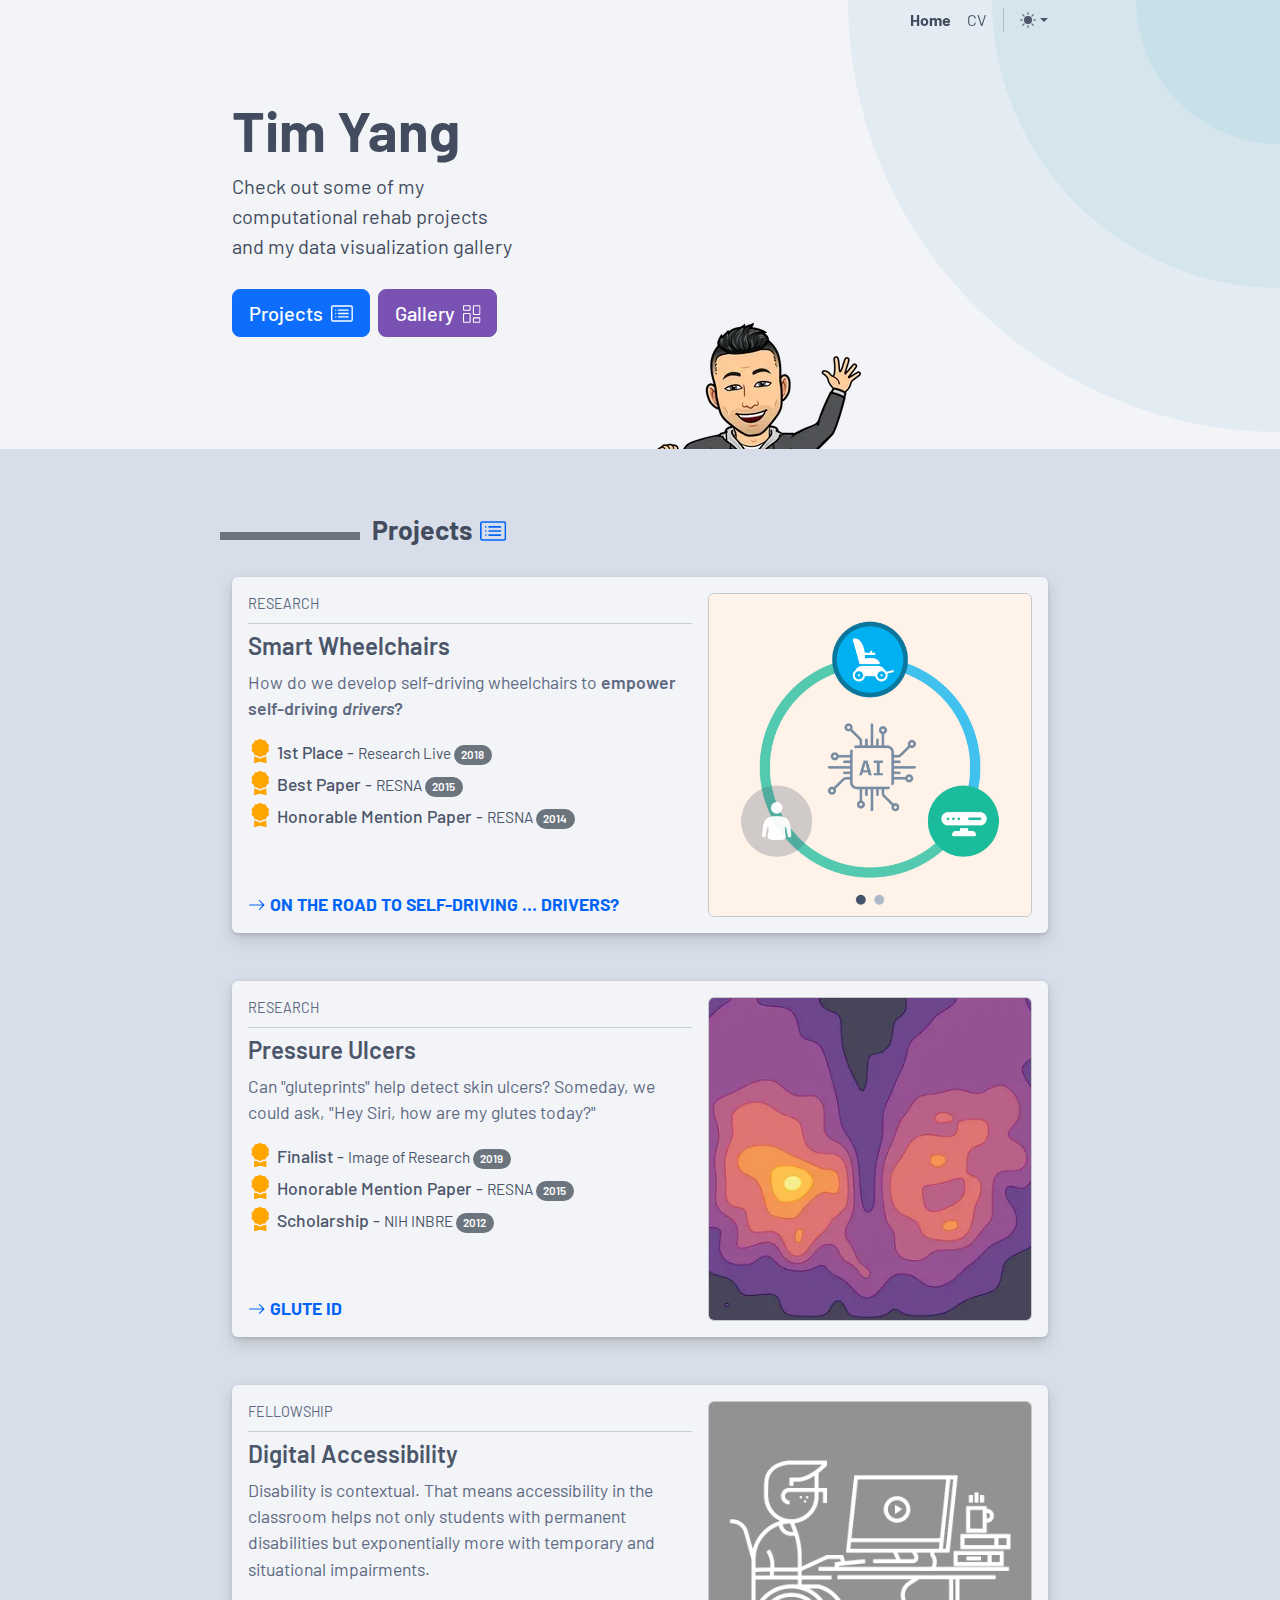
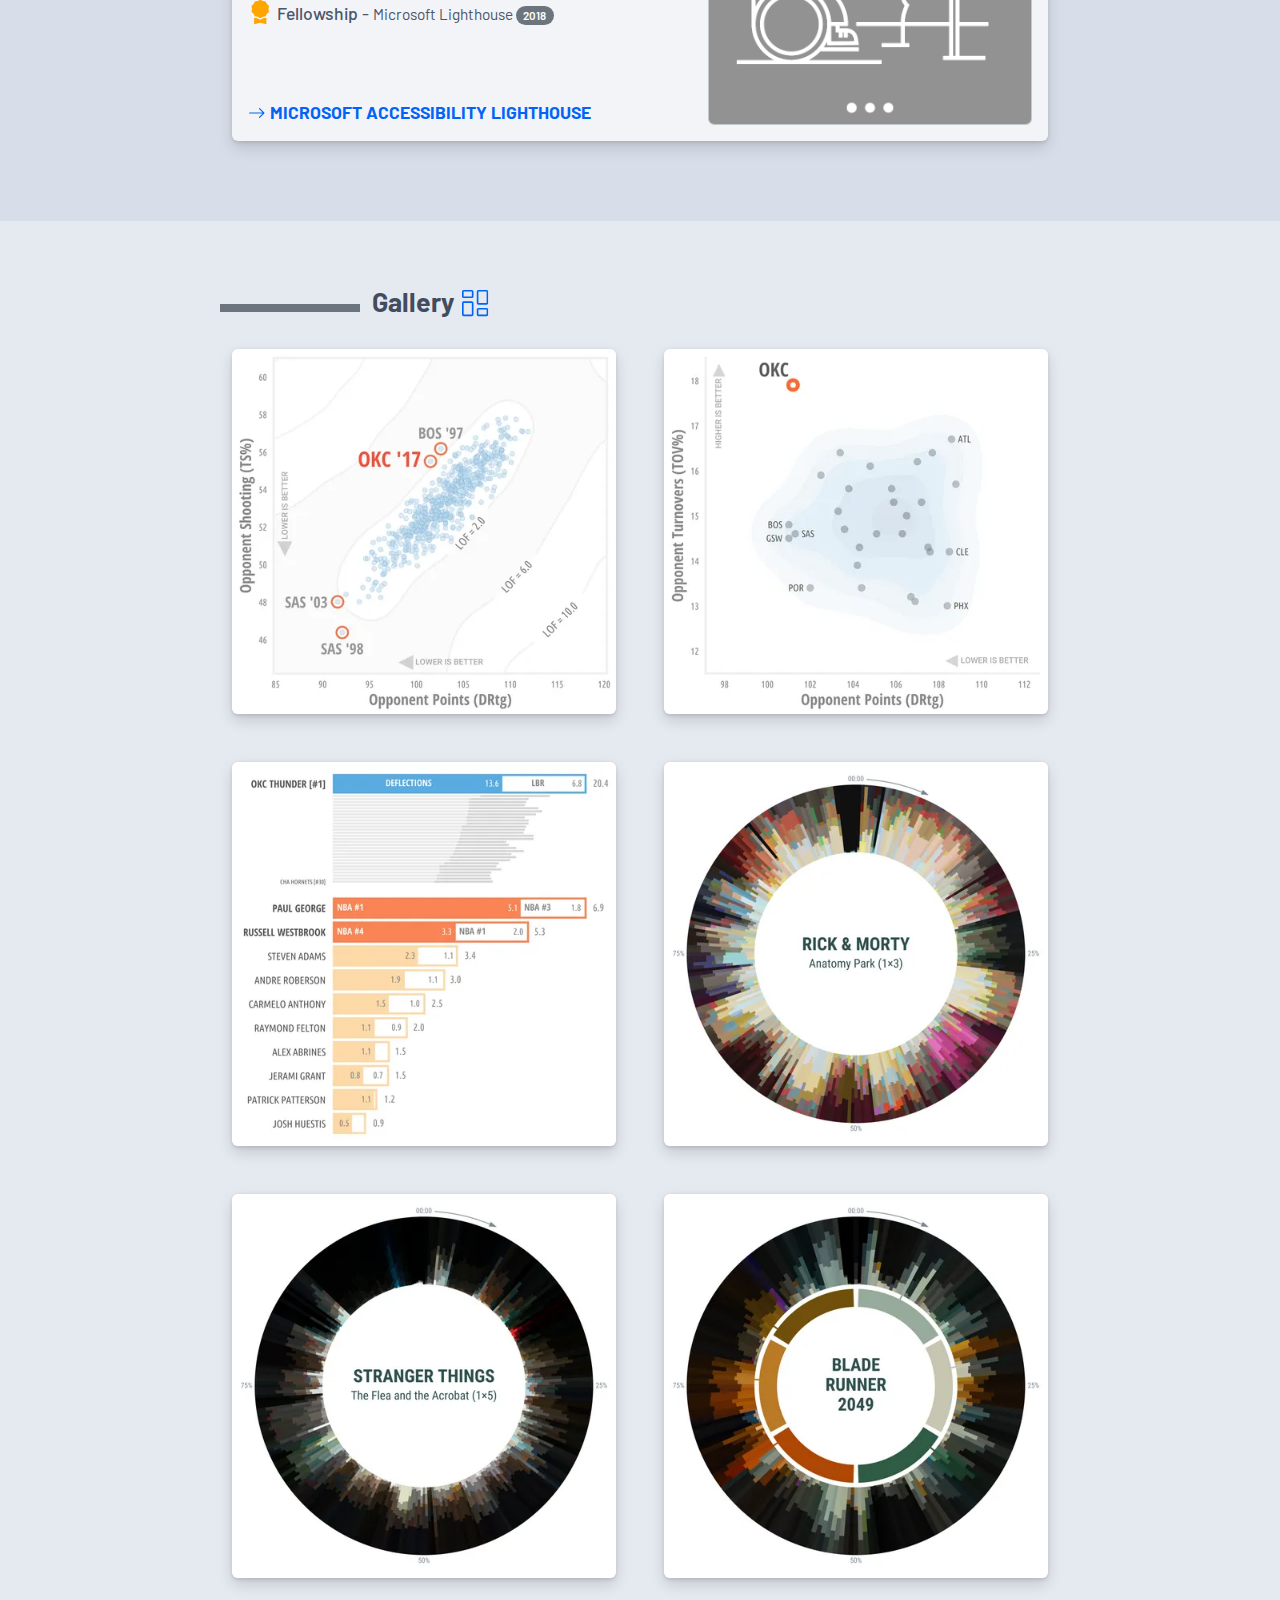
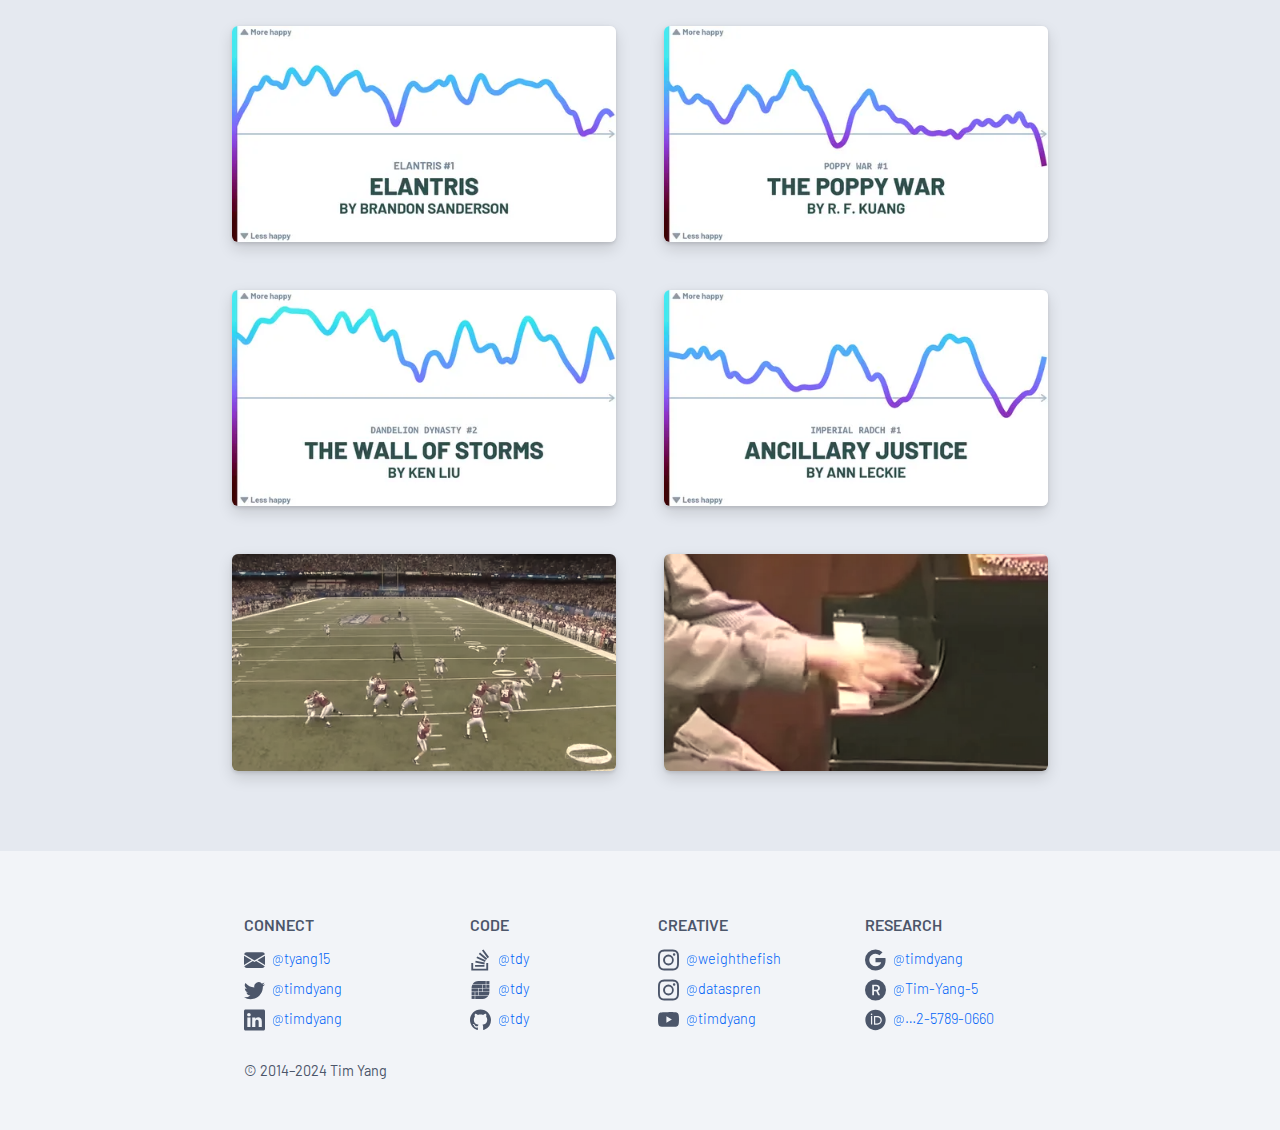
<file: index.html>
<!doctype html><html lang="en-US" class="h-100" data-bs-theme="dark"><meta charset="utf-8"><meta name="viewport" content="width=device-width,initial-scale=1"><title>Tim Yang</title><meta name="description" content="Computational rehab scientist at the University of Illinois. Check out my computational rehab projects and data viz gallery."><style>@font-face{font-display:block;font-family:bootstrap-icons;src:url(../assets/node_modules/bootstrap-icons/font/fonts/bootstrap-icons.woff2?24e3eb84d0bcaf83d77f904c78ac1f47) format("woff2"),url(../assets/node_modules/bootstrap-icons/font/fonts/bootstrap-icons.woff?24e3eb84d0bcaf83d77f904c78ac1f47) format("woff")}:root{--ms-depth-0:0 0 0 0 transparent;--ms-depth-4:0 1.6px 3.6px 0 rgba(0, 0, 0, 0.132),0 0.3px 0.9px 0 rgba(0, 0, 0, 0.108);--ms-depth-8:0 3.2px 7.2px 0 rgba(0, 0, 0, 0.132),0 0.6px 1.8px 0 rgba(0, 0, 0, 0.108);--ms-depth-16:0 6.4px 14.4px 0 rgba(0, 0, 0, 0.132),0 1.2px 3.6px 0 rgba(0, 0, 0, 0.108);--ms-depth-24:0 9.6px 14.4px 0 rgba(0, 0, 0, 0.176),0 1.8px 3.6px 0 rgba(0, 0, 0, 0.144);--ms-depth-32:0 12.8px 28.8px 0 rgba(0, 0, 0, 0.176),0 2.4px 7.2px 0 rgba(0, 0, 0, 0.144);--ms-depth-48:0 19.2px 28.8px 0 rgba(0, 0, 0, 0.308),0 3.6px 7.2px 0 rgba(0, 0, 0, 0.252);--ms-depth-64:0 25.6px 57.6px 0 rgba(0, 0, 0, 0.22),0 4.8px 14.4px 0 rgba(0, 0, 0, 0.18);--flare-width-before:5rem;--flare-width:calc(2 * var(--flare-width-before));--flare-width-after:calc(3 * var(--flare-width-before))}:root{--bs-blue:#0d6efd;--bs-indigo:#6610f2;--bs-purple:#6f42c1;--bs-pink:#d63384;--bs-red:#dc3545;--bs-orange:#fd7e14;--bs-yellow:#ffc107;--bs-green:#198754;--bs-teal:#20c997;--bs-cyan:#0dcaf0;--bs-black:#000;--bs-white:#fff;--bs-gray:#6c757d;--bs-gray-dark:#343a40;--bs-gray-100:#f8f9fa;--bs-gray-200:#e9ecef;--bs-gray-300:#dee2e6;--bs-gray-400:#ced4da;--bs-gray-500:#adb5bd;--bs-gray-600:#6c757d;--bs-gray-700:#495057;--bs-gray-800:#343a40;--bs-gray-900:#212529;--bs-primary:#0d6efd;--bs-secondary:#6c757d;--bs-success:#2dd4bf;--bs-info:#a0cdd9;--bs-warning:#ffc107;--bs-danger:#faa3a3;--bs-light:#7952b3;--bs-dark:#212529;--bs-primary-rgb:13,110,253;--bs-secondary-rgb:108,117,125;--bs-success-rgb:45,212,191;--bs-info-rgb:160,205,217;--bs-warning-rgb:255,193,7;--bs-danger-rgb:250,163,163;--bs-light-rgb:121,82,179;--bs-dark-rgb:33,37,41;--bs-primary-text-emphasis:#052c65;--bs-secondary-text-emphasis:#2b2f32;--bs-success-text-emphasis:#12554c;--bs-info-text-emphasis:#405257;--bs-warning-text-emphasis:#664d03;--bs-danger-text-emphasis:#644141;--bs-light-text-emphasis:#495057;--bs-dark-text-emphasis:#495057;--bs-primary-bg-subtle:#cfe2ff;--bs-secondary-bg-subtle:#e2e3e5;--bs-success-bg-subtle:#d5f6f2;--bs-info-bg-subtle:#ecf5f7;--bs-warning-bg-subtle:#fff3cd;--bs-danger-bg-subtle:#feeded;--bs-light-bg-subtle:#fcfcfd;--bs-dark-bg-subtle:#ced4da;--bs-primary-border-subtle:#9ec5fe;--bs-secondary-border-subtle:#c4c8cb;--bs-success-border-subtle:#abeee5;--bs-info-border-subtle:#d9ebf0;--bs-warning-border-subtle:#ffe69c;--bs-danger-border-subtle:#fddada;--bs-light-border-subtle:#e9ecef;--bs-dark-border-subtle:#adb5bd;--bs-white-rgb:255,255,255;--bs-black-rgb:0,0,0;--bs-font-sans-serif:Barlow,-apple-system,BlinkMacSystemFont,"Segoe UI",Roboto,"Helvetica Neue",Arial,sans-serif,"Apple Color Emoji","Segoe UI Emoji","Segoe UI Symbol";--bs-font-monospace:SFMono-Regular,Menlo,Monaco,Consolas,"Liberation Mono","Courier New",monospace;--bs-gradient:linear-gradient(180deg, rgba(255, 255, 255, 0.15), rgba(255, 255, 255, 0));--bs-body-font-family:var(--bs-font-sans-serif);--bs-body-font-size:1rem;--bs-body-font-weight:400;--bs-body-line-height:1.5;--bs-body-color:#212529;--bs-body-color-rgb:33,37,41;--bs-body-bg:#fff;--bs-body-bg-rgb:255,255,255;--bs-emphasis-color:#000;--bs-emphasis-color-rgb:0,0,0;--bs-secondary-color:rgba(33, 37, 41, 0.75);--bs-secondary-color-rgb:33,37,41;--bs-secondary-bg:#e9ecef;--bs-secondary-bg-rgb:233,236,239;--bs-tertiary-color:rgba(33, 37, 41, 0.5);--bs-tertiary-color-rgb:33,37,41;--bs-tertiary-bg:#f8f9fa;--bs-tertiary-bg-rgb:248,249,250;--bs-heading-color:inherit;--bs-link-color:#0d6efd;--bs-link-color-rgb:13,110,253;--bs-link-decoration:underline;--bs-link-hover-color:#0a58ca;--bs-link-hover-color-rgb:10,88,202;--bs-code-color:#d63384;--bs-highlight-color:#212529;--bs-highlight-bg:#fff3cd;--bs-border-width:1px;--bs-border-style:solid;--bs-border-color:#dee2e6;--bs-border-color-translucent:rgba(0, 0, 0, 0.175);--bs-border-radius:0.375rem;--bs-border-radius-sm:0.25rem;--bs-border-radius-lg:0.5rem;--bs-border-radius-xl:1rem;--bs-border-radius-xxl:2rem;--bs-border-radius-2xl:var(--bs-border-radius-xxl);--bs-border-radius-pill:50rem;--bs-box-shadow:0 0.5rem 1rem rgba(0, 0, 0, 0.15);--bs-box-shadow-sm:0 0.125rem 0.25rem rgba(0, 0, 0, 0.075);--bs-box-shadow-lg:0 1rem 3rem rgba(0, 0, 0, 0.175);--bs-box-shadow-inset:inset 0 1px 2px rgba(0, 0, 0, 0.075);--bs-focus-ring-width:0.25rem;--bs-focus-ring-opacity:0.25;--bs-focus-ring-color:rgba(13, 110, 253, 0.25);--bs-form-valid-color:#2dd4bf;--bs-form-valid-border-color:#2dd4bf;--bs-form-invalid-color:#faa3a3;--bs-form-invalid-border-color:#faa3a3}[data-bs-theme=dark]{color-scheme:dark;--bs-body-color:#dee2e6;--bs-body-color-rgb:222,226,230;--bs-body-bg:#212529;--bs-body-bg-rgb:33,37,41;--bs-emphasis-color:#fff;--bs-emphasis-color-rgb:255,255,255;--bs-secondary-color:rgba(222, 226, 230, 0.75);--bs-secondary-color-rgb:222,226,230;--bs-secondary-bg:#343a40;--bs-secondary-bg-rgb:52,58,64;--bs-tertiary-color:rgba(222, 226, 230, 0.5);--bs-tertiary-color-rgb:222,226,230;--bs-tertiary-bg:#2b3035;--bs-tertiary-bg-rgb:43,48,53;--bs-primary-text-emphasis:#6ea8fe;--bs-secondary-text-emphasis:#a7acb1;--bs-success-text-emphasis:#81e5d9;--bs-info-text-emphasis:#c6e1e8;--bs-warning-text-emphasis:#ffda6a;--bs-danger-text-emphasis:#fcc8c8;--bs-light-text-emphasis:#f8f9fa;--bs-dark-text-emphasis:#dee2e6;--bs-primary-bg-subtle:#031633;--bs-secondary-bg-subtle:#161719;--bs-success-bg-subtle:#092a26;--bs-info-bg-subtle:#20292b;--bs-warning-bg-subtle:#332701;--bs-danger-bg-subtle:#322121;--bs-light-bg-subtle:#343a40;--bs-dark-bg-subtle:#1a1d20;--bs-primary-border-subtle:#084298;--bs-secondary-border-subtle:#41464b;--bs-success-border-subtle:#1b7f73;--bs-info-border-subtle:#607b82;--bs-warning-border-subtle:#997404;--bs-danger-border-subtle:#966262;--bs-light-border-subtle:#495057;--bs-dark-border-subtle:#343a40;--bs-heading-color:inherit;--bs-link-color:#6ea8fe;--bs-link-hover-color:#8bb9fe;--bs-link-color-rgb:110,168,254;--bs-link-hover-color-rgb:139,185,254;--bs-code-color:#e685b5;--bs-highlight-color:#dee2e6;--bs-highlight-bg:#664d03;--bs-border-color:#495057;--bs-border-color-translucent:rgba(255, 255, 255, 0.15);--bs-form-valid-color:#75b798;--bs-form-valid-border-color:#75b798;--bs-form-invalid-color:#ea868f;--bs-form-invalid-border-color:#ea868f}*,::after,::before{box-sizing:border-box}@media (prefers-reduced-motion:no-preference){:root{scroll-behavior:smooth}}body{margin:0;font-family:var(--bs-body-font-family);font-size:var(--bs-body-font-size);font-weight:var(--bs-body-font-weight);line-height:var(--bs-body-line-height);color:var(--bs-body-color);text-align:var(--bs-body-text-align);background-color:var(--bs-body-bg);-webkit-text-size-adjust:100%}hr{margin:1rem 0;color:inherit;border:0;border-top:var(--bs-border-width) solid;opacity:.25}.h4,.h5,.h6,h1,h2,h3{margin-top:0;margin-bottom:.5rem;font-weight:500;line-height:1.2;color:var(--bs-heading-color)}h1{font-size:calc(1.375rem + 1.5vw)}@media (min-width:1200px){h1{font-size:2.5rem}}h2{font-size:calc(1.325rem + .9vw)}@media (min-width:1200px){h2{font-size:2rem}}h3{font-size:calc(1.3rem + .6vw)}.h4{font-size:calc(1.275rem + .3vw)}@media (min-width:1200px){h3{font-size:1.75rem}.h4{font-size:1.5rem}}.h5{font-size:1.25rem}.h6{font-size:1rem}p{margin-top:0;margin-bottom:1rem}ul{padding-left:2rem}ul{margin-top:0;margin-bottom:1rem}ul ul{margin-bottom:0}strong{font-weight:bolder}small{font-size:.875em}a{color:rgba(var(--bs-link-color-rgb),var(--bs-link-opacity,1));text-decoration:underline}img,svg{vertical-align:middle}button{border-radius:0}button{margin:0;font-family:inherit;font-size:inherit;line-height:inherit}button{text-transform:none}[type=button],button{-webkit-appearance:button}::-moz-focus-inner{padding:0;border-style:none}::-webkit-datetime-edit-day-field,::-webkit-datetime-edit-fields-wrapper,::-webkit-datetime-edit-hour-field,::-webkit-datetime-edit-minute,::-webkit-datetime-edit-month-field,::-webkit-datetime-edit-text,::-webkit-datetime-edit-year-field{padding:0}::-webkit-inner-spin-button{height:auto}::-webkit-search-decoration{-webkit-appearance:none}::-webkit-color-swatch-wrapper{padding:0}::file-selector-button{font:inherit;-webkit-appearance:button}.display-4{font-size:calc(1.475rem + 2.7vw);font-weight:300;line-height:1.2}@media (min-width:1200px){.display-4{font-size:3.5rem}}.list-unstyled{padding-left:0;list-style:none}.img-fluid{max-width:100%;height:auto}.container{--bs-gutter-x:1.5rem;--bs-gutter-y:0;width:100%;padding-right:calc(var(--bs-gutter-x)*.5);padding-left:calc(var(--bs-gutter-x)*.5);margin-right:auto;margin-left:auto}.container{max-width:400px}@media (min-width:520px){.container{max-width:520px}}@media (min-width:720px){.container{max-width:720px}}@media (min-width:864px){.container{max-width:864px}}:root{--bs-breakpoint-xxs:0;--bs-breakpoint-xs:520px;--bs-breakpoint-sm:720px;--bs-breakpoint-md:864px;--bs-breakpoint-lg:992px;--bs-breakpoint-xl:1200px;--bs-breakpoint-xxl:1400px}.row{--bs-gutter-x:1.5rem;--bs-gutter-y:0;display:flex;flex-wrap:wrap;margin-top:calc(-1*var(--bs-gutter-y));margin-right:calc(-.5*var(--bs-gutter-x));margin-left:calc(-.5*var(--bs-gutter-x))}.row>*{flex-shrink:0;width:100%;max-width:100%;padding-right:calc(var(--bs-gutter-x)*.5);padding-left:calc(var(--bs-gutter-x)*.5);margin-top:var(--bs-gutter-y)}.col{flex:1 0 0%}.row-cols-1>*{flex:0 0 auto;width:100%}.col-5{flex:0 0 auto;width:41.66666667%}.col-7{flex:0 0 auto;width:58.33333333%}.col-10{flex:0 0 auto;width:83.33333333%}.col-12{flex:0 0 auto;width:100%}.offset-1{margin-left:8.33333333%}.g-0{--bs-gutter-x:0}.g-0{--bs-gutter-y:0}.g-5{--bs-gutter-x:3rem}.g-5{--bs-gutter-y:3rem}@media (min-width:720px){.col-sm-3{flex:0 0 auto;width:25%}.col-sm-8{flex:0 0 auto;width:66.66666667%}.offset-sm-2{margin-left:16.66666667%}}@media (min-width:864px){.col-md-2{flex:0 0 auto;width:16.66666667%}.col-md-5{flex:0 0 auto;width:41.66666667%}.col-md-6{flex:0 0 auto;width:50%}.col-md-10{flex:0 0 auto;width:83.33333333%}.offset-md-0{margin-left:0}.g-md-5{--bs-gutter-x:3rem}.g-md-5{--bs-gutter-y:3rem}}.btn{--bs-btn-padding-x:0.75rem;--bs-btn-padding-y:0.375rem;--bs-btn-font-size:1rem;--bs-btn-font-weight:500;--bs-btn-line-height:1.5;--bs-btn-color:var(--bs-body-color);--bs-btn-bg:transparent;--bs-btn-border-width:var(--bs-border-width);--bs-btn-border-color:transparent;--bs-btn-border-radius:var(--bs-border-radius);--bs-btn-hover-border-color:transparent;--bs-btn-box-shadow:inset 0 1px 0 rgba(255, 255, 255, 0.15),0 1px 1px rgba(0, 0, 0, 0.075);--bs-btn-disabled-opacity:0.65;--bs-btn-focus-box-shadow:0 0 0 0.25rem rgba(var(--bs-btn-focus-shadow-rgb), .5);display:inline-block;padding:var(--bs-btn-padding-y) var(--bs-btn-padding-x);font-family:var(--bs-btn-font-family);font-size:var(--bs-btn-font-size);font-weight:var(--bs-btn-font-weight);line-height:var(--bs-btn-line-height);color:var(--bs-btn-color);text-align:center;text-decoration:none;vertical-align:middle;border:var(--bs-btn-border-width) solid var(--bs-btn-border-color);border-radius:var(--bs-btn-border-radius);background-color:var(--bs-btn-bg)}.btn-primary{--bs-btn-color:#fff;--bs-btn-bg:#0d6efd;--bs-btn-border-color:#0d6efd;--bs-btn-hover-color:#fff;--bs-btn-hover-bg:#0b5ed7;--bs-btn-hover-border-color:#0a58ca;--bs-btn-focus-shadow-rgb:49,132,253;--bs-btn-active-color:#fff;--bs-btn-active-bg:#0a58ca;--bs-btn-active-border-color:#0a53be;--bs-btn-active-shadow:inset 0 3px 5px rgba(0, 0, 0, 0.125);--bs-btn-disabled-color:#fff;--bs-btn-disabled-bg:#0d6efd;--bs-btn-disabled-border-color:#0d6efd}.btn-light{--bs-btn-color:#fff;--bs-btn-bg:#7952b3;--bs-btn-border-color:#7952b3;--bs-btn-hover-color:#fff;--bs-btn-hover-bg:#674698;--bs-btn-hover-border-color:#61428f;--bs-btn-focus-shadow-rgb:141,108,190;--bs-btn-active-color:#fff;--bs-btn-active-bg:#61428f;--bs-btn-active-border-color:#5b3e86;--bs-btn-active-shadow:inset 0 3px 5px rgba(0, 0, 0, 0.125);--bs-btn-disabled-color:#fff;--bs-btn-disabled-bg:#7952b3;--bs-btn-disabled-border-color:#7952b3}.btn-link{--bs-btn-font-weight:400;--bs-btn-color:var(--bs-link-color);--bs-btn-bg:transparent;--bs-btn-border-color:transparent;--bs-btn-hover-color:var(--bs-link-hover-color);--bs-btn-hover-border-color:transparent;--bs-btn-active-color:var(--bs-link-hover-color);--bs-btn-active-border-color:transparent;--bs-btn-disabled-color:#6c757d;--bs-btn-disabled-border-color:transparent;--bs-btn-box-shadow:0 0 0 #000;--bs-btn-focus-shadow-rgb:49,132,253;text-decoration:underline}.btn-lg{--bs-btn-padding-y:0.5rem;--bs-btn-padding-x:1rem;--bs-btn-font-size:1.25rem;--bs-btn-border-radius:var(--bs-border-radius-lg)}.dropdown{position:relative}.dropdown-toggle{white-space:nowrap}.dropdown-toggle::after{display:inline-block;margin-left:.255em;vertical-align:.255em;content:"";border-top:.3em solid;border-right:.3em solid transparent;border-bottom:0;border-left:.3em solid transparent}.dropdown-menu{--bs-dropdown-zindex:1000;--bs-dropdown-min-width:10rem;--bs-dropdown-padding-x:0;--bs-dropdown-padding-y:0.5rem;--bs-dropdown-spacer:0.125rem;--bs-dropdown-font-size:1rem;--bs-dropdown-color:var(--bs-body-color);--bs-dropdown-bg:var(--bs-body-bg);--bs-dropdown-border-color:var(--bs-border-color-translucent);--bs-dropdown-border-radius:var(--bs-border-radius);--bs-dropdown-border-width:var(--bs-border-width);--bs-dropdown-inner-border-radius:calc(var(--bs-border-radius) - var(--bs-border-width));--bs-dropdown-divider-bg:var(--bs-border-color-translucent);--bs-dropdown-divider-margin-y:0.5rem;--bs-dropdown-box-shadow:var(--bs-box-shadow);--bs-dropdown-link-color:var(--bs-body-color);--bs-dropdown-link-hover-color:var(--bs-body-color);--bs-dropdown-link-hover-bg:var(--bs-tertiary-bg);--bs-dropdown-link-active-color:#fff;--bs-dropdown-link-active-bg:#0d6efd;--bs-dropdown-link-disabled-color:var(--bs-tertiary-color);--bs-dropdown-item-padding-x:1rem;--bs-dropdown-item-padding-y:0.25rem;--bs-dropdown-header-color:#6c757d;--bs-dropdown-header-padding-x:1rem;--bs-dropdown-header-padding-y:0.5rem;position:absolute;z-index:var(--bs-dropdown-zindex);display:none;min-width:var(--bs-dropdown-min-width);padding:var(--bs-dropdown-padding-y) var(--bs-dropdown-padding-x);margin:0;font-size:var(--bs-dropdown-font-size);color:var(--bs-dropdown-color);text-align:left;list-style:none;background-color:var(--bs-dropdown-bg);background-clip:padding-box;border:var(--bs-dropdown-border-width) solid var(--bs-dropdown-border-color);border-radius:var(--bs-dropdown-border-radius)}.dropdown-menu-end{--bs-position:end}.dropdown-item{display:block;width:100%;padding:var(--bs-dropdown-item-padding-y) var(--bs-dropdown-item-padding-x);clear:both;font-weight:400;color:var(--bs-dropdown-link-color);text-align:inherit;text-decoration:none;white-space:nowrap;background-color:rgba(0,0,0,0);border:0;border-radius:var(--bs-dropdown-item-border-radius,0)}.dropdown-item.active{color:var(--bs-dropdown-link-active-color);text-decoration:none;background-color:var(--bs-dropdown-link-active-bg)}.nav-link{display:block;padding:var(--bs-nav-link-padding-y) var(--bs-nav-link-padding-x);font-size:var(--bs-nav-link-font-size);font-weight:var(--bs-nav-link-font-weight);color:var(--bs-nav-link-color);text-decoration:none;background:0 0;border:0}.navbar{--bs-navbar-padding-x:0;--bs-navbar-padding-y:0.5rem;--bs-navbar-color:rgba(var(--bs-emphasis-color-rgb), 0.65);--bs-navbar-hover-color:rgba(var(--bs-emphasis-color-rgb), 0.8);--bs-navbar-disabled-color:rgba(var(--bs-emphasis-color-rgb), 0.3);--bs-navbar-active-color:rgba(var(--bs-emphasis-color-rgb), 1);--bs-navbar-brand-padding-y:0.3125rem;--bs-navbar-brand-margin-end:1rem;--bs-navbar-brand-font-size:1.25rem;--bs-navbar-brand-color:rgba(var(--bs-emphasis-color-rgb), 1);--bs-navbar-brand-hover-color:rgba(var(--bs-emphasis-color-rgb), 1);--bs-navbar-nav-link-padding-x:0.5rem;--bs-navbar-toggler-padding-y:0.25rem;--bs-navbar-toggler-padding-x:0.75rem;--bs-navbar-toggler-font-size:1.25rem;--bs-navbar-toggler-icon-bg:url("data:image/svg+xml,%3csvg xmlns='http://www.w3.org/2000/svg' viewBox='0 0 30 30'%3e%3cpath stroke='rgba%2833, 37, 41, 0.75%29' stroke-linecap='round' stroke-miterlimit='10' stroke-width='2' d='M4 7h22M4 15h22M4 23h22'/%3e%3c/svg%3e");--bs-navbar-toggler-border-color:rgba(var(--bs-emphasis-color-rgb), 0.15);--bs-navbar-toggler-border-radius:var(--bs-border-radius);--bs-navbar-toggler-focus-width:0.25rem;position:relative;display:flex;flex-wrap:wrap;align-items:center;justify-content:space-between;padding:var(--bs-navbar-padding-y) var(--bs-navbar-padding-x)}.navbar>.container{display:flex;flex-wrap:inherit;align-items:center;justify-content:space-between}.navbar-brand{padding-top:var(--bs-navbar-brand-padding-y);padding-bottom:var(--bs-navbar-brand-padding-y);margin-right:var(--bs-navbar-brand-margin-end);font-size:var(--bs-navbar-brand-font-size);color:var(--bs-navbar-brand-color);text-decoration:none;white-space:nowrap}.navbar-nav{--bs-nav-link-padding-x:0;--bs-nav-link-padding-y:0.5rem;--bs-nav-link-color:var(--bs-navbar-color);--bs-nav-link-hover-color:var(--bs-navbar-hover-color);--bs-nav-link-disabled-color:var(--bs-navbar-disabled-color);display:flex;flex-direction:column;padding-left:0;margin-bottom:0;list-style:none}.navbar-nav .nav-link.active{color:var(--bs-navbar-active-color)}.navbar-nav .dropdown-menu{position:static}.navbar-expand{flex-wrap:nowrap;justify-content:flex-start}.navbar-expand .navbar-nav{flex-direction:row}.navbar-expand .navbar-nav .dropdown-menu{position:absolute}.navbar-expand .navbar-nav .nav-link{padding-right:var(--bs-navbar-nav-link-padding-x);padding-left:var(--bs-navbar-nav-link-padding-x)}.card{--bs-card-spacer-y:1rem;--bs-card-spacer-x:1rem;--bs-card-title-spacer-y:0.5rem;--bs-card-border-width:0;--bs-card-border-color:var(--bs-border-color-translucent);--bs-card-border-radius:var(--bs-border-radius);--bs-card-inner-border-radius:calc(var(--bs-border-radius) - 0);--bs-card-cap-padding-y:0.5rem;--bs-card-cap-padding-x:1rem;--bs-card-cap-bg:rgba(var(--bs-body-color-rgb), 0.03);--bs-card-bg:var(--bs-body-bg);--bs-card-img-overlay-padding:1rem;--bs-card-group-margin:0.75rem;position:relative;display:flex;flex-direction:column;min-width:0;height:var(--bs-card-height);color:var(--bs-body-color);word-wrap:break-word;background-color:var(--bs-card-bg);background-clip:border-box;border:var(--bs-card-border-width) solid var(--bs-card-border-color);border-radius:var(--bs-card-border-radius)}.card-body{flex:1 1 auto;padding:var(--bs-card-spacer-y) var(--bs-card-spacer-x);color:var(--bs-card-color)}.badge{--bs-badge-padding-x:0.65em;--bs-badge-padding-y:0.35em;--bs-badge-font-size:0.75em;--bs-badge-font-weight:600;--bs-badge-color:#fff;--bs-badge-border-radius:var(--bs-border-radius);display:inline-block;padding:var(--bs-badge-padding-y) var(--bs-badge-padding-x);font-size:var(--bs-badge-font-size);font-weight:var(--bs-badge-font-weight);line-height:1;color:var(--bs-badge-color);text-align:center;white-space:nowrap;vertical-align:baseline;border-radius:var(--bs-badge-border-radius)}.text-bg-secondary{color:#fff!important;background-color:RGBA(var(--bs-secondary-rgb),var(--bs-bg-opacity,1))!important}.fixed-top{position:fixed;top:0;right:0;left:0;z-index:1030}.visually-hidden{width:1px!important;height:1px!important;padding:0!important;margin:-1px!important;overflow:hidden!important;clip:rect(0,0,0,0)!important;white-space:nowrap!important;border:0!important}.visually-hidden:not(caption){position:absolute!important}.stretched-link::after{position:absolute;top:0;right:0;bottom:0;left:0;z-index:1;content:""}.vr{display:inline-block;align-self:stretch;width:var(--bs-border-width);min-height:1em;background-color:currentcolor;opacity:.25}.align-top{vertical-align:top!important}.align-bottom{vertical-align:bottom!important}.opacity-50{opacity:.5!important}.d-inline-block{display:inline-block!important}.d-grid{display:grid!important}.d-flex{display:flex!important}.d-none{display:none!important}.position-relative{position:relative!important}.border{border:var(--bs-border-width) var(--bs-border-style) var(--bs-border-color)!important}.border-secondary-subtle{border-color:var(--bs-secondary-border-subtle)!important}.h-100{height:100%!important}.flex-column{flex-direction:column!important}.flex-shrink-0{flex-shrink:0!important}.justify-content-center{justify-content:center!important}.justify-content-between{justify-content:space-between!important}.align-items-end{align-items:flex-end!important}.align-items-center{align-items:center!important}.align-self-center{align-self:center!important}.my-1{margin-top:.25rem!important;margin-bottom:.25rem!important}.my-2{margin-top:.5rem!important;margin-bottom:.5rem!important}.mt-2{margin-top:.5rem!important}.mt-auto{margin-top:auto!important}.me-1{margin-right:.25rem!important}.me-2{margin-right:.5rem!important}.mb-0{margin-bottom:0!important}.mb-1{margin-bottom:.25rem!important}.mb-4{margin-bottom:1.5rem!important}.mb-5{margin-bottom:3rem!important}.ms-1{margin-left:.25rem!important}.ms-2{margin-left:.5rem!important}.ms-auto{margin-left:auto!important}.p-0{padding:0!important}.p-3{padding:1rem!important}.px-1{padding-right:.25rem!important;padding-left:.25rem!important}.px-2{padding-right:.5rem!important;padding-left:.5rem!important}.px-4{padding-right:1.5rem!important;padding-left:1.5rem!important}.py-0{padding-top:0!important;padding-bottom:0!important}.py-3{padding-top:1rem!important;padding-bottom:1rem!important}.pe-0{padding-right:0!important}.pb-0{padding-bottom:0!important}.pb-1{padding-bottom:.25rem!important}.pb-4{padding-bottom:1.5rem!important}.pb-5{padding-bottom:3rem!important}.ps-2{padding-left:.5rem!important}.gap-2{gap:.5rem!important}.fs-2{font-size:calc(1.3rem + .6vw)!important}.fs-3{font-size:calc(1.275rem + .3vw)!important}.fs-4{font-size:1.25rem!important}.fs-5{font-size:1.1rem!important}.fs-7{font-size:.9rem!important}.fs-9{font-size:.7rem!important}.fw-medium{font-weight:500!important}.fw-semibold{font-weight:600!important}.fw-bold{font-weight:700!important}.text-center{text-align:center!important}.text-uppercase{text-transform:uppercase!important}.text-nowrap{white-space:nowrap!important}.text-warning{--bs-text-opacity:1;color:rgba(var(--bs-warning-rgb),var(--bs-text-opacity))!important}.text-body-secondary{--bs-text-opacity:1;color:var(--bs-secondary-color)!important}.text-body-emphasis{--bs-text-opacity:1;color:var(--bs-emphasis-color)!important}.bg-body{--bs-bg-opacity:1;background-color:rgba(var(--bs-body-bg-rgb),var(--bs-bg-opacity))!important}.bg-body-secondary{--bs-bg-opacity:1;background-color:rgba(var(--bs-secondary-bg-rgb),var(--bs-bg-opacity))!important}.bg-body-tertiary{--bs-bg-opacity:1;background-color:rgba(var(--bs-tertiary-bg-rgb),var(--bs-bg-opacity))!important}.rounded{border-radius:var(--bs-border-radius)!important}.rounded-pill{border-radius:var(--bs-border-radius-pill)!important}.z-1{z-index:1!important}@media (min-width:520px){.d-xs-inline{display:inline!important}.d-xs-none{display:none!important}}@media (min-width:720px){.d-sm-block{display:block!important}.d-sm-none{display:none!important}.ms-sm-0{margin-left:0!important}.px-sm-0{padding-right:0!important;padding-left:0!important}.fs-sm-5{font-size:1.1rem!important}.fs-sm-8{font-size:.8rem!important}}@media (min-width:864px){.d-md-inline{display:inline!important}.d-md-block{display:block!important}.d-md-flex{display:flex!important}.d-md-none{display:none!important}.justify-content-md-start{justify-content:flex-start!important}.mb-md-3{margin-bottom:1rem!important}.ms-md-1{margin-left:.25rem!important}.py-md-2{padding-top:.5rem!important;padding-bottom:.5rem!important}.pe-md-3{padding-right:1rem!important}.ps-md-0{padding-left:0!important}.ps-md-5{padding-left:3rem!important}.fs-md-5{font-size:1.1rem!important}.fs-md-6{font-size:1rem!important}.fs-md-7{font-size:.9rem!important}.text-md-start{text-align:left!important}}@media (min-width:992px){.ms-lg-2{margin-left:.5rem!important}}@media (min-width:1200px){.ms-xl-3{margin-left:1rem!important}.fs-2{font-size:1.75rem!important}.fs-3{font-size:1.5rem!important}}@media (min-width:1400px){.ms-xxl-4{margin-left:1.5rem!important}}.bi::before{display:inline-block;font-family:bootstrap-icons!important;font-style:normal;font-weight:400!important;font-variant:normal;text-transform:none;line-height:1;vertical-align:-.125em;-webkit-font-smoothing:antialiased;-moz-osx-font-smoothing:grayscale}.clickable-sm{box-shadow:var(--ms-depth-16)}.opacity-30{opacity:.3}.fa{box-sizing:content-box;display:inline-block;fill:currentcolor;font-size:1em;height:1em;overflow:visible;vertical-align:-.125em;width:.875em}.fa-lg{font-size:1.25em;line-height:.05em;vertical-align:-.2em}.navbar .dropdown-menu .active .fa{display:block!important}:root{--nord-dark:#292e39;--nord-light:#f2f4f8;--nord0:#2e3440;--nord1:#3b4252;--nord2:#434c5e;--nord3:#4c566a;--nord3-secondary:#5e6a82;--nord3-tertiary:#707e9a;--nord4:#d8dee9;--nord5:#e5e9f0;--nord6:#eceff4;--nord7:#8fbcbb;--nord8:#88c0d0;--nord9:#81a1c1;--nord10:#5e81ac;--nord11:#bf616a;--nord12:#d08770;--nord13:#ebcb8b;--nord14:#a3be8c;--nord15:#b48ead}[data-bs-theme=dark]{--bs-body-bg:var(--nord0);--bs-secondary-bg:var(--nord1);--bs-tertiary-bg:var(--nord2);--bs-body-color:var(--nord6);--bs-emphasis-color:var(--nord-light);--bs-heading-color:var(--nord6);--bs-link-color:lightskyblue;--bs-link-hover-color:powderblue;--bs-secondary-color:var(--nord5);--bs-tertiary-color:var(--nord4)}[data-bs-theme=dark] .nav-link{color:var(--nord4)}[data-bs-theme=dark] .nav-link.active{color:var(--nord5)}:root{--nord-dark-rgb:41,46,57;--nord-light-rgb:242,244,248;--nord0-rgb:46,52,64;--nord1-rgb:59,66,82;--nord2-rgb:67,76,94;--nord3-rgb:76,86,106;--nord3-secondary-rgb:94,106,130;--nord3-tertiary-rgb:112,126,154;--nord4-rgb:216,222,233;--nord5-rgb:229,233,240;--nord6-rgb:236,239,244;--nord7-rgb:143,188,187;--nord8-rgb:136,192,208;--nord9-rgb:129,161,193;--nord10-rgb:94,129,172;--nord11-rgb:191,97,106;--nord12-rgb:208,135,112;--nord13-rgb:235,203,139;--nord14-rgb:163,190,140;--nord15-rgb:180,142,173}[data-bs-theme=dark]{--bs-body-bg-rgb:var(--nord0-rgb);--bs-secondary-bg-rgb:var(--nord1-rgb);--bs-tertiary-bg-rgb:var(--nord2-rgb);--bs-body-color-rgb:var(--nord6-rgb);--bs-emphasis-color-rgb:var(--nord-light-rgb);--bs-heading-color-rgb:var(--nord6-rgb);--bs-link-color-rgb:135,206,250;--bs-link-hover-color-rgb:176,224,230;--bs-secondary-color-rgb:var(--nord5-rgb);--bs-tertiary-color-rgb:var(--nord4-rgb)}h2.cv{font-size:1.67rem;font-weight:700}:target{scroll-margin-top:5rem}a{text-decoration:none}section{padding-bottom:5rem;padding-top:4rem}section[aria-labelledby=hero]{padding-top:8rem;padding-bottom:6rem}section[aria-labelledby=hero] .cta{margin:0 auto;width:15rem}strong{font-weight:600}.active.dropdown-item,.active.nav-link{font-weight:700}.bi{width:1em;height:1em;fill:currentcolor}.color-modes .dropdown-menu{padding:.25rem}.color-modes .dropdown-menu li+li{margin-top:.125rem}.color-modes .dropdown-item{border-radius:.25rem}.color-modes .active .bi{display:block!important}.divider{background:var(--bs-secondary);height:.5rem;margin-top:1.165rem}.dropdown-menu[aria-labelledby=bd-theme]{--bs-dropdown-min-width:9rem}.nav-bg{background:var(--bs-body-bg);height:100%;opacity:0;position:absolute;width:100%;z-index:-1}.navbar-brand{opacity:0;z-index:-1}.nav-link:before{content:attr(data-before-content);display:block;font-weight:700;height:0;overflow:hidden;visibility:hidden}.flare-tr,.flare-tr::after,.flare-tr::before{display:block;position:absolute;right:0}.flare-tr,.flare-tr::after,.flare-tr::before{border-radius:0 0 0 100%;top:0}.flare-tr{width:var(--flare-width);height:var(--flare-width)}.flare-tr:before{content:"";height:var(--flare-width-before);width:var(--flare-width-before)}.flare-tr:after{content:"";width:var(--flare-width-after);height:var(--flare-width-after)}[data-bs-theme=dark] .flare-tr,[data-bs-theme=dark] .flare-tr::after,[data-bs-theme=dark] .flare-tr::before{background:rgba(var(--nord7-rgb),.05)}@media (max-width:374px){.text-nowrap{white-space:normal!important}}@media (min-width:576px){:root{--flare-width-before:6.5rem}}@media (min-width:720px){:root{--flare-width-before:7.5rem}.dropdown-menu[aria-labelledby=bd-theme]{--bs-dropdown-min-width:8rem}}@media (min-width:864px){h2.cv{font-weight:600}:root{--flare-width-before:5.5rem}section[aria-labelledby=hero]{padding-top:6rem}section[aria-labelledby=hero] .cta{width:unset}}@media (min-width:992px){:root{--flare-width-before:7rem}}@media (min-width:1200px){:root{--flare-width-before:9rem}}</style><script async="" src="https://www.googletagmanager.com/gtag/js?id=G-P7LNRZQCQE"></script><script>function gtag(){dataLayer.push(arguments)}window.dataLayer=window.dataLayer||[],gtag("js",new Date),gtag("config","G-P7LNRZQCQE")</script><meta name="author" content="Tim Yang"><meta name="twitter:card" content="summary"><meta name="twitter:site" content="@timdyang"><meta name="twitter:creator" content="@timdyang"><meta property="og:site_name" content="Tim Yang"><meta property="og:locale" content="en-US"><meta property="og:url" content="https://timdyang.com/"><meta property="og:title" content="Tim Yang"><meta property="og:type" content="website"><meta property="og:description" content="Computational rehab scientist at the University of Illinois. Check out my computational rehab projects and data viz gallery."><meta property="og:image" content="https://timdyang.com/media/images/avatar/small@2x.png"><link rel="preconnect" href="https://fonts.googleapis.com"><link rel="preconnect" href="https://fonts.gstatic.com" crossorigin=""><link href="https://fonts.googleapis.com/css2?family=Barlow:ital,wght@0,300;0,400;0,500;0,600;0,700;1,300;1,400;1,500;1,600;1,700&amp;display=swap" rel="stylesheet" media="print" onload='this.media="all"'><link rel="stylesheet" href="/assets/css/index.min.css" media="print" onload='this.media="all"'><script>(()=>{"use strict";const t=()=>localStorage.getItem("theme"),a=()=>{var e=t();return e||(window.matchMedia("(prefers-color-scheme: dark)").matches?"dark":"light")},r=e=>{"auto"===e&&window.matchMedia("(prefers-color-scheme: dark)").matches?document.documentElement.setAttribute("data-bs-theme","dark"):document.documentElement.setAttribute("data-bs-theme",e)},c=(r(a()),(e,t=!1)=>{var a,r,c,d=document.querySelector("#bd-theme");d&&(a=document.querySelector("#bd-theme-text"),c=document.querySelector(".theme-icon-active use"),r=(e=document.querySelector(`[data-bs-theme-value="${e}"]`)).querySelector("svg use").getAttribute("href"),document.querySelectorAll("[data-bs-theme-value]").forEach(e=>{e.classList.remove("active"),e.setAttribute("aria-pressed","false")}),e.classList.add("active"),e.setAttribute("aria-pressed","true"),c.setAttribute("href",r),c=`${a.textContent} (${e.dataset.bsThemeValue})`,d.setAttribute("aria-label",c),t)&&d.focus()});window.matchMedia("(prefers-color-scheme: dark)").addEventListener("change",()=>{var e=t();"light"!==e&&"dark"!==e&&r(a())}),window.addEventListener("DOMContentLoaded",()=>{c(a()),document.querySelectorAll("[data-bs-theme-value]").forEach(t=>{t.addEventListener("click",()=>{var e=t.getAttribute("data-bs-theme-value");localStorage.setItem("theme",e),r(e),c(e,!0)})})})})()</script><body class="d-flex flex-column bg-body-secondary h-100"><a href="#skip" class="visually-hidden">Skip to main content</a><header class="navbar navbar-expand fixed-top py-3 py-md-2"><div class="nav-bg"></div><div class="container d-flex align-items-center justify-content-between fs-4 fs-sm-5 fs-md-6 px-4"><a href="/" class="navbar-brand text-uppercase fs-4 fs-sm-5 fs-md-6 py-0">Tim Yang</a><nav class="d-flex align-items-center"><ul class="navbar-nav ms-auto"><li class="nav-item px-1 px-sm-0"><a href="/" class="nav-link active py-0" aria-current="page" data-before-content="Home">Home</a><li class="nav-item px-1 px-sm-0"><a href="/cv/" class="nav-link py-0" data-before-content="CV">CV</a></ul><div class="d-flex px-2" style="height:24px"><span class="vr opacity-30"></span></div><ul class="navbar-nav"><li class="nav-item dropdown color-modes"><button class="nav-link btn btn-link dropdown-toggle d-flex align-items-center p-0 ps-2 ms-1 ms-sm-0" id="bd-theme" type="button" aria-expanded="false" data-bs-toggle="dropdown" data-bs-display="static"><svg id="bd-theme-text" class="fa bi theme-icon-active" aria-hidden="true" role="img"><use href="/assets/img/bi.svg#circle-half"></use></svg> <span class="visually-hidden ms-2" id="bd-theme-text">Toggle theme</span></button><ul class="dropdown-menu dropdown-menu-end fs-4 fs-sm-5 fs-md-6 mt-2" aria-labelledby="bd-theme"><li><button type="button" class="dropdown-item d-flex align-items-center" data-bs-theme-value="light"><svg class="fa bi theme-icon opacity-50 me-2" aria-hidden="true" role="img"><use href="/assets/img/bi.svg#sun-fill"></use></svg> Light <svg class="fa bi ms-auto d-none" aria-hidden="true" role="img"><use href="/assets/img/bi.svg#check2"></use></svg></button><li><button type="button" class="dropdown-item d-flex align-items-center" data-bs-theme-value="dark"><svg class="fa bi theme-icon opacity-50 me-2" aria-hidden="true" role="img"><use href="/assets/img/bi.svg#moon-stars-fill"></use></svg> Dark <svg class="fa bi ms-auto d-none" aria-hidden="true" role="img"><use href="/assets/img/bi.svg#check2"></use></svg></button><li><button type="button" class="dropdown-item d-flex align-items-center active" data-bs-theme-value="auto"><svg class="fa bi theme-icon opacity-50 me-2" aria-hidden="true" role="img"><use href="/assets/img/bi.svg#circle-half"></use></svg> Auto <svg class="fa bi ms-auto d-none" aria-hidden="true" role="img"><use href="/assets/img/bi.svg#check2"></use></svg></button></ul></ul></nav></div></header><main id="skip" class="flex-shrink-0"><section aria-labelledby="hero" class="bg-body position-relative pb-0"><div class="container px-4"><div class="row g-md-5 align-items-end"><div class="col-10 offset-1 col-sm-8 offset-sm-2 col-md-5 offset-md-0 text-center text-md-start pb-5 mb-5 z-1"><h1 id="hero" class="text-body-emphasis fw-bold display-4">Tim Yang</h1><p class="text-body-emphasis fs-4 mb-4 pb-1"><span class="text-nowrap">Check out some of my</span> <span class="text-nowrap">computational rehab projects</span> <span class="text-nowrap">and my data visualization gallery</span><div class="cta d-grid gap-2 d-md-flex mb-md-3"><a href="#projects" role="button" class="btn btn-lg btn-primary">Projects <svg class="fa fa-lg ms-1" aria-hidden="true" role="img"><use href="/assets/img/bi.svg#card-list"></use></svg> </a><a href="#gallery" role="button" class="btn btn-lg btn-light">Gallery <svg class="fa ms-1" aria-hidden="true" role="img"><use href="/assets/img/bi.svg#columns-gap"></use></svg></a></div></div><div class="col-md-6 d-flex justify-content-center justify-content-md-start p-0 ps-2 ps-md-5 mt-2 ms-md-1 ms-lg-2 ms-xl-3 ms-xxl-4 z-1"><picture><source type="image/webp" srcset="/media/images/avatar/small.webp, /media/images/avatar/small@2x.webp 2x"><source type="image/png" srcset="/media/images/avatar/small.png, /media/images/avatar/small@2x.png 2x"><img src="/media/images/avatar/small@2x.png" alt="" class="img-fluid" width="233" height="128.22103658536585" decoding="async"></picture></div></div></div><div class="flare-tr"></div></section><section aria-labelledby="projects" class="bg-body-tertiary"><div class="container px-4"><div class="row pb-4"><div class="divider d-none d-md-block col-sm-3 col-md-2"></div><div class="col-12 text-center col-md-10 text-md-start"><h2 id="projects" class="cv d-inline-block text-body-emphasis fw-bold">Projects</h2><a href="#projects" class="anchor align-top fs-3 ms-2"><svg class="fa fa-lg" aria-hidden="true" role="img"><use href="/assets/img/bi.svg#card-list"></use></svg> <span class="visually-hidden">Projects section anchor</span></a></div></div><div class="row row-cols-1 g-5"><div class="col"><div class="card clickable-sm bg-body"><div class="row g-0"><div class="col-7"><div class="card-body d-flex flex-column h-100 pe-0 pe-md-3"><div class="fs-9 fs-sm-8 fs-md-7 text-uppercase text-body-secondary">Research</div><hr class="my-2" aria-hidden="true"><h3 class="h6 d-sm-none fw-bold mb-1">Smart Wheelchairs</h3><h3 class="h5 d-none d-sm-block d-md-none fw-bold">Smart Wheelchairs</h3><h3 class="h4 d-none d-md-block fw-semibold">Smart Wheelchairs</h3><p class="d-none d-sm-block d-md-none card-text text-body-secondary">Empowering self-driving <em>drivers</em>&hellip;<p class="d-none d-md-block card-text text-body-secondary fs-md-5">How do we develop self-driving wheelchairs to <strong>empower self-driving <em>drivers</em>?</strong><p class="d-sm-none card-text my-1"><svg class="fa text-warning align-bottom fs-2" aria-hidden="true" role="img"><use href="/assets/img/bi.svg#award-fill"></use></svg> <svg class="fa text-warning align-bottom fs-2" aria-hidden="true" role="img"><use href="/assets/img/bi.svg#award-fill"></use></svg> <svg class="fa text-warning align-bottom fs-2" aria-hidden="true" role="img"><use href="/assets/img/bi.svg#award-fill"></use></svg> <span class="text-body-secondary">3 awards</span><ul class="d-none d-sm-block list-unstyled"><li class="fs-5 pb-1"><svg class="fa text-warning align-bottom fs-2" aria-labelledby="svg-awarded-24032398-0320-40a4-a1a7-55c0ac5e8860" role="img"><title id="svg-awarded-24032398-0320-40a4-a1a7-55c0ac5e8860">Awarded</title><use href="/assets/img/bi.svg#award-fill"></use></svg> <span class="fw-medium">1st Place</span> - <small>Research Live <span class="badge text-bg-secondary rounded-pill">2018</span></small><li class="fs-5 pb-1"><svg class="fa text-warning align-bottom fs-2" aria-labelledby="svg-awarded-7cfbd65d-e7bb-4c99-995f-7a0ae60865dc" role="img"><title id="svg-awarded-7cfbd65d-e7bb-4c99-995f-7a0ae60865dc">Awarded</title><use href="/assets/img/bi.svg#award-fill"></use></svg> <span class="fw-medium">Best Paper</span> - <small>RESNA <span class="badge text-bg-secondary rounded-pill">2015</span></small><li class="fs-5 pb-1"><svg class="fa text-warning align-bottom fs-2" aria-labelledby="svg-awarded-f6e46f74-cc5e-4df2-9a61-db6296dd48a2" role="img"><title id="svg-awarded-f6e46f74-cc5e-4df2-9a61-db6296dd48a2">Awarded</title><use href="/assets/img/bi.svg#award-fill"></use></svg> <span class="fw-medium">Honorable Mention Paper</span> - <small>RESNA <span class="badge text-bg-secondary rounded-pill">2014</span></small></ul><a href="https://mediaspace.illinois.edu/media/t/1_8q4nzqb7/10797641" class="stretched-link fw-bold text-uppercase mt-auto mb-0"><svg class="fa fa-lg me-1" aria-hidden="true" role="img"><use href="/assets/img/bi.svg#arrow-right"></use></svg><span class="d-xs-none fs-7">Self-driving drivers</span><span class="d-none d-xs-inline d-md-none fs-7 fs-sm-5">Self-driving &hellip; drivers?</span><span class="d-none d-md-inline fs-5">On the road to self-driving &hellip; drivers?</span></a></div></div><picture class="col-5 align-self-center p-3 ps-md-0"><source type="image/webp" srcset="/media/images/smart_wheelchairs/big@2x.webp"><img src="/media/images/smart_wheelchairs/big@2x.gif" alt="Gif. Frame 1: Wheelchair, sensor, and person connected in a loop. Frame 2: Person excluded from the loop." class="img-fluid rounded border border-secondary-subtle" width="1000" height="1000" decoding="async"></picture></div></div></div><div class="col"><div class="card clickable-sm bg-body"><div class="row g-0"><div class="col-7"><div class="card-body d-flex flex-column h-100 pe-0 pe-md-3"><div class="fs-9 fs-sm-8 fs-md-7 text-uppercase text-body-secondary">Research</div><hr class="my-2" aria-hidden="true"><h3 class="h6 d-sm-none fw-bold mb-1">Pressure Ulcers</h3><h3 class="h5 d-none d-sm-block d-md-none fw-bold">Pressure Ulcers</h3><h3 class="h4 d-none d-md-block fw-semibold">Pressure Ulcers</h3><p class="d-none d-sm-block d-md-none card-text text-body-secondary">"Gluteprints" for pressure ulcers&hellip;<p class="d-none d-md-block card-text text-body-secondary fs-md-5">Can "gluteprints" help detect skin ulcers? Someday, we could ask, "Hey Siri, how are my glutes today?"<p class="d-sm-none card-text my-1"><svg class="fa text-warning align-bottom fs-2" aria-hidden="true" role="img"><use href="/assets/img/bi.svg#award-fill"></use></svg> <svg class="fa text-warning align-bottom fs-2" aria-hidden="true" role="img"><use href="/assets/img/bi.svg#award-fill"></use></svg> <svg class="fa text-warning align-bottom fs-2" aria-hidden="true" role="img"><use href="/assets/img/bi.svg#award-fill"></use></svg> <span class="text-body-secondary">3 awards</span><ul class="d-none d-sm-block list-unstyled"><li class="fs-5 pb-1"><svg class="fa text-warning align-bottom fs-2" aria-labelledby="svg-awarded-a8cea5e0-679c-4d20-b3b0-9765e2ff1378" role="img"><title id="svg-awarded-a8cea5e0-679c-4d20-b3b0-9765e2ff1378">Awarded</title><use href="/assets/img/bi.svg#award-fill"></use></svg> <span class="fw-medium">Finalist</span> - <small>Image of Research <span class="badge text-bg-secondary rounded-pill">2019</span></small><li class="fs-5 pb-1"><svg class="fa text-warning align-bottom fs-2" aria-labelledby="svg-awarded-fcc3be2f-4531-415a-a0b5-fff5ef6fbdba" role="img"><title id="svg-awarded-fcc3be2f-4531-415a-a0b5-fff5ef6fbdba">Awarded</title><use href="/assets/img/bi.svg#award-fill"></use></svg> <span class="fw-medium">Honorable Mention Paper</span> - <small>RESNA <span class="badge text-bg-secondary rounded-pill">2015</span></small><li class="fs-5 pb-1"><svg class="fa text-warning align-bottom fs-2" aria-labelledby="svg-awarded-c3672a0e-773b-410e-8505-72bb172ea6aa" role="img"><title id="svg-awarded-c3672a0e-773b-410e-8505-72bb172ea6aa">Awarded</title><use href="/assets/img/bi.svg#award-fill"></use></svg> <span class="fw-medium">Scholarship</span> - <small>NIH INBRE <span class="badge text-bg-secondary rounded-pill">2012</span></small></ul><a href="https://hdl.handle.net/2142/103748" class="stretched-link fw-bold text-uppercase mt-auto mb-0"><svg class="fa fa-lg me-1" aria-hidden="true" role="img"><use href="/assets/img/bi.svg#arrow-right"></use></svg><span class="d-xs-none fs-7">Glute ID</span><span class="d-none d-xs-inline d-md-none fs-7 fs-sm-5">Glute ID</span><span class="d-none d-md-inline fs-5">Glute ID</span></a></div></div><picture class="col-5 align-self-center p-3 ps-md-0"><source type="image/webp" media="(min-width: 520px)" srcset="/media/images/pressure_ulcers/small.webp, /media/images/pressure_ulcers/small@2x.webp 2x"><source type="image/webp" media="(max-width: 519px)" srcset="/small.webp, /media/images/pressure_ulcers/thumbnail@2x.webp 2x"><source type="image/png" media="(min-width: 520px)" srcset="/media/images/pressure_ulcers/small.png, /media/images/pressure_ulcers/small@2x.png 2x"><source type="image/png" media="(max-width: 519px)" srcset="/media/images/pressure_ulcers/thumbnail.png, /media/images/pressure_ulcers/thumbnail@2x.png 2x"><img src="/media/images/pressure_ulcers/small@2x.png" class="img-fluid rounded border border-secondary-subtle" alt="An interface pressure contour map of the buttocks." width="1000" height="1000" loading="lazy" decoding="async"></picture></div></div></div><div class="col"><div class="card clickable-sm bg-body"><div class="row g-0"><div class="col-7"><div class="card-body d-flex flex-column h-100 pe-0 pe-md-3"><div class="fs-9 fs-sm-8 fs-md-7 text-uppercase text-body-secondary">Fellowship</div><hr class="my-2" aria-hidden="true"><h3 class="h6 d-sm-none fw-bold mb-1">Digital Accessibility</h3><h3 class="h5 d-none d-sm-block d-md-none fw-bold">Digital Accessibility</h3><h3 class="h4 d-none d-md-block fw-semibold">Digital Accessibility</h3><p class="d-none d-sm-block d-md-none card-text text-body-secondary">Toward inclusive design&hellip;<p class="d-none d-md-block card-text text-body-secondary fs-md-5">Disability is contextual. That means accessibility in the classroom helps not only students with permanent disabilities but exponentially more with temporary and situational impairments.<p class="d-sm-none card-text my-1"><svg class="fa text-warning align-bottom fs-2" aria-hidden="true" role="img"><use href="/assets/img/bi.svg#award-fill"></use></svg> <span class="text-body-secondary">1 awards</span><ul class="d-none d-sm-block list-unstyled"><li class="fs-5 pb-1"><svg class="fa text-warning align-bottom fs-2" aria-labelledby="svg-awarded-b098afd1-2767-49e1-9211-aef6a9a3591f" role="img"><title id="svg-awarded-b098afd1-2767-49e1-9211-aef6a9a3591f">Awarded</title><use href="/assets/img/bi.svg#award-fill"></use></svg> <span class="fw-medium">Fellowship</span> - <small>Microsoft Lighthouse <span class="badge text-bg-secondary rounded-pill">2018</span></small></ul><a href="https://cs.illinois.edu/news/microsoft-and-university-illinois-launch-accessibility-lighthouse-program" class="stretched-link fw-bold text-uppercase mt-auto mb-0"><svg class="fa fa-lg me-1" aria-hidden="true" role="img"><use href="/assets/img/bi.svg#arrow-right"></use></svg><span class="d-xs-none fs-7">Microsoft LH</span><span class="d-none d-xs-inline d-md-none fs-7 fs-sm-5">Microsoft Lighthouse</span><span class="d-none d-md-inline fs-5">Microsoft Accessibility Lighthouse</span></a></div></div><picture class="col-5 align-self-center p-3 ps-md-0"><source type="image/webp" srcset="/media/images/digital_accessibility/small@2x.webp"><img src="/media/images/digital_accessibility/small@2x.gif" alt="Gif. Avatars of people with disabilities performing various activities of daily living." class="img-fluid rounded border border-secondary-subtle" width="1000" height="1000" loading="lazy" decoding="async"></picture></div></div></div></div></div></section><section aria-labelledby="gallery" class="bg-body-secondary"><div class="container px-4"><div class="row pb-4"><div class="divider d-none d-md-block col-sm-3 col-md-2"></div><div class="col-12 text-center col-md-10 text-md-start"><h2 id="gallery" class="cv d-inline-block text-body-emphasis fw-bold">Gallery</h2><a href="#gallery" class="anchor align-top fs-3 ms-2"><svg class="fa fa-lg" aria-hidden="true" role="img"><use href="/assets/img/bi.svg#columns-gap"></use></svg> <span class="visually-hidden">Gallery section anchor</span></a></div></div><div class="row row-cols-1 row-cols-sm-2 g-5 g-sm-4 g-md-5"><div class="col"><div class="card clickable text-start"><picture><source type="image/webp" media="(min-width: 864px)" srcset="/media/images/okc_opp_ts/regular.webp, /media/images/okc_opp_ts/regular@2x.webp 2x"><source type="image/webp" media="(min-width: 720px)" srcset="/media/images/okc_opp_ts/small.webp, /media/images/okc_opp_ts/small@2x.webp 2x"><source type="image/webp" media="(min-width: 520px)" srcset="/media/images/okc_opp_ts/regular.webp, /media/images/okc_opp_ts/regular@2x.webp 2x"><source type="image/webp" media="(max-width: 519px)" srcset="/media/images/okc_opp_ts/small.webp, /media/images/okc_opp_ts/small@2x.webp 2x"><source type="image/png" media="(min-width: 864px)" srcset="/media/images/okc_opp_ts/regular.png, /media/images/okc_opp_ts/regular@2x.png 2x"><source type="image/png" media="(min-width: 720px)" srcset="/media/images/okc_opp_ts/small.png, /media/images/okc_opp_ts/small@2x.png 2x"><source type="image/png" media="(min-width: 520px)" srcset="/media/images/okc_opp_ts/regular.png, /media/images/okc_opp_ts/regular@2x.png 2x"><source type="image/png" media="(max-width: 519px)" srcset="/media/images/okc_opp_ts/small.png, /media/images/okc_opp_ts/small@2x.png 2x"><img src="/media/images/okc_opp_ts/big@2x.png" class="card-img img-fluid rounded" alt="The strong 2017 OKC Thunder defense was surprisingly subpar at stopping shooters." loading="lazy" decoding="async" width="1000" height="950.1466275659825"></picture><a href="https://www.instagram.com/p/BdRLR46ACN6" class="card-img-overlay stretched-link"><span class="visually-hidden">Instagram @dataspren</span></a></div></div><div class="col"><div class="card clickable text-start"><picture><source type="image/webp" media="(min-width: 864px)" srcset="/media/images/okc_opp_tov/regular.webp, /media/images/okc_opp_tov/regular@2x.webp 2x"><source type="image/webp" media="(min-width: 720px)" srcset="/media/images/okc_opp_tov/small.webp, /media/images/okc_opp_tov/small@2x.webp 2x"><source type="image/webp" media="(min-width: 520px)" srcset="/media/images/okc_opp_tov/regular.webp, /media/images/okc_opp_tov/regular@2x.webp 2x"><source type="image/webp" media="(max-width: 519px)" srcset="/media/images/okc_opp_tov/small.webp, /media/images/okc_opp_tov/small@2x.webp 2x"><source type="image/png" media="(min-width: 864px)" srcset="/media/images/okc_opp_tov/regular.png, /media/images/okc_opp_tov/regular@2x.png 2x"><source type="image/png" media="(min-width: 720px)" srcset="/media/images/okc_opp_tov/small.png, /media/images/okc_opp_tov/small@2x.png 2x"><source type="image/png" media="(min-width: 520px)" srcset="/media/images/okc_opp_tov/regular.png, /media/images/okc_opp_tov/regular@2x.png 2x"><source type="image/png" media="(max-width: 519px)" srcset="/media/images/okc_opp_tov/small.png, /media/images/okc_opp_tov/small@2x.png 2x"><img src="/media/images/okc_opp_tov/big@2x.png" class="card-img img-fluid rounded" alt="The strong 2017 OKC Thunder defense relied heavily on generating turnovers." loading="lazy" decoding="async" width="1000" height="950.1466275659825"></picture><a href="https://www.instagram.com/dataspren" class="card-img-overlay stretched-link"><span class="visually-hidden">Instagram @dataspren</span></a></div></div><div class="col"><div class="card clickable text-start"><picture><source type="image/webp" media="(min-width: 864px)" srcset="/media/images/okc_hustle/regular.webp, /media/images/okc_hustle/regular@2x.webp 2x"><source type="image/webp" media="(min-width: 720px)" srcset="/media/images/okc_hustle/small.webp, /media/images/okc_hustle/small@2x.webp 2x"><source type="image/webp" media="(min-width: 520px)" srcset="/media/images/okc_hustle/regular.webp, /media/images/okc_hustle/regular@2x.webp 2x"><source type="image/webp" media="(max-width: 519px)" srcset="/media/images/okc_hustle/small.webp, /media/images/okc_hustle/small@2x.webp 2x"><source type="image/png" media="(min-width: 864px)" srcset="/media/images/okc_hustle/regular.png, /media/images/okc_hustle/regular@2x.png 2x"><source type="image/png" media="(min-width: 720px)" srcset="/media/images/okc_hustle/small.png, /media/images/okc_hustle/small@2x.png 2x"><source type="image/png" media="(min-width: 520px)" srcset="/media/images/okc_hustle/regular.png, /media/images/okc_hustle/regular@2x.png 2x"><source type="image/png" media="(max-width: 519px)" srcset="/media/images/okc_hustle/small.png, /media/images/okc_hustle/small@2x.png 2x"><img src="/media/images/okc_hustle/big@2x.png" class="card-img img-fluid rounded" alt="The 2017 OKC Thunder had the #1 turnover defense via hustle." loading="lazy" decoding="async" width="1000" height="1000"></picture><a href="https://www.instagram.com/p/BdJAOeggPz-" class="card-img-overlay stretched-link"><span class="visually-hidden">Instagram @dataspren</span></a></div></div><div class="col"><div class="card clickable text-start"><picture><source type="image/webp" media="(min-width: 864px)" srcset="/media/images/rick_morty/regular.webp, /media/images/rick_morty/regular@2x.webp 2x"><source type="image/webp" media="(min-width: 720px)" srcset="/media/images/rick_morty/small.webp, /media/images/rick_morty/small@2x.webp 2x"><source type="image/webp" media="(min-width: 520px)" srcset="/media/images/rick_morty/regular.webp, /media/images/rick_morty/regular@2x.webp 2x"><source type="image/webp" media="(max-width: 519px)" srcset="/media/images/rick_morty/small.webp, /media/images/rick_morty/small@2x.webp 2x"><source type="image/png" media="(min-width: 864px)" srcset="/media/images/rick_morty/regular.png, /media/images/rick_morty/regular@2x.png 2x"><source type="image/png" media="(min-width: 720px)" srcset="/media/images/rick_morty/small.png, /media/images/rick_morty/small@2x.png 2x"><source type="image/png" media="(min-width: 520px)" srcset="/media/images/rick_morty/regular.png, /media/images/rick_morty/regular@2x.png 2x"><source type="image/png" media="(max-width: 519px)" srcset="/media/images/rick_morty/small.png, /media/images/rick_morty/small@2x.png 2x"><img src="/media/images/rick_morty/big@2x.png" class="card-img img-fluid rounded" alt="Scene-by-scene color wheel of episode 1x03 of Rick and Morty." loading="lazy" decoding="async" width="1000" height="1000"></picture><a href="https://www.instagram.com/p/B6WZDnHnvQw/?img_index=2" class="card-img-overlay stretched-link"><span class="visually-hidden">Instagram @weighthefish</span></a></div></div><div class="col"><div class="card clickable text-start"><picture><source type="image/webp" media="(min-width: 864px)" srcset="/media/images/stranger_things/regular.webp, /media/images/stranger_things/regular@2x.webp 2x"><source type="image/webp" media="(min-width: 720px)" srcset="/media/images/stranger_things/small.webp, /media/images/stranger_things/small@2x.webp 2x"><source type="image/webp" media="(min-width: 520px)" srcset="/media/images/stranger_things/regular.webp, /media/images/stranger_things/regular@2x.webp 2x"><source type="image/webp" media="(max-width: 519px)" srcset="/media/images/stranger_things/small.webp, /media/images/stranger_things/small@2x.webp 2x"><source type="image/png" media="(min-width: 864px)" srcset="/media/images/stranger_things/regular.png, /media/images/stranger_things/regular@2x.png 2x"><source type="image/png" media="(min-width: 720px)" srcset="/media/images/stranger_things/small.png, /media/images/stranger_things/small@2x.png 2x"><source type="image/png" media="(min-width: 520px)" srcset="/media/images/stranger_things/regular.png, /media/images/stranger_things/regular@2x.png 2x"><source type="image/png" media="(max-width: 519px)" srcset="/media/images/stranger_things/small.png, /media/images/stranger_things/small@2x.png 2x"><img src="/media/images/stranger_things/big@2x.png" class="card-img img-fluid rounded" alt="Scene-by-scene color wheel of episode 1x05 of Stranger Things." loading="lazy" decoding="async" width="1000" height="1000"></picture><a href="https://www.instagram.com/p/B6mCNR7nPjM" class="card-img-overlay stretched-link"><span class="visually-hidden">Instagram @weighthefish</span></a></div></div><div class="col"><div class="card clickable text-start"><picture><source type="image/webp" media="(min-width: 864px)" srcset="/media/images/blade_runner_2049/regular.webp, /media/images/blade_runner_2049/regular@2x.webp 2x"><source type="image/webp" media="(min-width: 720px)" srcset="/media/images/blade_runner_2049/small.webp, /media/images/blade_runner_2049/small@2x.webp 2x"><source type="image/webp" media="(min-width: 520px)" srcset="/media/images/blade_runner_2049/regular.webp, /media/images/blade_runner_2049/regular@2x.webp 2x"><source type="image/webp" media="(max-width: 519px)" srcset="/media/images/blade_runner_2049/small.webp, /media/images/blade_runner_2049/small@2x.webp 2x"><source type="image/png" media="(min-width: 864px)" srcset="/media/images/blade_runner_2049/regular.png, /media/images/blade_runner_2049/regular@2x.png 2x"><source type="image/png" media="(min-width: 720px)" srcset="/media/images/blade_runner_2049/small.png, /media/images/blade_runner_2049/small@2x.png 2x"><source type="image/png" media="(min-width: 520px)" srcset="/media/images/blade_runner_2049/regular.png, /media/images/blade_runner_2049/regular@2x.png 2x"><source type="image/png" media="(max-width: 519px)" srcset="/media/images/blade_runner_2049/small.png, /media/images/blade_runner_2049/small@2x.png 2x"><img src="/media/images/blade_runner_2049/big@2x.png" class="card-img img-fluid rounded" alt="Scene-by-scene color wheel of the movie Blade Runner 2049." loading="lazy" decoding="async" width="1000" height="1000"></picture><a href="https://www.instagram.com/p/B5Gokgmnmh2" class="card-img-overlay stretched-link"><span class="visually-hidden">Instagram @weighthefish</span></a></div></div><div class="col"><div class="card clickable text-start"><picture><source type="image/webp" media="(min-width: 864px)" srcset="/media/images/elantris/regular.webp, /media/images/elantris/regular@2x.webp 2x"><source type="image/webp" media="(min-width: 720px)" srcset="/media/images/elantris/small.webp, /media/images/elantris/small@2x.webp 2x"><source type="image/webp" media="(min-width: 520px)" srcset="/media/images/elantris/regular.webp, /media/images/elantris/regular@2x.webp 2x"><source type="image/webp" media="(max-width: 519px)" srcset="/media/images/elantris/small.webp, /media/images/elantris/small@2x.webp 2x"><source type="image/png" media="(min-width: 864px)" srcset="/media/images/elantris/regular.png, /media/images/elantris/regular@2x.png 2x"><source type="image/png" media="(min-width: 720px)" srcset="/media/images/elantris/small.png, /media/images/elantris/small@2x.png 2x"><source type="image/png" media="(min-width: 520px)" srcset="/media/images/elantris/regular.png, /media/images/elantris/regular@2x.png 2x"><source type="image/png" media="(max-width: 519px)" srcset="/media/images/elantris/small.png, /media/images/elantris/small@2x.png 2x"><img src="/media/images/elantris/big@2x.png" class="card-img img-fluid rounded" alt="Emotional arc of Brandon Sanderson&#39;s novel Elantris. There are two deep valleys near the middle and end." loading="lazy" decoding="async" width="1000" height="562.5"></picture><a href="https://twitter.com/timdyang/status/1183060304437100544" class="card-img-overlay stretched-link"><span class="visually-hidden">Twitter @timdyang</span></a></div></div><div class="col"><div class="card clickable text-start"><picture><source type="image/webp" media="(min-width: 864px)" srcset="/media/images/poppy_war/regular.webp, /media/images/poppy_war/regular@2x.webp 2x"><source type="image/webp" media="(min-width: 720px)" srcset="/media/images/poppy_war/small.webp, /media/images/poppy_war/small@2x.webp 2x"><source type="image/webp" media="(min-width: 520px)" srcset="/media/images/poppy_war/regular.webp, /media/images/poppy_war/regular@2x.webp 2x"><source type="image/webp" media="(max-width: 519px)" srcset="/media/images/poppy_war/small.webp, /media/images/poppy_war/small@2x.webp 2x"><source type="image/png" media="(min-width: 864px)" srcset="/media/images/poppy_war/regular.png, /media/images/poppy_war/regular@2x.png 2x"><source type="image/png" media="(min-width: 720px)" srcset="/media/images/poppy_war/small.png, /media/images/poppy_war/small@2x.png 2x"><source type="image/png" media="(min-width: 520px)" srcset="/media/images/poppy_war/regular.png, /media/images/poppy_war/regular@2x.png 2x"><source type="image/png" media="(max-width: 519px)" srcset="/media/images/poppy_war/small.png, /media/images/poppy_war/small@2x.png 2x"><img src="/media/images/poppy_war/big@2x.png" class="card-img img-fluid rounded" alt="Emotional arc of RF Kuang&#39;s novel The Poppy War. There are massive dropoffs at the end of parts 1, 2, and 3." loading="lazy" decoding="async" width="1000" height="562.5"></picture><a href="https://twitter.com/timdyang/status/1183032807213412353" class="card-img-overlay stretched-link"><span class="visually-hidden">Twitter @timdyang</span></a></div></div><div class="col"><div class="card clickable text-start"><picture><source type="image/webp" media="(min-width: 864px)" srcset="/media/images/wall_of_storms/regular.webp, /media/images/wall_of_storms/regular@2x.webp 2x"><source type="image/webp" media="(min-width: 720px)" srcset="/media/images/wall_of_storms/small.webp, /media/images/wall_of_storms/small@2x.webp 2x"><source type="image/webp" media="(min-width: 520px)" srcset="/media/images/wall_of_storms/regular.webp, /media/images/wall_of_storms/regular@2x.webp 2x"><source type="image/webp" media="(max-width: 519px)" srcset="/media/images/wall_of_storms/small.webp, /media/images/wall_of_storms/small@2x.webp 2x"><source type="image/png" media="(min-width: 864px)" srcset="/media/images/wall_of_storms/regular.png, /media/images/wall_of_storms/regular@2x.png 2x"><source type="image/png" media="(min-width: 720px)" srcset="/media/images/wall_of_storms/small.png, /media/images/wall_of_storms/small@2x.png 2x"><source type="image/png" media="(min-width: 520px)" srcset="/media/images/wall_of_storms/regular.png, /media/images/wall_of_storms/regular@2x.png 2x"><source type="image/png" media="(max-width: 519px)" srcset="/media/images/wall_of_storms/small.png, /media/images/wall_of_storms/small@2x.png 2x"><img src="/media/images/wall_of_storms/big@2x.png" class="card-img img-fluid rounded" alt="Emotional arc of Ken Liu&#39;s novel The Wall of Storms. The second half is extremely volatile." loading="lazy" decoding="async" width="1000" height="562.5"></picture><a href="https://twitter.com/timdyang" class="card-img-overlay stretched-link"><span class="visually-hidden">Twitter @timdyang</span></a></div></div><div class="col"><div class="card clickable text-start"><picture><source type="image/webp" media="(min-width: 864px)" srcset="/media/images/ancillary_justice/regular.webp, /media/images/ancillary_justice/regular@2x.webp 2x"><source type="image/webp" media="(min-width: 720px)" srcset="/media/images/ancillary_justice/small.webp, /media/images/ancillary_justice/small@2x.webp 2x"><source type="image/webp" media="(min-width: 520px)" srcset="/media/images/ancillary_justice/regular.webp, /media/images/ancillary_justice/regular@2x.webp 2x"><source type="image/webp" media="(max-width: 519px)" srcset="/media/images/ancillary_justice/small.webp, /media/images/ancillary_justice/small@2x.webp 2x"><source type="image/png" media="(min-width: 864px)" srcset="/media/images/ancillary_justice/regular.png, /media/images/ancillary_justice/regular@2x.png 2x"><source type="image/png" media="(min-width: 720px)" srcset="/media/images/ancillary_justice/small.png, /media/images/ancillary_justice/small@2x.png 2x"><source type="image/png" media="(min-width: 520px)" srcset="/media/images/ancillary_justice/regular.png, /media/images/ancillary_justice/regular@2x.png 2x"><source type="image/png" media="(max-width: 519px)" srcset="/media/images/ancillary_justice/small.png, /media/images/ancillary_justice/small@2x.png 2x"><img src="/media/images/ancillary_justice/big@2x.png" class="card-img img-fluid rounded" alt="Emotional arc of Ann Leckie&#39;s novel Ancillary Justice. Unlike the other emotional arcs, this one ends on a high." loading="lazy" decoding="async" width="1000" height="562.5"></picture><a href="https://twitter.com/timdyang" class="card-img-overlay stretched-link"><span class="visually-hidden">Twitter @timdyang</span></a></div></div><div class="col"><div class="card clickable text-start"><picture><source type="image/webp" media="(min-width: 864px)" srcset="/media/images/sugar_bowl/regular.webp, /media/images/sugar_bowl/regular@2x.webp 2x"><source type="image/webp" media="(min-width: 720px)" srcset="/media/images/sugar_bowl/small.webp, /media/images/sugar_bowl/small@2x.webp 2x"><source type="image/webp" media="(min-width: 520px)" srcset="/media/images/sugar_bowl/regular.webp, /media/images/sugar_bowl/regular@2x.webp 2x"><source type="image/webp" media="(max-width: 519px)" srcset="/media/images/sugar_bowl/small.webp, /media/images/sugar_bowl/small@2x.webp 2x"><source type="image/png" media="(min-width: 864px)" srcset="/media/images/sugar_bowl/regular.png, /media/images/sugar_bowl/regular@2x.png 2x"><source type="image/png" media="(min-width: 720px)" srcset="/media/images/sugar_bowl/small.png, /media/images/sugar_bowl/small@2x.png 2x"><source type="image/png" media="(min-width: 520px)" srcset="/media/images/sugar_bowl/regular.png, /media/images/sugar_bowl/regular@2x.png 2x"><source type="image/png" media="(max-width: 519px)" srcset="/media/images/sugar_bowl/small.png, /media/images/sugar_bowl/small@2x.png 2x"><img src="/media/images/sugar_bowl/big@2x.png" class="card-img img-fluid rounded sepia-50" alt="" loading="lazy" decoding="async" width="1000" height="564.8936170212766"></picture><a href="https://youtu.be/w2fvQZxxsC4" class="card-img-overlay stretched-link"><span class="visually-hidden">YouTube @timdyang</span></a></div></div><div class="col"><div class="card clickable text-start"><picture><source type="image/webp" media="(min-width: 864px)" srcset="/media/images/chopin/regular.webp, /media/images/chopin/regular@2x.webp 2x"><source type="image/webp" media="(min-width: 720px)" srcset="/media/images/chopin/small.webp, /media/images/chopin/small@2x.webp 2x"><source type="image/webp" media="(min-width: 520px)" srcset="/media/images/chopin/regular.webp, /media/images/chopin/regular@2x.webp 2x"><source type="image/webp" media="(max-width: 519px)" srcset="/media/images/chopin/small.webp, /media/images/chopin/small@2x.webp 2x"><source type="image/png" media="(min-width: 864px)" srcset="/media/images/chopin/regular.png, /media/images/chopin/regular@2x.png 2x"><source type="image/png" media="(min-width: 720px)" srcset="/media/images/chopin/small.png, /media/images/chopin/small@2x.png 2x"><source type="image/png" media="(min-width: 520px)" srcset="/media/images/chopin/regular.png, /media/images/chopin/regular@2x.png 2x"><source type="image/png" media="(max-width: 519px)" srcset="/media/images/chopin/small.png, /media/images/chopin/small@2x.png 2x"><img src="/media/images/chopin/big@2x.png" class="card-img img-fluid rounded sepia-50" alt="" loading="lazy" decoding="async" width="1000" height="564.8148148148148"></picture><a href="https://youtu.be/L9tNpsNaiWU" class="card-img-overlay stretched-link"><span class="visually-hidden">YouTube @timdyang</span></a></div></div></div></div></section></main><footer aria-labelledby="follow" class="bg-body mt-auto"><div class="container px-4"><h2 id="follow" class="visually-hidden">Follow</h2><div class="row row-cols-2 row-cols-md-4 offset-xs-1 offset-sm-2 offset-md-0 g-4 mb-4"><div class="col order-1"><h3 id="footer-connect" class="h6 fw-semibold text-uppercase pb-0 pb-md-1 mb-1 mb-md-2">Connect</h3><ul aria-labelledby="footer-connect" class="list-unstyled mb-0"><li class="text-nowrap py-1 pt-md-0 pb-md-1"><svg class="fa align-middle fa-1.5x me-1" aria-labelledby="svg-my-email-adfed580-6461-4d74-a06f-921fc5ee1093" role="img"><title id="svg-my-email-adfed580-6461-4d74-a06f-921fc5ee1093">My Email</title><use href="/assets/img/bi.svg#envelope-fill"></use></svg> <a href="mailto:t****15@illinois.edu?body=To%20restore%20the%20email%20address,%20either%20enable%20JavaScript%20or%20manually%20replace%20****%20with%20my%20last%20name." rel="me" class="clean"><small class="fw-light fs-7"><span class="opacity-80">@</span>tyang15</small></a><li class="text-nowrap py-1 pt-md-0 pb-md-1"><svg class="fa align-middle fa-1.5x me-1" aria-labelledby="svg-my-twitter-410d5913-c80b-418f-b993-7a3a94f89c15" role="img"><title id="svg-my-twitter-410d5913-c80b-418f-b993-7a3a94f89c15">My Twitter</title><use href="/assets/img/bi.svg#twitter"></use></svg> <a href="https://twitter.com/timdyang" rel="me" class="clean"><small class="fw-light fs-7"><span class="opacity-80">@</span>timdyang</small></a><li class="text-nowrap py-1 pt-md-0 pb-md-1"><svg class="fa align-middle fa-1.5x me-1" aria-labelledby="svg-my-linkedin-a3870ee9-b3fe-4904-8950-a315aafa3a5e" role="img"><title id="svg-my-linkedin-a3870ee9-b3fe-4904-8950-a315aafa3a5e">My LinkedIn</title><use href="/assets/img/bi.svg#linkedin"></use></svg> <a href="https://linkedin.com/in/timdyang" rel="me" class="clean"><small class="fw-light fs-7"><span class="opacity-80">@</span>timdyang</small></a></ul></div><div class="col order-4 order-md-2 p-footer-code"><h3 id="footer-code" class="h6 fw-semibold text-uppercase pb-0 pb-md-1 mb-1 mb-md-2">Code</h3><ul aria-labelledby="footer-code" class="list-unstyled mb-0"><li class="text-nowrap py-1 pt-md-0 pb-md-1"><svg class="fa align-middle fa-1.5x me-1" aria-labelledby="svg-my-stack-overflow-909287da-1a09-49d1-a96c-fe281666b28c" role="img"><title id="svg-my-stack-overflow-909287da-1a09-49d1-a96c-fe281666b28c">My Stack Overflow</title><use href="/assets/img/bi.svg#stack-overflow"></use></svg> <a href="https://stackoverflow.com/users/13138364/tdy" rel="me" class="clean"><small class="fw-light fs-7"><span class="opacity-80">@</span>tdy</small></a><li class="text-nowrap py-1 pt-md-0 pb-md-1"><svg class="fa align-middle fa-1.5x me-1" aria-labelledby="svg-my-stats-exchange-6c4bdd67-eb62-43f3-9731-28dfa5e35624" role="img"><title id="svg-my-stats-exchange-6c4bdd67-eb62-43f3-9731-28dfa5e35624">My Stats Exchange</title><use href="/assets/img/icons.svg#cross-validated"></use></svg> <a href="https://stats.stackexchange.com/users/313631/tdy" rel="me" class="clean"><small class="fw-light fs-7"><span class="opacity-80">@</span>tdy</small></a><li class="text-nowrap py-1 pt-md-0 pb-md-1"><svg class="fa align-middle fa-1.5x me-1" aria-labelledby="svg-my-github-7eabcd14-2eec-44c1-9957-be152ec69604" role="img"><title id="svg-my-github-7eabcd14-2eec-44c1-9957-be152ec69604">My GitHub</title><use href="/assets/img/bi.svg#github"></use></svg> <a href="https://github.com/tdy" rel="me" class="clean"><small class="fw-light fs-7"><span class="opacity-80">@</span>tdy</small></a></ul></div><div class="col order-2 order-md-3"><h3 id="footer-creative" class="h6 fw-semibold text-uppercase pb-0 pb-md-1 mb-1 mb-md-2">Creative</h3><ul aria-labelledby="footer-creative" class="list-unstyled mb-0"><li class="text-nowrap py-1 pt-md-0 pb-md-1"><svg class="fa align-middle fa-1.5x me-1" aria-labelledby="svg-my-instagram-c6034067-127a-4138-9e7d-c0b56a3c2800" role="img"><title id="svg-my-instagram-c6034067-127a-4138-9e7d-c0b56a3c2800">My Instagram</title><use href="/assets/img/bi.svg#instagram"></use></svg> <a href="https://instagram.com/weighthefish" rel="me" class="clean"><small class="fw-light fs-7"><span class="opacity-80">@</span>weighthefish</small></a><li class="text-nowrap py-1 pt-md-0 pb-md-1"><svg class="fa align-middle fa-1.5x me-1" aria-labelledby="svg-my-instagram-d8e7af86-e42e-46c7-a739-a76d4394b301" role="img"><title id="svg-my-instagram-d8e7af86-e42e-46c7-a739-a76d4394b301">My Instagram</title><use href="/assets/img/bi.svg#instagram"></use></svg> <a href="https://instagram.com/dataspren" rel="me" class="clean"><small class="fw-light fs-7"><span class="opacity-80">@</span>dataspren</small></a><li class="text-nowrap py-1 pt-md-0 pb-md-1"><svg class="fa align-middle fa-1.5x me-1" aria-labelledby="svg-my-youtube-592061e3-88f9-41eb-a82f-faf4d6a37ac9" role="img"><title id="svg-my-youtube-592061e3-88f9-41eb-a82f-faf4d6a37ac9">My YouTube</title><use href="/assets/img/bi.svg#youtube"></use></svg> <a href="https://youtube.com/@timdyang" rel="me" class="clean"><small class="fw-light fs-7"><span class="opacity-80">@</span>timdyang</small></a></ul></div><div class="col order-3 order-md-4"><h3 id="footer-research" class="h6 fw-semibold text-uppercase pb-0 pb-md-1 mb-1 mb-md-2">Research</h3><ul aria-labelledby="footer-research" class="list-unstyled mb-0"><li class="text-nowrap py-1 pt-md-0 pb-md-1"><svg class="fa align-middle fa-1.5x me-1" aria-labelledby="svg-my-google-scholar-b8667e2a-005d-4416-9bf2-f3203e1b9595" role="img"><title id="svg-my-google-scholar-b8667e2a-005d-4416-9bf2-f3203e1b9595">My Google Scholar</title><use href="/assets/img/bi.svg#google"></use></svg> <a href="https://scholar.google.com/citations?user=@timdyang" rel="me" class="clean"><small class="fw-light fs-7"><span class="opacity-80">@</span>timdyang</small></a><li class="text-nowrap py-1 pt-md-0 pb-md-1"><svg class="fa align-middle fa-1.5x me-1" aria-labelledby="svg-my-researchgate-c1e9b35b-eaf9-4e73-8c43-84e0d4aef517" role="img"><title id="svg-my-researchgate-c1e9b35b-eaf9-4e73-8c43-84e0d4aef517">My ResearchGate</title><use href="/assets/img/bi.svg#r-circle-fill"></use></svg> <a href="https://researchgate.net/profile/Tim-Yang-5" rel="me" class="clean"><small class="fw-light fs-7"><span class="opacity-80">@</span>Tim-Yang-5</small></a><li class="text-nowrap py-1 pt-md-0 pb-md-1"><svg class="fa align-middle fa-1.5x me-1" aria-labelledby="svg-my-orcid-cd6d1b8c-5e91-400a-960f-568ab87aa4d9" role="img"><title id="svg-my-orcid-cd6d1b8c-5e91-400a-960f-568ab87aa4d9">My ORCID</title><use href="/assets/img/fa.svg#orcid"></use></svg> <a href="https://orcid.org/0000-0002-5789-0660" rel="me" class="clean"><small class="fw-light fs-7"><span class="opacity-80">@</span>&hellip;2-5789-0660</small></a></ul></div></div><div class="text-xs-center text-md-start fs-7 ps-md-2 ms-md-1">&copy; 2014&ndash;2024 Tim Yang</div></div></footer><script type="module" src="/assets/js/index.js"></script><noscript><link href="https://fonts.googleapis.com/css2?family=Barlow:ital,wght@0,300;0,400;0,500;0,600;0,700;1,300;1,400;1,500;1,600;1,700&amp;display=swap" rel="stylesheet"></noscript><noscript><link rel="stylesheet" href="/assets/css/index.min.css"></noscript>
</file>
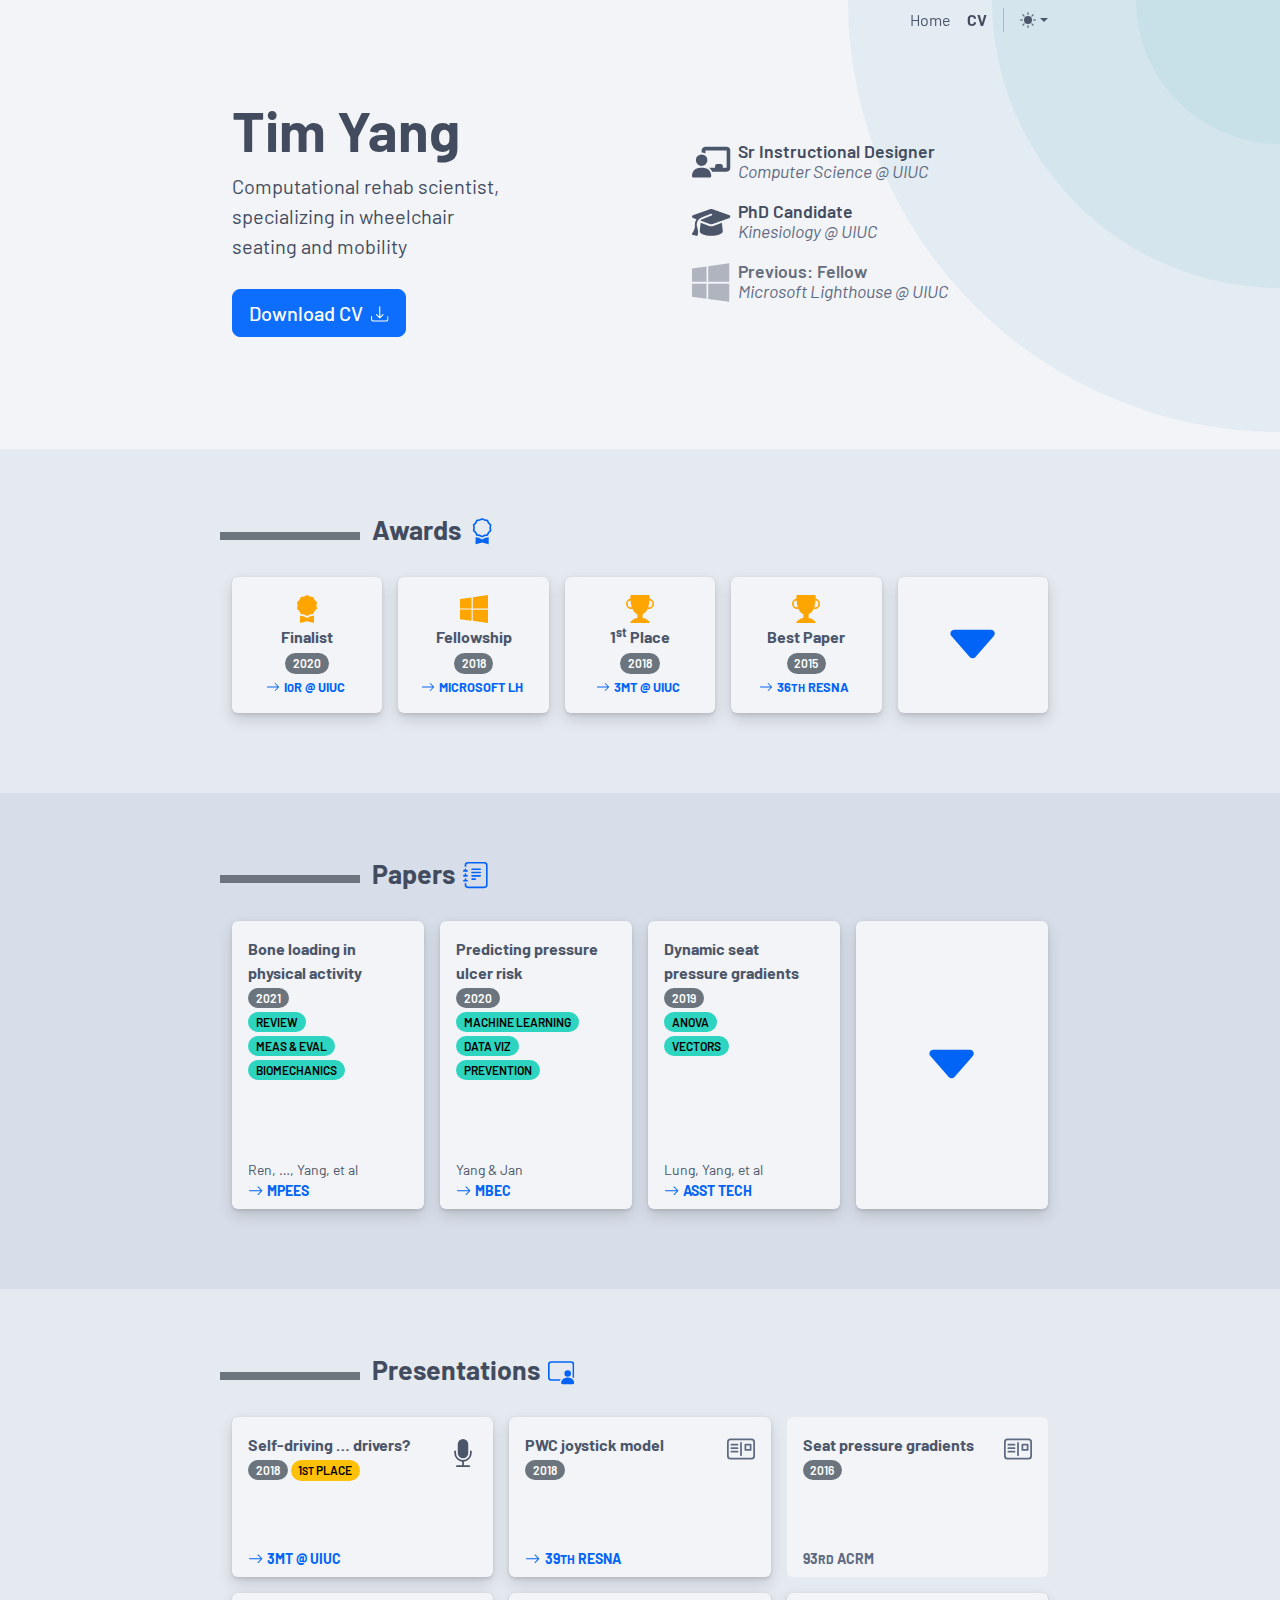
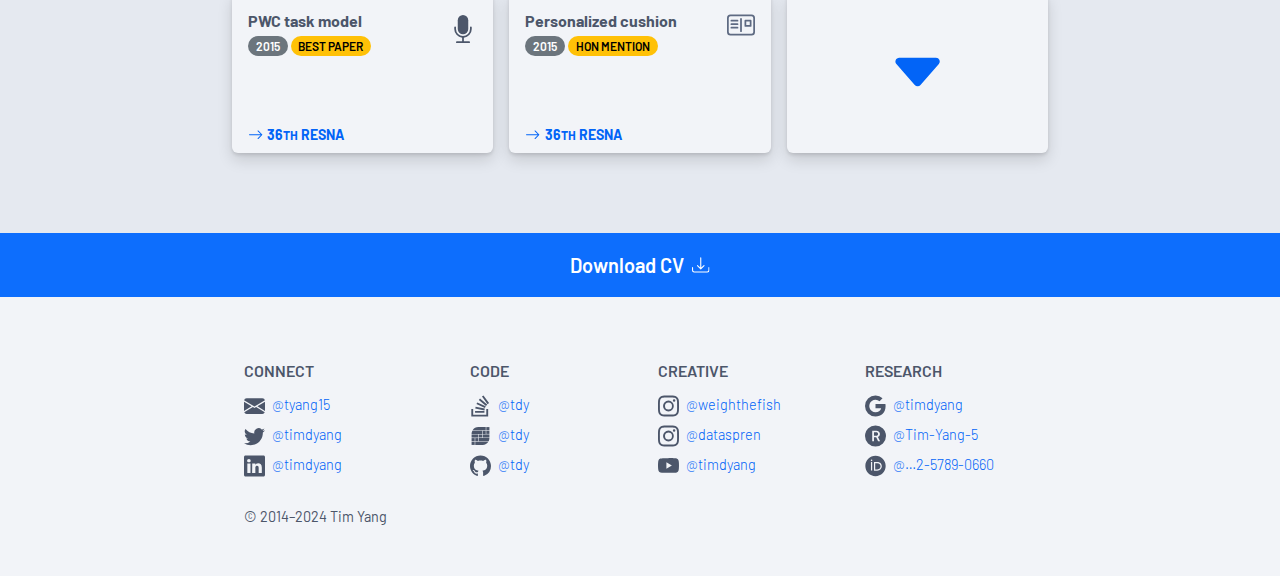
<file: cv/index.html>
<!doctype html><html lang="en-US" class="h-100" data-bs-theme="dark"><meta charset="utf-8"><meta name="viewport" content="width=device-width,initial-scale=1"><title>CV | Tim Yang</title><meta name="description" content="Computational rehab scientist at the University of Illinois. Check out my computational rehab projects and data viz gallery."><style>@font-face{font-display:block;font-family:bootstrap-icons;src:url(../../assets/node_modules/bootstrap-icons/font/fonts/bootstrap-icons.woff2?24e3eb84d0bcaf83d77f904c78ac1f47) format("woff2"),url(../../assets/node_modules/bootstrap-icons/font/fonts/bootstrap-icons.woff?24e3eb84d0bcaf83d77f904c78ac1f47) format("woff")}:root{--ms-depth-0:0 0 0 0 transparent;--ms-depth-4:0 1.6px 3.6px 0 rgba(0, 0, 0, 0.132),0 0.3px 0.9px 0 rgba(0, 0, 0, 0.108);--ms-depth-8:0 3.2px 7.2px 0 rgba(0, 0, 0, 0.132),0 0.6px 1.8px 0 rgba(0, 0, 0, 0.108);--ms-depth-16:0 6.4px 14.4px 0 rgba(0, 0, 0, 0.132),0 1.2px 3.6px 0 rgba(0, 0, 0, 0.108);--ms-depth-24:0 9.6px 14.4px 0 rgba(0, 0, 0, 0.176),0 1.8px 3.6px 0 rgba(0, 0, 0, 0.144);--ms-depth-32:0 12.8px 28.8px 0 rgba(0, 0, 0, 0.176),0 2.4px 7.2px 0 rgba(0, 0, 0, 0.144);--ms-depth-48:0 19.2px 28.8px 0 rgba(0, 0, 0, 0.308),0 3.6px 7.2px 0 rgba(0, 0, 0, 0.252);--ms-depth-64:0 25.6px 57.6px 0 rgba(0, 0, 0, 0.22),0 4.8px 14.4px 0 rgba(0, 0, 0, 0.18);--flare-width-before:5rem;--flare-width:calc(2 * var(--flare-width-before));--flare-width-after:calc(3 * var(--flare-width-before))}:root{--bs-blue:#0d6efd;--bs-indigo:#6610f2;--bs-purple:#6f42c1;--bs-pink:#d63384;--bs-red:#dc3545;--bs-orange:#fd7e14;--bs-yellow:#ffc107;--bs-green:#198754;--bs-teal:#20c997;--bs-cyan:#0dcaf0;--bs-black:#000;--bs-white:#fff;--bs-gray:#6c757d;--bs-gray-dark:#343a40;--bs-gray-100:#f8f9fa;--bs-gray-200:#e9ecef;--bs-gray-300:#dee2e6;--bs-gray-400:#ced4da;--bs-gray-500:#adb5bd;--bs-gray-600:#6c757d;--bs-gray-700:#495057;--bs-gray-800:#343a40;--bs-gray-900:#212529;--bs-primary:#0d6efd;--bs-secondary:#6c757d;--bs-success:#2dd4bf;--bs-info:#a0cdd9;--bs-warning:#ffc107;--bs-danger:#faa3a3;--bs-light:#7952b3;--bs-dark:#212529;--bs-primary-rgb:13,110,253;--bs-secondary-rgb:108,117,125;--bs-success-rgb:45,212,191;--bs-info-rgb:160,205,217;--bs-warning-rgb:255,193,7;--bs-danger-rgb:250,163,163;--bs-light-rgb:121,82,179;--bs-dark-rgb:33,37,41;--bs-primary-text-emphasis:#052c65;--bs-secondary-text-emphasis:#2b2f32;--bs-success-text-emphasis:#12554c;--bs-info-text-emphasis:#405257;--bs-warning-text-emphasis:#664d03;--bs-danger-text-emphasis:#644141;--bs-light-text-emphasis:#495057;--bs-dark-text-emphasis:#495057;--bs-primary-bg-subtle:#cfe2ff;--bs-secondary-bg-subtle:#e2e3e5;--bs-success-bg-subtle:#d5f6f2;--bs-info-bg-subtle:#ecf5f7;--bs-warning-bg-subtle:#fff3cd;--bs-danger-bg-subtle:#feeded;--bs-light-bg-subtle:#fcfcfd;--bs-dark-bg-subtle:#ced4da;--bs-primary-border-subtle:#9ec5fe;--bs-secondary-border-subtle:#c4c8cb;--bs-success-border-subtle:#abeee5;--bs-info-border-subtle:#d9ebf0;--bs-warning-border-subtle:#ffe69c;--bs-danger-border-subtle:#fddada;--bs-light-border-subtle:#e9ecef;--bs-dark-border-subtle:#adb5bd;--bs-white-rgb:255,255,255;--bs-black-rgb:0,0,0;--bs-font-sans-serif:Barlow,-apple-system,BlinkMacSystemFont,"Segoe UI",Roboto,"Helvetica Neue",Arial,sans-serif,"Apple Color Emoji","Segoe UI Emoji","Segoe UI Symbol";--bs-font-monospace:SFMono-Regular,Menlo,Monaco,Consolas,"Liberation Mono","Courier New",monospace;--bs-gradient:linear-gradient(180deg, rgba(255, 255, 255, 0.15), rgba(255, 255, 255, 0));--bs-body-font-family:var(--bs-font-sans-serif);--bs-body-font-size:1rem;--bs-body-font-weight:400;--bs-body-line-height:1.5;--bs-body-color:#212529;--bs-body-color-rgb:33,37,41;--bs-body-bg:#fff;--bs-body-bg-rgb:255,255,255;--bs-emphasis-color:#000;--bs-emphasis-color-rgb:0,0,0;--bs-secondary-color:rgba(33, 37, 41, 0.75);--bs-secondary-color-rgb:33,37,41;--bs-secondary-bg:#e9ecef;--bs-secondary-bg-rgb:233,236,239;--bs-tertiary-color:rgba(33, 37, 41, 0.5);--bs-tertiary-color-rgb:33,37,41;--bs-tertiary-bg:#f8f9fa;--bs-tertiary-bg-rgb:248,249,250;--bs-heading-color:inherit;--bs-link-color:#0d6efd;--bs-link-color-rgb:13,110,253;--bs-link-decoration:underline;--bs-link-hover-color:#0a58ca;--bs-link-hover-color-rgb:10,88,202;--bs-code-color:#d63384;--bs-highlight-color:#212529;--bs-highlight-bg:#fff3cd;--bs-border-width:1px;--bs-border-style:solid;--bs-border-color:#dee2e6;--bs-border-color-translucent:rgba(0, 0, 0, 0.175);--bs-border-radius:0.375rem;--bs-border-radius-sm:0.25rem;--bs-border-radius-lg:0.5rem;--bs-border-radius-xl:1rem;--bs-border-radius-xxl:2rem;--bs-border-radius-2xl:var(--bs-border-radius-xxl);--bs-border-radius-pill:50rem;--bs-box-shadow:0 0.5rem 1rem rgba(0, 0, 0, 0.15);--bs-box-shadow-sm:0 0.125rem 0.25rem rgba(0, 0, 0, 0.075);--bs-box-shadow-lg:0 1rem 3rem rgba(0, 0, 0, 0.175);--bs-box-shadow-inset:inset 0 1px 2px rgba(0, 0, 0, 0.075);--bs-focus-ring-width:0.25rem;--bs-focus-ring-opacity:0.25;--bs-focus-ring-color:rgba(13, 110, 253, 0.25);--bs-form-valid-color:#2dd4bf;--bs-form-valid-border-color:#2dd4bf;--bs-form-invalid-color:#faa3a3;--bs-form-invalid-border-color:#faa3a3}[data-bs-theme=dark]{color-scheme:dark;--bs-body-color:#dee2e6;--bs-body-color-rgb:222,226,230;--bs-body-bg:#212529;--bs-body-bg-rgb:33,37,41;--bs-emphasis-color:#fff;--bs-emphasis-color-rgb:255,255,255;--bs-secondary-color:rgba(222, 226, 230, 0.75);--bs-secondary-color-rgb:222,226,230;--bs-secondary-bg:#343a40;--bs-secondary-bg-rgb:52,58,64;--bs-tertiary-color:rgba(222, 226, 230, 0.5);--bs-tertiary-color-rgb:222,226,230;--bs-tertiary-bg:#2b3035;--bs-tertiary-bg-rgb:43,48,53;--bs-primary-text-emphasis:#6ea8fe;--bs-secondary-text-emphasis:#a7acb1;--bs-success-text-emphasis:#81e5d9;--bs-info-text-emphasis:#c6e1e8;--bs-warning-text-emphasis:#ffda6a;--bs-danger-text-emphasis:#fcc8c8;--bs-light-text-emphasis:#f8f9fa;--bs-dark-text-emphasis:#dee2e6;--bs-primary-bg-subtle:#031633;--bs-secondary-bg-subtle:#161719;--bs-success-bg-subtle:#092a26;--bs-info-bg-subtle:#20292b;--bs-warning-bg-subtle:#332701;--bs-danger-bg-subtle:#322121;--bs-light-bg-subtle:#343a40;--bs-dark-bg-subtle:#1a1d20;--bs-primary-border-subtle:#084298;--bs-secondary-border-subtle:#41464b;--bs-success-border-subtle:#1b7f73;--bs-info-border-subtle:#607b82;--bs-warning-border-subtle:#997404;--bs-danger-border-subtle:#966262;--bs-light-border-subtle:#495057;--bs-dark-border-subtle:#343a40;--bs-heading-color:inherit;--bs-link-color:#6ea8fe;--bs-link-hover-color:#8bb9fe;--bs-link-color-rgb:110,168,254;--bs-link-hover-color-rgb:139,185,254;--bs-code-color:#e685b5;--bs-highlight-color:#dee2e6;--bs-highlight-bg:#664d03;--bs-border-color:#495057;--bs-border-color-translucent:rgba(255, 255, 255, 0.15);--bs-form-valid-color:#75b798;--bs-form-valid-border-color:#75b798;--bs-form-invalid-color:#ea868f;--bs-form-invalid-border-color:#ea868f}*,::after,::before{box-sizing:border-box}@media (prefers-reduced-motion:no-preference){:root{scroll-behavior:smooth}}body{margin:0;font-family:var(--bs-body-font-family);font-size:var(--bs-body-font-size);font-weight:var(--bs-body-font-weight);line-height:var(--bs-body-line-height);color:var(--bs-body-color);text-align:var(--bs-body-text-align);background-color:var(--bs-body-bg);-webkit-text-size-adjust:100%}h1,h2{margin-top:0;margin-bottom:.5rem;font-weight:500;line-height:1.2;color:var(--bs-heading-color)}h1{font-size:calc(1.375rem + 1.5vw)}@media (min-width:1200px){h1{font-size:2.5rem}}h2{font-size:calc(1.325rem + .9vw)}@media (min-width:1200px){h2{font-size:2rem}}p{margin-top:0;margin-bottom:1rem}ul{padding-left:2rem}ul{margin-top:0;margin-bottom:1rem}ul ul{margin-bottom:0}.small,small{font-size:.875em}sup{position:relative;font-size:.75em;line-height:0;vertical-align:baseline}sup{top:-.5em}a{color:rgba(var(--bs-link-color-rgb),var(--bs-link-opacity,1));text-decoration:underline}svg{vertical-align:middle}button{border-radius:0}button{margin:0;font-family:inherit;font-size:inherit;line-height:inherit}button{text-transform:none}[type=button],button{-webkit-appearance:button}::-moz-focus-inner{padding:0;border-style:none}::-webkit-datetime-edit-day-field,::-webkit-datetime-edit-fields-wrapper,::-webkit-datetime-edit-hour-field,::-webkit-datetime-edit-minute,::-webkit-datetime-edit-month-field,::-webkit-datetime-edit-text,::-webkit-datetime-edit-year-field{padding:0}::-webkit-inner-spin-button{height:auto}::-webkit-search-decoration{-webkit-appearance:none}::-webkit-color-swatch-wrapper{padding:0}::file-selector-button{font:inherit;-webkit-appearance:button}.display-4{font-size:calc(1.475rem + 2.7vw);font-weight:300;line-height:1.2}@media (min-width:1200px){.display-4{font-size:3.5rem}}.container{--bs-gutter-x:1.5rem;--bs-gutter-y:0;width:100%;padding-right:calc(var(--bs-gutter-x)*.5);padding-left:calc(var(--bs-gutter-x)*.5);margin-right:auto;margin-left:auto}.container{max-width:400px}@media (min-width:520px){.container{max-width:520px}}@media (min-width:720px){.container{max-width:720px}}@media (min-width:864px){.container{max-width:864px}}:root{--bs-breakpoint-xxs:0;--bs-breakpoint-xs:520px;--bs-breakpoint-sm:720px;--bs-breakpoint-md:864px;--bs-breakpoint-lg:992px;--bs-breakpoint-xl:1200px;--bs-breakpoint-xxl:1400px}.row{--bs-gutter-x:1.5rem;--bs-gutter-y:0;display:flex;flex-wrap:wrap;margin-top:calc(-1*var(--bs-gutter-y));margin-right:calc(-.5*var(--bs-gutter-x));margin-left:calc(-.5*var(--bs-gutter-x))}.row>*{flex-shrink:0;width:100%;max-width:100%;padding-right:calc(var(--bs-gutter-x)*.5);padding-left:calc(var(--bs-gutter-x)*.5);margin-top:var(--bs-gutter-y)}.col{flex:1 0 0%}.row-cols-1>*{flex:0 0 auto;width:100%}.row-cols-2>*{flex:0 0 auto;width:50%}.col-10{flex:0 0 auto;width:83.33333333%}.col-12{flex:0 0 auto;width:100%}.offset-1{margin-left:8.33333333%}.g-3{--bs-gutter-x:1rem}.g-3{--bs-gutter-y:1rem}@media (min-width:520px){.row-cols-xs-2>*{flex:0 0 auto;width:50%}.row-cols-xs-3>*{flex:0 0 auto;width:33.33333333%}}@media (min-width:720px){.row-cols-sm-2>*{flex:0 0 auto;width:50%}.row-cols-sm-3>*{flex:0 0 auto;width:33.33333333%}.row-cols-sm-4>*{flex:0 0 auto;width:25%}.col-sm-3{flex:0 0 auto;width:25%}.col-sm-6{flex:0 0 auto;width:50%}.offset-sm-3{margin-left:25%}}@media (min-width:864px){.row-cols-md-3>*{flex:0 0 auto;width:33.33333333%}.row-cols-md-4>*{flex:0 0 auto;width:25%}.row-cols-md-5>*{flex:0 0 auto;width:20%}.col-md-2{flex:0 0 auto;width:16.66666667%}.col-md-5{flex:0 0 auto;width:41.66666667%}.col-md-6{flex:0 0 auto;width:50%}.col-md-10{flex:0 0 auto;width:83.33333333%}.offset-md-0{margin-left:0}.g-md-5{--bs-gutter-x:3rem}.g-md-5{--bs-gutter-y:3rem}}.btn{--bs-btn-padding-x:0.75rem;--bs-btn-padding-y:0.375rem;--bs-btn-font-size:1rem;--bs-btn-font-weight:500;--bs-btn-line-height:1.5;--bs-btn-color:var(--bs-body-color);--bs-btn-bg:transparent;--bs-btn-border-width:var(--bs-border-width);--bs-btn-border-color:transparent;--bs-btn-border-radius:var(--bs-border-radius);--bs-btn-hover-border-color:transparent;--bs-btn-box-shadow:inset 0 1px 0 rgba(255, 255, 255, 0.15),0 1px 1px rgba(0, 0, 0, 0.075);--bs-btn-disabled-opacity:0.65;--bs-btn-focus-box-shadow:0 0 0 0.25rem rgba(var(--bs-btn-focus-shadow-rgb), .5);display:inline-block;padding:var(--bs-btn-padding-y) var(--bs-btn-padding-x);font-family:var(--bs-btn-font-family);font-size:var(--bs-btn-font-size);font-weight:var(--bs-btn-font-weight);line-height:var(--bs-btn-line-height);color:var(--bs-btn-color);text-align:center;text-decoration:none;vertical-align:middle;border:var(--bs-btn-border-width) solid var(--bs-btn-border-color);border-radius:var(--bs-btn-border-radius);background-color:var(--bs-btn-bg)}.btn-primary{--bs-btn-color:#fff;--bs-btn-bg:#0d6efd;--bs-btn-border-color:#0d6efd;--bs-btn-hover-color:#fff;--bs-btn-hover-bg:#0b5ed7;--bs-btn-hover-border-color:#0a58ca;--bs-btn-focus-shadow-rgb:49,132,253;--bs-btn-active-color:#fff;--bs-btn-active-bg:#0a58ca;--bs-btn-active-border-color:#0a53be;--bs-btn-active-shadow:inset 0 3px 5px rgba(0, 0, 0, 0.125);--bs-btn-disabled-color:#fff;--bs-btn-disabled-bg:#0d6efd;--bs-btn-disabled-border-color:#0d6efd}.btn-link{--bs-btn-font-weight:400;--bs-btn-color:var(--bs-link-color);--bs-btn-bg:transparent;--bs-btn-border-color:transparent;--bs-btn-hover-color:var(--bs-link-hover-color);--bs-btn-hover-border-color:transparent;--bs-btn-active-color:var(--bs-link-hover-color);--bs-btn-active-border-color:transparent;--bs-btn-disabled-color:#6c757d;--bs-btn-disabled-border-color:transparent;--bs-btn-box-shadow:0 0 0 #000;--bs-btn-focus-shadow-rgb:49,132,253;text-decoration:underline}.btn-lg{--bs-btn-padding-y:0.5rem;--bs-btn-padding-x:1rem;--bs-btn-font-size:1.25rem;--bs-btn-border-radius:var(--bs-border-radius-lg)}.collapse:not(.show){display:none}.dropdown{position:relative}.dropdown-toggle{white-space:nowrap}.dropdown-toggle::after{display:inline-block;margin-left:.255em;vertical-align:.255em;content:"";border-top:.3em solid;border-right:.3em solid transparent;border-bottom:0;border-left:.3em solid transparent}.dropdown-menu{--bs-dropdown-zindex:1000;--bs-dropdown-min-width:10rem;--bs-dropdown-padding-x:0;--bs-dropdown-padding-y:0.5rem;--bs-dropdown-spacer:0.125rem;--bs-dropdown-font-size:1rem;--bs-dropdown-color:var(--bs-body-color);--bs-dropdown-bg:var(--bs-body-bg);--bs-dropdown-border-color:var(--bs-border-color-translucent);--bs-dropdown-border-radius:var(--bs-border-radius);--bs-dropdown-border-width:var(--bs-border-width);--bs-dropdown-inner-border-radius:calc(var(--bs-border-radius) - var(--bs-border-width));--bs-dropdown-divider-bg:var(--bs-border-color-translucent);--bs-dropdown-divider-margin-y:0.5rem;--bs-dropdown-box-shadow:var(--bs-box-shadow);--bs-dropdown-link-color:var(--bs-body-color);--bs-dropdown-link-hover-color:var(--bs-body-color);--bs-dropdown-link-hover-bg:var(--bs-tertiary-bg);--bs-dropdown-link-active-color:#fff;--bs-dropdown-link-active-bg:#0d6efd;--bs-dropdown-link-disabled-color:var(--bs-tertiary-color);--bs-dropdown-item-padding-x:1rem;--bs-dropdown-item-padding-y:0.25rem;--bs-dropdown-header-color:#6c757d;--bs-dropdown-header-padding-x:1rem;--bs-dropdown-header-padding-y:0.5rem;position:absolute;z-index:var(--bs-dropdown-zindex);display:none;min-width:var(--bs-dropdown-min-width);padding:var(--bs-dropdown-padding-y) var(--bs-dropdown-padding-x);margin:0;font-size:var(--bs-dropdown-font-size);color:var(--bs-dropdown-color);text-align:left;list-style:none;background-color:var(--bs-dropdown-bg);background-clip:padding-box;border:var(--bs-dropdown-border-width) solid var(--bs-dropdown-border-color);border-radius:var(--bs-dropdown-border-radius)}.dropdown-menu-end{--bs-position:end}.dropdown-item{display:block;width:100%;padding:var(--bs-dropdown-item-padding-y) var(--bs-dropdown-item-padding-x);clear:both;font-weight:400;color:var(--bs-dropdown-link-color);text-align:inherit;text-decoration:none;white-space:nowrap;background-color:rgba(0,0,0,0);border:0;border-radius:var(--bs-dropdown-item-border-radius,0)}.dropdown-item.active{color:var(--bs-dropdown-link-active-color);text-decoration:none;background-color:var(--bs-dropdown-link-active-bg)}.nav-link{display:block;padding:var(--bs-nav-link-padding-y) var(--bs-nav-link-padding-x);font-size:var(--bs-nav-link-font-size);font-weight:var(--bs-nav-link-font-weight);color:var(--bs-nav-link-color);text-decoration:none;background:0 0;border:0}.navbar{--bs-navbar-padding-x:0;--bs-navbar-padding-y:0.5rem;--bs-navbar-color:rgba(var(--bs-emphasis-color-rgb), 0.65);--bs-navbar-hover-color:rgba(var(--bs-emphasis-color-rgb), 0.8);--bs-navbar-disabled-color:rgba(var(--bs-emphasis-color-rgb), 0.3);--bs-navbar-active-color:rgba(var(--bs-emphasis-color-rgb), 1);--bs-navbar-brand-padding-y:0.3125rem;--bs-navbar-brand-margin-end:1rem;--bs-navbar-brand-font-size:1.25rem;--bs-navbar-brand-color:rgba(var(--bs-emphasis-color-rgb), 1);--bs-navbar-brand-hover-color:rgba(var(--bs-emphasis-color-rgb), 1);--bs-navbar-nav-link-padding-x:0.5rem;--bs-navbar-toggler-padding-y:0.25rem;--bs-navbar-toggler-padding-x:0.75rem;--bs-navbar-toggler-font-size:1.25rem;--bs-navbar-toggler-icon-bg:url("data:image/svg+xml,%3csvg xmlns='http://www.w3.org/2000/svg' viewBox='0 0 30 30'%3e%3cpath stroke='rgba%2833, 37, 41, 0.75%29' stroke-linecap='round' stroke-miterlimit='10' stroke-width='2' d='M4 7h22M4 15h22M4 23h22'/%3e%3c/svg%3e");--bs-navbar-toggler-border-color:rgba(var(--bs-emphasis-color-rgb), 0.15);--bs-navbar-toggler-border-radius:var(--bs-border-radius);--bs-navbar-toggler-focus-width:0.25rem;position:relative;display:flex;flex-wrap:wrap;align-items:center;justify-content:space-between;padding:var(--bs-navbar-padding-y) var(--bs-navbar-padding-x)}.navbar>.container{display:flex;flex-wrap:inherit;align-items:center;justify-content:space-between}.navbar-brand{padding-top:var(--bs-navbar-brand-padding-y);padding-bottom:var(--bs-navbar-brand-padding-y);margin-right:var(--bs-navbar-brand-margin-end);font-size:var(--bs-navbar-brand-font-size);color:var(--bs-navbar-brand-color);text-decoration:none;white-space:nowrap}.navbar-nav{--bs-nav-link-padding-x:0;--bs-nav-link-padding-y:0.5rem;--bs-nav-link-color:var(--bs-navbar-color);--bs-nav-link-hover-color:var(--bs-navbar-hover-color);--bs-nav-link-disabled-color:var(--bs-navbar-disabled-color);display:flex;flex-direction:column;padding-left:0;margin-bottom:0;list-style:none}.navbar-nav .nav-link.active{color:var(--bs-navbar-active-color)}.navbar-nav .dropdown-menu{position:static}.navbar-expand{flex-wrap:nowrap;justify-content:flex-start}.navbar-expand .navbar-nav{flex-direction:row}.navbar-expand .navbar-nav .dropdown-menu{position:absolute}.navbar-expand .navbar-nav .nav-link{padding-right:var(--bs-navbar-nav-link-padding-x);padding-left:var(--bs-navbar-nav-link-padding-x)}.card{--bs-card-spacer-y:1rem;--bs-card-spacer-x:1rem;--bs-card-title-spacer-y:0.5rem;--bs-card-border-width:0;--bs-card-border-color:var(--bs-border-color-translucent);--bs-card-border-radius:var(--bs-border-radius);--bs-card-inner-border-radius:calc(var(--bs-border-radius) - 0);--bs-card-cap-padding-y:0.5rem;--bs-card-cap-padding-x:1rem;--bs-card-cap-bg:rgba(var(--bs-body-color-rgb), 0.03);--bs-card-bg:var(--bs-body-bg);--bs-card-img-overlay-padding:1rem;--bs-card-group-margin:0.75rem;position:relative;display:flex;flex-direction:column;min-width:0;height:var(--bs-card-height);color:var(--bs-body-color);word-wrap:break-word;background-color:var(--bs-card-bg);background-clip:border-box;border:var(--bs-card-border-width) solid var(--bs-card-border-color);border-radius:var(--bs-card-border-radius)}.card-body{flex:1 1 auto;padding:var(--bs-card-spacer-y) var(--bs-card-spacer-x);color:var(--bs-card-color)}.card-footer{padding:var(--bs-card-cap-padding-y) var(--bs-card-cap-padding-x);color:var(--bs-card-cap-color);background-color:var(--bs-card-cap-bg);border-top:var(--bs-card-border-width) solid var(--bs-card-border-color)}.card-footer:last-child{border-radius:0 0 var(--bs-card-inner-border-radius) var(--bs-card-inner-border-radius)}.badge{--bs-badge-padding-x:0.65em;--bs-badge-padding-y:0.35em;--bs-badge-font-size:0.75em;--bs-badge-font-weight:600;--bs-badge-color:#fff;--bs-badge-border-radius:var(--bs-border-radius);display:inline-block;padding:var(--bs-badge-padding-y) var(--bs-badge-padding-x);font-size:var(--bs-badge-font-size);font-weight:var(--bs-badge-font-weight);line-height:1;color:var(--bs-badge-color);text-align:center;white-space:nowrap;vertical-align:baseline;border-radius:var(--bs-badge-border-radius)}.list-group{--bs-list-group-color:var(--bs-body-color);--bs-list-group-bg:var(--bs-body-bg);--bs-list-group-border-color:var(--bs-border-color);--bs-list-group-border-width:var(--bs-border-width);--bs-list-group-border-radius:var(--bs-border-radius);--bs-list-group-item-padding-x:1rem;--bs-list-group-item-padding-y:0.5rem;--bs-list-group-action-color:var(--bs-secondary-color);--bs-list-group-action-hover-color:var(--bs-emphasis-color);--bs-list-group-action-hover-bg:var(--bs-tertiary-bg);--bs-list-group-action-active-color:var(--bs-body-color);--bs-list-group-action-active-bg:var(--bs-secondary-bg);--bs-list-group-disabled-color:var(--bs-secondary-color);--bs-list-group-disabled-bg:var(--bs-body-bg);--bs-list-group-active-color:#fff;--bs-list-group-active-bg:#0d6efd;--bs-list-group-active-border-color:#0d6efd;display:flex;flex-direction:column;padding-left:0;margin-bottom:0;border-radius:var(--bs-list-group-border-radius)}.list-group-flush{border-radius:0}.text-bg-secondary{color:#fff!important;background-color:RGBA(var(--bs-secondary-rgb),var(--bs-bg-opacity,1))!important}.text-bg-success{color:#000!important;background-color:RGBA(var(--bs-success-rgb),var(--bs-bg-opacity,1))!important}.text-bg-warning{color:#000!important;background-color:RGBA(var(--bs-warning-rgb),var(--bs-bg-opacity,1))!important}.fixed-top{position:fixed;top:0;right:0;left:0;z-index:1030}.visually-hidden{width:1px!important;height:1px!important;padding:0!important;margin:-1px!important;overflow:hidden!important;clip:rect(0,0,0,0)!important;white-space:nowrap!important;border:0!important}.visually-hidden:not(caption){position:absolute!important}.stretched-link::after{position:absolute;top:0;right:0;bottom:0;left:0;z-index:1;content:""}.vr{display:inline-block;align-self:stretch;width:var(--bs-border-width);min-height:1em;background-color:currentcolor;opacity:.25}.align-top{vertical-align:top!important}.float-end{float:right!important}.opacity-50{opacity:.5!important}.d-inline-block{display:inline-block!important}.d-block{display:block!important}.d-grid{display:grid!important}.d-flex{display:flex!important}.d-none{display:none!important}.position-relative{position:relative!important}.border-0{border:0!important}.h-100{height:100%!important}.flex-column{flex-direction:column!important}.flex-shrink-0{flex-shrink:0!important}.justify-content-center{justify-content:center!important}.justify-content-between{justify-content:space-between!important}.align-items-start{align-items:flex-start!important}.align-items-center{align-items:center!important}.my-1{margin-top:.25rem!important;margin-bottom:.25rem!important}.my-3{margin-top:1rem!important;margin-bottom:1rem!important}.mt-1{margin-top:.25rem!important}.mt-2{margin-top:.5rem!important}.me-1{margin-right:.25rem!important}.me-2{margin-right:.5rem!important}.mb-1{margin-bottom:.25rem!important}.mb-3{margin-bottom:1rem!important}.ms-1{margin-left:.25rem!important}.ms-2{margin-left:.5rem!important}.ms-auto{margin-left:auto!important}.p-0{padding:0!important}.px-1{padding-right:.25rem!important;padding-left:.25rem!important}.px-2{padding-right:.5rem!important;padding-left:.5rem!important}.px-4{padding-right:1.5rem!important;padding-left:1.5rem!important}.px-5{padding-right:3rem!important;padding-left:3rem!important}.py-0{padding-top:0!important;padding-bottom:0!important}.py-2{padding-top:.5rem!important;padding-bottom:.5rem!important}.py-3{padding-top:1rem!important;padding-bottom:1rem!important}.pt-1{padding-top:.25rem!important}.pt-3{padding-top:1rem!important}.pb-2{padding-bottom:.5rem!important}.pb-4{padding-bottom:1.5rem!important}.ps-2{padding-left:.5rem!important}.gap-2{gap:.5rem!important}.gap-3{gap:1rem!important}.fs-3{font-size:calc(1.275rem + .3vw)!important}.fs-4{font-size:1.25rem!important}.fs-8{font-size:.8rem!important}.fst-italic{font-style:italic!important}.fw-semibold{font-weight:600!important}.fw-bold{font-weight:700!important}.lh-1{line-height:1!important}.lh-sm{line-height:1.25!important}.text-center{text-align:center!important}.text-uppercase{text-transform:uppercase!important}.text-nowrap{white-space:nowrap!important}.text-warning{--bs-text-opacity:1;color:rgba(var(--bs-warning-rgb),var(--bs-text-opacity))!important}.text-body{--bs-text-opacity:1;color:rgba(var(--bs-body-color-rgb),var(--bs-text-opacity))!important}.text-body-secondary{--bs-text-opacity:1;color:var(--bs-secondary-color)!important}.text-body-tertiary{--bs-text-opacity:1;color:var(--bs-tertiary-color)!important}.text-body-emphasis{--bs-text-opacity:1;color:var(--bs-emphasis-color)!important}.bg-body{--bs-bg-opacity:1;background-color:rgba(var(--bs-body-bg-rgb),var(--bs-bg-opacity))!important}.bg-transparent{--bs-bg-opacity:1;background-color:rgba(0,0,0,0)!important}.bg-body-secondary{--bs-bg-opacity:1;background-color:rgba(var(--bs-secondary-bg-rgb),var(--bs-bg-opacity))!important}.bg-body-tertiary{--bs-bg-opacity:1;background-color:rgba(var(--bs-tertiary-bg-rgb),var(--bs-bg-opacity))!important}.rounded-pill{border-radius:var(--bs-border-radius-pill)!important}.z-1{z-index:1!important}@media (min-width:520px){.d-xs-inline-block{display:inline-block!important}.d-xs-block{display:block!important}.d-xs-none{display:none!important}.py-xs-2{padding-top:.5rem!important;padding-bottom:.5rem!important}}@media (min-width:720px){.d-sm-block{display:block!important}.d-sm-none{display:none!important}.mx-sm-5{margin-right:3rem!important;margin-left:3rem!important}.ms-sm-0{margin-left:0!important}.px-sm-0{padding-right:0!important;padding-left:0!important}.fs-sm-5{font-size:1.1rem!important}}@media (min-width:864px){.d-md-block{display:block!important}.d-md-grid{display:grid!important}.d-md-none{display:none!important}.justify-content-md-start{justify-content:flex-start!important}.mx-md-0{margin-right:0!important;margin-left:0!important}.me-md-auto{margin-right:auto!important}.mb-md-3{margin-bottom:1rem!important}.mb-md-4{margin-bottom:1.5rem!important}.px-md-0{padding-right:0!important;padding-left:0!important}.py-md-2{padding-top:.5rem!important;padding-bottom:.5rem!important}.pb-md-1{padding-bottom:.25rem!important}.fs-md-5{font-size:1.1rem!important}.fs-md-6{font-size:1rem!important}.text-md-start{text-align:left!important}}@media (min-width:1200px){.fs-3{font-size:1.5rem!important}}.bi::before{display:inline-block;font-family:bootstrap-icons!important;font-style:normal;font-weight:400!important;font-variant:normal;text-transform:none;line-height:1;vertical-align:-.125em;-webkit-font-smoothing:antialiased;-moz-osx-font-smoothing:grayscale}.clickable{box-shadow:var(--ms-depth-16)}[aria-expanded=false] .d-uncollapsed{display:none}.opacity-80{opacity:.8}.opacity-40{opacity:.4}.opacity-30{opacity:.3}.fa{box-sizing:content-box;display:inline-block;fill:currentcolor;font-size:1em;height:1em;overflow:visible;vertical-align:-.125em;width:.875em}.fa-2x{font-size:2em}[class~="fa-2.5x"]{font-size:2.5em}.fa-lg{font-size:1.25em;line-height:.05em;vertical-align:-.2em}.fa-2xl{font-size:2em;line-height:.03125em;vertical-align:-.3125em}.navbar .dropdown-menu .active .fa{display:block!important}:root{--nord-dark:#292e39;--nord-light:#f2f4f8;--nord0:#2e3440;--nord1:#3b4252;--nord2:#434c5e;--nord3:#4c566a;--nord3-secondary:#5e6a82;--nord3-tertiary:#707e9a;--nord4:#d8dee9;--nord5:#e5e9f0;--nord6:#eceff4;--nord7:#8fbcbb;--nord8:#88c0d0;--nord9:#81a1c1;--nord10:#5e81ac;--nord11:#bf616a;--nord12:#d08770;--nord13:#ebcb8b;--nord14:#a3be8c;--nord15:#b48ead}[data-bs-theme=dark]{--bs-body-bg:var(--nord0);--bs-secondary-bg:var(--nord1);--bs-tertiary-bg:var(--nord2);--bs-body-color:var(--nord6);--bs-emphasis-color:var(--nord-light);--bs-heading-color:var(--nord6);--bs-link-color:lightskyblue;--bs-link-hover-color:powderblue;--bs-secondary-color:var(--nord5);--bs-tertiary-color:var(--nord4)}[data-bs-theme=dark] .nav-link{color:var(--nord4)}[data-bs-theme=dark] .nav-link.active{color:var(--nord5)}:root{--nord-dark-rgb:41,46,57;--nord-light-rgb:242,244,248;--nord0-rgb:46,52,64;--nord1-rgb:59,66,82;--nord2-rgb:67,76,94;--nord3-rgb:76,86,106;--nord3-secondary-rgb:94,106,130;--nord3-tertiary-rgb:112,126,154;--nord4-rgb:216,222,233;--nord5-rgb:229,233,240;--nord6-rgb:236,239,244;--nord7-rgb:143,188,187;--nord8-rgb:136,192,208;--nord9-rgb:129,161,193;--nord10-rgb:94,129,172;--nord11-rgb:191,97,106;--nord12-rgb:208,135,112;--nord13-rgb:235,203,139;--nord14-rgb:163,190,140;--nord15-rgb:180,142,173}[data-bs-theme=dark]{--bs-body-bg-rgb:var(--nord0-rgb);--bs-secondary-bg-rgb:var(--nord1-rgb);--bs-tertiary-bg-rgb:var(--nord2-rgb);--bs-body-color-rgb:var(--nord6-rgb);--bs-emphasis-color-rgb:var(--nord-light-rgb);--bs-heading-color-rgb:var(--nord6-rgb);--bs-link-color-rgb:135,206,250;--bs-link-hover-color-rgb:176,224,230;--bs-secondary-color-rgb:var(--nord5-rgb);--bs-tertiary-color-rgb:var(--nord4-rgb)}h2.cv{font-size:1.67rem;font-weight:700}.card.cv.papers{min-height:16rem}.card.cv.presentations{min-height:10rem}@media (min-width:520px){.card.cv.papers{min-height:18rem}.card.cv.presentations{min-height:9rem}}:target{scroll-margin-top:5rem}a{text-decoration:none}section{padding-bottom:5rem;padding-top:4rem}section[aria-labelledby=hero]{padding-top:8rem;padding-bottom:6rem}section[aria-labelledby=hero] .cta{margin:0 auto;width:15rem}.active.dropdown-item,.active.nav-link{font-weight:700}.bi{width:1em;height:1em;fill:currentcolor}.color-modes .dropdown-menu{padding:.25rem}.color-modes .dropdown-menu li+li{margin-top:.125rem}.color-modes .dropdown-item{border-radius:.25rem}.color-modes .active .bi{display:block!important}.divider{background:var(--bs-secondary);height:.5rem;margin-top:1.165rem}.dropdown-menu[aria-labelledby=bd-theme]{--bs-dropdown-min-width:9rem}.nav-bg{background:var(--bs-body-bg);height:100%;opacity:0;position:absolute;width:100%;z-index:-1}.navbar-brand{opacity:0;z-index:-1}.nav-link:before{content:attr(data-before-content);display:block;font-weight:700;height:0;overflow:hidden;visibility:hidden}.flare-tr,.flare-tr::after,.flare-tr::before{display:block;position:absolute;right:0}.flare-tr,.flare-tr::after,.flare-tr::before{border-radius:0 0 0 100%;top:0}.flare-tr{width:var(--flare-width);height:var(--flare-width)}.flare-tr:before{content:"";height:var(--flare-width-before);width:var(--flare-width-before)}.flare-tr:after{content:"";width:var(--flare-width-after);height:var(--flare-width-after)}[data-bs-theme=dark] .flare-tr,[data-bs-theme=dark] .flare-tr::after,[data-bs-theme=dark] .flare-tr::before{background:rgba(var(--nord7-rgb),.05)}@media (max-width:374px){.text-nowrap{white-space:normal!important}}@media (min-width:576px){:root{--flare-width-before:6.5rem}}@media (min-width:720px){.card.cv.presentations{min-height:10rem}:root{--flare-width-before:7.5rem}.dropdown-menu[aria-labelledby=bd-theme]{--bs-dropdown-min-width:8rem}}@media (min-width:864px){h2.cv{font-weight:600}:root{--flare-width-before:5.5rem}section[aria-labelledby=hero]{padding-top:6rem}section[aria-labelledby=hero] .cta{width:unset}}@media (min-width:992px){:root{--flare-width-before:7rem}}@media (min-width:1200px){:root{--flare-width-before:9rem}}</style><script async="" src="https://www.googletagmanager.com/gtag/js?id=G-P7LNRZQCQE"></script><script>function gtag(){dataLayer.push(arguments)}window.dataLayer=window.dataLayer||[],gtag("js",new Date),gtag("config","G-P7LNRZQCQE")</script><meta name="author" content="Tim Yang"><meta name="twitter:card" content="summary"><meta name="twitter:site" content="@timdyang"><meta name="twitter:creator" content="@timdyang"><meta property="og:site_name" content="Tim Yang"><meta property="og:locale" content="en-US"><meta property="og:url" content="https://timdyang.com/cv/"><meta property="og:title" content="CV - Tim Yang"><meta property="og:type" content="website"><meta property="og:description" content="Computational rehab scientist at the University of Illinois. Check out my computational rehab projects and data viz gallery."><meta property="og:image" content="https://timdyang.com/media/images/avatar/small@2x.png"><link rel="preconnect" href="https://fonts.googleapis.com"><link rel="preconnect" href="https://fonts.gstatic.com" crossorigin=""><link href="https://fonts.googleapis.com/css2?family=Barlow:ital,wght@0,300;0,400;0,500;0,600;0,700;1,300;1,400;1,500;1,600;1,700&amp;display=swap" rel="stylesheet" media="print" onload='this.media="all"'><link rel="stylesheet" href="/assets/css/index.min.css" media="print" onload='this.media="all"'><script>(()=>{"use strict";const t=()=>localStorage.getItem("theme"),a=()=>{var e=t();return e||(window.matchMedia("(prefers-color-scheme: dark)").matches?"dark":"light")},r=e=>{"auto"===e&&window.matchMedia("(prefers-color-scheme: dark)").matches?document.documentElement.setAttribute("data-bs-theme","dark"):document.documentElement.setAttribute("data-bs-theme",e)},c=(r(a()),(e,t=!1)=>{var a,r,c,d=document.querySelector("#bd-theme");d&&(a=document.querySelector("#bd-theme-text"),c=document.querySelector(".theme-icon-active use"),r=(e=document.querySelector(`[data-bs-theme-value="${e}"]`)).querySelector("svg use").getAttribute("href"),document.querySelectorAll("[data-bs-theme-value]").forEach(e=>{e.classList.remove("active"),e.setAttribute("aria-pressed","false")}),e.classList.add("active"),e.setAttribute("aria-pressed","true"),c.setAttribute("href",r),c=`${a.textContent} (${e.dataset.bsThemeValue})`,d.setAttribute("aria-label",c),t)&&d.focus()});window.matchMedia("(prefers-color-scheme: dark)").addEventListener("change",()=>{var e=t();"light"!==e&&"dark"!==e&&r(a())}),window.addEventListener("DOMContentLoaded",()=>{c(a()),document.querySelectorAll("[data-bs-theme-value]").forEach(t=>{t.addEventListener("click",()=>{var e=t.getAttribute("data-bs-theme-value");localStorage.setItem("theme",e),r(e),c(e,!0)})})})})()</script><body class="d-flex flex-column bg-body-secondary h-100"><a href="#skip" class="visually-hidden">Skip to main content</a><header class="navbar navbar-expand fixed-top py-3 py-md-2"><div class="nav-bg"></div><div class="container d-flex align-items-center justify-content-between fs-4 fs-sm-5 fs-md-6 px-4"><a href="/" class="navbar-brand text-uppercase fs-4 fs-sm-5 fs-md-6 py-0">Tim Yang</a><nav class="d-flex align-items-center"><ul class="navbar-nav ms-auto"><li class="nav-item px-1 px-sm-0"><a href="/" class="nav-link py-0" data-before-content="Home">Home</a><li class="nav-item px-1 px-sm-0"><a href="/cv/" class="nav-link active py-0" aria-current="page" data-before-content="CV">CV</a></ul><div class="d-flex px-2" style="height:24px"><span class="vr opacity-30"></span></div><ul class="navbar-nav"><li class="nav-item dropdown color-modes"><button class="nav-link btn btn-link dropdown-toggle d-flex align-items-center p-0 ps-2 ms-1 ms-sm-0" id="bd-theme" type="button" aria-expanded="false" data-bs-toggle="dropdown" data-bs-display="static"><svg id="bd-theme-text" class="fa bi theme-icon-active" aria-hidden="true" role="img"><use href="/assets/img/bi.svg#circle-half"></use></svg> <span class="visually-hidden ms-2" id="bd-theme-text">Toggle theme</span></button><ul class="dropdown-menu dropdown-menu-end fs-4 fs-sm-5 fs-md-6 mt-2" aria-labelledby="bd-theme"><li><button type="button" class="dropdown-item d-flex align-items-center" data-bs-theme-value="light"><svg class="fa bi theme-icon opacity-50 me-2" aria-hidden="true" role="img"><use href="/assets/img/bi.svg#sun-fill"></use></svg> Light <svg class="fa bi ms-auto d-none" aria-hidden="true" role="img"><use href="/assets/img/bi.svg#check2"></use></svg></button><li><button type="button" class="dropdown-item d-flex align-items-center" data-bs-theme-value="dark"><svg class="fa bi theme-icon opacity-50 me-2" aria-hidden="true" role="img"><use href="/assets/img/bi.svg#moon-stars-fill"></use></svg> Dark <svg class="fa bi ms-auto d-none" aria-hidden="true" role="img"><use href="/assets/img/bi.svg#check2"></use></svg></button><li><button type="button" class="dropdown-item d-flex align-items-center active" data-bs-theme-value="auto"><svg class="fa bi theme-icon opacity-50 me-2" aria-hidden="true" role="img"><use href="/assets/img/bi.svg#circle-half"></use></svg> Auto <svg class="fa bi ms-auto d-none" aria-hidden="true" role="img"><use href="/assets/img/bi.svg#check2"></use></svg></button></ul></ul></nav></div></header><main id="skip" class="flex-shrink-0"><section aria-labelledby="hero" class="bg-body position-relative"><div class="container px-4"><div class="row g-md-5 align-items-center"><div class="col-10 offset-1 col-sm-6 offset-sm-3 col-md-6 offset-md-0 text-center text-md-start z-1"><h1 id="hero" class="text-body-emphasis fw-bold display-4">Tim Yang</h1><p class="text-body-emphasis fs-4 mb-3 mb-md-4 pb-md-1"><span class="text-nowrap">Computational rehab scientist</span>, <span class="text-nowrap">specializing in wheelchair</span> <span class="text-nowrap">seating and mobility</span><div class="cta d-none d-md-grid gap-3 d-flex justify-content-center justify-content-md-start mb-md-3"><a href="/media/docs/yang_cv.pdf" download="yang2023nov.pdf" role="button" class="btn btn-lg btn-primary">Download CV <svg class="fa ms-1" aria-hidden="true" role="img"><use href="/assets/img/bi.svg#download"></use></svg></a></div></div><div class="col-md-5 d-flex justify-content-center me-md-auto mb-1 z-1"><ul class="list-group list-group-flush fs-md-5 px-5 px-md-0 mx-sm-5 mx-md-0"><li class="d-flex align-items-center py-2"><svg class="fa fa-2.5x me-2" aria-hidden="true" role="img"><use href="/assets/img/fa.svg#chalkboard-user"></use></svg><div><div class="d-xs-none fw-semibold text-body-emphasis lh-1">Sr Instr Designer</div><div class="d-none d-xs-block fw-semibold text-body-emphasis lh-1">Sr Instructional Designer</div><div class="d-xs-none fst-italic text-body-secondary lh-sm">CS<small> @ </small>UIUC</div><div class="d-none d-xs-block fst-italic text-body-secondary lh-sm">Computer Science @ UIUC</div></div><li class="d-flex align-items-center py-2"><svg class="fa fa-2.5x me-2" aria-hidden="true" role="img"><use href="/assets/img/fa.svg#graduation-cap"></use></svg><div><div class="fw-semibold text-body-emphasis lh-1">PhD Candidate</div><div class="d-xs-none fst-italic text-body-secondary lh-sm">Kinesiology<small> @ </small>UIUC</div><div class="d-none d-xs-block fst-italic text-body-secondary lh-sm">Kinesiology @ UIUC</div></div><li class="d-flex align-items-center py-2"><svg class="fa fa-2.5x opacity-40 me-2" aria-hidden="true" role="img"><use href="/assets/img/fa.svg#windows"></use></svg><div><div class="fw-semibold text-body-emphasis lh-1 opacity-80">Previous: Fellow</div><div class="d-xs-none fst-italic text-body-secondary lh-sm">Microsoft LH<small> @ </small>UIUC</div><div class="d-none d-xs-block fst-italic text-body-secondary lh-sm">Microsoft Lighthouse @ UIUC</div></div></ul></div><div class="col z-1"><div class="cta d-grid gap-2 d-md-none my-3"><a href="/media/docs/yang_cv.pdf" download="yang2023nov.pdf" role="button" class="btn btn-lg btn-primary">Download CV <svg class="fa ms-1" aria-hidden="true" role="img"><use href="/assets/img/bi.svg#download"></use></svg></a></div></div></div></div><div class="flare-tr"></div></section><section aria-labelledby="awards" class="bg-body-secondary"><div class="container px-4"><div class="row pb-4"><div class="divider d-none d-md-block col-sm-3 col-md-2"></div><div class="col-12 text-center col-md-10 text-md-start"><h2 id="awards" class="cv d-inline-block text-body-emphasis fw-bold">Awards</h2><a href="#awards" class="anchor align-top fs-3 ms-2"><svg class="fa fa-lg" aria-hidden="true" role="img"><use href="/assets/img/bi.svg#award"></use></svg> <span class="visually-hidden">Awards section anchor</span></a></div></div><div class="row row-cols-2 row-cols-xs-3 row-cols-sm-4 row-cols-md-5 g-3"><div class="col d-block d-xs-block d-sm-block d-md-block"><div class="cv card awards text-body bg-body h-100 py-3 py-xs-2 clickable"><div class="cv card-body d-flex align-items-center justify-content-center text-center pt-1 pb-2"><div><svg class="fa fa-2xl text-warning pt-1" aria-hidden="true" role="img"><use href="/assets/img/bi.svg#award-fill"></use></svg><div class="fw-bold">Finalist</div><div class="badge rounded-pill text-bg-secondary text-uppercase my-1">2020</div><a href="https://hdl.handle.net/2142/103748" class="stretched-link d-block fw-bold fs-8 text-uppercase text-nowrap me-1"><svg class="fa fa-lg me-1" aria-hidden="true" role="img"><use href="/assets/img/bi.svg#arrow-right"></use></svg>I<small>o</small>R @ UIUC</a></div></div></div></div><div class="col d-block d-xs-block d-sm-block d-md-block"><div class="cv card awards text-body bg-body h-100 py-3 py-xs-2 clickable"><div class="cv card-body d-flex align-items-center justify-content-center text-center pt-1 pb-2"><div><svg class="fa fa-2xl text-warning pt-1" aria-hidden="true" role="img"><use href="/assets/img/bi.svg#windows"></use></svg><div class="fw-bold">Fellowship</div><div class="badge rounded-pill text-bg-secondary text-uppercase my-1">2018</div><a href="https://cs.illinois.edu/news/microsoft-and-university-illinois-launch-accessibility-lighthouse-program" class="stretched-link d-block fw-bold fs-8 text-uppercase text-nowrap me-1"><svg class="fa fa-lg me-1" aria-hidden="true" role="img"><use href="/assets/img/bi.svg#arrow-right"></use></svg>Microsoft LH</a></div></div></div></div><div class="col d-block d-xs-block d-sm-block d-md-block"><div class="cv card awards text-body bg-body h-100 py-3 py-xs-2 clickable"><div class="cv card-body d-flex align-items-center justify-content-center text-center pt-1 pb-2"><div><svg class="fa fa-2xl text-warning pt-1" aria-hidden="true" role="img"><use href="/assets/img/bi.svg#trophy-fill"></use></svg><div class="fw-bold">1<sup>st</sup> Place</div><div class="badge rounded-pill text-bg-secondary text-uppercase my-1">2018</div><a href="https://mediaspace.illinois.edu/media/t/1_8q4nzqb7/10797641" class="stretched-link d-block fw-bold fs-8 text-uppercase text-nowrap me-1"><svg class="fa fa-lg me-1" aria-hidden="true" role="img"><use href="/assets/img/bi.svg#arrow-right"></use></svg>3MT @ UIUC</a></div></div></div></div><div class="col d-block d-xs-block d-sm-none d-md-block"><div class="cv card awards text-body bg-body h-100 py-3 py-xs-2 clickable"><div class="cv card-body d-flex align-items-center justify-content-center text-center pt-1 pb-2"><div><svg class="fa fa-2xl text-warning pt-1" aria-hidden="true" role="img"><use href="/assets/img/bi.svg#trophy-fill"></use></svg><div class="fw-bold">Best Paper</div><div class="badge rounded-pill text-bg-secondary text-uppercase my-1">2015</div><a href="/media/docs/yang_2015a_resna.pdf" download="yang2015resna1.pdf" class="stretched-link d-block fw-bold fs-8 text-uppercase text-nowrap me-1"><svg class="fa fa-lg me-1" aria-hidden="true" role="img"><use href="/assets/img/bi.svg#arrow-right"></use></svg>36<small>th</small> RESNA</a></div></div></div></div><div class="col d-block d-xs-block d-sm-none d-md-none"><div class="cv card awards text-body bg-body h-100 py-3 py-xs-2 clickable"><div class="cv card-body d-flex align-items-center justify-content-center text-center pt-1 pb-2"><div><svg class="fa fa-2xl text-warning pt-1" aria-hidden="true" role="img"><use href="/assets/img/bi.svg#award-fill"></use></svg><div class="fw-bold">Hon Mention</div><div class="badge rounded-pill text-bg-secondary text-uppercase my-1">2015</div><a href="/media/docs/yang_2015b_resna.pdf" download="yang2015resna2.pdf" class="stretched-link d-block fw-bold fs-8 text-uppercase text-nowrap me-1"><svg class="fa fa-lg me-1" aria-hidden="true" role="img"><use href="/assets/img/bi.svg#arrow-right"></use></svg>36<small>th</small> RESNA</a></div></div></div></div><div class="col"><div class="cv card awards clickable h-100"><div class="cv card-body d-flex align-items-center justify-content-center"><a href="#more-awards" class="stretched-link link-emphasis more display-4" data-bs-toggle="collapse" aria-expanded="false" aria-controls="more-awards"><span class="visually-hidden">Toggle more awards</span> <svg class="fa fa-lg d-collapsed" aria-hidden="true" role="img"><use href="/assets/img/bi.svg#caret-down-fill"></use></svg> <svg class="fa fa-lg d-uncollapsed" aria-hidden="true" role="img"><use href="/assets/img/bi.svg#caret-up-fill"></use></svg></a></div></div></div></div><div class="row row-cols-2 row-cols-xs-3 row-cols-sm-4 row-cols-md-5 g-3 collapse pt-3" id="more-awards"><div class="col d-none d-xs-none d-sm-block d-md-block"><div class="cv card awards text-body bg-body h-100 py-3 py-xs-2 clickable"><div class="cv card-body d-flex align-items-center justify-content-center text-center pt-1 pb-2"><div><svg class="fa fa-2xl text-warning pt-1" aria-hidden="true" role="img"><use href="/assets/img/bi.svg#award-fill"></use></svg><div class="fw-bold">Hon Mention</div><div class="badge rounded-pill text-bg-secondary text-uppercase my-1">2015</div><a href="/media/docs/yang_2015b_resna.pdf" download="yang2015resna2.pdf" class="stretched-link d-block fw-bold fs-8 text-uppercase text-nowrap me-1"><svg class="fa fa-lg me-1" aria-hidden="true" role="img"><use href="/assets/img/bi.svg#arrow-right"></use></svg>36<small>th</small> RESNA</a></div></div></div></div><div class="col d-block d-xs-block d-sm-block d-md-block"><div class="cv card awards text-body bg-body h-100 py-3 py-xs-2 clickable"><div class="cv card-body d-flex align-items-center justify-content-center text-center pt-1 pb-2"><div><svg class="fa fa-2xl text-warning pt-1" aria-hidden="true" role="img"><use href="/assets/img/bi.svg#award-fill"></use></svg><div class="fw-bold">2<sup>nd</sup> Place</div><div class="badge rounded-pill text-bg-secondary text-uppercase my-1">2014</div><a href="/media/docs/yang_2014_cse.pdf" download="yang2014cse.pdf" class="stretched-link d-block fw-bold fs-8 text-uppercase text-nowrap me-1"><svg class="fa fa-lg me-1" aria-hidden="true" role="img"><use href="/assets/img/bi.svg#arrow-right"></use></svg>CSE @ UIUC</a></div></div></div></div><div class="col d-block d-xs-block d-sm-block d-md-block"><div class="cv card awards text-body bg-body h-100 py-3 py-xs-2 clickable"><div class="cv card-body d-flex align-items-center justify-content-center text-center pt-1 pb-2"><div><svg class="fa fa-2xl text-warning pt-1" aria-hidden="true" role="img"><use href="/assets/img/bi.svg#award-fill"></use></svg><div class="fw-bold">Hon Mention</div><div class="badge rounded-pill text-bg-secondary text-uppercase my-1">2014</div><a href="/media/docs/yang_2014_resna.pdf" download="yang2014resna.pdf" class="stretched-link d-block fw-bold fs-8 text-uppercase text-nowrap me-1"><svg class="fa fa-lg me-1" aria-hidden="true" role="img"><use href="/assets/img/bi.svg#arrow-right"></use></svg>35<small>th</small> RESNA</a></div></div></div></div><div class="col d-block d-xs-block d-sm-block d-md-block"><div class="cv card awards text-body bg-body h-100 py-3 py-xs-2"><div class="cv card-body d-flex align-items-center justify-content-center text-center pt-1 pb-2"><div><svg class="fa fa-2xl text-warning pt-1" aria-hidden="true" role="img"><use href="/assets/img/bi.svg#patch-check-fill"></use></svg><div class="fw-bold">Scholarship</div><div class="badge rounded-pill text-bg-secondary text-uppercase my-1">2012</div><div class="text-body-tertiary d-block fw-bold fs-8 text-uppercase text-nowrap">NIH INBRE</div></div></div></div></div><div class="col d-block d-xs-block d-sm-block d-md-block"><div class="cv card awards text-body bg-body h-100 py-3 py-xs-2"><div class="cv card-body d-flex align-items-center justify-content-center text-center pt-1 pb-2"><div><svg class="fa fa-2xl text-warning pt-1" aria-hidden="true" role="img"><use href="/assets/img/bi.svg#award-fill"></use></svg><div class="fw-bold">CS Research</div><div class="badge rounded-pill text-bg-secondary text-uppercase my-1">2012</div><div class="text-body-tertiary d-block fw-bold fs-8 text-uppercase text-nowrap">CS @ UCO</div></div></div></div></div></div></div></section><section aria-labelledby="papers" class="bg-body-tertiary"><div class="container px-4"><div class="row pb-4"><div class="divider d-none d-md-block col-sm-3 col-md-2"></div><div class="col-12 text-center col-md-10 text-md-start"><h2 id="papers" class="cv d-inline-block text-body-emphasis fw-bold">Papers</h2><a href="#papers" class="anchor align-top fs-3 ms-2"><svg class="fa fa-lg" aria-hidden="true" role="img"><use href="/assets/img/bi.svg#journal-text"></use></svg> <span class="visually-hidden">Papers section anchor</span></a></div></div><div class="row row-cols-2 row-cols-sm-3 row-cols-md-4 g-3"><div class="col d-block d-xs-block d-sm-block d-md-block"><div class="cv card papers clickable text-body bg-body h-100"><div class="cv card-body"><div class="fw-bold">Bone loading in physical activity</div><span class="badge rounded-pill text-bg-secondary text-uppercase">2021</span><div><span class="badge rounded-pill text-bg-success text-uppercase">Review</span></div><div><span class="badge rounded-pill text-bg-success text-uppercase">Meas &amp; eval</span></div><div><span class="badge rounded-pill text-bg-success text-uppercase">Biomechanics</span></div></div><div class="card-footer bg-transparent small border-0"><div>Ren, &hellip;, Yang, et al</div><a href="https://doi.org/10.1080/1091367X.2020.1855590" class="stretched-link fw-bold text-uppercase text-nowrap"><svg class="fa fa-lg me-1" aria-hidden="true" role="img"><use href="/assets/img/bi.svg#arrow-right"></use></svg>MPEES</a></div></div></div><div class="col d-block d-xs-block d-sm-block d-md-block"><div class="cv card papers clickable text-body bg-body h-100"><div class="cv card-body"><div class="fw-bold">Predicting pressure ulcer risk</div><span class="badge rounded-pill text-bg-secondary text-uppercase">2020</span><div><span class="badge rounded-pill text-bg-success text-uppercase">Machine learning</span></div><div><span class="badge rounded-pill text-bg-success text-uppercase">Data viz</span></div><div><span class="badge rounded-pill text-bg-success text-uppercase">Prevention</span></div></div><div class="card-footer bg-transparent small border-0"><div>Yang &amp; Jan</div><a href="https://doi.org/10.1007/s11517-019-02081-z" class="stretched-link fw-bold text-uppercase text-nowrap"><svg class="fa fa-lg me-1" aria-hidden="true" role="img"><use href="/assets/img/bi.svg#arrow-right"></use></svg>MBEC</a></div></div></div><div class="col d-block d-xs-block d-sm-none d-md-block"><div class="cv card papers clickable text-body bg-body h-100"><div class="cv card-body"><div class="fw-bold">Dynamic seat pressure gradients</div><span class="badge rounded-pill text-bg-secondary text-uppercase">2019</span><div><span class="badge rounded-pill text-bg-success text-uppercase">ANOVA</span></div><div><span class="badge rounded-pill text-bg-success text-uppercase">Vectors</span></div></div><div class="card-footer bg-transparent small border-0"><div>Lung, Yang, et al</div><a href="https://doi.org/10.1080/10400435.2018.1546781" class="stretched-link fw-bold text-uppercase text-nowrap"><svg class="fa fa-lg me-1" aria-hidden="true" role="img"><use href="/assets/img/bi.svg#arrow-right"></use></svg>Asst Tech</a></div></div></div><div class="col"><div class="cv card papers clickable h-100"><div class="cv card-body d-flex align-items-center justify-content-center"><a href="#more-papers" class="stretched-link link-emphasis more display-4" data-bs-toggle="collapse" aria-expanded="false" aria-controls="more-papers"><span class="visually-hidden">Toggle more papers</span> <svg class="fa fa-lg d-collapsed" aria-hidden="true" role="img"><use href="/assets/img/bi.svg#caret-down-fill"></use></svg> <svg class="fa fa-lg d-uncollapsed" aria-hidden="true" role="img"><use href="/assets/img/bi.svg#caret-up-fill"></use></svg></a></div></div></div></div><div class="row row-cols-2 row-cols-sm-3 row-cols-md-4 g-3 collapse pt-3" id="more-papers"><div class="col d-none d-xs-none d-sm-block d-md-none"><div class="cv card papers clickable text-body bg-body h-100"><div class="cv card-body"><div class="fw-bold">Dynamic seat pressure gradients</div><span class="badge rounded-pill text-bg-secondary text-uppercase">2019</span><div><span class="badge rounded-pill text-bg-success text-uppercase">ANOVA</span></div><div><span class="badge rounded-pill text-bg-success text-uppercase">Vectors</span></div></div><div class="card-footer bg-transparent small border-0"><div>Lung, Yang, et al</div><a href="https://doi.org/10.1080/10400435.2018.1546781" class="stretched-link fw-bold text-uppercase text-nowrap"><svg class="fa fa-lg me-1" aria-hidden="true" role="img"><use href="/assets/img/bi.svg#arrow-right"></use></svg>Asst Tech</a></div></div></div><div class="col d-block d-xs-block d-sm-block d-md-block"><div class="cv card papers clickable text-body bg-body h-100"><div class="cv card-body"><div class="fw-bold">Local cooling vs reactive hyperemia</div><span class="badge rounded-pill text-bg-secondary text-uppercase">2019</span><div><span class="d-xs-none badge rounded-pill text-bg-success text-uppercase">Multiscale ent&hellip; </span><span class="d-none d-xs-inline-block badge rounded-pill text-bg-success text-uppercase">Multiscale entropy</span></div><div><span class="badge rounded-pill text-bg-success text-uppercase">Blood flow</span></div></div><div class="card-footer bg-transparent small border-0"><div>Liao, Yang, et al</div><a href="http://www.mdpi.com/1099-4300/21/1/90/htm" class="stretched-link fw-bold text-uppercase text-nowrap"><svg class="fa fa-lg me-1" aria-hidden="true" role="img"><use href="/assets/img/bi.svg#arrow-right"></use></svg>Entropy</a></div></div></div><div class="col d-block d-xs-block d-sm-block d-md-block"><div class="cv card papers clickable text-body bg-body h-100"><div class="cv card-body"><div class="fw-bold">Ischial-coccygeal seat pressure</div><span class="badge rounded-pill text-bg-secondary text-uppercase">2015</span><div><span class="badge rounded-pill text-bg-success text-uppercase">ANOVA</span></div><div><span class="badge rounded-pill text-bg-success text-uppercase">Wheelchair tilt</span></div><div><span class="d-xs-none badge rounded-pill text-bg-success text-uppercase">Wheelchair rec&hellip; </span><span class="d-none d-xs-inline-block badge rounded-pill text-bg-success text-uppercase">Wheelchair recline</span></div></div><div class="card-footer bg-transparent small border-0"><div>Chen, &hellip;, Yang, et al</div><a href="https://www.ncbi.nlm.nih.gov/pubmed/25353193" class="stretched-link fw-bold text-uppercase text-nowrap"><svg class="fa fa-lg me-1" aria-hidden="true" role="img"><use href="/assets/img/bi.svg#arrow-right"></use></svg>AJPMR</a></div></div></div><div class="col d-block d-xs-block d-sm-block d-md-block"><div class="cv card papers clickable text-body bg-body h-100"><div class="cv card-body"><div class="fw-bold">Seat pressure index parameters</div><span class="badge rounded-pill text-bg-secondary text-uppercase">2014</span><div><span class="d-xs-none badge rounded-pill text-bg-success text-uppercase">Center of pres&hellip; </span><span class="d-none d-xs-inline-block badge rounded-pill text-bg-success text-uppercase">Center of pressure</span></div><div><span class="badge rounded-pill text-bg-success text-uppercase">Displacement</span></div><div><span class="badge rounded-pill text-bg-success text-uppercase">Window size</span></div></div><div class="card-footer bg-transparent small border-0"><div>Lung, Yang, et al</div><a href="https://www.ncbi.nlm.nih.gov/pmc/articles/PMC4098988" class="stretched-link fw-bold text-uppercase text-nowrap"><svg class="fa fa-lg me-1" aria-hidden="true" role="img"><use href="/assets/img/bi.svg#arrow-right"></use></svg>BRI</a></div></div></div><div class="col d-block d-xs-block d-sm-block d-md-block"><div class="cv card papers clickable text-body bg-body h-100"><div class="cv card-body"><div class="fw-bold">PWC activity cloud monitoring</div><span class="badge rounded-pill text-bg-secondary text-uppercase">2014</span><div><span class="badge rounded-pill text-bg-success text-uppercase">mHealth</span></div><div><span class="badge rounded-pill text-bg-success text-uppercase">Activity</span></div><div><span class="badge rounded-pill text-bg-success text-uppercase">Participation</span></div></div><div class="card-footer bg-transparent small border-0"><div>Yang et al</div><a href="/media/docs/yang_2013_monitoring.pdf" download="yang2013monitoring.pdf" class="stretched-link fw-bold text-uppercase text-nowrap"><svg class="fa fa-lg me-1" aria-hidden="true" role="img"><use href="/assets/img/bi.svg#arrow-right"></use></svg>IJPMR</a></div></div></div></div></div></section><section aria-labelledby="presentations" class="bg-body-secondary"><div class="container px-4"><div class="row pb-4"><div class="divider d-none d-md-block col-sm-3 col-md-2"></div><div class="col-12 text-center col-md-10 text-md-start"><h2 id="presentations" class="cv d-inline-block text-body-emphasis fw-bold">Presentations</h2><a href="#presentations" class="anchor align-top fs-3 ms-2"><svg class="fa fa-lg" aria-hidden="true" role="img"><use href="/assets/img/bi.svg#person-video3"></use></svg> <span class="visually-hidden">Presentations section anchor</span></a></div></div><div class="row row-cols-1 row-cols-xs-2 row-cols-sm-2 row-cols-md-3 g-3"><div class="col d-block d-xs-block d-sm-block d-md-block"><div class="cv card presentations text-body bg-body h-100 clickable"><div class="cv card-body"><svg class="fa float-end text-emphasis fa-2x mt-1" aria-labelledby="svg--talk--0c378888-c6c7-445f-97ec-5053df2b8cfe" role="img"><title id="svg--talk--0c378888-c6c7-445f-97ec-5053df2b8cfe">(Talk)</title><use href="/assets/img/bi.svg#mic-fill"></use></svg><div class="fw-bold d-flex align-items-start justify-content-between">Self-driving &hellip; drivers?</div><span class="badge rounded-pill text-bg-secondary text-uppercase">2018</span> <span class="badge rounded-pill text-bg-warning text-uppercase">1<small>st</small> Place</span></div><div class="card-footer bg-transparent small border-0"><a href="https://mediaspace.illinois.edu/media/t/1_8q4nzqb7/10797641" class="stretched-link fw-bold text-uppercase text-nowrap"><svg class="fa fa-lg me-1" aria-hidden="true" role="img"><use href="/assets/img/bi.svg#arrow-right"></use></svg>3MT @ UIUC</a></div></div></div><div class="col d-block d-xs-block d-sm-block d-md-block"><div class="cv card presentations text-body bg-body h-100 clickable"><div class="cv card-body"><svg class="fa float-end text-body-secondary fa-2x mb-1" aria-labelledby="svg--poster--c710ce8d-9357-4f13-b4d8-6093c627f849" role="img"><title id="svg--poster--c710ce8d-9357-4f13-b4d8-6093c627f849">(Poster)</title><use href="/assets/img/bi.svg#postcard"></use></svg><div class="fw-bold d-flex align-items-start justify-content-between">PWC joystick model</div><span class="badge rounded-pill text-bg-secondary text-uppercase">2018</span></div><div class="card-footer bg-transparent small border-0"><a href="/media/docs/yang_2018_resna.pdf" download="yang2018resna.pdf" class="stretched-link fw-bold text-uppercase text-nowrap"><svg class="fa fa-lg me-1" aria-hidden="true" role="img"><use href="/assets/img/bi.svg#arrow-right"></use></svg>39<small>th</small> RESNA</a></div></div></div><div class="col d-block d-xs-block d-sm-block d-md-block"><div class="cv card presentations text-body bg-body h-100"><div class="cv card-body"><svg class="fa float-end text-body-secondary fa-2x mb-1" aria-labelledby="svg--poster--fdb3d8f3-06de-477e-83c1-04f19c679a80" role="img"><title id="svg--poster--fdb3d8f3-06de-477e-83c1-04f19c679a80">(Poster)</title><use href="/assets/img/bi.svg#postcard"></use></svg><div class="fw-bold d-flex align-items-start justify-content-between">Seat pressure gradients</div><span class="badge rounded-pill text-bg-secondary text-uppercase">2016</span></div><div class="card-footer bg-transparent small border-0"><span class="text-body-secondary fw-bold text-uppercase text-nowrap">93<small>rd</small> ACRM</span></div></div></div><div class="col d-block d-xs-block d-sm-block d-md-block"><div class="cv card presentations text-body bg-body h-100 clickable"><div class="cv card-body"><svg class="fa float-end text-emphasis fa-2x mt-1" aria-labelledby="svg--talk--06a155cb-bbd9-45c0-af21-56b68f031a00" role="img"><title id="svg--talk--06a155cb-bbd9-45c0-af21-56b68f031a00">(Talk)</title><use href="/assets/img/bi.svg#mic-fill"></use></svg><div class="fw-bold d-flex align-items-start justify-content-between">PWC task model</div><span class="badge rounded-pill text-bg-secondary text-uppercase">2015</span> <span class="badge rounded-pill text-bg-warning text-uppercase">Best Paper</span></div><div class="card-footer bg-transparent small border-0"><a href="/media/docs/yang_2015a_resna.pdf" download="yang2015resna1.pdf" class="stretched-link fw-bold text-uppercase text-nowrap"><svg class="fa fa-lg me-1" aria-hidden="true" role="img"><use href="/assets/img/bi.svg#arrow-right"></use></svg>36<small>th</small> RESNA</a></div></div></div><div class="col d-none d-xs-block d-sm-block d-md-block"><div class="cv card presentations text-body bg-body h-100 clickable"><div class="cv card-body"><svg class="fa float-end text-body-secondary fa-2x mb-1" aria-labelledby="svg--poster--6a12bda1-149b-40a7-a0a5-68d754a83297" role="img"><title id="svg--poster--6a12bda1-149b-40a7-a0a5-68d754a83297">(Poster)</title><use href="/assets/img/bi.svg#postcard"></use></svg><div class="fw-bold d-flex align-items-start justify-content-between">Personalized cushion</div><span class="badge rounded-pill text-bg-secondary text-uppercase">2015</span> <span class="badge rounded-pill text-bg-warning text-uppercase">Hon Mention</span></div><div class="card-footer bg-transparent small border-0"><a href="/media/docs/yang_2015b_resna.pdf" download="yang2015resna2.pdf" class="stretched-link fw-bold text-uppercase text-nowrap"><svg class="fa fa-lg me-1" aria-hidden="true" role="img"><use href="/assets/img/bi.svg#arrow-right"></use></svg>36<small>th</small> RESNA</a></div></div></div><div class="col"><div class="cv card presentations clickable h-100"><div class="cv card-body d-flex align-items-center justify-content-center"><a href="#more-presentations" class="stretched-link link-emphasis more display-4" data-bs-toggle="collapse" aria-expanded="false" aria-controls="more-presentations"><span class="visually-hidden">Toggle more presentations</span> <svg class="fa fa-lg d-collapsed" aria-hidden="true" role="img"><use href="/assets/img/bi.svg#caret-down-fill"></use></svg> <svg class="fa fa-lg d-uncollapsed" aria-hidden="true" role="img"><use href="/assets/img/bi.svg#caret-up-fill"></use></svg></a></div></div></div></div><div class="row row-cols-1 row-cols-xs-2 row-cols-sm-2 row-cols-md-3 g-3 collapse pt-3" id="more-presentations"><div class="col d-block d-xs-none d-sm-none d-md-none"><div class="cv card presentations text-body bg-body h-100 clickable"><div class="cv card-body"><svg class="fa float-end text-body-secondary fa-2x mb-1" aria-labelledby="svg--poster--4f2eba99-e252-41f6-afa0-53ae5fe587a5" role="img"><title id="svg--poster--4f2eba99-e252-41f6-afa0-53ae5fe587a5">(Poster)</title><use href="/assets/img/bi.svg#postcard"></use></svg><div class="fw-bold d-flex align-items-start justify-content-between">Personalized cushion</div><span class="badge rounded-pill text-bg-secondary text-uppercase">2015</span> <span class="badge rounded-pill text-bg-warning text-uppercase">Hon Mention</span></div><div class="card-footer bg-transparent small border-0"><a href="/media/docs/yang_2015b_resna.pdf" download="yang2015resna2.pdf" class="stretched-link fw-bold text-uppercase text-nowrap"><svg class="fa fa-lg me-1" aria-hidden="true" role="img"><use href="/assets/img/bi.svg#arrow-right"></use></svg>36<small>th</small> RESNA</a></div></div></div><div class="col d-block d-xs-block d-sm-block d-md-block"><div class="cv card presentations text-body bg-body h-100 clickable"><div class="cv card-body"><svg class="fa float-end text-emphasis fa-2x mt-1" aria-labelledby="svg--talk--f0c55a05-26a9-4b35-bcb2-f52e327a2e73" role="img"><title id="svg--talk--f0c55a05-26a9-4b35-bcb2-f52e327a2e73">(Talk)</title><use href="/assets/img/bi.svg#mic-fill"></use></svg><div class="fw-bold d-flex align-items-start justify-content-between">Personalized PWC assessment</div><span class="badge rounded-pill text-bg-secondary text-uppercase">2014</span> <span class="badge rounded-pill text-bg-warning text-uppercase">Hon Mention</span></div><div class="card-footer bg-transparent small border-0"><a href="/media/docs/yang_2014_resna.pdf" download="yang2014resna.pdf" class="stretched-link fw-bold text-uppercase text-nowrap"><svg class="fa fa-lg me-1" aria-hidden="true" role="img"><use href="/assets/img/bi.svg#arrow-right"></use></svg>35<small>th</small> RESNA</a></div></div></div><div class="col d-block d-xs-block d-sm-block d-md-block"><div class="cv card presentations text-body bg-body h-100 clickable"><div class="cv card-body"><svg class="fa float-end text-body-secondary fa-2x mb-1" aria-labelledby="svg--poster--ae50c3a8-1063-471d-839b-e7c25c819f28" role="img"><title id="svg--poster--ae50c3a8-1063-471d-839b-e7c25c819f28">(Poster)</title><use href="/assets/img/bi.svg#postcard"></use></svg><div class="fw-bold d-flex align-items-start justify-content-between">PWC Markov model</div><span class="badge rounded-pill text-bg-secondary text-uppercase">2014</span> <span class="badge rounded-pill text-bg-warning text-uppercase">2<small>nd</small> Place</span></div><div class="card-footer bg-transparent small border-0"><a href="/media/docs/yang_2014_cse.pdf" download="yang2014cse.pdf" class="stretched-link fw-bold text-uppercase text-nowrap"><svg class="fa fa-lg me-1" aria-hidden="true" role="img"><use href="/assets/img/bi.svg#arrow-right"></use></svg>CSE @ UIUC</a></div></div></div><div class="col d-block d-xs-block d-sm-block d-md-block"><div class="cv card presentations text-body bg-body h-100"><div class="cv card-body"><svg class="fa float-end text-body-secondary fa-2x mb-1" aria-labelledby="svg--poster--3488b28b-820f-49c2-a64c-b469c2350a0f" role="img"><title id="svg--poster--3488b28b-820f-49c2-a64c-b469c2350a0f">(Poster)</title><use href="/assets/img/bi.svg#postcard"></use></svg><div class="fw-bold d-flex align-items-start justify-content-between">PWC cloud monitoring</div><span class="badge rounded-pill text-bg-secondary text-uppercase">2013</span></div><div class="card-footer bg-transparent small border-0"><span class="text-body-secondary fw-bold text-uppercase text-nowrap">CHAD @ UIUC</span></div></div></div><div class="col d-block d-xs-block d-sm-block d-md-block"><div class="cv card presentations text-body bg-body h-100"><div class="cv card-body"><svg class="fa float-end text-body-secondary fa-2x mb-1" aria-labelledby="svg--poster--5d18bb55-f6a6-47af-a9fb-344de9789842" role="img"><title id="svg--poster--5d18bb55-f6a6-47af-a9fb-344de9789842">(Poster)</title><use href="/assets/img/bi.svg#postcard"></use></svg><div class="fw-bold d-flex align-items-start justify-content-between">Pressure ulcer risk</div><span class="badge rounded-pill text-bg-secondary text-uppercase">2012</span></div><div class="card-footer bg-transparent small border-0"><span class="text-body-secondary fw-bold text-uppercase text-nowrap">NIH INBRE @ OUHSC</span></div></div></div><div class="col d-block d-xs-block d-sm-block d-md-block"><div class="cv card presentations text-body bg-body h-100"><div class="cv card-body"><svg class="fa float-end text-emphasis fa-2x mt-1" aria-labelledby="svg--talk--5e4e1691-f387-49ca-97eb-ebdaa13cb24c" role="img"><title id="svg--talk--5e4e1691-f387-49ca-97eb-ebdaa13cb24c">(Talk)</title><use href="/assets/img/bi.svg#mic-fill"></use></svg><div class="fw-bold d-flex align-items-start justify-content-between">PPI/PPG seat pressure</div><span class="badge rounded-pill text-bg-secondary text-uppercase">2012</span></div><div class="card-footer bg-transparent small border-0"><span class="text-body-secondary fw-bold text-uppercase text-nowrap">28<small>th</small> SBEC</span></div></div></div><div class="col d-block d-xs-block d-sm-block d-md-block"><div class="cv card presentations text-body bg-body h-100"><div class="cv card-body"><svg class="fa float-end text-body-secondary fa-2x mb-1" aria-labelledby="svg--poster--90a4ff98-814c-4bc8-8275-a16fd9aa6eb7" role="img"><title id="svg--poster--90a4ff98-814c-4bc8-8275-a16fd9aa6eb7">(Poster)</title><use href="/assets/img/bi.svg#postcard"></use></svg><div class="fw-bold d-flex align-items-start justify-content-between">PWC tilt and recline</div><span class="badge rounded-pill text-bg-secondary text-uppercase">2012</span></div><div class="card-footer bg-transparent small border-0"><span class="text-body-secondary fw-bold text-uppercase text-nowrap">AHRD @ OUHSC</span></div></div></div><div class="col d-block d-xs-block d-sm-block d-md-block"><div class="cv card presentations text-body bg-body h-100"><div class="cv card-body"><svg class="fa float-end text-body-secondary fa-2x mb-1" aria-labelledby="svg--poster--1b95cf9c-a641-4b50-b9f7-0fa551d3b377" role="img"><title id="svg--poster--1b95cf9c-a641-4b50-b9f7-0fa551d3b377">(Poster)</title><use href="/assets/img/bi.svg#postcard"></use></svg><div class="fw-bold d-flex align-items-start justify-content-between">PWC accelerometry</div><span class="badge rounded-pill text-bg-secondary text-uppercase">2012</span></div><div class="card-footer bg-transparent small border-0"><span class="text-body-secondary fw-bold text-uppercase text-nowrap">GREAT @ OUHSC</span></div></div></div><div class="col d-block d-xs-block d-sm-block d-md-block"><div class="cv card presentations text-body bg-body h-100"><div class="cv card-body"><svg class="fa float-end text-body-secondary fa-2x mb-1" aria-labelledby="svg--poster--5b8d62ee-380a-4738-b71b-640f282ccfc2" role="img"><title id="svg--poster--5b8d62ee-380a-4738-b71b-640f282ccfc2">(Poster)</title><use href="/assets/img/bi.svg#postcard"></use></svg><div class="fw-bold d-flex align-items-start justify-content-between">PWC free-living tracking</div><span class="badge rounded-pill text-bg-secondary text-uppercase">2011</span></div><div class="card-footer bg-transparent small border-0"><span class="text-body-secondary fw-bold text-uppercase text-nowrap">OK Research Day</span></div></div></div></div></div></section><a href="/media/docs/yang_cv.pdf" download="yang2023nov.pdf" role="button" class="btn btn-lg btn-primary fw-semibold rounded-0 w-100 py-3">Download CV <svg class="fa ms-1" aria-hidden="true" role="img"><use href="/assets/img/bi.svg#download"></use></svg></a></main><footer aria-labelledby="follow" class="bg-body mt-auto"><div class="container px-4"><h2 id="follow" class="visually-hidden">Follow</h2><div class="row row-cols-2 row-cols-md-4 offset-xs-1 offset-sm-2 offset-md-0 g-4 mb-4"><div class="col order-1"><h3 id="footer-connect" class="h6 fw-semibold text-uppercase pb-0 pb-md-1 mb-1 mb-md-2">Connect</h3><ul aria-labelledby="footer-connect" class="list-unstyled mb-0"><li class="text-nowrap py-1 pt-md-0 pb-md-1"><svg class="fa align-middle fa-1.5x me-1" aria-labelledby="svg-my-email-6e733ff1-83a9-4316-a299-a4c6dc4e389e" role="img"><title id="svg-my-email-6e733ff1-83a9-4316-a299-a4c6dc4e389e">My Email</title><use href="/assets/img/bi.svg#envelope-fill"></use></svg> <a href="mailto:t****15@illinois.edu?body=To%20restore%20the%20email%20address,%20either%20enable%20JavaScript%20or%20manually%20replace%20****%20with%20my%20last%20name." rel="me" class="clean"><small class="fw-light fs-7"><span class="opacity-80">@</span>tyang15</small></a><li class="text-nowrap py-1 pt-md-0 pb-md-1"><svg class="fa align-middle fa-1.5x me-1" aria-labelledby="svg-my-twitter-008457ce-eb50-4266-9d1d-0597e3fb1fdf" role="img"><title id="svg-my-twitter-008457ce-eb50-4266-9d1d-0597e3fb1fdf">My Twitter</title><use href="/assets/img/bi.svg#twitter"></use></svg> <a href="https://twitter.com/timdyang" rel="me" class="clean"><small class="fw-light fs-7"><span class="opacity-80">@</span>timdyang</small></a><li class="text-nowrap py-1 pt-md-0 pb-md-1"><svg class="fa align-middle fa-1.5x me-1" aria-labelledby="svg-my-linkedin-6df428c4-8069-423b-b009-29f9cd214f88" role="img"><title id="svg-my-linkedin-6df428c4-8069-423b-b009-29f9cd214f88">My LinkedIn</title><use href="/assets/img/bi.svg#linkedin"></use></svg> <a href="https://linkedin.com/in/timdyang" rel="me" class="clean"><small class="fw-light fs-7"><span class="opacity-80">@</span>timdyang</small></a></ul></div><div class="col order-4 order-md-2 p-footer-code"><h3 id="footer-code" class="h6 fw-semibold text-uppercase pb-0 pb-md-1 mb-1 mb-md-2">Code</h3><ul aria-labelledby="footer-code" class="list-unstyled mb-0"><li class="text-nowrap py-1 pt-md-0 pb-md-1"><svg class="fa align-middle fa-1.5x me-1" aria-labelledby="svg-my-stack-overflow-1df5186a-6021-4ea3-8353-40e2c7fb0a2e" role="img"><title id="svg-my-stack-overflow-1df5186a-6021-4ea3-8353-40e2c7fb0a2e">My Stack Overflow</title><use href="/assets/img/bi.svg#stack-overflow"></use></svg> <a href="https://stackoverflow.com/users/13138364/tdy" rel="me" class="clean"><small class="fw-light fs-7"><span class="opacity-80">@</span>tdy</small></a><li class="text-nowrap py-1 pt-md-0 pb-md-1"><svg class="fa align-middle fa-1.5x me-1" aria-labelledby="svg-my-stats-exchange-7b1e15b1-c02c-4c49-bd8e-67d6246c1a9d" role="img"><title id="svg-my-stats-exchange-7b1e15b1-c02c-4c49-bd8e-67d6246c1a9d">My Stats Exchange</title><use href="/assets/img/icons.svg#cross-validated"></use></svg> <a href="https://stats.stackexchange.com/users/313631/tdy" rel="me" class="clean"><small class="fw-light fs-7"><span class="opacity-80">@</span>tdy</small></a><li class="text-nowrap py-1 pt-md-0 pb-md-1"><svg class="fa align-middle fa-1.5x me-1" aria-labelledby="svg-my-github-e72f9f3b-e176-4387-9fe3-8946bd1affbf" role="img"><title id="svg-my-github-e72f9f3b-e176-4387-9fe3-8946bd1affbf">My GitHub</title><use href="/assets/img/bi.svg#github"></use></svg> <a href="https://github.com/tdy" rel="me" class="clean"><small class="fw-light fs-7"><span class="opacity-80">@</span>tdy</small></a></ul></div><div class="col order-2 order-md-3"><h3 id="footer-creative" class="h6 fw-semibold text-uppercase pb-0 pb-md-1 mb-1 mb-md-2">Creative</h3><ul aria-labelledby="footer-creative" class="list-unstyled mb-0"><li class="text-nowrap py-1 pt-md-0 pb-md-1"><svg class="fa align-middle fa-1.5x me-1" aria-labelledby="svg-my-instagram-66c69e2b-ff68-44e5-aa8b-6fc4fbce73d6" role="img"><title id="svg-my-instagram-66c69e2b-ff68-44e5-aa8b-6fc4fbce73d6">My Instagram</title><use href="/assets/img/bi.svg#instagram"></use></svg> <a href="https://instagram.com/weighthefish" rel="me" class="clean"><small class="fw-light fs-7"><span class="opacity-80">@</span>weighthefish</small></a><li class="text-nowrap py-1 pt-md-0 pb-md-1"><svg class="fa align-middle fa-1.5x me-1" aria-labelledby="svg-my-instagram-43122edb-7825-4929-9649-065c2fd1cc1e" role="img"><title id="svg-my-instagram-43122edb-7825-4929-9649-065c2fd1cc1e">My Instagram</title><use href="/assets/img/bi.svg#instagram"></use></svg> <a href="https://instagram.com/dataspren" rel="me" class="clean"><small class="fw-light fs-7"><span class="opacity-80">@</span>dataspren</small></a><li class="text-nowrap py-1 pt-md-0 pb-md-1"><svg class="fa align-middle fa-1.5x me-1" aria-labelledby="svg-my-youtube-2beaafe9-3434-4563-9c57-dd2fcc4be158" role="img"><title id="svg-my-youtube-2beaafe9-3434-4563-9c57-dd2fcc4be158">My YouTube</title><use href="/assets/img/bi.svg#youtube"></use></svg> <a href="https://youtube.com/@timdyang" rel="me" class="clean"><small class="fw-light fs-7"><span class="opacity-80">@</span>timdyang</small></a></ul></div><div class="col order-3 order-md-4"><h3 id="footer-research" class="h6 fw-semibold text-uppercase pb-0 pb-md-1 mb-1 mb-md-2">Research</h3><ul aria-labelledby="footer-research" class="list-unstyled mb-0"><li class="text-nowrap py-1 pt-md-0 pb-md-1"><svg class="fa align-middle fa-1.5x me-1" aria-labelledby="svg-my-google-scholar-a27d7ed5-a072-4724-8935-025db6552589" role="img"><title id="svg-my-google-scholar-a27d7ed5-a072-4724-8935-025db6552589">My Google Scholar</title><use href="/assets/img/bi.svg#google"></use></svg> <a href="https://scholar.google.com/citations?user=@timdyang" rel="me" class="clean"><small class="fw-light fs-7"><span class="opacity-80">@</span>timdyang</small></a><li class="text-nowrap py-1 pt-md-0 pb-md-1"><svg class="fa align-middle fa-1.5x me-1" aria-labelledby="svg-my-researchgate-df4c0f4e-1694-4177-b173-cf47472951d1" role="img"><title id="svg-my-researchgate-df4c0f4e-1694-4177-b173-cf47472951d1">My ResearchGate</title><use href="/assets/img/bi.svg#r-circle-fill"></use></svg> <a href="https://researchgate.net/profile/Tim-Yang-5" rel="me" class="clean"><small class="fw-light fs-7"><span class="opacity-80">@</span>Tim-Yang-5</small></a><li class="text-nowrap py-1 pt-md-0 pb-md-1"><svg class="fa align-middle fa-1.5x me-1" aria-labelledby="svg-my-orcid-b2697189-aaa4-478f-8646-2e50e5f15b23" role="img"><title id="svg-my-orcid-b2697189-aaa4-478f-8646-2e50e5f15b23">My ORCID</title><use href="/assets/img/fa.svg#orcid"></use></svg> <a href="https://orcid.org/0000-0002-5789-0660" rel="me" class="clean"><small class="fw-light fs-7"><span class="opacity-80">@</span>&hellip;2-5789-0660</small></a></ul></div></div><div class="text-xs-center text-md-start fs-7 ps-md-2 ms-md-1">&copy; 2014&ndash;2024 Tim Yang</div></div></footer><script type="module" src="/assets/js/index.js"></script><noscript><link href="https://fonts.googleapis.com/css2?family=Barlow:ital,wght@0,300;0,400;0,500;0,600;0,700;1,300;1,400;1,500;1,600;1,700&amp;display=swap" rel="stylesheet"></noscript><noscript><link rel="stylesheet" href="/assets/css/index.min.css"></noscript>
</file>
<file: assets/css/index.min.css>
:root{--ms-depth-0: 0 0 0 0 transparent;--ms-depth-4: 0 1.6px 3.6px 0 rgba(0, 0, 0, 0.132), 0 0.3px 0.9px 0 rgba(0, 0, 0, 0.108);--ms-depth-8: 0 3.2px 7.2px 0 rgba(0, 0, 0, 0.132), 0 0.6px 1.8px 0 rgba(0, 0, 0, 0.108);--ms-depth-16: 0 6.4px 14.4px 0 rgba(0, 0, 0, 0.132), 0 1.2px 3.6px 0 rgba(0, 0, 0, 0.108);--ms-depth-24: 0 9.6px 14.4px 0 rgba(0, 0, 0, 0.176), 0 1.8px 3.6px 0 rgba(0, 0, 0, 0.144);--ms-depth-32: 0 12.8px 28.8px 0 rgba(0, 0, 0, 0.176), 0 2.4px 7.2px 0 rgba(0, 0, 0, 0.144);--ms-depth-48: 0 19.2px 28.8px 0 rgba(0, 0, 0, 0.308), 0 3.6px 7.2px 0 rgba(0, 0, 0, 0.252);--ms-depth-64: 0 25.6px 57.6px 0 rgba(0, 0, 0, 0.22), 0 4.8px 14.4px 0 rgba(0, 0, 0, 0.18);--flare-width-before: 5rem;--flare-width: calc(2 * var(--flare-width-before));--flare-width-after: calc(3 * var(--flare-width-before))}:root,[data-bs-theme=light]{--bs-blue: #0d6efd;--bs-indigo: #6610f2;--bs-purple: #6f42c1;--bs-pink: #d63384;--bs-red: #dc3545;--bs-orange: #fd7e14;--bs-yellow: #ffc107;--bs-green: #198754;--bs-teal: #20c997;--bs-cyan: #0dcaf0;--bs-black: #000;--bs-white: #fff;--bs-gray: #6c757d;--bs-gray-dark: #343a40;--bs-gray-100: #f8f9fa;--bs-gray-200: #e9ecef;--bs-gray-300: #dee2e6;--bs-gray-400: #ced4da;--bs-gray-500: #adb5bd;--bs-gray-600: #6c757d;--bs-gray-700: #495057;--bs-gray-800: #343a40;--bs-gray-900: #212529;--bs-primary: #0d6efd;--bs-secondary: #6c757d;--bs-success: #2dd4bf;--bs-info: #a0cdd9;--bs-warning: #ffc107;--bs-danger: #faa3a3;--bs-light: #7952b3;--bs-dark: #212529;--bs-primary-rgb: 13, 110, 253;--bs-secondary-rgb: 108, 117, 125;--bs-success-rgb: 45, 212, 191;--bs-info-rgb: 160, 205, 217;--bs-warning-rgb: 255, 193, 7;--bs-danger-rgb: 250, 163, 163;--bs-light-rgb: 121, 82, 179;--bs-dark-rgb: 33, 37, 41;--bs-primary-text-emphasis: #052c65;--bs-secondary-text-emphasis: #2b2f32;--bs-success-text-emphasis: #12554c;--bs-info-text-emphasis: #405257;--bs-warning-text-emphasis: #664d03;--bs-danger-text-emphasis: #644141;--bs-light-text-emphasis: #495057;--bs-dark-text-emphasis: #495057;--bs-primary-bg-subtle: #cfe2ff;--bs-secondary-bg-subtle: #e2e3e5;--bs-success-bg-subtle: #d5f6f2;--bs-info-bg-subtle: #ecf5f7;--bs-warning-bg-subtle: #fff3cd;--bs-danger-bg-subtle: #feeded;--bs-light-bg-subtle: #fcfcfd;--bs-dark-bg-subtle: #ced4da;--bs-primary-border-subtle: #9ec5fe;--bs-secondary-border-subtle: #c4c8cb;--bs-success-border-subtle: #abeee5;--bs-info-border-subtle: #d9ebf0;--bs-warning-border-subtle: #ffe69c;--bs-danger-border-subtle: #fddada;--bs-light-border-subtle: #e9ecef;--bs-dark-border-subtle: #adb5bd;--bs-white-rgb: 255, 255, 255;--bs-black-rgb: 0, 0, 0;--bs-font-sans-serif: Barlow, -apple-system, BlinkMacSystemFont, "Segoe UI", Roboto, "Helvetica Neue", Arial, sans-serif, "Apple Color Emoji", "Segoe UI Emoji", "Segoe UI Symbol";--bs-font-monospace: SFMono-Regular, Menlo, Monaco, Consolas, "Liberation Mono", "Courier New", monospace;--bs-gradient: linear-gradient(180deg, rgba(255, 255, 255, 0.15), rgba(255, 255, 255, 0));--bs-body-font-family: var(--bs-font-sans-serif);--bs-body-font-size:1rem;--bs-body-font-weight: 400;--bs-body-line-height: 1.5;--bs-body-color: #212529;--bs-body-color-rgb: 33, 37, 41;--bs-body-bg: #fff;--bs-body-bg-rgb: 255, 255, 255;--bs-emphasis-color: #000;--bs-emphasis-color-rgb: 0, 0, 0;--bs-secondary-color: rgba(33, 37, 41, 0.75);--bs-secondary-color-rgb: 33, 37, 41;--bs-secondary-bg: #e9ecef;--bs-secondary-bg-rgb: 233, 236, 239;--bs-tertiary-color: rgba(33, 37, 41, 0.5);--bs-tertiary-color-rgb: 33, 37, 41;--bs-tertiary-bg: #f8f9fa;--bs-tertiary-bg-rgb: 248, 249, 250;--bs-heading-color: inherit;--bs-link-color: #0d6efd;--bs-link-color-rgb: 13, 110, 253;--bs-link-decoration: underline;--bs-link-hover-color: #0a58ca;--bs-link-hover-color-rgb: 10, 88, 202;--bs-code-color: #d63384;--bs-highlight-color: #212529;--bs-highlight-bg: #fff3cd;--bs-border-width: 1px;--bs-border-style: solid;--bs-border-color: #dee2e6;--bs-border-color-translucent: rgba(0, 0, 0, 0.175);--bs-border-radius: 0.375rem;--bs-border-radius-sm: 0.25rem;--bs-border-radius-lg: 0.5rem;--bs-border-radius-xl: 1rem;--bs-border-radius-xxl: 2rem;--bs-border-radius-2xl: var(--bs-border-radius-xxl);--bs-border-radius-pill: 50rem;--bs-box-shadow: 0 0.5rem 1rem rgba(0, 0, 0, 0.15);--bs-box-shadow-sm: 0 0.125rem 0.25rem rgba(0, 0, 0, 0.075);--bs-box-shadow-lg: 0 1rem 3rem rgba(0, 0, 0, 0.175);--bs-box-shadow-inset: inset 0 1px 2px rgba(0, 0, 0, 0.075);--bs-focus-ring-width: 0.25rem;--bs-focus-ring-opacity: 0.25;--bs-focus-ring-color: rgba(13, 110, 253, 0.25);--bs-form-valid-color: #2dd4bf;--bs-form-valid-border-color: #2dd4bf;--bs-form-invalid-color: #faa3a3;--bs-form-invalid-border-color: #faa3a3}[data-bs-theme=dark]{color-scheme:dark;--bs-body-color: #dee2e6;--bs-body-color-rgb: 222, 226, 230;--bs-body-bg: #212529;--bs-body-bg-rgb: 33, 37, 41;--bs-emphasis-color: #fff;--bs-emphasis-color-rgb: 255, 255, 255;--bs-secondary-color: rgba(222, 226, 230, 0.75);--bs-secondary-color-rgb: 222, 226, 230;--bs-secondary-bg: #343a40;--bs-secondary-bg-rgb: 52, 58, 64;--bs-tertiary-color: rgba(222, 226, 230, 0.5);--bs-tertiary-color-rgb: 222, 226, 230;--bs-tertiary-bg: #2b3035;--bs-tertiary-bg-rgb: 43, 48, 53;--bs-primary-text-emphasis: #6ea8fe;--bs-secondary-text-emphasis: #a7acb1;--bs-success-text-emphasis: #81e5d9;--bs-info-text-emphasis: #c6e1e8;--bs-warning-text-emphasis: #ffda6a;--bs-danger-text-emphasis: #fcc8c8;--bs-light-text-emphasis: #f8f9fa;--bs-dark-text-emphasis: #dee2e6;--bs-primary-bg-subtle: #031633;--bs-secondary-bg-subtle: #161719;--bs-success-bg-subtle: #092a26;--bs-info-bg-subtle: #20292b;--bs-warning-bg-subtle: #332701;--bs-danger-bg-subtle: #322121;--bs-light-bg-subtle: #343a40;--bs-dark-bg-subtle: #1a1d20;--bs-primary-border-subtle: #084298;--bs-secondary-border-subtle: #41464b;--bs-success-border-subtle: #1b7f73;--bs-info-border-subtle: #607b82;--bs-warning-border-subtle: #997404;--bs-danger-border-subtle: #966262;--bs-light-border-subtle: #495057;--bs-dark-border-subtle: #343a40;--bs-heading-color: inherit;--bs-link-color: #6ea8fe;--bs-link-hover-color: #8bb9fe;--bs-link-color-rgb: 110, 168, 254;--bs-link-hover-color-rgb: 139, 185, 254;--bs-code-color: #e685b5;--bs-highlight-color: #dee2e6;--bs-highlight-bg: #664d03;--bs-border-color: #495057;--bs-border-color-translucent: rgba(255, 255, 255, 0.15);--bs-form-valid-color: #75b798;--bs-form-valid-border-color: #75b798;--bs-form-invalid-color: #ea868f;--bs-form-invalid-border-color: #ea868f}*,*::before,*::after{box-sizing:border-box}@media(prefers-reduced-motion: no-preference){:root{scroll-behavior:smooth}}body{margin:0;font-family:var(--bs-body-font-family);font-size:var(--bs-body-font-size);font-weight:var(--bs-body-font-weight);line-height:var(--bs-body-line-height);color:var(--bs-body-color);text-align:var(--bs-body-text-align);background-color:var(--bs-body-bg);-webkit-text-size-adjust:100%;-webkit-tap-highlight-color:rgba(0,0,0,0)}hr{margin:1rem 0;color:inherit;border:0;border-top:var(--bs-border-width) solid;opacity:.25}h6,.h6,h5,.h5,h4,.h4,h3,.h3,h2,.h2,h1,.h1{margin-top:0;margin-bottom:.5rem;font-weight:500;line-height:1.2;color:var(--bs-heading-color)}h1,.h1{font-size:calc(1.375rem + 1.5vw)}@media(min-width: 1200px){h1,.h1{font-size:2.5rem}}h2,.h2{font-size:calc(1.325rem + 0.9vw)}@media(min-width: 1200px){h2,.h2{font-size:2rem}}h3,.h3{font-size:calc(1.3rem + 0.6vw)}@media(min-width: 1200px){h3,.h3{font-size:1.75rem}}h4,.h4{font-size:calc(1.275rem + 0.3vw)}@media(min-width: 1200px){h4,.h4{font-size:1.5rem}}h5,.h5{font-size:1.25rem}h6,.h6{font-size:1rem}p{margin-top:0;margin-bottom:1rem}abbr[title]{-webkit-text-decoration:underline dotted;text-decoration:underline dotted;cursor:help;-webkit-text-decoration-skip-ink:none;text-decoration-skip-ink:none}address{margin-bottom:1rem;font-style:normal;line-height:inherit}ol,ul{padding-left:2rem}ol,ul,dl{margin-top:0;margin-bottom:1rem}ol ol,ul ul,ol ul,ul ol{margin-bottom:0}dt{font-weight:700}dd{margin-bottom:.5rem;margin-left:0}blockquote{margin:0 0 1rem}b,strong{font-weight:bolder}small,.small{font-size:0.875em}mark,.mark{padding:.1875em;color:var(--bs-highlight-color);background-color:var(--bs-highlight-bg)}sub,sup{position:relative;font-size:0.75em;line-height:0;vertical-align:baseline}sub{bottom:-0.25em}sup{top:-0.5em}a{color:rgba(var(--bs-link-color-rgb), var(--bs-link-opacity, 1));text-decoration:underline}a:hover{--bs-link-color-rgb: var(--bs-link-hover-color-rgb)}a:not([href]):not([class]),a:not([href]):not([class]):hover{color:inherit;text-decoration:none}pre,code,kbd,samp{font-family:var(--bs-font-monospace);font-size:1em}pre{display:block;margin-top:0;margin-bottom:1rem;overflow:auto;font-size:0.875em}pre code{font-size:inherit;color:inherit;word-break:normal}code{font-size:0.875em;color:var(--bs-code-color);word-wrap:break-word}a>code{color:inherit}kbd{padding:.1875rem .375rem;font-size:0.875em;color:var(--bs-body-bg);background-color:var(--bs-body-color);border-radius:.25rem}kbd kbd{padding:0;font-size:1em}figure{margin:0 0 1rem}img,svg{vertical-align:middle}table{caption-side:bottom;border-collapse:collapse}caption{padding-top:.5rem;padding-bottom:.5rem;color:var(--bs-secondary-color);text-align:left}th{text-align:inherit;text-align:-webkit-match-parent}thead,tbody,tfoot,tr,td,th{border-color:inherit;border-style:solid;border-width:0}label{display:inline-block}button{border-radius:0}button:focus:not(:focus-visible){outline:0}input,button,select,optgroup,textarea{margin:0;font-family:inherit;font-size:inherit;line-height:inherit}button,select{text-transform:none}[role=button]{cursor:pointer}select{word-wrap:normal}select:disabled{opacity:1}[list]:not([type=date]):not([type=datetime-local]):not([type=month]):not([type=week]):not([type=time])::-webkit-calendar-picker-indicator{display:none !important}button,[type=button],[type=reset],[type=submit]{-webkit-appearance:button}button:not(:disabled),[type=button]:not(:disabled),[type=reset]:not(:disabled),[type=submit]:not(:disabled){cursor:pointer}::-moz-focus-inner{padding:0;border-style:none}textarea{resize:vertical}fieldset{min-width:0;padding:0;margin:0;border:0}legend{float:left;width:100%;padding:0;margin-bottom:.5rem;font-size:calc(1.275rem + 0.3vw);line-height:inherit}@media(min-width: 1200px){legend{font-size:1.5rem}}legend+*{clear:left}::-webkit-datetime-edit-fields-wrapper,::-webkit-datetime-edit-text,::-webkit-datetime-edit-minute,::-webkit-datetime-edit-hour-field,::-webkit-datetime-edit-day-field,::-webkit-datetime-edit-month-field,::-webkit-datetime-edit-year-field{padding:0}::-webkit-inner-spin-button{height:auto}[type=search]{-webkit-appearance:textfield;outline-offset:-2px}::-webkit-search-decoration{-webkit-appearance:none}::-webkit-color-swatch-wrapper{padding:0}::file-selector-button{font:inherit;-webkit-appearance:button}output{display:inline-block}iframe{border:0}summary{display:list-item;cursor:pointer}progress{vertical-align:baseline}[hidden]{display:none !important}.lead{font-size:1.25rem;font-weight:300}.display-1{font-size:calc(1.625rem + 4.5vw);font-weight:300;line-height:1.2}@media(min-width: 1200px){.display-1{font-size:5rem}}.display-2{font-size:calc(1.575rem + 3.9vw);font-weight:300;line-height:1.2}@media(min-width: 1200px){.display-2{font-size:4.5rem}}.display-3{font-size:calc(1.525rem + 3.3vw);font-weight:300;line-height:1.2}@media(min-width: 1200px){.display-3{font-size:4rem}}.display-4{font-size:calc(1.475rem + 2.7vw);font-weight:300;line-height:1.2}@media(min-width: 1200px){.display-4{font-size:3.5rem}}.display-5{font-size:calc(1.425rem + 2.1vw);font-weight:300;line-height:1.2}@media(min-width: 1200px){.display-5{font-size:3rem}}.display-6{font-size:calc(1.375rem + 1.5vw);font-weight:300;line-height:1.2}@media(min-width: 1200px){.display-6{font-size:2.5rem}}.list-unstyled{padding-left:0;list-style:none}.list-inline{padding-left:0;list-style:none}.list-inline-item{display:inline-block}.list-inline-item:not(:last-child){margin-right:1.1rem}.initialism{font-size:0.875em;text-transform:uppercase}.blockquote{margin-bottom:1rem;font-size:1.25rem}.blockquote>:last-child{margin-bottom:0}.blockquote-footer{margin-top:-1rem;margin-bottom:1rem;font-size:0.875em;color:#6c757d}.blockquote-footer::before{content:"— "}.img-fluid{max-width:100%;height:auto}.img-thumbnail{padding:.25rem;background-color:var(--bs-body-bg);border:var(--bs-border-width) solid var(--bs-border-color);border-radius:var(--bs-border-radius);max-width:100%;height:auto}.figure{display:inline-block}.figure-img{margin-bottom:.5rem;line-height:1}.figure-caption{font-size:0.875em;color:var(--bs-secondary-color)}.container,.container-fluid,.container-md,.container-sm,.container-xs,.container-xxs{--bs-gutter-x: 1.5rem;--bs-gutter-y: 0;width:100%;padding-right:calc(var(--bs-gutter-x)*.5);padding-left:calc(var(--bs-gutter-x)*.5);margin-right:auto;margin-left:auto}.container{max-width:400px}@media(min-width: 520px){.container-xs,.container{max-width:520px}}@media(min-width: 720px){.container-sm,.container-xs,.container{max-width:720px}}@media(min-width: 864px){.container-md,.container-sm,.container-xs,.container{max-width:864px}}:root{--bs-breakpoint-xxs: 0;--bs-breakpoint-xs: 520px;--bs-breakpoint-sm: 720px;--bs-breakpoint-md: 864px;--bs-breakpoint-lg: 992px;--bs-breakpoint-xl: 1200px;--bs-breakpoint-xxl: 1400px}.row{--bs-gutter-x: 1.5rem;--bs-gutter-y: 0;display:flex;flex-wrap:wrap;margin-top:calc(-1*var(--bs-gutter-y));margin-right:calc(-0.5*var(--bs-gutter-x));margin-left:calc(-0.5*var(--bs-gutter-x))}.row>*{flex-shrink:0;width:100%;max-width:100%;padding-right:calc(var(--bs-gutter-x)*.5);padding-left:calc(var(--bs-gutter-x)*.5);margin-top:var(--bs-gutter-y)}.col{flex:1 0 0%}.row-cols-auto>*{flex:0 0 auto;width:auto}.row-cols-1>*{flex:0 0 auto;width:100%}.row-cols-2>*{flex:0 0 auto;width:50%}.row-cols-3>*{flex:0 0 auto;width:33.33333333%}.row-cols-4>*{flex:0 0 auto;width:25%}.row-cols-5>*{flex:0 0 auto;width:20%}.row-cols-6>*{flex:0 0 auto;width:16.66666667%}.col-auto{flex:0 0 auto;width:auto}.col-1{flex:0 0 auto;width:8.33333333%}.col-2{flex:0 0 auto;width:16.66666667%}.col-3{flex:0 0 auto;width:25%}.col-4{flex:0 0 auto;width:33.33333333%}.col-5{flex:0 0 auto;width:41.66666667%}.col-6{flex:0 0 auto;width:50%}.col-7{flex:0 0 auto;width:58.33333333%}.col-8{flex:0 0 auto;width:66.66666667%}.col-9{flex:0 0 auto;width:75%}.col-10{flex:0 0 auto;width:83.33333333%}.col-11{flex:0 0 auto;width:91.66666667%}.col-12{flex:0 0 auto;width:100%}.offset-1{margin-left:8.33333333%}.offset-2{margin-left:16.66666667%}.offset-3{margin-left:25%}.offset-4{margin-left:33.33333333%}.offset-5{margin-left:41.66666667%}.offset-6{margin-left:50%}.offset-7{margin-left:58.33333333%}.offset-8{margin-left:66.66666667%}.offset-9{margin-left:75%}.offset-10{margin-left:83.33333333%}.offset-11{margin-left:91.66666667%}.g-0,.gx-0{--bs-gutter-x: 0}.g-0,.gy-0{--bs-gutter-y: 0}.g-1,.gx-1{--bs-gutter-x: 0.25rem}.g-1,.gy-1{--bs-gutter-y: 0.25rem}.g-2,.gx-2{--bs-gutter-x: 0.5rem}.g-2,.gy-2{--bs-gutter-y: 0.5rem}.g-3,.gx-3{--bs-gutter-x: 1rem}.g-3,.gy-3{--bs-gutter-y: 1rem}.g-4,.gx-4{--bs-gutter-x: 1.5rem}.g-4,.gy-4{--bs-gutter-y: 1.5rem}.g-5,.gx-5{--bs-gutter-x: 3rem}.g-5,.gy-5{--bs-gutter-y: 3rem}@media(min-width: 520px){.col-xs{flex:1 0 0%}.row-cols-xs-auto>*{flex:0 0 auto;width:auto}.row-cols-xs-1>*{flex:0 0 auto;width:100%}.row-cols-xs-2>*{flex:0 0 auto;width:50%}.row-cols-xs-3>*{flex:0 0 auto;width:33.33333333%}.row-cols-xs-4>*{flex:0 0 auto;width:25%}.row-cols-xs-5>*{flex:0 0 auto;width:20%}.row-cols-xs-6>*{flex:0 0 auto;width:16.66666667%}.col-xs-auto{flex:0 0 auto;width:auto}.col-xs-1{flex:0 0 auto;width:8.33333333%}.col-xs-2{flex:0 0 auto;width:16.66666667%}.col-xs-3{flex:0 0 auto;width:25%}.col-xs-4{flex:0 0 auto;width:33.33333333%}.col-xs-5{flex:0 0 auto;width:41.66666667%}.col-xs-6{flex:0 0 auto;width:50%}.col-xs-7{flex:0 0 auto;width:58.33333333%}.col-xs-8{flex:0 0 auto;width:66.66666667%}.col-xs-9{flex:0 0 auto;width:75%}.col-xs-10{flex:0 0 auto;width:83.33333333%}.col-xs-11{flex:0 0 auto;width:91.66666667%}.col-xs-12{flex:0 0 auto;width:100%}.offset-xs-0{margin-left:0}.offset-xs-1{margin-left:8.33333333%}.offset-xs-2{margin-left:16.66666667%}.offset-xs-3{margin-left:25%}.offset-xs-4{margin-left:33.33333333%}.offset-xs-5{margin-left:41.66666667%}.offset-xs-6{margin-left:50%}.offset-xs-7{margin-left:58.33333333%}.offset-xs-8{margin-left:66.66666667%}.offset-xs-9{margin-left:75%}.offset-xs-10{margin-left:83.33333333%}.offset-xs-11{margin-left:91.66666667%}.g-xs-0,.gx-xs-0{--bs-gutter-x: 0}.g-xs-0,.gy-xs-0{--bs-gutter-y: 0}.g-xs-1,.gx-xs-1{--bs-gutter-x: 0.25rem}.g-xs-1,.gy-xs-1{--bs-gutter-y: 0.25rem}.g-xs-2,.gx-xs-2{--bs-gutter-x: 0.5rem}.g-xs-2,.gy-xs-2{--bs-gutter-y: 0.5rem}.g-xs-3,.gx-xs-3{--bs-gutter-x: 1rem}.g-xs-3,.gy-xs-3{--bs-gutter-y: 1rem}.g-xs-4,.gx-xs-4{--bs-gutter-x: 1.5rem}.g-xs-4,.gy-xs-4{--bs-gutter-y: 1.5rem}.g-xs-5,.gx-xs-5{--bs-gutter-x: 3rem}.g-xs-5,.gy-xs-5{--bs-gutter-y: 3rem}}@media(min-width: 720px){.col-sm{flex:1 0 0%}.row-cols-sm-auto>*{flex:0 0 auto;width:auto}.row-cols-sm-1>*{flex:0 0 auto;width:100%}.row-cols-sm-2>*{flex:0 0 auto;width:50%}.row-cols-sm-3>*{flex:0 0 auto;width:33.33333333%}.row-cols-sm-4>*{flex:0 0 auto;width:25%}.row-cols-sm-5>*{flex:0 0 auto;width:20%}.row-cols-sm-6>*{flex:0 0 auto;width:16.66666667%}.col-sm-auto{flex:0 0 auto;width:auto}.col-sm-1{flex:0 0 auto;width:8.33333333%}.col-sm-2{flex:0 0 auto;width:16.66666667%}.col-sm-3{flex:0 0 auto;width:25%}.col-sm-4{flex:0 0 auto;width:33.33333333%}.col-sm-5{flex:0 0 auto;width:41.66666667%}.col-sm-6{flex:0 0 auto;width:50%}.col-sm-7{flex:0 0 auto;width:58.33333333%}.col-sm-8{flex:0 0 auto;width:66.66666667%}.col-sm-9{flex:0 0 auto;width:75%}.col-sm-10{flex:0 0 auto;width:83.33333333%}.col-sm-11{flex:0 0 auto;width:91.66666667%}.col-sm-12{flex:0 0 auto;width:100%}.offset-sm-0{margin-left:0}.offset-sm-1{margin-left:8.33333333%}.offset-sm-2{margin-left:16.66666667%}.offset-sm-3{margin-left:25%}.offset-sm-4{margin-left:33.33333333%}.offset-sm-5{margin-left:41.66666667%}.offset-sm-6{margin-left:50%}.offset-sm-7{margin-left:58.33333333%}.offset-sm-8{margin-left:66.66666667%}.offset-sm-9{margin-left:75%}.offset-sm-10{margin-left:83.33333333%}.offset-sm-11{margin-left:91.66666667%}.g-sm-0,.gx-sm-0{--bs-gutter-x: 0}.g-sm-0,.gy-sm-0{--bs-gutter-y: 0}.g-sm-1,.gx-sm-1{--bs-gutter-x: 0.25rem}.g-sm-1,.gy-sm-1{--bs-gutter-y: 0.25rem}.g-sm-2,.gx-sm-2{--bs-gutter-x: 0.5rem}.g-sm-2,.gy-sm-2{--bs-gutter-y: 0.5rem}.g-sm-3,.gx-sm-3{--bs-gutter-x: 1rem}.g-sm-3,.gy-sm-3{--bs-gutter-y: 1rem}.g-sm-4,.gx-sm-4{--bs-gutter-x: 1.5rem}.g-sm-4,.gy-sm-4{--bs-gutter-y: 1.5rem}.g-sm-5,.gx-sm-5{--bs-gutter-x: 3rem}.g-sm-5,.gy-sm-5{--bs-gutter-y: 3rem}}@media(min-width: 864px){.col-md{flex:1 0 0%}.row-cols-md-auto>*{flex:0 0 auto;width:auto}.row-cols-md-1>*{flex:0 0 auto;width:100%}.row-cols-md-2>*{flex:0 0 auto;width:50%}.row-cols-md-3>*{flex:0 0 auto;width:33.33333333%}.row-cols-md-4>*{flex:0 0 auto;width:25%}.row-cols-md-5>*{flex:0 0 auto;width:20%}.row-cols-md-6>*{flex:0 0 auto;width:16.66666667%}.col-md-auto{flex:0 0 auto;width:auto}.col-md-1{flex:0 0 auto;width:8.33333333%}.col-md-2{flex:0 0 auto;width:16.66666667%}.col-md-3{flex:0 0 auto;width:25%}.col-md-4{flex:0 0 auto;width:33.33333333%}.col-md-5{flex:0 0 auto;width:41.66666667%}.col-md-6{flex:0 0 auto;width:50%}.col-md-7{flex:0 0 auto;width:58.33333333%}.col-md-8{flex:0 0 auto;width:66.66666667%}.col-md-9{flex:0 0 auto;width:75%}.col-md-10{flex:0 0 auto;width:83.33333333%}.col-md-11{flex:0 0 auto;width:91.66666667%}.col-md-12{flex:0 0 auto;width:100%}.offset-md-0{margin-left:0}.offset-md-1{margin-left:8.33333333%}.offset-md-2{margin-left:16.66666667%}.offset-md-3{margin-left:25%}.offset-md-4{margin-left:33.33333333%}.offset-md-5{margin-left:41.66666667%}.offset-md-6{margin-left:50%}.offset-md-7{margin-left:58.33333333%}.offset-md-8{margin-left:66.66666667%}.offset-md-9{margin-left:75%}.offset-md-10{margin-left:83.33333333%}.offset-md-11{margin-left:91.66666667%}.g-md-0,.gx-md-0{--bs-gutter-x: 0}.g-md-0,.gy-md-0{--bs-gutter-y: 0}.g-md-1,.gx-md-1{--bs-gutter-x: 0.25rem}.g-md-1,.gy-md-1{--bs-gutter-y: 0.25rem}.g-md-2,.gx-md-2{--bs-gutter-x: 0.5rem}.g-md-2,.gy-md-2{--bs-gutter-y: 0.5rem}.g-md-3,.gx-md-3{--bs-gutter-x: 1rem}.g-md-3,.gy-md-3{--bs-gutter-y: 1rem}.g-md-4,.gx-md-4{--bs-gutter-x: 1.5rem}.g-md-4,.gy-md-4{--bs-gutter-y: 1.5rem}.g-md-5,.gx-md-5{--bs-gutter-x: 3rem}.g-md-5,.gy-md-5{--bs-gutter-y: 3rem}}@media(min-width: 992px){.col-lg{flex:1 0 0%}.row-cols-lg-auto>*{flex:0 0 auto;width:auto}.row-cols-lg-1>*{flex:0 0 auto;width:100%}.row-cols-lg-2>*{flex:0 0 auto;width:50%}.row-cols-lg-3>*{flex:0 0 auto;width:33.33333333%}.row-cols-lg-4>*{flex:0 0 auto;width:25%}.row-cols-lg-5>*{flex:0 0 auto;width:20%}.row-cols-lg-6>*{flex:0 0 auto;width:16.66666667%}.col-lg-auto{flex:0 0 auto;width:auto}.col-lg-1{flex:0 0 auto;width:8.33333333%}.col-lg-2{flex:0 0 auto;width:16.66666667%}.col-lg-3{flex:0 0 auto;width:25%}.col-lg-4{flex:0 0 auto;width:33.33333333%}.col-lg-5{flex:0 0 auto;width:41.66666667%}.col-lg-6{flex:0 0 auto;width:50%}.col-lg-7{flex:0 0 auto;width:58.33333333%}.col-lg-8{flex:0 0 auto;width:66.66666667%}.col-lg-9{flex:0 0 auto;width:75%}.col-lg-10{flex:0 0 auto;width:83.33333333%}.col-lg-11{flex:0 0 auto;width:91.66666667%}.col-lg-12{flex:0 0 auto;width:100%}.offset-lg-0{margin-left:0}.offset-lg-1{margin-left:8.33333333%}.offset-lg-2{margin-left:16.66666667%}.offset-lg-3{margin-left:25%}.offset-lg-4{margin-left:33.33333333%}.offset-lg-5{margin-left:41.66666667%}.offset-lg-6{margin-left:50%}.offset-lg-7{margin-left:58.33333333%}.offset-lg-8{margin-left:66.66666667%}.offset-lg-9{margin-left:75%}.offset-lg-10{margin-left:83.33333333%}.offset-lg-11{margin-left:91.66666667%}.g-lg-0,.gx-lg-0{--bs-gutter-x: 0}.g-lg-0,.gy-lg-0{--bs-gutter-y: 0}.g-lg-1,.gx-lg-1{--bs-gutter-x: 0.25rem}.g-lg-1,.gy-lg-1{--bs-gutter-y: 0.25rem}.g-lg-2,.gx-lg-2{--bs-gutter-x: 0.5rem}.g-lg-2,.gy-lg-2{--bs-gutter-y: 0.5rem}.g-lg-3,.gx-lg-3{--bs-gutter-x: 1rem}.g-lg-3,.gy-lg-3{--bs-gutter-y: 1rem}.g-lg-4,.gx-lg-4{--bs-gutter-x: 1.5rem}.g-lg-4,.gy-lg-4{--bs-gutter-y: 1.5rem}.g-lg-5,.gx-lg-5{--bs-gutter-x: 3rem}.g-lg-5,.gy-lg-5{--bs-gutter-y: 3rem}}@media(min-width: 1200px){.col-xl{flex:1 0 0%}.row-cols-xl-auto>*{flex:0 0 auto;width:auto}.row-cols-xl-1>*{flex:0 0 auto;width:100%}.row-cols-xl-2>*{flex:0 0 auto;width:50%}.row-cols-xl-3>*{flex:0 0 auto;width:33.33333333%}.row-cols-xl-4>*{flex:0 0 auto;width:25%}.row-cols-xl-5>*{flex:0 0 auto;width:20%}.row-cols-xl-6>*{flex:0 0 auto;width:16.66666667%}.col-xl-auto{flex:0 0 auto;width:auto}.col-xl-1{flex:0 0 auto;width:8.33333333%}.col-xl-2{flex:0 0 auto;width:16.66666667%}.col-xl-3{flex:0 0 auto;width:25%}.col-xl-4{flex:0 0 auto;width:33.33333333%}.col-xl-5{flex:0 0 auto;width:41.66666667%}.col-xl-6{flex:0 0 auto;width:50%}.col-xl-7{flex:0 0 auto;width:58.33333333%}.col-xl-8{flex:0 0 auto;width:66.66666667%}.col-xl-9{flex:0 0 auto;width:75%}.col-xl-10{flex:0 0 auto;width:83.33333333%}.col-xl-11{flex:0 0 auto;width:91.66666667%}.col-xl-12{flex:0 0 auto;width:100%}.offset-xl-0{margin-left:0}.offset-xl-1{margin-left:8.33333333%}.offset-xl-2{margin-left:16.66666667%}.offset-xl-3{margin-left:25%}.offset-xl-4{margin-left:33.33333333%}.offset-xl-5{margin-left:41.66666667%}.offset-xl-6{margin-left:50%}.offset-xl-7{margin-left:58.33333333%}.offset-xl-8{margin-left:66.66666667%}.offset-xl-9{margin-left:75%}.offset-xl-10{margin-left:83.33333333%}.offset-xl-11{margin-left:91.66666667%}.g-xl-0,.gx-xl-0{--bs-gutter-x: 0}.g-xl-0,.gy-xl-0{--bs-gutter-y: 0}.g-xl-1,.gx-xl-1{--bs-gutter-x: 0.25rem}.g-xl-1,.gy-xl-1{--bs-gutter-y: 0.25rem}.g-xl-2,.gx-xl-2{--bs-gutter-x: 0.5rem}.g-xl-2,.gy-xl-2{--bs-gutter-y: 0.5rem}.g-xl-3,.gx-xl-3{--bs-gutter-x: 1rem}.g-xl-3,.gy-xl-3{--bs-gutter-y: 1rem}.g-xl-4,.gx-xl-4{--bs-gutter-x: 1.5rem}.g-xl-4,.gy-xl-4{--bs-gutter-y: 1.5rem}.g-xl-5,.gx-xl-5{--bs-gutter-x: 3rem}.g-xl-5,.gy-xl-5{--bs-gutter-y: 3rem}}@media(min-width: 1400px){.col-xxl{flex:1 0 0%}.row-cols-xxl-auto>*{flex:0 0 auto;width:auto}.row-cols-xxl-1>*{flex:0 0 auto;width:100%}.row-cols-xxl-2>*{flex:0 0 auto;width:50%}.row-cols-xxl-3>*{flex:0 0 auto;width:33.33333333%}.row-cols-xxl-4>*{flex:0 0 auto;width:25%}.row-cols-xxl-5>*{flex:0 0 auto;width:20%}.row-cols-xxl-6>*{flex:0 0 auto;width:16.66666667%}.col-xxl-auto{flex:0 0 auto;width:auto}.col-xxl-1{flex:0 0 auto;width:8.33333333%}.col-xxl-2{flex:0 0 auto;width:16.66666667%}.col-xxl-3{flex:0 0 auto;width:25%}.col-xxl-4{flex:0 0 auto;width:33.33333333%}.col-xxl-5{flex:0 0 auto;width:41.66666667%}.col-xxl-6{flex:0 0 auto;width:50%}.col-xxl-7{flex:0 0 auto;width:58.33333333%}.col-xxl-8{flex:0 0 auto;width:66.66666667%}.col-xxl-9{flex:0 0 auto;width:75%}.col-xxl-10{flex:0 0 auto;width:83.33333333%}.col-xxl-11{flex:0 0 auto;width:91.66666667%}.col-xxl-12{flex:0 0 auto;width:100%}.offset-xxl-0{margin-left:0}.offset-xxl-1{margin-left:8.33333333%}.offset-xxl-2{margin-left:16.66666667%}.offset-xxl-3{margin-left:25%}.offset-xxl-4{margin-left:33.33333333%}.offset-xxl-5{margin-left:41.66666667%}.offset-xxl-6{margin-left:50%}.offset-xxl-7{margin-left:58.33333333%}.offset-xxl-8{margin-left:66.66666667%}.offset-xxl-9{margin-left:75%}.offset-xxl-10{margin-left:83.33333333%}.offset-xxl-11{margin-left:91.66666667%}.g-xxl-0,.gx-xxl-0{--bs-gutter-x: 0}.g-xxl-0,.gy-xxl-0{--bs-gutter-y: 0}.g-xxl-1,.gx-xxl-1{--bs-gutter-x: 0.25rem}.g-xxl-1,.gy-xxl-1{--bs-gutter-y: 0.25rem}.g-xxl-2,.gx-xxl-2{--bs-gutter-x: 0.5rem}.g-xxl-2,.gy-xxl-2{--bs-gutter-y: 0.5rem}.g-xxl-3,.gx-xxl-3{--bs-gutter-x: 1rem}.g-xxl-3,.gy-xxl-3{--bs-gutter-y: 1rem}.g-xxl-4,.gx-xxl-4{--bs-gutter-x: 1.5rem}.g-xxl-4,.gy-xxl-4{--bs-gutter-y: 1.5rem}.g-xxl-5,.gx-xxl-5{--bs-gutter-x: 3rem}.g-xxl-5,.gy-xxl-5{--bs-gutter-y: 3rem}}.btn{--bs-btn-padding-x: 0.75rem;--bs-btn-padding-y: 0.375rem;--bs-btn-font-family: ;--bs-btn-font-size:1rem;--bs-btn-font-weight: 500;--bs-btn-line-height: 1.5;--bs-btn-color: var(--bs-body-color);--bs-btn-bg: transparent;--bs-btn-border-width: var(--bs-border-width);--bs-btn-border-color: transparent;--bs-btn-border-radius: var(--bs-border-radius);--bs-btn-hover-border-color: transparent;--bs-btn-box-shadow: inset 0 1px 0 rgba(255, 255, 255, 0.15), 0 1px 1px rgba(0, 0, 0, 0.075);--bs-btn-disabled-opacity: 0.65;--bs-btn-focus-box-shadow: 0 0 0 0.25rem rgba(var(--bs-btn-focus-shadow-rgb), .5);display:inline-block;padding:var(--bs-btn-padding-y) var(--bs-btn-padding-x);font-family:var(--bs-btn-font-family);font-size:var(--bs-btn-font-size);font-weight:var(--bs-btn-font-weight);line-height:var(--bs-btn-line-height);color:var(--bs-btn-color);text-align:center;text-decoration:none;vertical-align:middle;cursor:pointer;-webkit-user-select:none;-moz-user-select:none;user-select:none;border:var(--bs-btn-border-width) solid var(--bs-btn-border-color);border-radius:var(--bs-btn-border-radius);background-color:var(--bs-btn-bg);transition:color .15s ease-in-out,background-color .15s ease-in-out,border-color .15s ease-in-out,box-shadow .15s ease-in-out}@media(prefers-reduced-motion: reduce){.btn{transition:none}}.btn:hover{color:var(--bs-btn-hover-color);background-color:var(--bs-btn-hover-bg);border-color:var(--bs-btn-hover-border-color)}.btn-check+.btn:hover{color:var(--bs-btn-color);background-color:var(--bs-btn-bg);border-color:var(--bs-btn-border-color)}.btn:focus-visible{color:var(--bs-btn-hover-color);background-color:var(--bs-btn-hover-bg);border-color:var(--bs-btn-hover-border-color);outline:0;box-shadow:var(--bs-btn-focus-box-shadow)}.btn-check:focus-visible+.btn{border-color:var(--bs-btn-hover-border-color);outline:0;box-shadow:var(--bs-btn-focus-box-shadow)}.btn-check:checked+.btn,:not(.btn-check)+.btn:active,.btn:first-child:active,.btn.active,.btn.show{color:var(--bs-btn-active-color);background-color:var(--bs-btn-active-bg);border-color:var(--bs-btn-active-border-color)}.btn-check:checked+.btn:focus-visible,:not(.btn-check)+.btn:active:focus-visible,.btn:first-child:active:focus-visible,.btn.active:focus-visible,.btn.show:focus-visible{box-shadow:var(--bs-btn-focus-box-shadow)}.btn:disabled,.btn.disabled,fieldset:disabled .btn{color:var(--bs-btn-disabled-color);pointer-events:none;background-color:var(--bs-btn-disabled-bg);border-color:var(--bs-btn-disabled-border-color);opacity:var(--bs-btn-disabled-opacity)}.btn-primary{--bs-btn-color: #fff;--bs-btn-bg: #0d6efd;--bs-btn-border-color: #0d6efd;--bs-btn-hover-color: #fff;--bs-btn-hover-bg: #0b5ed7;--bs-btn-hover-border-color: #0a58ca;--bs-btn-focus-shadow-rgb: 49, 132, 253;--bs-btn-active-color: #fff;--bs-btn-active-bg: #0a58ca;--bs-btn-active-border-color: #0a53be;--bs-btn-active-shadow: inset 0 3px 5px rgba(0, 0, 0, 0.125);--bs-btn-disabled-color: #fff;--bs-btn-disabled-bg: #0d6efd;--bs-btn-disabled-border-color: #0d6efd}.btn-secondary{--bs-btn-color: #fff;--bs-btn-bg: #6c757d;--bs-btn-border-color: #6c757d;--bs-btn-hover-color: #fff;--bs-btn-hover-bg: #5c636a;--bs-btn-hover-border-color: #565e64;--bs-btn-focus-shadow-rgb: 130, 138, 145;--bs-btn-active-color: #fff;--bs-btn-active-bg: #565e64;--bs-btn-active-border-color: #51585e;--bs-btn-active-shadow: inset 0 3px 5px rgba(0, 0, 0, 0.125);--bs-btn-disabled-color: #fff;--bs-btn-disabled-bg: #6c757d;--bs-btn-disabled-border-color: #6c757d}.btn-success{--bs-btn-color: #000;--bs-btn-bg: #2dd4bf;--bs-btn-border-color: #2dd4bf;--bs-btn-hover-color: #000;--bs-btn-hover-bg: #4ddac9;--bs-btn-hover-border-color: #42d8c5;--bs-btn-focus-shadow-rgb: 38, 180, 162;--bs-btn-active-color: #000;--bs-btn-active-bg: #57ddcc;--bs-btn-active-border-color: #42d8c5;--bs-btn-active-shadow: inset 0 3px 5px rgba(0, 0, 0, 0.125);--bs-btn-disabled-color: #000;--bs-btn-disabled-bg: #2dd4bf;--bs-btn-disabled-border-color: #2dd4bf}.btn-info{--bs-btn-color: #000;--bs-btn-bg: #a0cdd9;--bs-btn-border-color: #a0cdd9;--bs-btn-hover-color: #000;--bs-btn-hover-bg: #aed5df;--bs-btn-hover-border-color: #aad2dd;--bs-btn-focus-shadow-rgb: 136, 174, 184;--bs-btn-active-color: #000;--bs-btn-active-bg: #b3d7e1;--bs-btn-active-border-color: #aad2dd;--bs-btn-active-shadow: inset 0 3px 5px rgba(0, 0, 0, 0.125);--bs-btn-disabled-color: #000;--bs-btn-disabled-bg: #a0cdd9;--bs-btn-disabled-border-color: #a0cdd9}.btn-warning{--bs-btn-color: #000;--bs-btn-bg: #ffc107;--bs-btn-border-color: #ffc107;--bs-btn-hover-color: #000;--bs-btn-hover-bg: #ffca2c;--bs-btn-hover-border-color: #ffc720;--bs-btn-focus-shadow-rgb: 217, 164, 6;--bs-btn-active-color: #000;--bs-btn-active-bg: #ffcd39;--bs-btn-active-border-color: #ffc720;--bs-btn-active-shadow: inset 0 3px 5px rgba(0, 0, 0, 0.125);--bs-btn-disabled-color: #000;--bs-btn-disabled-bg: #ffc107;--bs-btn-disabled-border-color: #ffc107}.btn-danger{--bs-btn-color: #000;--bs-btn-bg: #faa3a3;--bs-btn-border-color: #faa3a3;--bs-btn-hover-color: #000;--bs-btn-hover-bg: #fbb1b1;--bs-btn-hover-border-color: #fbacac;--bs-btn-focus-shadow-rgb: 213, 139, 139;--bs-btn-active-color: #000;--bs-btn-active-bg: #fbb5b5;--bs-btn-active-border-color: #fbacac;--bs-btn-active-shadow: inset 0 3px 5px rgba(0, 0, 0, 0.125);--bs-btn-disabled-color: #000;--bs-btn-disabled-bg: #faa3a3;--bs-btn-disabled-border-color: #faa3a3}.btn-light{--bs-btn-color: #fff;--bs-btn-bg: #7952b3;--bs-btn-border-color: #7952b3;--bs-btn-hover-color: #fff;--bs-btn-hover-bg: #674698;--bs-btn-hover-border-color: #61428f;--bs-btn-focus-shadow-rgb: 141, 108, 190;--bs-btn-active-color: #fff;--bs-btn-active-bg: #61428f;--bs-btn-active-border-color: #5b3e86;--bs-btn-active-shadow: inset 0 3px 5px rgba(0, 0, 0, 0.125);--bs-btn-disabled-color: #fff;--bs-btn-disabled-bg: #7952b3;--bs-btn-disabled-border-color: #7952b3}.btn-dark{--bs-btn-color: #fff;--bs-btn-bg: #212529;--bs-btn-border-color: #212529;--bs-btn-hover-color: #fff;--bs-btn-hover-bg: #424649;--bs-btn-hover-border-color: #373b3e;--bs-btn-focus-shadow-rgb: 66, 70, 73;--bs-btn-active-color: #fff;--bs-btn-active-bg: #4d5154;--bs-btn-active-border-color: #373b3e;--bs-btn-active-shadow: inset 0 3px 5px rgba(0, 0, 0, 0.125);--bs-btn-disabled-color: #fff;--bs-btn-disabled-bg: #212529;--bs-btn-disabled-border-color: #212529}.btn-outline-primary{--bs-btn-color: #0d6efd;--bs-btn-border-color: #0d6efd;--bs-btn-hover-color: #fff;--bs-btn-hover-bg: #0d6efd;--bs-btn-hover-border-color: #0d6efd;--bs-btn-focus-shadow-rgb: 13, 110, 253;--bs-btn-active-color: #fff;--bs-btn-active-bg: #0d6efd;--bs-btn-active-border-color: #0d6efd;--bs-btn-active-shadow: inset 0 3px 5px rgba(0, 0, 0, 0.125);--bs-btn-disabled-color: #0d6efd;--bs-btn-disabled-bg: transparent;--bs-btn-disabled-border-color: #0d6efd;--bs-gradient: none}.btn-outline-secondary{--bs-btn-color: #6c757d;--bs-btn-border-color: #6c757d;--bs-btn-hover-color: #fff;--bs-btn-hover-bg: #6c757d;--bs-btn-hover-border-color: #6c757d;--bs-btn-focus-shadow-rgb: 108, 117, 125;--bs-btn-active-color: #fff;--bs-btn-active-bg: #6c757d;--bs-btn-active-border-color: #6c757d;--bs-btn-active-shadow: inset 0 3px 5px rgba(0, 0, 0, 0.125);--bs-btn-disabled-color: #6c757d;--bs-btn-disabled-bg: transparent;--bs-btn-disabled-border-color: #6c757d;--bs-gradient: none}.btn-outline-success{--bs-btn-color: #2dd4bf;--bs-btn-border-color: #2dd4bf;--bs-btn-hover-color: #000;--bs-btn-hover-bg: #2dd4bf;--bs-btn-hover-border-color: #2dd4bf;--bs-btn-focus-shadow-rgb: 45, 212, 191;--bs-btn-active-color: #000;--bs-btn-active-bg: #2dd4bf;--bs-btn-active-border-color: #2dd4bf;--bs-btn-active-shadow: inset 0 3px 5px rgba(0, 0, 0, 0.125);--bs-btn-disabled-color: #2dd4bf;--bs-btn-disabled-bg: transparent;--bs-btn-disabled-border-color: #2dd4bf;--bs-gradient: none}.btn-outline-info{--bs-btn-color: #a0cdd9;--bs-btn-border-color: #a0cdd9;--bs-btn-hover-color: #000;--bs-btn-hover-bg: #a0cdd9;--bs-btn-hover-border-color: #a0cdd9;--bs-btn-focus-shadow-rgb: 160, 205, 217;--bs-btn-active-color: #000;--bs-btn-active-bg: #a0cdd9;--bs-btn-active-border-color: #a0cdd9;--bs-btn-active-shadow: inset 0 3px 5px rgba(0, 0, 0, 0.125);--bs-btn-disabled-color: #a0cdd9;--bs-btn-disabled-bg: transparent;--bs-btn-disabled-border-color: #a0cdd9;--bs-gradient: none}.btn-outline-warning{--bs-btn-color: #ffc107;--bs-btn-border-color: #ffc107;--bs-btn-hover-color: #000;--bs-btn-hover-bg: #ffc107;--bs-btn-hover-border-color: #ffc107;--bs-btn-focus-shadow-rgb: 255, 193, 7;--bs-btn-active-color: #000;--bs-btn-active-bg: #ffc107;--bs-btn-active-border-color: #ffc107;--bs-btn-active-shadow: inset 0 3px 5px rgba(0, 0, 0, 0.125);--bs-btn-disabled-color: #ffc107;--bs-btn-disabled-bg: transparent;--bs-btn-disabled-border-color: #ffc107;--bs-gradient: none}.btn-outline-danger{--bs-btn-color: #faa3a3;--bs-btn-border-color: #faa3a3;--bs-btn-hover-color: #000;--bs-btn-hover-bg: #faa3a3;--bs-btn-hover-border-color: #faa3a3;--bs-btn-focus-shadow-rgb: 250, 163, 163;--bs-btn-active-color: #000;--bs-btn-active-bg: #faa3a3;--bs-btn-active-border-color: #faa3a3;--bs-btn-active-shadow: inset 0 3px 5px rgba(0, 0, 0, 0.125);--bs-btn-disabled-color: #faa3a3;--bs-btn-disabled-bg: transparent;--bs-btn-disabled-border-color: #faa3a3;--bs-gradient: none}.btn-outline-light{--bs-btn-color: #7952b3;--bs-btn-border-color: #7952b3;--bs-btn-hover-color: #fff;--bs-btn-hover-bg: #7952b3;--bs-btn-hover-border-color: #7952b3;--bs-btn-focus-shadow-rgb: 121, 82, 179;--bs-btn-active-color: #fff;--bs-btn-active-bg: #7952b3;--bs-btn-active-border-color: #7952b3;--bs-btn-active-shadow: inset 0 3px 5px rgba(0, 0, 0, 0.125);--bs-btn-disabled-color: #7952b3;--bs-btn-disabled-bg: transparent;--bs-btn-disabled-border-color: #7952b3;--bs-gradient: none}.btn-outline-dark{--bs-btn-color: #212529;--bs-btn-border-color: #212529;--bs-btn-hover-color: #fff;--bs-btn-hover-bg: #212529;--bs-btn-hover-border-color: #212529;--bs-btn-focus-shadow-rgb: 33, 37, 41;--bs-btn-active-color: #fff;--bs-btn-active-bg: #212529;--bs-btn-active-border-color: #212529;--bs-btn-active-shadow: inset 0 3px 5px rgba(0, 0, 0, 0.125);--bs-btn-disabled-color: #212529;--bs-btn-disabled-bg: transparent;--bs-btn-disabled-border-color: #212529;--bs-gradient: none}.btn-link{--bs-btn-font-weight: 400;--bs-btn-color: var(--bs-link-color);--bs-btn-bg: transparent;--bs-btn-border-color: transparent;--bs-btn-hover-color: var(--bs-link-hover-color);--bs-btn-hover-border-color: transparent;--bs-btn-active-color: var(--bs-link-hover-color);--bs-btn-active-border-color: transparent;--bs-btn-disabled-color: #6c757d;--bs-btn-disabled-border-color: transparent;--bs-btn-box-shadow: 0 0 0 #000;--bs-btn-focus-shadow-rgb: 49, 132, 253;text-decoration:underline}.btn-link:focus-visible{color:var(--bs-btn-color)}.btn-link:hover{color:var(--bs-btn-hover-color)}.btn-lg{--bs-btn-padding-y: 0.5rem;--bs-btn-padding-x: 1rem;--bs-btn-font-size:1.25rem;--bs-btn-border-radius: var(--bs-border-radius-lg)}.btn-sm{--bs-btn-padding-y: 0.25rem;--bs-btn-padding-x: 0.5rem;--bs-btn-font-size:0.875rem;--bs-btn-border-radius: var(--bs-border-radius-sm)}.fade{transition:opacity .15s linear}@media(prefers-reduced-motion: reduce){.fade{transition:none}}.fade:not(.show){opacity:0}.collapse:not(.show){display:none}.collapsing{height:0;overflow:hidden;transition:height .35s ease}@media(prefers-reduced-motion: reduce){.collapsing{transition:none}}.collapsing.collapse-horizontal{width:0;height:auto;transition:width .35s ease}@media(prefers-reduced-motion: reduce){.collapsing.collapse-horizontal{transition:none}}.dropup,.dropend,.dropdown,.dropstart,.dropup-center,.dropdown-center{position:relative}.dropdown-toggle{white-space:nowrap}.dropdown-toggle::after{display:inline-block;margin-left:.255em;vertical-align:.255em;content:"";border-top:.3em solid;border-right:.3em solid rgba(0,0,0,0);border-bottom:0;border-left:.3em solid rgba(0,0,0,0)}.dropdown-toggle:empty::after{margin-left:0}.dropdown-menu{--bs-dropdown-zindex: 1000;--bs-dropdown-min-width: 10rem;--bs-dropdown-padding-x: 0;--bs-dropdown-padding-y: 0.5rem;--bs-dropdown-spacer: 0.125rem;--bs-dropdown-font-size:1rem;--bs-dropdown-color: var(--bs-body-color);--bs-dropdown-bg: var(--bs-body-bg);--bs-dropdown-border-color: var(--bs-border-color-translucent);--bs-dropdown-border-radius: var(--bs-border-radius);--bs-dropdown-border-width: var(--bs-border-width);--bs-dropdown-inner-border-radius: calc(var(--bs-border-radius) - var(--bs-border-width));--bs-dropdown-divider-bg: var(--bs-border-color-translucent);--bs-dropdown-divider-margin-y: 0.5rem;--bs-dropdown-box-shadow: var(--bs-box-shadow);--bs-dropdown-link-color: var(--bs-body-color);--bs-dropdown-link-hover-color: var(--bs-body-color);--bs-dropdown-link-hover-bg: var(--bs-tertiary-bg);--bs-dropdown-link-active-color: #fff;--bs-dropdown-link-active-bg: #0d6efd;--bs-dropdown-link-disabled-color: var(--bs-tertiary-color);--bs-dropdown-item-padding-x: 1rem;--bs-dropdown-item-padding-y: 0.25rem;--bs-dropdown-header-color: #6c757d;--bs-dropdown-header-padding-x: 1rem;--bs-dropdown-header-padding-y: 0.5rem;position:absolute;z-index:var(--bs-dropdown-zindex);display:none;min-width:var(--bs-dropdown-min-width);padding:var(--bs-dropdown-padding-y) var(--bs-dropdown-padding-x);margin:0;font-size:var(--bs-dropdown-font-size);color:var(--bs-dropdown-color);text-align:left;list-style:none;background-color:var(--bs-dropdown-bg);background-clip:padding-box;border:var(--bs-dropdown-border-width) solid var(--bs-dropdown-border-color);border-radius:var(--bs-dropdown-border-radius)}.dropdown-menu[data-bs-popper]{top:100%;left:0;margin-top:var(--bs-dropdown-spacer)}.dropdown-menu-start{--bs-position: start}.dropdown-menu-start[data-bs-popper]{right:auto;left:0}.dropdown-menu-end{--bs-position: end}.dropdown-menu-end[data-bs-popper]{right:0;left:auto}@media(min-width: 520px){.dropdown-menu-xs-start{--bs-position: start}.dropdown-menu-xs-start[data-bs-popper]{right:auto;left:0}.dropdown-menu-xs-end{--bs-position: end}.dropdown-menu-xs-end[data-bs-popper]{right:0;left:auto}}@media(min-width: 720px){.dropdown-menu-sm-start{--bs-position: start}.dropdown-menu-sm-start[data-bs-popper]{right:auto;left:0}.dropdown-menu-sm-end{--bs-position: end}.dropdown-menu-sm-end[data-bs-popper]{right:0;left:auto}}@media(min-width: 864px){.dropdown-menu-md-start{--bs-position: start}.dropdown-menu-md-start[data-bs-popper]{right:auto;left:0}.dropdown-menu-md-end{--bs-position: end}.dropdown-menu-md-end[data-bs-popper]{right:0;left:auto}}@media(min-width: 992px){.dropdown-menu-lg-start{--bs-position: start}.dropdown-menu-lg-start[data-bs-popper]{right:auto;left:0}.dropdown-menu-lg-end{--bs-position: end}.dropdown-menu-lg-end[data-bs-popper]{right:0;left:auto}}@media(min-width: 1200px){.dropdown-menu-xl-start{--bs-position: start}.dropdown-menu-xl-start[data-bs-popper]{right:auto;left:0}.dropdown-menu-xl-end{--bs-position: end}.dropdown-menu-xl-end[data-bs-popper]{right:0;left:auto}}@media(min-width: 1400px){.dropdown-menu-xxl-start{--bs-position: start}.dropdown-menu-xxl-start[data-bs-popper]{right:auto;left:0}.dropdown-menu-xxl-end{--bs-position: end}.dropdown-menu-xxl-end[data-bs-popper]{right:0;left:auto}}.dropup .dropdown-menu[data-bs-popper]{top:auto;bottom:100%;margin-top:0;margin-bottom:var(--bs-dropdown-spacer)}.dropup .dropdown-toggle::after{display:inline-block;margin-left:.255em;vertical-align:.255em;content:"";border-top:0;border-right:.3em solid rgba(0,0,0,0);border-bottom:.3em solid;border-left:.3em solid rgba(0,0,0,0)}.dropup .dropdown-toggle:empty::after{margin-left:0}.dropend .dropdown-menu[data-bs-popper]{top:0;right:auto;left:100%;margin-top:0;margin-left:var(--bs-dropdown-spacer)}.dropend .dropdown-toggle::after{display:inline-block;margin-left:.255em;vertical-align:.255em;content:"";border-top:.3em solid rgba(0,0,0,0);border-right:0;border-bottom:.3em solid rgba(0,0,0,0);border-left:.3em solid}.dropend .dropdown-toggle:empty::after{margin-left:0}.dropend .dropdown-toggle::after{vertical-align:0}.dropstart .dropdown-menu[data-bs-popper]{top:0;right:100%;left:auto;margin-top:0;margin-right:var(--bs-dropdown-spacer)}.dropstart .dropdown-toggle::after{display:inline-block;margin-left:.255em;vertical-align:.255em;content:""}.dropstart .dropdown-toggle::after{display:none}.dropstart .dropdown-toggle::before{display:inline-block;margin-right:.255em;vertical-align:.255em;content:"";border-top:.3em solid rgba(0,0,0,0);border-right:.3em solid;border-bottom:.3em solid rgba(0,0,0,0)}.dropstart .dropdown-toggle:empty::after{margin-left:0}.dropstart .dropdown-toggle::before{vertical-align:0}.dropdown-divider{height:0;margin:var(--bs-dropdown-divider-margin-y) 0;overflow:hidden;border-top:1px solid var(--bs-dropdown-divider-bg);opacity:1}.dropdown-item{display:block;width:100%;padding:var(--bs-dropdown-item-padding-y) var(--bs-dropdown-item-padding-x);clear:both;font-weight:400;color:var(--bs-dropdown-link-color);text-align:inherit;text-decoration:none;white-space:nowrap;background-color:rgba(0,0,0,0);border:0;border-radius:var(--bs-dropdown-item-border-radius, 0)}.dropdown-item:hover,.dropdown-item:focus{color:var(--bs-dropdown-link-hover-color);background-color:var(--bs-dropdown-link-hover-bg)}.dropdown-item.active,.dropdown-item:active{color:var(--bs-dropdown-link-active-color);text-decoration:none;background-color:var(--bs-dropdown-link-active-bg)}.dropdown-item.disabled,.dropdown-item:disabled{color:var(--bs-dropdown-link-disabled-color);pointer-events:none;background-color:rgba(0,0,0,0)}.dropdown-menu.show{display:block}.dropdown-header{display:block;padding:var(--bs-dropdown-header-padding-y) var(--bs-dropdown-header-padding-x);margin-bottom:0;font-size:0.875rem;color:var(--bs-dropdown-header-color);white-space:nowrap}.dropdown-item-text{display:block;padding:var(--bs-dropdown-item-padding-y) var(--bs-dropdown-item-padding-x);color:var(--bs-dropdown-link-color)}.dropdown-menu-dark{--bs-dropdown-color: #dee2e6;--bs-dropdown-bg: #343a40;--bs-dropdown-border-color: var(--bs-border-color-translucent);--bs-dropdown-box-shadow: ;--bs-dropdown-link-color: #dee2e6;--bs-dropdown-link-hover-color: #fff;--bs-dropdown-divider-bg: var(--bs-border-color-translucent);--bs-dropdown-link-hover-bg: rgba(255, 255, 255, 0.15);--bs-dropdown-link-active-color: #fff;--bs-dropdown-link-active-bg: #0d6efd;--bs-dropdown-link-disabled-color: #adb5bd;--bs-dropdown-header-color: #adb5bd}.nav{--bs-nav-link-padding-x: 1rem;--bs-nav-link-padding-y: 0.5rem;--bs-nav-link-font-weight: ;--bs-nav-link-color: var(--bs-link-color);--bs-nav-link-hover-color: var(--bs-link-hover-color);--bs-nav-link-disabled-color: var(--bs-secondary-color);display:flex;flex-wrap:wrap;padding-left:0;margin-bottom:0;list-style:none}.nav-link{display:block;padding:var(--bs-nav-link-padding-y) var(--bs-nav-link-padding-x);font-size:var(--bs-nav-link-font-size);font-weight:var(--bs-nav-link-font-weight);color:var(--bs-nav-link-color);text-decoration:none;background:none;border:0;transition:color .15s ease-in-out,background-color .15s ease-in-out,border-color .15s ease-in-out}@media(prefers-reduced-motion: reduce){.nav-link{transition:none}}.nav-link:hover,.nav-link:focus{color:var(--bs-nav-link-hover-color)}.nav-link:focus-visible{outline:0;box-shadow:0 0 0 .25rem rgba(13,110,253,.25)}.nav-link.disabled,.nav-link:disabled{color:var(--bs-nav-link-disabled-color);pointer-events:none;cursor:default}.nav-tabs{--bs-nav-tabs-border-width: var(--bs-border-width);--bs-nav-tabs-border-color: var(--bs-border-color);--bs-nav-tabs-border-radius: var(--bs-border-radius);--bs-nav-tabs-link-hover-border-color: var(--bs-secondary-bg) var(--bs-secondary-bg) var(--bs-border-color);--bs-nav-tabs-link-active-color: var(--bs-emphasis-color);--bs-nav-tabs-link-active-bg: var(--bs-body-bg);--bs-nav-tabs-link-active-border-color: var(--bs-border-color) var(--bs-border-color) var(--bs-body-bg);border-bottom:var(--bs-nav-tabs-border-width) solid var(--bs-nav-tabs-border-color)}.nav-tabs .nav-link{margin-bottom:calc(-1*var(--bs-nav-tabs-border-width));border:var(--bs-nav-tabs-border-width) solid rgba(0,0,0,0);border-top-left-radius:var(--bs-nav-tabs-border-radius);border-top-right-radius:var(--bs-nav-tabs-border-radius)}.nav-tabs .nav-link:hover,.nav-tabs .nav-link:focus{isolation:isolate;border-color:var(--bs-nav-tabs-link-hover-border-color)}.nav-tabs .nav-link.active,.nav-tabs .nav-item.show .nav-link{color:var(--bs-nav-tabs-link-active-color);background-color:var(--bs-nav-tabs-link-active-bg);border-color:var(--bs-nav-tabs-link-active-border-color)}.nav-tabs .dropdown-menu{margin-top:calc(-1*var(--bs-nav-tabs-border-width));border-top-left-radius:0;border-top-right-radius:0}.nav-pills{--bs-nav-pills-border-radius: var(--bs-border-radius);--bs-nav-pills-link-active-color: #fff;--bs-nav-pills-link-active-bg: #0d6efd}.nav-pills .nav-link{border-radius:var(--bs-nav-pills-border-radius)}.nav-pills .nav-link.active,.nav-pills .show>.nav-link{color:var(--bs-nav-pills-link-active-color);background-color:var(--bs-nav-pills-link-active-bg)}.nav-underline{--bs-nav-underline-gap: 1rem;--bs-nav-underline-border-width: 0.125rem;--bs-nav-underline-link-active-color: var(--bs-emphasis-color);gap:var(--bs-nav-underline-gap)}.nav-underline .nav-link{padding-right:0;padding-left:0;border-bottom:var(--bs-nav-underline-border-width) solid rgba(0,0,0,0)}.nav-underline .nav-link:hover,.nav-underline .nav-link:focus{border-bottom-color:currentcolor}.nav-underline .nav-link.active,.nav-underline .show>.nav-link{font-weight:700;color:var(--bs-nav-underline-link-active-color);border-bottom-color:currentcolor}.nav-fill>.nav-link,.nav-fill .nav-item{flex:1 1 auto;text-align:center}.nav-justified>.nav-link,.nav-justified .nav-item{flex-basis:0;flex-grow:1;text-align:center}.nav-fill .nav-item .nav-link,.nav-justified .nav-item .nav-link{width:100%}.tab-content>.tab-pane{display:none}.tab-content>.active{display:block}.navbar{--bs-navbar-padding-x: 0;--bs-navbar-padding-y: 0.5rem;--bs-navbar-color: rgba(var(--bs-emphasis-color-rgb), 0.65);--bs-navbar-hover-color: rgba(var(--bs-emphasis-color-rgb), 0.8);--bs-navbar-disabled-color: rgba(var(--bs-emphasis-color-rgb), 0.3);--bs-navbar-active-color: rgba(var(--bs-emphasis-color-rgb), 1);--bs-navbar-brand-padding-y: 0.3125rem;--bs-navbar-brand-margin-end: 1rem;--bs-navbar-brand-font-size: 1.25rem;--bs-navbar-brand-color: rgba(var(--bs-emphasis-color-rgb), 1);--bs-navbar-brand-hover-color: rgba(var(--bs-emphasis-color-rgb), 1);--bs-navbar-nav-link-padding-x: 0.5rem;--bs-navbar-toggler-padding-y: 0.25rem;--bs-navbar-toggler-padding-x: 0.75rem;--bs-navbar-toggler-font-size: 1.25rem;--bs-navbar-toggler-icon-bg: url("data:image/svg+xml,%3csvg xmlns='http://www.w3.org/2000/svg' viewBox='0 0 30 30'%3e%3cpath stroke='rgba%2833, 37, 41, 0.75%29' stroke-linecap='round' stroke-miterlimit='10' stroke-width='2' d='M4 7h22M4 15h22M4 23h22'/%3e%3c/svg%3e");--bs-navbar-toggler-border-color: rgba(var(--bs-emphasis-color-rgb), 0.15);--bs-navbar-toggler-border-radius: var(--bs-border-radius);--bs-navbar-toggler-focus-width: 0.25rem;--bs-navbar-toggler-transition: box-shadow 0.15s ease-in-out;position:relative;display:flex;flex-wrap:wrap;align-items:center;justify-content:space-between;padding:var(--bs-navbar-padding-y) var(--bs-navbar-padding-x)}.navbar>.container,.navbar>.container-fluid,.navbar>.container-xxs,.navbar>.container-xs,.navbar>.container-sm,.navbar>.container-md{display:flex;flex-wrap:inherit;align-items:center;justify-content:space-between}.navbar-brand{padding-top:var(--bs-navbar-brand-padding-y);padding-bottom:var(--bs-navbar-brand-padding-y);margin-right:var(--bs-navbar-brand-margin-end);font-size:var(--bs-navbar-brand-font-size);color:var(--bs-navbar-brand-color);text-decoration:none;white-space:nowrap}.navbar-brand:hover,.navbar-brand:focus{color:var(--bs-navbar-brand-hover-color)}.navbar-nav{--bs-nav-link-padding-x: 0;--bs-nav-link-padding-y: 0.5rem;--bs-nav-link-font-weight: ;--bs-nav-link-color: var(--bs-navbar-color);--bs-nav-link-hover-color: var(--bs-navbar-hover-color);--bs-nav-link-disabled-color: var(--bs-navbar-disabled-color);display:flex;flex-direction:column;padding-left:0;margin-bottom:0;list-style:none}.navbar-nav .nav-link.active,.navbar-nav .nav-link.show{color:var(--bs-navbar-active-color)}.navbar-nav .dropdown-menu{position:static}.navbar-text{padding-top:.5rem;padding-bottom:.5rem;color:var(--bs-navbar-color)}.navbar-text a,.navbar-text a:hover,.navbar-text a:focus{color:var(--bs-navbar-active-color)}.navbar-collapse{flex-basis:100%;flex-grow:1;align-items:center}.navbar-toggler{padding:var(--bs-navbar-toggler-padding-y) var(--bs-navbar-toggler-padding-x);font-size:var(--bs-navbar-toggler-font-size);line-height:1;color:var(--bs-navbar-color);background-color:rgba(0,0,0,0);border:var(--bs-border-width) solid var(--bs-navbar-toggler-border-color);border-radius:var(--bs-navbar-toggler-border-radius);transition:var(--bs-navbar-toggler-transition)}@media(prefers-reduced-motion: reduce){.navbar-toggler{transition:none}}.navbar-toggler:hover{text-decoration:none}.navbar-toggler:focus{text-decoration:none;outline:0;box-shadow:0 0 0 var(--bs-navbar-toggler-focus-width)}.navbar-toggler-icon{display:inline-block;width:1.5em;height:1.5em;vertical-align:middle;background-image:var(--bs-navbar-toggler-icon-bg);background-repeat:no-repeat;background-position:center;background-size:100%}.navbar-nav-scroll{max-height:var(--bs-scroll-height, 75vh);overflow-y:auto}@media(min-width: 520px){.navbar-expand-xs{flex-wrap:nowrap;justify-content:flex-start}.navbar-expand-xs .navbar-nav{flex-direction:row}.navbar-expand-xs .navbar-nav .dropdown-menu{position:absolute}.navbar-expand-xs .navbar-nav .nav-link{padding-right:var(--bs-navbar-nav-link-padding-x);padding-left:var(--bs-navbar-nav-link-padding-x)}.navbar-expand-xs .navbar-nav-scroll{overflow:visible}.navbar-expand-xs .navbar-collapse{display:flex !important;flex-basis:auto}.navbar-expand-xs .navbar-toggler{display:none}.navbar-expand-xs .offcanvas{position:static;z-index:auto;flex-grow:1;width:auto !important;height:auto !important;visibility:visible !important;background-color:rgba(0,0,0,0) !important;border:0 !important;transform:none !important;transition:none}.navbar-expand-xs .offcanvas .offcanvas-header{display:none}.navbar-expand-xs .offcanvas .offcanvas-body{display:flex;flex-grow:0;padding:0;overflow-y:visible}}@media(min-width: 720px){.navbar-expand-sm{flex-wrap:nowrap;justify-content:flex-start}.navbar-expand-sm .navbar-nav{flex-direction:row}.navbar-expand-sm .navbar-nav .dropdown-menu{position:absolute}.navbar-expand-sm .navbar-nav .nav-link{padding-right:var(--bs-navbar-nav-link-padding-x);padding-left:var(--bs-navbar-nav-link-padding-x)}.navbar-expand-sm .navbar-nav-scroll{overflow:visible}.navbar-expand-sm .navbar-collapse{display:flex !important;flex-basis:auto}.navbar-expand-sm .navbar-toggler{display:none}.navbar-expand-sm .offcanvas{position:static;z-index:auto;flex-grow:1;width:auto !important;height:auto !important;visibility:visible !important;background-color:rgba(0,0,0,0) !important;border:0 !important;transform:none !important;transition:none}.navbar-expand-sm .offcanvas .offcanvas-header{display:none}.navbar-expand-sm .offcanvas .offcanvas-body{display:flex;flex-grow:0;padding:0;overflow-y:visible}}@media(min-width: 864px){.navbar-expand-md{flex-wrap:nowrap;justify-content:flex-start}.navbar-expand-md .navbar-nav{flex-direction:row}.navbar-expand-md .navbar-nav .dropdown-menu{position:absolute}.navbar-expand-md .navbar-nav .nav-link{padding-right:var(--bs-navbar-nav-link-padding-x);padding-left:var(--bs-navbar-nav-link-padding-x)}.navbar-expand-md .navbar-nav-scroll{overflow:visible}.navbar-expand-md .navbar-collapse{display:flex !important;flex-basis:auto}.navbar-expand-md .navbar-toggler{display:none}.navbar-expand-md .offcanvas{position:static;z-index:auto;flex-grow:1;width:auto !important;height:auto !important;visibility:visible !important;background-color:rgba(0,0,0,0) !important;border:0 !important;transform:none !important;transition:none}.navbar-expand-md .offcanvas .offcanvas-header{display:none}.navbar-expand-md .offcanvas .offcanvas-body{display:flex;flex-grow:0;padding:0;overflow-y:visible}}@media(min-width: 992px){.navbar-expand-lg{flex-wrap:nowrap;justify-content:flex-start}.navbar-expand-lg .navbar-nav{flex-direction:row}.navbar-expand-lg .navbar-nav .dropdown-menu{position:absolute}.navbar-expand-lg .navbar-nav .nav-link{padding-right:var(--bs-navbar-nav-link-padding-x);padding-left:var(--bs-navbar-nav-link-padding-x)}.navbar-expand-lg .navbar-nav-scroll{overflow:visible}.navbar-expand-lg .navbar-collapse{display:flex !important;flex-basis:auto}.navbar-expand-lg .navbar-toggler{display:none}.navbar-expand-lg .offcanvas{position:static;z-index:auto;flex-grow:1;width:auto !important;height:auto !important;visibility:visible !important;background-color:rgba(0,0,0,0) !important;border:0 !important;transform:none !important;transition:none}.navbar-expand-lg .offcanvas .offcanvas-header{display:none}.navbar-expand-lg .offcanvas .offcanvas-body{display:flex;flex-grow:0;padding:0;overflow-y:visible}}@media(min-width: 1200px){.navbar-expand-xl{flex-wrap:nowrap;justify-content:flex-start}.navbar-expand-xl .navbar-nav{flex-direction:row}.navbar-expand-xl .navbar-nav .dropdown-menu{position:absolute}.navbar-expand-xl .navbar-nav .nav-link{padding-right:var(--bs-navbar-nav-link-padding-x);padding-left:var(--bs-navbar-nav-link-padding-x)}.navbar-expand-xl .navbar-nav-scroll{overflow:visible}.navbar-expand-xl .navbar-collapse{display:flex !important;flex-basis:auto}.navbar-expand-xl .navbar-toggler{display:none}.navbar-expand-xl .offcanvas{position:static;z-index:auto;flex-grow:1;width:auto !important;height:auto !important;visibility:visible !important;background-color:rgba(0,0,0,0) !important;border:0 !important;transform:none !important;transition:none}.navbar-expand-xl .offcanvas .offcanvas-header{display:none}.navbar-expand-xl .offcanvas .offcanvas-body{display:flex;flex-grow:0;padding:0;overflow-y:visible}}@media(min-width: 1400px){.navbar-expand-xxl{flex-wrap:nowrap;justify-content:flex-start}.navbar-expand-xxl .navbar-nav{flex-direction:row}.navbar-expand-xxl .navbar-nav .dropdown-menu{position:absolute}.navbar-expand-xxl .navbar-nav .nav-link{padding-right:var(--bs-navbar-nav-link-padding-x);padding-left:var(--bs-navbar-nav-link-padding-x)}.navbar-expand-xxl .navbar-nav-scroll{overflow:visible}.navbar-expand-xxl .navbar-collapse{display:flex !important;flex-basis:auto}.navbar-expand-xxl .navbar-toggler{display:none}.navbar-expand-xxl .offcanvas{position:static;z-index:auto;flex-grow:1;width:auto !important;height:auto !important;visibility:visible !important;background-color:rgba(0,0,0,0) !important;border:0 !important;transform:none !important;transition:none}.navbar-expand-xxl .offcanvas .offcanvas-header{display:none}.navbar-expand-xxl .offcanvas .offcanvas-body{display:flex;flex-grow:0;padding:0;overflow-y:visible}}.navbar-expand{flex-wrap:nowrap;justify-content:flex-start}.navbar-expand .navbar-nav{flex-direction:row}.navbar-expand .navbar-nav .dropdown-menu{position:absolute}.navbar-expand .navbar-nav .nav-link{padding-right:var(--bs-navbar-nav-link-padding-x);padding-left:var(--bs-navbar-nav-link-padding-x)}.navbar-expand .navbar-nav-scroll{overflow:visible}.navbar-expand .navbar-collapse{display:flex !important;flex-basis:auto}.navbar-expand .navbar-toggler{display:none}.navbar-expand .offcanvas{position:static;z-index:auto;flex-grow:1;width:auto !important;height:auto !important;visibility:visible !important;background-color:rgba(0,0,0,0) !important;border:0 !important;transform:none !important;transition:none}.navbar-expand .offcanvas .offcanvas-header{display:none}.navbar-expand .offcanvas .offcanvas-body{display:flex;flex-grow:0;padding:0;overflow-y:visible}.navbar-dark,.navbar[data-bs-theme=dark]{--bs-navbar-color: rgba(255, 255, 255, 0.55);--bs-navbar-hover-color: rgba(255, 255, 255, 0.75);--bs-navbar-disabled-color: rgba(255, 255, 255, 0.25);--bs-navbar-active-color: #fff;--bs-navbar-brand-color: #fff;--bs-navbar-brand-hover-color: #fff;--bs-navbar-toggler-border-color: rgba(255, 255, 255, 0.1);--bs-navbar-toggler-icon-bg: url("data:image/svg+xml,%3csvg xmlns='http://www.w3.org/2000/svg' viewBox='0 0 30 30'%3e%3cpath stroke='rgba%28255, 255, 255, 0.55%29' stroke-linecap='round' stroke-miterlimit='10' stroke-width='2' d='M4 7h22M4 15h22M4 23h22'/%3e%3c/svg%3e")}[data-bs-theme=dark] .navbar-toggler-icon{--bs-navbar-toggler-icon-bg: url("data:image/svg+xml,%3csvg xmlns='http://www.w3.org/2000/svg' viewBox='0 0 30 30'%3e%3cpath stroke='rgba%28255, 255, 255, 0.55%29' stroke-linecap='round' stroke-miterlimit='10' stroke-width='2' d='M4 7h22M4 15h22M4 23h22'/%3e%3c/svg%3e")}.card{--bs-card-spacer-y: 1rem;--bs-card-spacer-x: 1rem;--bs-card-title-spacer-y: 0.5rem;--bs-card-title-color: ;--bs-card-subtitle-color: ;--bs-card-border-width: 0;--bs-card-border-color: var(--bs-border-color-translucent);--bs-card-border-radius: var(--bs-border-radius);--bs-card-box-shadow: ;--bs-card-inner-border-radius: calc(var(--bs-border-radius) - 0);--bs-card-cap-padding-y: 0.5rem;--bs-card-cap-padding-x: 1rem;--bs-card-cap-bg: rgba(var(--bs-body-color-rgb), 0.03);--bs-card-cap-color: ;--bs-card-height: ;--bs-card-color: ;--bs-card-bg: var(--bs-body-bg);--bs-card-img-overlay-padding: 1rem;--bs-card-group-margin: 0.75rem;position:relative;display:flex;flex-direction:column;min-width:0;height:var(--bs-card-height);color:var(--bs-body-color);word-wrap:break-word;background-color:var(--bs-card-bg);background-clip:border-box;border:var(--bs-card-border-width) solid var(--bs-card-border-color);border-radius:var(--bs-card-border-radius)}.card>hr{margin-right:0;margin-left:0}.card>.list-group{border-top:inherit;border-bottom:inherit}.card>.list-group:first-child{border-top-width:0;border-top-left-radius:var(--bs-card-inner-border-radius);border-top-right-radius:var(--bs-card-inner-border-radius)}.card>.list-group:last-child{border-bottom-width:0;border-bottom-right-radius:var(--bs-card-inner-border-radius);border-bottom-left-radius:var(--bs-card-inner-border-radius)}.card>.card-header+.list-group,.card>.list-group+.card-footer{border-top:0}.card-body{flex:1 1 auto;padding:var(--bs-card-spacer-y) var(--bs-card-spacer-x);color:var(--bs-card-color)}.card-title{margin-bottom:var(--bs-card-title-spacer-y);color:var(--bs-card-title-color)}.card-subtitle{margin-top:calc(-0.5*var(--bs-card-title-spacer-y));margin-bottom:0;color:var(--bs-card-subtitle-color)}.card-text:last-child{margin-bottom:0}.card-link+.card-link{margin-left:var(--bs-card-spacer-x)}.card-header{padding:var(--bs-card-cap-padding-y) var(--bs-card-cap-padding-x);margin-bottom:0;color:var(--bs-card-cap-color);background-color:var(--bs-card-cap-bg);border-bottom:var(--bs-card-border-width) solid var(--bs-card-border-color)}.card-header:first-child{border-radius:var(--bs-card-inner-border-radius) var(--bs-card-inner-border-radius) 0 0}.card-footer{padding:var(--bs-card-cap-padding-y) var(--bs-card-cap-padding-x);color:var(--bs-card-cap-color);background-color:var(--bs-card-cap-bg);border-top:var(--bs-card-border-width) solid var(--bs-card-border-color)}.card-footer:last-child{border-radius:0 0 var(--bs-card-inner-border-radius) var(--bs-card-inner-border-radius)}.card-header-tabs{margin-right:calc(-0.5*var(--bs-card-cap-padding-x));margin-bottom:calc(-1*var(--bs-card-cap-padding-y));margin-left:calc(-0.5*var(--bs-card-cap-padding-x));border-bottom:0}.card-header-tabs .nav-link.active{background-color:var(--bs-card-bg);border-bottom-color:var(--bs-card-bg)}.card-header-pills{margin-right:calc(-0.5*var(--bs-card-cap-padding-x));margin-left:calc(-0.5*var(--bs-card-cap-padding-x))}.card-img-overlay{position:absolute;top:0;right:0;bottom:0;left:0;padding:var(--bs-card-img-overlay-padding);border-radius:var(--bs-card-inner-border-radius)}.card-img,.card-img-top,.card-img-bottom{width:100%}.card-img,.card-img-top{border-top-left-radius:var(--bs-card-inner-border-radius);border-top-right-radius:var(--bs-card-inner-border-radius)}.card-img,.card-img-bottom{border-bottom-right-radius:var(--bs-card-inner-border-radius);border-bottom-left-radius:var(--bs-card-inner-border-radius)}.card-group>.card{margin-bottom:var(--bs-card-group-margin)}@media(min-width: 720px){.card-group{display:flex;flex-flow:row wrap}.card-group>.card{flex:1 0 0%;margin-bottom:0}.card-group>.card+.card{margin-left:0;border-left:0}.card-group>.card:not(:last-child){border-top-right-radius:0;border-bottom-right-radius:0}.card-group>.card:not(:last-child) .card-img-top,.card-group>.card:not(:last-child) .card-header{border-top-right-radius:0}.card-group>.card:not(:last-child) .card-img-bottom,.card-group>.card:not(:last-child) .card-footer{border-bottom-right-radius:0}.card-group>.card:not(:first-child){border-top-left-radius:0;border-bottom-left-radius:0}.card-group>.card:not(:first-child) .card-img-top,.card-group>.card:not(:first-child) .card-header{border-top-left-radius:0}.card-group>.card:not(:first-child) .card-img-bottom,.card-group>.card:not(:first-child) .card-footer{border-bottom-left-radius:0}}.badge{--bs-badge-padding-x: 0.65em;--bs-badge-padding-y: 0.35em;--bs-badge-font-size:0.75em;--bs-badge-font-weight: 600;--bs-badge-color: #fff;--bs-badge-border-radius: var(--bs-border-radius);display:inline-block;padding:var(--bs-badge-padding-y) var(--bs-badge-padding-x);font-size:var(--bs-badge-font-size);font-weight:var(--bs-badge-font-weight);line-height:1;color:var(--bs-badge-color);text-align:center;white-space:nowrap;vertical-align:baseline;border-radius:var(--bs-badge-border-radius)}.badge:empty{display:none}.btn .badge{position:relative;top:-1px}.list-group{--bs-list-group-color: var(--bs-body-color);--bs-list-group-bg: var(--bs-body-bg);--bs-list-group-border-color: var(--bs-border-color);--bs-list-group-border-width: var(--bs-border-width);--bs-list-group-border-radius: var(--bs-border-radius);--bs-list-group-item-padding-x: 1rem;--bs-list-group-item-padding-y: 0.5rem;--bs-list-group-action-color: var(--bs-secondary-color);--bs-list-group-action-hover-color: var(--bs-emphasis-color);--bs-list-group-action-hover-bg: var(--bs-tertiary-bg);--bs-list-group-action-active-color: var(--bs-body-color);--bs-list-group-action-active-bg: var(--bs-secondary-bg);--bs-list-group-disabled-color: var(--bs-secondary-color);--bs-list-group-disabled-bg: var(--bs-body-bg);--bs-list-group-active-color: #fff;--bs-list-group-active-bg: #0d6efd;--bs-list-group-active-border-color: #0d6efd;display:flex;flex-direction:column;padding-left:0;margin-bottom:0;border-radius:var(--bs-list-group-border-radius)}.list-group-numbered{list-style-type:none;counter-reset:section}.list-group-numbered>.list-group-item::before{content:counters(section, ".") ". ";counter-increment:section}.list-group-item-action{width:100%;color:var(--bs-list-group-action-color);text-align:inherit}.list-group-item-action:hover,.list-group-item-action:focus{z-index:1;color:var(--bs-list-group-action-hover-color);text-decoration:none;background-color:var(--bs-list-group-action-hover-bg)}.list-group-item-action:active{color:var(--bs-list-group-action-active-color);background-color:var(--bs-list-group-action-active-bg)}.list-group-item{position:relative;display:block;padding:var(--bs-list-group-item-padding-y) var(--bs-list-group-item-padding-x);color:var(--bs-list-group-color);text-decoration:none;background-color:var(--bs-list-group-bg);border:var(--bs-list-group-border-width) solid var(--bs-list-group-border-color)}.list-group-item:first-child{border-top-left-radius:inherit;border-top-right-radius:inherit}.list-group-item:last-child{border-bottom-right-radius:inherit;border-bottom-left-radius:inherit}.list-group-item.disabled,.list-group-item:disabled{color:var(--bs-list-group-disabled-color);pointer-events:none;background-color:var(--bs-list-group-disabled-bg)}.list-group-item.active{z-index:2;color:var(--bs-list-group-active-color);background-color:var(--bs-list-group-active-bg);border-color:var(--bs-list-group-active-border-color)}.list-group-item+.list-group-item{border-top-width:0}.list-group-item+.list-group-item.active{margin-top:calc(-1*var(--bs-list-group-border-width));border-top-width:var(--bs-list-group-border-width)}.list-group-horizontal{flex-direction:row}.list-group-horizontal>.list-group-item:first-child:not(:last-child){border-bottom-left-radius:var(--bs-list-group-border-radius);border-top-right-radius:0}.list-group-horizontal>.list-group-item:last-child:not(:first-child){border-top-right-radius:var(--bs-list-group-border-radius);border-bottom-left-radius:0}.list-group-horizontal>.list-group-item.active{margin-top:0}.list-group-horizontal>.list-group-item+.list-group-item{border-top-width:var(--bs-list-group-border-width);border-left-width:0}.list-group-horizontal>.list-group-item+.list-group-item.active{margin-left:calc(-1*var(--bs-list-group-border-width));border-left-width:var(--bs-list-group-border-width)}@media(min-width: 520px){.list-group-horizontal-xs{flex-direction:row}.list-group-horizontal-xs>.list-group-item:first-child:not(:last-child){border-bottom-left-radius:var(--bs-list-group-border-radius);border-top-right-radius:0}.list-group-horizontal-xs>.list-group-item:last-child:not(:first-child){border-top-right-radius:var(--bs-list-group-border-radius);border-bottom-left-radius:0}.list-group-horizontal-xs>.list-group-item.active{margin-top:0}.list-group-horizontal-xs>.list-group-item+.list-group-item{border-top-width:var(--bs-list-group-border-width);border-left-width:0}.list-group-horizontal-xs>.list-group-item+.list-group-item.active{margin-left:calc(-1*var(--bs-list-group-border-width));border-left-width:var(--bs-list-group-border-width)}}@media(min-width: 720px){.list-group-horizontal-sm{flex-direction:row}.list-group-horizontal-sm>.list-group-item:first-child:not(:last-child){border-bottom-left-radius:var(--bs-list-group-border-radius);border-top-right-radius:0}.list-group-horizontal-sm>.list-group-item:last-child:not(:first-child){border-top-right-radius:var(--bs-list-group-border-radius);border-bottom-left-radius:0}.list-group-horizontal-sm>.list-group-item.active{margin-top:0}.list-group-horizontal-sm>.list-group-item+.list-group-item{border-top-width:var(--bs-list-group-border-width);border-left-width:0}.list-group-horizontal-sm>.list-group-item+.list-group-item.active{margin-left:calc(-1*var(--bs-list-group-border-width));border-left-width:var(--bs-list-group-border-width)}}@media(min-width: 864px){.list-group-horizontal-md{flex-direction:row}.list-group-horizontal-md>.list-group-item:first-child:not(:last-child){border-bottom-left-radius:var(--bs-list-group-border-radius);border-top-right-radius:0}.list-group-horizontal-md>.list-group-item:last-child:not(:first-child){border-top-right-radius:var(--bs-list-group-border-radius);border-bottom-left-radius:0}.list-group-horizontal-md>.list-group-item.active{margin-top:0}.list-group-horizontal-md>.list-group-item+.list-group-item{border-top-width:var(--bs-list-group-border-width);border-left-width:0}.list-group-horizontal-md>.list-group-item+.list-group-item.active{margin-left:calc(-1*var(--bs-list-group-border-width));border-left-width:var(--bs-list-group-border-width)}}@media(min-width: 992px){.list-group-horizontal-lg{flex-direction:row}.list-group-horizontal-lg>.list-group-item:first-child:not(:last-child){border-bottom-left-radius:var(--bs-list-group-border-radius);border-top-right-radius:0}.list-group-horizontal-lg>.list-group-item:last-child:not(:first-child){border-top-right-radius:var(--bs-list-group-border-radius);border-bottom-left-radius:0}.list-group-horizontal-lg>.list-group-item.active{margin-top:0}.list-group-horizontal-lg>.list-group-item+.list-group-item{border-top-width:var(--bs-list-group-border-width);border-left-width:0}.list-group-horizontal-lg>.list-group-item+.list-group-item.active{margin-left:calc(-1*var(--bs-list-group-border-width));border-left-width:var(--bs-list-group-border-width)}}@media(min-width: 1200px){.list-group-horizontal-xl{flex-direction:row}.list-group-horizontal-xl>.list-group-item:first-child:not(:last-child){border-bottom-left-radius:var(--bs-list-group-border-radius);border-top-right-radius:0}.list-group-horizontal-xl>.list-group-item:last-child:not(:first-child){border-top-right-radius:var(--bs-list-group-border-radius);border-bottom-left-radius:0}.list-group-horizontal-xl>.list-group-item.active{margin-top:0}.list-group-horizontal-xl>.list-group-item+.list-group-item{border-top-width:var(--bs-list-group-border-width);border-left-width:0}.list-group-horizontal-xl>.list-group-item+.list-group-item.active{margin-left:calc(-1*var(--bs-list-group-border-width));border-left-width:var(--bs-list-group-border-width)}}@media(min-width: 1400px){.list-group-horizontal-xxl{flex-direction:row}.list-group-horizontal-xxl>.list-group-item:first-child:not(:last-child){border-bottom-left-radius:var(--bs-list-group-border-radius);border-top-right-radius:0}.list-group-horizontal-xxl>.list-group-item:last-child:not(:first-child){border-top-right-radius:var(--bs-list-group-border-radius);border-bottom-left-radius:0}.list-group-horizontal-xxl>.list-group-item.active{margin-top:0}.list-group-horizontal-xxl>.list-group-item+.list-group-item{border-top-width:var(--bs-list-group-border-width);border-left-width:0}.list-group-horizontal-xxl>.list-group-item+.list-group-item.active{margin-left:calc(-1*var(--bs-list-group-border-width));border-left-width:var(--bs-list-group-border-width)}}.list-group-flush{border-radius:0}.list-group-flush>.list-group-item{border-width:0 0 var(--bs-list-group-border-width)}.list-group-flush>.list-group-item:last-child{border-bottom-width:0}.list-group-item-primary{--bs-list-group-color: var(--bs-primary-text-emphasis);--bs-list-group-bg: var(--bs-primary-bg-subtle);--bs-list-group-border-color: var(--bs-primary-border-subtle);--bs-list-group-action-hover-color: var(--bs-emphasis-color);--bs-list-group-action-hover-bg: var(--bs-primary-border-subtle);--bs-list-group-action-active-color: var(--bs-emphasis-color);--bs-list-group-action-active-bg: var(--bs-primary-border-subtle);--bs-list-group-active-color: var(--bs-primary-bg-subtle);--bs-list-group-active-bg: var(--bs-primary-text-emphasis);--bs-list-group-active-border-color: var(--bs-primary-text-emphasis)}.list-group-item-secondary{--bs-list-group-color: var(--bs-secondary-text-emphasis);--bs-list-group-bg: var(--bs-secondary-bg-subtle);--bs-list-group-border-color: var(--bs-secondary-border-subtle);--bs-list-group-action-hover-color: var(--bs-emphasis-color);--bs-list-group-action-hover-bg: var(--bs-secondary-border-subtle);--bs-list-group-action-active-color: var(--bs-emphasis-color);--bs-list-group-action-active-bg: var(--bs-secondary-border-subtle);--bs-list-group-active-color: var(--bs-secondary-bg-subtle);--bs-list-group-active-bg: var(--bs-secondary-text-emphasis);--bs-list-group-active-border-color: var(--bs-secondary-text-emphasis)}.list-group-item-success{--bs-list-group-color: var(--bs-success-text-emphasis);--bs-list-group-bg: var(--bs-success-bg-subtle);--bs-list-group-border-color: var(--bs-success-border-subtle);--bs-list-group-action-hover-color: var(--bs-emphasis-color);--bs-list-group-action-hover-bg: var(--bs-success-border-subtle);--bs-list-group-action-active-color: var(--bs-emphasis-color);--bs-list-group-action-active-bg: var(--bs-success-border-subtle);--bs-list-group-active-color: var(--bs-success-bg-subtle);--bs-list-group-active-bg: var(--bs-success-text-emphasis);--bs-list-group-active-border-color: var(--bs-success-text-emphasis)}.list-group-item-info{--bs-list-group-color: var(--bs-info-text-emphasis);--bs-list-group-bg: var(--bs-info-bg-subtle);--bs-list-group-border-color: var(--bs-info-border-subtle);--bs-list-group-action-hover-color: var(--bs-emphasis-color);--bs-list-group-action-hover-bg: var(--bs-info-border-subtle);--bs-list-group-action-active-color: var(--bs-emphasis-color);--bs-list-group-action-active-bg: var(--bs-info-border-subtle);--bs-list-group-active-color: var(--bs-info-bg-subtle);--bs-list-group-active-bg: var(--bs-info-text-emphasis);--bs-list-group-active-border-color: var(--bs-info-text-emphasis)}.list-group-item-warning{--bs-list-group-color: var(--bs-warning-text-emphasis);--bs-list-group-bg: var(--bs-warning-bg-subtle);--bs-list-group-border-color: var(--bs-warning-border-subtle);--bs-list-group-action-hover-color: var(--bs-emphasis-color);--bs-list-group-action-hover-bg: var(--bs-warning-border-subtle);--bs-list-group-action-active-color: var(--bs-emphasis-color);--bs-list-group-action-active-bg: var(--bs-warning-border-subtle);--bs-list-group-active-color: var(--bs-warning-bg-subtle);--bs-list-group-active-bg: var(--bs-warning-text-emphasis);--bs-list-group-active-border-color: var(--bs-warning-text-emphasis)}.list-group-item-danger{--bs-list-group-color: var(--bs-danger-text-emphasis);--bs-list-group-bg: var(--bs-danger-bg-subtle);--bs-list-group-border-color: var(--bs-danger-border-subtle);--bs-list-group-action-hover-color: var(--bs-emphasis-color);--bs-list-group-action-hover-bg: var(--bs-danger-border-subtle);--bs-list-group-action-active-color: var(--bs-emphasis-color);--bs-list-group-action-active-bg: var(--bs-danger-border-subtle);--bs-list-group-active-color: var(--bs-danger-bg-subtle);--bs-list-group-active-bg: var(--bs-danger-text-emphasis);--bs-list-group-active-border-color: var(--bs-danger-text-emphasis)}.list-group-item-light{--bs-list-group-color: var(--bs-light-text-emphasis);--bs-list-group-bg: var(--bs-light-bg-subtle);--bs-list-group-border-color: var(--bs-light-border-subtle);--bs-list-group-action-hover-color: var(--bs-emphasis-color);--bs-list-group-action-hover-bg: var(--bs-light-border-subtle);--bs-list-group-action-active-color: var(--bs-emphasis-color);--bs-list-group-action-active-bg: var(--bs-light-border-subtle);--bs-list-group-active-color: var(--bs-light-bg-subtle);--bs-list-group-active-bg: var(--bs-light-text-emphasis);--bs-list-group-active-border-color: var(--bs-light-text-emphasis)}.list-group-item-dark{--bs-list-group-color: var(--bs-dark-text-emphasis);--bs-list-group-bg: var(--bs-dark-bg-subtle);--bs-list-group-border-color: var(--bs-dark-border-subtle);--bs-list-group-action-hover-color: var(--bs-emphasis-color);--bs-list-group-action-hover-bg: var(--bs-dark-border-subtle);--bs-list-group-action-active-color: var(--bs-emphasis-color);--bs-list-group-action-active-bg: var(--bs-dark-border-subtle);--bs-list-group-active-color: var(--bs-dark-bg-subtle);--bs-list-group-active-bg: var(--bs-dark-text-emphasis);--bs-list-group-active-border-color: var(--bs-dark-text-emphasis)}.popover{--bs-popover-zindex: 1070;--bs-popover-max-width: 276px;--bs-popover-font-size:0.875rem;--bs-popover-bg: var(--bs-body-bg);--bs-popover-border-width: var(--bs-border-width);--bs-popover-border-color: var(--bs-border-color-translucent);--bs-popover-border-radius: var(--bs-border-radius-lg);--bs-popover-inner-border-radius: calc(var(--bs-border-radius-lg) - var(--bs-border-width));--bs-popover-box-shadow: var(--bs-box-shadow);--bs-popover-header-padding-x: 1rem;--bs-popover-header-padding-y: 0.5rem;--bs-popover-header-font-size:1rem;--bs-popover-header-color: inherit;--bs-popover-header-bg: var(--bs-secondary-bg);--bs-popover-body-padding-x: 1rem;--bs-popover-body-padding-y: 1rem;--bs-popover-body-color: var(--bs-body-color);--bs-popover-arrow-width: 1rem;--bs-popover-arrow-height: 0.5rem;--bs-popover-arrow-border: var(--bs-popover-border-color);z-index:var(--bs-popover-zindex);display:block;max-width:var(--bs-popover-max-width);font-family:var(--bs-font-sans-serif);font-style:normal;font-weight:400;line-height:1.5;text-align:left;text-align:start;text-decoration:none;text-shadow:none;text-transform:none;letter-spacing:normal;word-break:normal;white-space:normal;word-spacing:normal;line-break:auto;font-size:var(--bs-popover-font-size);word-wrap:break-word;background-color:var(--bs-popover-bg);background-clip:padding-box;border:var(--bs-popover-border-width) solid var(--bs-popover-border-color);border-radius:var(--bs-popover-border-radius)}.popover .popover-arrow{display:block;width:var(--bs-popover-arrow-width);height:var(--bs-popover-arrow-height)}.popover .popover-arrow::before,.popover .popover-arrow::after{position:absolute;display:block;content:"";border-color:rgba(0,0,0,0);border-style:solid;border-width:0}.bs-popover-top>.popover-arrow,.bs-popover-auto[data-popper-placement^=top]>.popover-arrow{bottom:calc(-1*(var(--bs-popover-arrow-height)) - var(--bs-popover-border-width))}.bs-popover-top>.popover-arrow::before,.bs-popover-auto[data-popper-placement^=top]>.popover-arrow::before,.bs-popover-top>.popover-arrow::after,.bs-popover-auto[data-popper-placement^=top]>.popover-arrow::after{border-width:var(--bs-popover-arrow-height) calc(var(--bs-popover-arrow-width)*.5) 0}.bs-popover-top>.popover-arrow::before,.bs-popover-auto[data-popper-placement^=top]>.popover-arrow::before{bottom:0;border-top-color:var(--bs-popover-arrow-border)}.bs-popover-top>.popover-arrow::after,.bs-popover-auto[data-popper-placement^=top]>.popover-arrow::after{bottom:var(--bs-popover-border-width);border-top-color:var(--bs-popover-bg)}.bs-popover-end>.popover-arrow,.bs-popover-auto[data-popper-placement^=right]>.popover-arrow{left:calc(-1*(var(--bs-popover-arrow-height)) - var(--bs-popover-border-width));width:var(--bs-popover-arrow-height);height:var(--bs-popover-arrow-width)}.bs-popover-end>.popover-arrow::before,.bs-popover-auto[data-popper-placement^=right]>.popover-arrow::before,.bs-popover-end>.popover-arrow::after,.bs-popover-auto[data-popper-placement^=right]>.popover-arrow::after{border-width:calc(var(--bs-popover-arrow-width)*.5) var(--bs-popover-arrow-height) calc(var(--bs-popover-arrow-width)*.5) 0}.bs-popover-end>.popover-arrow::before,.bs-popover-auto[data-popper-placement^=right]>.popover-arrow::before{left:0;border-right-color:var(--bs-popover-arrow-border)}.bs-popover-end>.popover-arrow::after,.bs-popover-auto[data-popper-placement^=right]>.popover-arrow::after{left:var(--bs-popover-border-width);border-right-color:var(--bs-popover-bg)}.bs-popover-bottom>.popover-arrow,.bs-popover-auto[data-popper-placement^=bottom]>.popover-arrow{top:calc(-1*(var(--bs-popover-arrow-height)) - var(--bs-popover-border-width))}.bs-popover-bottom>.popover-arrow::before,.bs-popover-auto[data-popper-placement^=bottom]>.popover-arrow::before,.bs-popover-bottom>.popover-arrow::after,.bs-popover-auto[data-popper-placement^=bottom]>.popover-arrow::after{border-width:0 calc(var(--bs-popover-arrow-width)*.5) var(--bs-popover-arrow-height)}.bs-popover-bottom>.popover-arrow::before,.bs-popover-auto[data-popper-placement^=bottom]>.popover-arrow::before{top:0;border-bottom-color:var(--bs-popover-arrow-border)}.bs-popover-bottom>.popover-arrow::after,.bs-popover-auto[data-popper-placement^=bottom]>.popover-arrow::after{top:var(--bs-popover-border-width);border-bottom-color:var(--bs-popover-bg)}.bs-popover-bottom .popover-header::before,.bs-popover-auto[data-popper-placement^=bottom] .popover-header::before{position:absolute;top:0;left:50%;display:block;width:var(--bs-popover-arrow-width);margin-left:calc(-0.5*var(--bs-popover-arrow-width));content:"";border-bottom:var(--bs-popover-border-width) solid var(--bs-popover-header-bg)}.bs-popover-start>.popover-arrow,.bs-popover-auto[data-popper-placement^=left]>.popover-arrow{right:calc(-1*(var(--bs-popover-arrow-height)) - var(--bs-popover-border-width));width:var(--bs-popover-arrow-height);height:var(--bs-popover-arrow-width)}.bs-popover-start>.popover-arrow::before,.bs-popover-auto[data-popper-placement^=left]>.popover-arrow::before,.bs-popover-start>.popover-arrow::after,.bs-popover-auto[data-popper-placement^=left]>.popover-arrow::after{border-width:calc(var(--bs-popover-arrow-width)*.5) 0 calc(var(--bs-popover-arrow-width)*.5) var(--bs-popover-arrow-height)}.bs-popover-start>.popover-arrow::before,.bs-popover-auto[data-popper-placement^=left]>.popover-arrow::before{right:0;border-left-color:var(--bs-popover-arrow-border)}.bs-popover-start>.popover-arrow::after,.bs-popover-auto[data-popper-placement^=left]>.popover-arrow::after{right:var(--bs-popover-border-width);border-left-color:var(--bs-popover-bg)}.popover-header{padding:var(--bs-popover-header-padding-y) var(--bs-popover-header-padding-x);margin-bottom:0;font-size:var(--bs-popover-header-font-size);color:var(--bs-popover-header-color);background-color:var(--bs-popover-header-bg);border-bottom:var(--bs-popover-border-width) solid var(--bs-popover-border-color);border-top-left-radius:var(--bs-popover-inner-border-radius);border-top-right-radius:var(--bs-popover-inner-border-radius)}.popover-header:empty{display:none}.popover-body{padding:var(--bs-popover-body-padding-y) var(--bs-popover-body-padding-x);color:var(--bs-popover-body-color)}.clearfix::after{display:block;clear:both;content:""}.text-bg-primary{color:#fff !important;background-color:RGBA(var(--bs-primary-rgb), var(--bs-bg-opacity, 1)) !important}.text-bg-secondary{color:#fff !important;background-color:RGBA(var(--bs-secondary-rgb), var(--bs-bg-opacity, 1)) !important}.text-bg-success{color:#000 !important;background-color:RGBA(var(--bs-success-rgb), var(--bs-bg-opacity, 1)) !important}.text-bg-info{color:#000 !important;background-color:RGBA(var(--bs-info-rgb), var(--bs-bg-opacity, 1)) !important}.text-bg-warning{color:#000 !important;background-color:RGBA(var(--bs-warning-rgb), var(--bs-bg-opacity, 1)) !important}.text-bg-danger{color:#000 !important;background-color:RGBA(var(--bs-danger-rgb), var(--bs-bg-opacity, 1)) !important}.text-bg-light{color:#fff !important;background-color:RGBA(var(--bs-light-rgb), var(--bs-bg-opacity, 1)) !important}.text-bg-dark{color:#fff !important;background-color:RGBA(var(--bs-dark-rgb), var(--bs-bg-opacity, 1)) !important}.link-primary{color:RGBA(var(--bs-primary-rgb), var(--bs-link-opacity, 1)) !important;text-decoration-color:RGBA(var(--bs-primary-rgb), var(--bs-link-underline-opacity, 1)) !important}.link-primary:hover,.link-primary:focus{color:RGBA(10, 88, 202, var(--bs-link-opacity, 1)) !important;text-decoration-color:RGBA(10, 88, 202, var(--bs-link-underline-opacity, 1)) !important}.link-secondary{color:RGBA(var(--bs-secondary-rgb), var(--bs-link-opacity, 1)) !important;text-decoration-color:RGBA(var(--bs-secondary-rgb), var(--bs-link-underline-opacity, 1)) !important}.link-secondary:hover,.link-secondary:focus{color:RGBA(86, 94, 100, var(--bs-link-opacity, 1)) !important;text-decoration-color:RGBA(86, 94, 100, var(--bs-link-underline-opacity, 1)) !important}.link-success{color:RGBA(var(--bs-success-rgb), var(--bs-link-opacity, 1)) !important;text-decoration-color:RGBA(var(--bs-success-rgb), var(--bs-link-underline-opacity, 1)) !important}.link-success:hover,.link-success:focus{color:RGBA(87, 221, 204, var(--bs-link-opacity, 1)) !important;text-decoration-color:RGBA(87, 221, 204, var(--bs-link-underline-opacity, 1)) !important}.link-info{color:RGBA(var(--bs-info-rgb), var(--bs-link-opacity, 1)) !important;text-decoration-color:RGBA(var(--bs-info-rgb), var(--bs-link-underline-opacity, 1)) !important}.link-info:hover,.link-info:focus{color:RGBA(179, 215, 225, var(--bs-link-opacity, 1)) !important;text-decoration-color:RGBA(179, 215, 225, var(--bs-link-underline-opacity, 1)) !important}.link-warning{color:RGBA(var(--bs-warning-rgb), var(--bs-link-opacity, 1)) !important;text-decoration-color:RGBA(var(--bs-warning-rgb), var(--bs-link-underline-opacity, 1)) !important}.link-warning:hover,.link-warning:focus{color:RGBA(255, 205, 57, var(--bs-link-opacity, 1)) !important;text-decoration-color:RGBA(255, 205, 57, var(--bs-link-underline-opacity, 1)) !important}.link-danger{color:RGBA(var(--bs-danger-rgb), var(--bs-link-opacity, 1)) !important;text-decoration-color:RGBA(var(--bs-danger-rgb), var(--bs-link-underline-opacity, 1)) !important}.link-danger:hover,.link-danger:focus{color:RGBA(251, 181, 181, var(--bs-link-opacity, 1)) !important;text-decoration-color:RGBA(251, 181, 181, var(--bs-link-underline-opacity, 1)) !important}.link-light{color:RGBA(var(--bs-light-rgb), var(--bs-link-opacity, 1)) !important;text-decoration-color:RGBA(var(--bs-light-rgb), var(--bs-link-underline-opacity, 1)) !important}.link-light:hover,.link-light:focus{color:RGBA(97, 66, 143, var(--bs-link-opacity, 1)) !important;text-decoration-color:RGBA(97, 66, 143, var(--bs-link-underline-opacity, 1)) !important}.link-dark{color:RGBA(var(--bs-dark-rgb), var(--bs-link-opacity, 1)) !important;text-decoration-color:RGBA(var(--bs-dark-rgb), var(--bs-link-underline-opacity, 1)) !important}.link-dark:hover,.link-dark:focus{color:RGBA(26, 30, 33, var(--bs-link-opacity, 1)) !important;text-decoration-color:RGBA(26, 30, 33, var(--bs-link-underline-opacity, 1)) !important}.link-body-emphasis{color:RGBA(var(--bs-emphasis-color-rgb), var(--bs-link-opacity, 1)) !important;text-decoration-color:RGBA(var(--bs-emphasis-color-rgb), var(--bs-link-underline-opacity, 1)) !important}.link-body-emphasis:hover,.link-body-emphasis:focus{color:RGBA(var(--bs-emphasis-color-rgb), var(--bs-link-opacity, 0.75)) !important;text-decoration-color:RGBA(var(--bs-emphasis-color-rgb), var(--bs-link-underline-opacity, 0.75)) !important}.focus-ring:focus{outline:0;box-shadow:var(--bs-focus-ring-x, 0) var(--bs-focus-ring-y, 0) var(--bs-focus-ring-blur, 0) var(--bs-focus-ring-width) var(--bs-focus-ring-color)}.icon-link{display:inline-flex;gap:.375rem;align-items:center;text-decoration-color:rgba(var(--bs-link-color-rgb), var(--bs-link-opacity, 0.5));text-underline-offset:.25em;backface-visibility:hidden}.icon-link>.bi{flex-shrink:0;width:1em;height:1em;fill:currentcolor;transition:.2s ease-in-out transform}@media(prefers-reduced-motion: reduce){.icon-link>.bi{transition:none}}.icon-link-hover:hover>.bi,.icon-link-hover:focus-visible>.bi{transform:var(--bs-icon-link-transform, translate3d(0.25em, 0, 0))}.ratio{position:relative;width:100%}.ratio::before{display:block;padding-top:var(--bs-aspect-ratio);content:""}.ratio>*{position:absolute;top:0;left:0;width:100%;height:100%}.ratio-1x1{--bs-aspect-ratio: 100%}.ratio-4x3{--bs-aspect-ratio: 75%}.ratio-16x9{--bs-aspect-ratio: 56.25%}.ratio-21x9{--bs-aspect-ratio: 42.8571428571%}.fixed-top{position:fixed;top:0;right:0;left:0;z-index:1030}.fixed-bottom{position:fixed;right:0;bottom:0;left:0;z-index:1030}.sticky-top{position:sticky;top:0;z-index:1020}.sticky-bottom{position:sticky;bottom:0;z-index:1020}@media(min-width: 520px){.sticky-xs-top{position:sticky;top:0;z-index:1020}.sticky-xs-bottom{position:sticky;bottom:0;z-index:1020}}@media(min-width: 720px){.sticky-sm-top{position:sticky;top:0;z-index:1020}.sticky-sm-bottom{position:sticky;bottom:0;z-index:1020}}@media(min-width: 864px){.sticky-md-top{position:sticky;top:0;z-index:1020}.sticky-md-bottom{position:sticky;bottom:0;z-index:1020}}@media(min-width: 992px){.sticky-lg-top{position:sticky;top:0;z-index:1020}.sticky-lg-bottom{position:sticky;bottom:0;z-index:1020}}@media(min-width: 1200px){.sticky-xl-top{position:sticky;top:0;z-index:1020}.sticky-xl-bottom{position:sticky;bottom:0;z-index:1020}}@media(min-width: 1400px){.sticky-xxl-top{position:sticky;top:0;z-index:1020}.sticky-xxl-bottom{position:sticky;bottom:0;z-index:1020}}.hstack{display:flex;flex-direction:row;align-items:center;align-self:stretch}.vstack{display:flex;flex:1 1 auto;flex-direction:column;align-self:stretch}.visually-hidden,.visually-hidden-focusable:not(:focus):not(:focus-within){width:1px !important;height:1px !important;padding:0 !important;margin:-1px !important;overflow:hidden !important;clip:rect(0, 0, 0, 0) !important;white-space:nowrap !important;border:0 !important}.visually-hidden:not(caption),.visually-hidden-focusable:not(:focus):not(:focus-within):not(caption){position:absolute !important}.stretched-link::after{position:absolute;top:0;right:0;bottom:0;left:0;z-index:1;content:""}.text-truncate{overflow:hidden;text-overflow:ellipsis;white-space:nowrap}.vr{display:inline-block;align-self:stretch;width:var(--bs-border-width);min-height:1em;background-color:currentcolor;opacity:.25}.align-baseline{vertical-align:baseline !important}.align-top{vertical-align:top !important}.align-middle{vertical-align:middle !important}.align-bottom{vertical-align:bottom !important}.align-text-bottom{vertical-align:text-bottom !important}.align-text-top{vertical-align:text-top !important}.float-start{float:left !important}.float-end{float:right !important}.float-none{float:none !important}.object-fit-contain{-o-object-fit:contain !important;object-fit:contain !important}.object-fit-cover{-o-object-fit:cover !important;object-fit:cover !important}.object-fit-fill{-o-object-fit:fill !important;object-fit:fill !important}.object-fit-scale{-o-object-fit:scale-down !important;object-fit:scale-down !important}.object-fit-none{-o-object-fit:none !important;object-fit:none !important}.opacity-0{opacity:0 !important}.opacity-25{opacity:.25 !important}.opacity-50{opacity:.5 !important}.opacity-75{opacity:.75 !important}.opacity-100{opacity:1 !important}.overflow-auto{overflow:auto !important}.overflow-hidden{overflow:hidden !important}.overflow-visible{overflow:visible !important}.overflow-scroll{overflow:scroll !important}.overflow-x-auto{overflow-x:auto !important}.overflow-x-hidden{overflow-x:hidden !important}.overflow-x-visible{overflow-x:visible !important}.overflow-x-scroll{overflow-x:scroll !important}.overflow-y-auto{overflow-y:auto !important}.overflow-y-hidden{overflow-y:hidden !important}.overflow-y-visible{overflow-y:visible !important}.overflow-y-scroll{overflow-y:scroll !important}.d-inline{display:inline !important}.d-inline-block{display:inline-block !important}.d-block{display:block !important}.d-grid{display:grid !important}.d-inline-grid{display:inline-grid !important}.d-table{display:table !important}.d-table-row{display:table-row !important}.d-table-cell{display:table-cell !important}.d-flex{display:flex !important}.d-inline-flex{display:inline-flex !important}.d-none{display:none !important}.shadow{box-shadow:var(--ms-depth-8) !important}.shadow-sm{box-shadow:var(--ms-depth-4) !important}.shadow-lg{box-shadow:var(--ms-depth-16) !important}.shadow-xl{box-shadow:var(--ms-depth-32) !important}.shadow-xxl{box-shadow:var(--ms-depth-64) !important}.shadow-none{box-shadow:none !important}.focus-ring-primary{--bs-focus-ring-color: rgba(var(--bs-primary-rgb), var(--bs-focus-ring-opacity))}.focus-ring-secondary{--bs-focus-ring-color: rgba(var(--bs-secondary-rgb), var(--bs-focus-ring-opacity))}.focus-ring-success{--bs-focus-ring-color: rgba(var(--bs-success-rgb), var(--bs-focus-ring-opacity))}.focus-ring-info{--bs-focus-ring-color: rgba(var(--bs-info-rgb), var(--bs-focus-ring-opacity))}.focus-ring-warning{--bs-focus-ring-color: rgba(var(--bs-warning-rgb), var(--bs-focus-ring-opacity))}.focus-ring-danger{--bs-focus-ring-color: rgba(var(--bs-danger-rgb), var(--bs-focus-ring-opacity))}.focus-ring-light{--bs-focus-ring-color: rgba(var(--bs-light-rgb), var(--bs-focus-ring-opacity))}.focus-ring-dark{--bs-focus-ring-color: rgba(var(--bs-dark-rgb), var(--bs-focus-ring-opacity))}.position-static{position:static !important}.position-relative{position:relative !important}.position-absolute{position:absolute !important}.position-fixed{position:fixed !important}.position-sticky{position:sticky !important}.top-0{top:0 !important}.top-50{top:50% !important}.top-100{top:100% !important}.bottom-0{bottom:0 !important}.bottom-50{bottom:50% !important}.bottom-100{bottom:100% !important}.start-0{left:0 !important}.start-50{left:50% !important}.start-100{left:100% !important}.end-0{right:0 !important}.end-50{right:50% !important}.end-100{right:100% !important}.translate-middle{transform:translate(-50%, -50%) !important}.translate-middle-x{transform:translateX(-50%) !important}.translate-middle-y{transform:translateY(-50%) !important}.border{border:var(--bs-border-width) var(--bs-border-style) var(--bs-border-color) !important}.border-0{border:0 !important}.border-top{border-top:var(--bs-border-width) var(--bs-border-style) var(--bs-border-color) !important}.border-top-0{border-top:0 !important}.border-end{border-right:var(--bs-border-width) var(--bs-border-style) var(--bs-border-color) !important}.border-end-0{border-right:0 !important}.border-bottom{border-bottom:var(--bs-border-width) var(--bs-border-style) var(--bs-border-color) !important}.border-bottom-0{border-bottom:0 !important}.border-start{border-left:var(--bs-border-width) var(--bs-border-style) var(--bs-border-color) !important}.border-start-0{border-left:0 !important}.border-primary{--bs-border-opacity: 1;border-color:rgba(var(--bs-primary-rgb), var(--bs-border-opacity)) !important}.border-secondary{--bs-border-opacity: 1;border-color:rgba(var(--bs-secondary-rgb), var(--bs-border-opacity)) !important}.border-success{--bs-border-opacity: 1;border-color:rgba(var(--bs-success-rgb), var(--bs-border-opacity)) !important}.border-info{--bs-border-opacity: 1;border-color:rgba(var(--bs-info-rgb), var(--bs-border-opacity)) !important}.border-warning{--bs-border-opacity: 1;border-color:rgba(var(--bs-warning-rgb), var(--bs-border-opacity)) !important}.border-danger{--bs-border-opacity: 1;border-color:rgba(var(--bs-danger-rgb), var(--bs-border-opacity)) !important}.border-light{--bs-border-opacity: 1;border-color:rgba(var(--bs-light-rgb), var(--bs-border-opacity)) !important}.border-dark{--bs-border-opacity: 1;border-color:rgba(var(--bs-dark-rgb), var(--bs-border-opacity)) !important}.border-black{--bs-border-opacity: 1;border-color:rgba(var(--bs-black-rgb), var(--bs-border-opacity)) !important}.border-white{--bs-border-opacity: 1;border-color:rgba(var(--bs-white-rgb), var(--bs-border-opacity)) !important}.border-primary-subtle{border-color:var(--bs-primary-border-subtle) !important}.border-secondary-subtle{border-color:var(--bs-secondary-border-subtle) !important}.border-success-subtle{border-color:var(--bs-success-border-subtle) !important}.border-info-subtle{border-color:var(--bs-info-border-subtle) !important}.border-warning-subtle{border-color:var(--bs-warning-border-subtle) !important}.border-danger-subtle{border-color:var(--bs-danger-border-subtle) !important}.border-light-subtle{border-color:var(--bs-light-border-subtle) !important}.border-dark-subtle{border-color:var(--bs-dark-border-subtle) !important}.border-1{border-width:1px !important}.border-2{border-width:2px !important}.border-3{border-width:3px !important}.border-4{border-width:4px !important}.border-5{border-width:5px !important}.border-opacity-10{--bs-border-opacity: 0.1}.border-opacity-25{--bs-border-opacity: 0.25}.border-opacity-50{--bs-border-opacity: 0.5}.border-opacity-75{--bs-border-opacity: 0.75}.border-opacity-100{--bs-border-opacity: 1}.w-25{width:25% !important}.w-50{width:50% !important}.w-75{width:75% !important}.w-100{width:100% !important}.w-auto{width:auto !important}.mw-100{max-width:100% !important}.vw-100{width:100vw !important}.min-vw-100{min-width:100vw !important}.h-25{height:25% !important}.h-50{height:50% !important}.h-75{height:75% !important}.h-100{height:100% !important}.h-auto{height:auto !important}.mh-100{max-height:100% !important}.vh-100{height:100vh !important}.min-vh-100{min-height:100vh !important}.flex-fill{flex:1 1 auto !important}.flex-row{flex-direction:row !important}.flex-column{flex-direction:column !important}.flex-row-reverse{flex-direction:row-reverse !important}.flex-column-reverse{flex-direction:column-reverse !important}.flex-grow-0{flex-grow:0 !important}.flex-grow-1{flex-grow:1 !important}.flex-shrink-0{flex-shrink:0 !important}.flex-shrink-1{flex-shrink:1 !important}.flex-wrap{flex-wrap:wrap !important}.flex-nowrap{flex-wrap:nowrap !important}.flex-wrap-reverse{flex-wrap:wrap-reverse !important}.justify-content-start{justify-content:flex-start !important}.justify-content-end{justify-content:flex-end !important}.justify-content-center{justify-content:center !important}.justify-content-between{justify-content:space-between !important}.justify-content-around{justify-content:space-around !important}.justify-content-evenly{justify-content:space-evenly !important}.align-items-start{align-items:flex-start !important}.align-items-end{align-items:flex-end !important}.align-items-center{align-items:center !important}.align-items-baseline{align-items:baseline !important}.align-items-stretch{align-items:stretch !important}.align-content-start{align-content:flex-start !important}.align-content-end{align-content:flex-end !important}.align-content-center{align-content:center !important}.align-content-between{align-content:space-between !important}.align-content-around{align-content:space-around !important}.align-content-stretch{align-content:stretch !important}.align-self-auto{align-self:auto !important}.align-self-start{align-self:flex-start !important}.align-self-end{align-self:flex-end !important}.align-self-center{align-self:center !important}.align-self-baseline{align-self:baseline !important}.align-self-stretch{align-self:stretch !important}.order-first{order:-1 !important}.order-0{order:0 !important}.order-1{order:1 !important}.order-2{order:2 !important}.order-3{order:3 !important}.order-4{order:4 !important}.order-5{order:5 !important}.order-last{order:6 !important}.m-0{margin:0 !important}.m-1{margin:.25rem !important}.m-2{margin:.5rem !important}.m-3{margin:1rem !important}.m-4{margin:1.5rem !important}.m-5{margin:3rem !important}.m-auto{margin:auto !important}.mx-0{margin-right:0 !important;margin-left:0 !important}.mx-1{margin-right:.25rem !important;margin-left:.25rem !important}.mx-2{margin-right:.5rem !important;margin-left:.5rem !important}.mx-3{margin-right:1rem !important;margin-left:1rem !important}.mx-4{margin-right:1.5rem !important;margin-left:1.5rem !important}.mx-5{margin-right:3rem !important;margin-left:3rem !important}.mx-auto{margin-right:auto !important;margin-left:auto !important}.my-0{margin-top:0 !important;margin-bottom:0 !important}.my-1{margin-top:.25rem !important;margin-bottom:.25rem !important}.my-2{margin-top:.5rem !important;margin-bottom:.5rem !important}.my-3{margin-top:1rem !important;margin-bottom:1rem !important}.my-4{margin-top:1.5rem !important;margin-bottom:1.5rem !important}.my-5{margin-top:3rem !important;margin-bottom:3rem !important}.my-auto{margin-top:auto !important;margin-bottom:auto !important}.mt-0{margin-top:0 !important}.mt-1{margin-top:.25rem !important}.mt-2{margin-top:.5rem !important}.mt-3{margin-top:1rem !important}.mt-4{margin-top:1.5rem !important}.mt-5{margin-top:3rem !important}.mt-auto{margin-top:auto !important}.me-0{margin-right:0 !important}.me-1{margin-right:.25rem !important}.me-2{margin-right:.5rem !important}.me-3{margin-right:1rem !important}.me-4{margin-right:1.5rem !important}.me-5{margin-right:3rem !important}.me-auto{margin-right:auto !important}.mb-0{margin-bottom:0 !important}.mb-1{margin-bottom:.25rem !important}.mb-2{margin-bottom:.5rem !important}.mb-3{margin-bottom:1rem !important}.mb-4{margin-bottom:1.5rem !important}.mb-5{margin-bottom:3rem !important}.mb-auto{margin-bottom:auto !important}.ms-0{margin-left:0 !important}.ms-1{margin-left:.25rem !important}.ms-2{margin-left:.5rem !important}.ms-3{margin-left:1rem !important}.ms-4{margin-left:1.5rem !important}.ms-5{margin-left:3rem !important}.ms-auto{margin-left:auto !important}.p-0{padding:0 !important}.p-1{padding:.25rem !important}.p-2{padding:.5rem !important}.p-3{padding:1rem !important}.p-4{padding:1.5rem !important}.p-5{padding:3rem !important}.px-0{padding-right:0 !important;padding-left:0 !important}.px-1{padding-right:.25rem !important;padding-left:.25rem !important}.px-2{padding-right:.5rem !important;padding-left:.5rem !important}.px-3{padding-right:1rem !important;padding-left:1rem !important}.px-4{padding-right:1.5rem !important;padding-left:1.5rem !important}.px-5{padding-right:3rem !important;padding-left:3rem !important}.py-0{padding-top:0 !important;padding-bottom:0 !important}.py-1{padding-top:.25rem !important;padding-bottom:.25rem !important}.py-2{padding-top:.5rem !important;padding-bottom:.5rem !important}.py-3{padding-top:1rem !important;padding-bottom:1rem !important}.py-4{padding-top:1.5rem !important;padding-bottom:1.5rem !important}.py-5{padding-top:3rem !important;padding-bottom:3rem !important}.pt-0{padding-top:0 !important}.pt-1{padding-top:.25rem !important}.pt-2{padding-top:.5rem !important}.pt-3{padding-top:1rem !important}.pt-4{padding-top:1.5rem !important}.pt-5{padding-top:3rem !important}.pe-0{padding-right:0 !important}.pe-1{padding-right:.25rem !important}.pe-2{padding-right:.5rem !important}.pe-3{padding-right:1rem !important}.pe-4{padding-right:1.5rem !important}.pe-5{padding-right:3rem !important}.pb-0{padding-bottom:0 !important}.pb-1{padding-bottom:.25rem !important}.pb-2{padding-bottom:.5rem !important}.pb-3{padding-bottom:1rem !important}.pb-4{padding-bottom:1.5rem !important}.pb-5{padding-bottom:3rem !important}.ps-0{padding-left:0 !important}.ps-1{padding-left:.25rem !important}.ps-2{padding-left:.5rem !important}.ps-3{padding-left:1rem !important}.ps-4{padding-left:1.5rem !important}.ps-5{padding-left:3rem !important}.gap-0{gap:0 !important}.gap-1{gap:.25rem !important}.gap-2{gap:.5rem !important}.gap-3{gap:1rem !important}.gap-4{gap:1.5rem !important}.gap-5{gap:3rem !important}.row-gap-0{row-gap:0 !important}.row-gap-1{row-gap:.25rem !important}.row-gap-2{row-gap:.5rem !important}.row-gap-3{row-gap:1rem !important}.row-gap-4{row-gap:1.5rem !important}.row-gap-5{row-gap:3rem !important}.column-gap-0{-moz-column-gap:0 !important;column-gap:0 !important}.column-gap-1{-moz-column-gap:.25rem !important;column-gap:.25rem !important}.column-gap-2{-moz-column-gap:.5rem !important;column-gap:.5rem !important}.column-gap-3{-moz-column-gap:1rem !important;column-gap:1rem !important}.column-gap-4{-moz-column-gap:1.5rem !important;column-gap:1.5rem !important}.column-gap-5{-moz-column-gap:3rem !important;column-gap:3rem !important}.font-monospace{font-family:var(--bs-font-monospace) !important}.fs-1{font-size:calc(1.35rem + 1.2vw) !important}.fs-2{font-size:calc(1.3rem + 0.6vw) !important}.fs-3{font-size:calc(1.275rem + 0.3vw) !important}.fs-4{font-size:1.25rem !important}.fs-5{font-size:1.1rem !important}.fs-6{font-size:1rem !important}.fs-7{font-size:0.9rem !important}.fs-8{font-size:0.8rem !important}.fs-9{font-size:0.7rem !important}.fst-italic{font-style:italic !important}.fst-normal{font-style:normal !important}.fw-lighter{font-weight:lighter !important}.fw-light{font-weight:300 !important}.fw-normal{font-weight:400 !important}.fw-medium{font-weight:500 !important}.fw-semibold{font-weight:600 !important}.fw-bold{font-weight:700 !important}.fw-bolder{font-weight:bolder !important}.lh-1{line-height:1 !important}.lh-sm{line-height:1.25 !important}.lh-base{line-height:1.5 !important}.lh-lg{line-height:2 !important}.text-start{text-align:left !important}.text-end{text-align:right !important}.text-center{text-align:center !important}.text-decoration-none{text-decoration:none !important}.text-decoration-underline{text-decoration:underline !important}.text-decoration-line-through{text-decoration:line-through !important}.text-lowercase{text-transform:lowercase !important}.text-uppercase{text-transform:uppercase !important}.text-capitalize{text-transform:capitalize !important}.text-wrap{white-space:normal !important}.text-nowrap{white-space:nowrap !important}.text-break{word-wrap:break-word !important;word-break:break-word !important}.text-primary{--bs-text-opacity: 1;color:rgba(var(--bs-primary-rgb), var(--bs-text-opacity)) !important}.text-secondary{--bs-text-opacity: 1;color:rgba(var(--bs-secondary-rgb), var(--bs-text-opacity)) !important}.text-success{--bs-text-opacity: 1;color:rgba(var(--bs-success-rgb), var(--bs-text-opacity)) !important}.text-info{--bs-text-opacity: 1;color:rgba(var(--bs-info-rgb), var(--bs-text-opacity)) !important}.text-warning{--bs-text-opacity: 1;color:rgba(var(--bs-warning-rgb), var(--bs-text-opacity)) !important}.text-danger{--bs-text-opacity: 1;color:rgba(var(--bs-danger-rgb), var(--bs-text-opacity)) !important}.text-light{--bs-text-opacity: 1;color:rgba(var(--bs-light-rgb), var(--bs-text-opacity)) !important}.text-dark{--bs-text-opacity: 1;color:rgba(var(--bs-dark-rgb), var(--bs-text-opacity)) !important}.text-black{--bs-text-opacity: 1;color:rgba(var(--bs-black-rgb), var(--bs-text-opacity)) !important}.text-white{--bs-text-opacity: 1;color:rgba(var(--bs-white-rgb), var(--bs-text-opacity)) !important}.text-body{--bs-text-opacity: 1;color:rgba(var(--bs-body-color-rgb), var(--bs-text-opacity)) !important}.text-muted{--bs-text-opacity: 1;color:var(--bs-secondary-color) !important}.text-black-50{--bs-text-opacity: 1;color:rgba(0,0,0,.5) !important}.text-white-50{--bs-text-opacity: 1;color:rgba(255,255,255,.5) !important}.text-body-secondary{--bs-text-opacity: 1;color:var(--bs-secondary-color) !important}.text-body-tertiary{--bs-text-opacity: 1;color:var(--bs-tertiary-color) !important}.text-body-emphasis{--bs-text-opacity: 1;color:var(--bs-emphasis-color) !important}.text-reset{--bs-text-opacity: 1;color:inherit !important}.text-opacity-25{--bs-text-opacity: 0.25}.text-opacity-50{--bs-text-opacity: 0.5}.text-opacity-75{--bs-text-opacity: 0.75}.text-opacity-100{--bs-text-opacity: 1}.text-primary-emphasis{color:var(--bs-primary-text-emphasis) !important}.text-secondary-emphasis{color:var(--bs-secondary-text-emphasis) !important}.text-success-emphasis{color:var(--bs-success-text-emphasis) !important}.text-info-emphasis{color:var(--bs-info-text-emphasis) !important}.text-warning-emphasis{color:var(--bs-warning-text-emphasis) !important}.text-danger-emphasis{color:var(--bs-danger-text-emphasis) !important}.text-light-emphasis{color:var(--bs-light-text-emphasis) !important}.text-dark-emphasis{color:var(--bs-dark-text-emphasis) !important}.link-opacity-10{--bs-link-opacity: 0.1}.link-opacity-10-hover:hover{--bs-link-opacity: 0.1}.link-opacity-25{--bs-link-opacity: 0.25}.link-opacity-25-hover:hover{--bs-link-opacity: 0.25}.link-opacity-50{--bs-link-opacity: 0.5}.link-opacity-50-hover:hover{--bs-link-opacity: 0.5}.link-opacity-75{--bs-link-opacity: 0.75}.link-opacity-75-hover:hover{--bs-link-opacity: 0.75}.link-opacity-100{--bs-link-opacity: 1}.link-opacity-100-hover:hover{--bs-link-opacity: 1}.link-offset-1{text-underline-offset:.125em !important}.link-offset-1-hover:hover{text-underline-offset:.125em !important}.link-offset-2{text-underline-offset:.25em !important}.link-offset-2-hover:hover{text-underline-offset:.25em !important}.link-offset-3{text-underline-offset:.375em !important}.link-offset-3-hover:hover{text-underline-offset:.375em !important}.link-underline-primary{--bs-link-underline-opacity: 1;text-decoration-color:rgba(var(--bs-primary-rgb), var(--bs-link-underline-opacity)) !important}.link-underline-secondary{--bs-link-underline-opacity: 1;text-decoration-color:rgba(var(--bs-secondary-rgb), var(--bs-link-underline-opacity)) !important}.link-underline-success{--bs-link-underline-opacity: 1;text-decoration-color:rgba(var(--bs-success-rgb), var(--bs-link-underline-opacity)) !important}.link-underline-info{--bs-link-underline-opacity: 1;text-decoration-color:rgba(var(--bs-info-rgb), var(--bs-link-underline-opacity)) !important}.link-underline-warning{--bs-link-underline-opacity: 1;text-decoration-color:rgba(var(--bs-warning-rgb), var(--bs-link-underline-opacity)) !important}.link-underline-danger{--bs-link-underline-opacity: 1;text-decoration-color:rgba(var(--bs-danger-rgb), var(--bs-link-underline-opacity)) !important}.link-underline-light{--bs-link-underline-opacity: 1;text-decoration-color:rgba(var(--bs-light-rgb), var(--bs-link-underline-opacity)) !important}.link-underline-dark{--bs-link-underline-opacity: 1;text-decoration-color:rgba(var(--bs-dark-rgb), var(--bs-link-underline-opacity)) !important}.link-underline{--bs-link-underline-opacity: 1;text-decoration-color:rgba(var(--bs-link-color-rgb), var(--bs-link-underline-opacity, 1)) !important}.link-underline-opacity-0{--bs-link-underline-opacity: 0}.link-underline-opacity-0-hover:hover{--bs-link-underline-opacity: 0}.link-underline-opacity-10{--bs-link-underline-opacity: 0.1}.link-underline-opacity-10-hover:hover{--bs-link-underline-opacity: 0.1}.link-underline-opacity-25{--bs-link-underline-opacity: 0.25}.link-underline-opacity-25-hover:hover{--bs-link-underline-opacity: 0.25}.link-underline-opacity-50{--bs-link-underline-opacity: 0.5}.link-underline-opacity-50-hover:hover{--bs-link-underline-opacity: 0.5}.link-underline-opacity-75{--bs-link-underline-opacity: 0.75}.link-underline-opacity-75-hover:hover{--bs-link-underline-opacity: 0.75}.link-underline-opacity-100{--bs-link-underline-opacity: 1}.link-underline-opacity-100-hover:hover{--bs-link-underline-opacity: 1}.bg-primary{--bs-bg-opacity: 1;background-color:rgba(var(--bs-primary-rgb), var(--bs-bg-opacity)) !important}.bg-secondary{--bs-bg-opacity: 1;background-color:rgba(var(--bs-secondary-rgb), var(--bs-bg-opacity)) !important}.bg-success{--bs-bg-opacity: 1;background-color:rgba(var(--bs-success-rgb), var(--bs-bg-opacity)) !important}.bg-info{--bs-bg-opacity: 1;background-color:rgba(var(--bs-info-rgb), var(--bs-bg-opacity)) !important}.bg-warning{--bs-bg-opacity: 1;background-color:rgba(var(--bs-warning-rgb), var(--bs-bg-opacity)) !important}.bg-danger{--bs-bg-opacity: 1;background-color:rgba(var(--bs-danger-rgb), var(--bs-bg-opacity)) !important}.bg-light{--bs-bg-opacity: 1;background-color:rgba(var(--bs-light-rgb), var(--bs-bg-opacity)) !important}.bg-dark{--bs-bg-opacity: 1;background-color:rgba(var(--bs-dark-rgb), var(--bs-bg-opacity)) !important}.bg-black{--bs-bg-opacity: 1;background-color:rgba(var(--bs-black-rgb), var(--bs-bg-opacity)) !important}.bg-white{--bs-bg-opacity: 1;background-color:rgba(var(--bs-white-rgb), var(--bs-bg-opacity)) !important}.bg-body{--bs-bg-opacity: 1;background-color:rgba(var(--bs-body-bg-rgb), var(--bs-bg-opacity)) !important}.bg-transparent{--bs-bg-opacity: 1;background-color:rgba(0,0,0,0) !important}.bg-body-secondary{--bs-bg-opacity: 1;background-color:rgba(var(--bs-secondary-bg-rgb), var(--bs-bg-opacity)) !important}.bg-body-tertiary{--bs-bg-opacity: 1;background-color:rgba(var(--bs-tertiary-bg-rgb), var(--bs-bg-opacity)) !important}.bg-opacity-10{--bs-bg-opacity: 0.1}.bg-opacity-25{--bs-bg-opacity: 0.25}.bg-opacity-50{--bs-bg-opacity: 0.5}.bg-opacity-75{--bs-bg-opacity: 0.75}.bg-opacity-100{--bs-bg-opacity: 1}.bg-primary-subtle{background-color:var(--bs-primary-bg-subtle) !important}.bg-secondary-subtle{background-color:var(--bs-secondary-bg-subtle) !important}.bg-success-subtle{background-color:var(--bs-success-bg-subtle) !important}.bg-info-subtle{background-color:var(--bs-info-bg-subtle) !important}.bg-warning-subtle{background-color:var(--bs-warning-bg-subtle) !important}.bg-danger-subtle{background-color:var(--bs-danger-bg-subtle) !important}.bg-light-subtle{background-color:var(--bs-light-bg-subtle) !important}.bg-dark-subtle{background-color:var(--bs-dark-bg-subtle) !important}.bg-gradient{background-image:var(--bs-gradient) !important}.user-select-all{-webkit-user-select:all !important;-moz-user-select:all !important;user-select:all !important}.user-select-auto{-webkit-user-select:auto !important;-moz-user-select:auto !important;user-select:auto !important}.user-select-none{-webkit-user-select:none !important;-moz-user-select:none !important;user-select:none !important}.pe-none{pointer-events:none !important}.pe-auto{pointer-events:auto !important}.rounded{border-radius:var(--bs-border-radius) !important}.rounded-0{border-radius:0 !important}.rounded-1{border-radius:var(--bs-border-radius-sm) !important}.rounded-2{border-radius:var(--bs-border-radius) !important}.rounded-3{border-radius:var(--bs-border-radius-lg) !important}.rounded-4{border-radius:var(--bs-border-radius-xl) !important}.rounded-5{border-radius:var(--bs-border-radius-xxl) !important}.rounded-circle{border-radius:50% !important}.rounded-pill{border-radius:var(--bs-border-radius-pill) !important}.rounded-top{border-top-left-radius:var(--bs-border-radius) !important;border-top-right-radius:var(--bs-border-radius) !important}.rounded-top-0{border-top-left-radius:0 !important;border-top-right-radius:0 !important}.rounded-top-1{border-top-left-radius:var(--bs-border-radius-sm) !important;border-top-right-radius:var(--bs-border-radius-sm) !important}.rounded-top-2{border-top-left-radius:var(--bs-border-radius) !important;border-top-right-radius:var(--bs-border-radius) !important}.rounded-top-3{border-top-left-radius:var(--bs-border-radius-lg) !important;border-top-right-radius:var(--bs-border-radius-lg) !important}.rounded-top-4{border-top-left-radius:var(--bs-border-radius-xl) !important;border-top-right-radius:var(--bs-border-radius-xl) !important}.rounded-top-5{border-top-left-radius:var(--bs-border-radius-xxl) !important;border-top-right-radius:var(--bs-border-radius-xxl) !important}.rounded-top-circle{border-top-left-radius:50% !important;border-top-right-radius:50% !important}.rounded-top-pill{border-top-left-radius:var(--bs-border-radius-pill) !important;border-top-right-radius:var(--bs-border-radius-pill) !important}.rounded-end{border-top-right-radius:var(--bs-border-radius) !important;border-bottom-right-radius:var(--bs-border-radius) !important}.rounded-end-0{border-top-right-radius:0 !important;border-bottom-right-radius:0 !important}.rounded-end-1{border-top-right-radius:var(--bs-border-radius-sm) !important;border-bottom-right-radius:var(--bs-border-radius-sm) !important}.rounded-end-2{border-top-right-radius:var(--bs-border-radius) !important;border-bottom-right-radius:var(--bs-border-radius) !important}.rounded-end-3{border-top-right-radius:var(--bs-border-radius-lg) !important;border-bottom-right-radius:var(--bs-border-radius-lg) !important}.rounded-end-4{border-top-right-radius:var(--bs-border-radius-xl) !important;border-bottom-right-radius:var(--bs-border-radius-xl) !important}.rounded-end-5{border-top-right-radius:var(--bs-border-radius-xxl) !important;border-bottom-right-radius:var(--bs-border-radius-xxl) !important}.rounded-end-circle{border-top-right-radius:50% !important;border-bottom-right-radius:50% !important}.rounded-end-pill{border-top-right-radius:var(--bs-border-radius-pill) !important;border-bottom-right-radius:var(--bs-border-radius-pill) !important}.rounded-bottom{border-bottom-right-radius:var(--bs-border-radius) !important;border-bottom-left-radius:var(--bs-border-radius) !important}.rounded-bottom-0{border-bottom-right-radius:0 !important;border-bottom-left-radius:0 !important}.rounded-bottom-1{border-bottom-right-radius:var(--bs-border-radius-sm) !important;border-bottom-left-radius:var(--bs-border-radius-sm) !important}.rounded-bottom-2{border-bottom-right-radius:var(--bs-border-radius) !important;border-bottom-left-radius:var(--bs-border-radius) !important}.rounded-bottom-3{border-bottom-right-radius:var(--bs-border-radius-lg) !important;border-bottom-left-radius:var(--bs-border-radius-lg) !important}.rounded-bottom-4{border-bottom-right-radius:var(--bs-border-radius-xl) !important;border-bottom-left-radius:var(--bs-border-radius-xl) !important}.rounded-bottom-5{border-bottom-right-radius:var(--bs-border-radius-xxl) !important;border-bottom-left-radius:var(--bs-border-radius-xxl) !important}.rounded-bottom-circle{border-bottom-right-radius:50% !important;border-bottom-left-radius:50% !important}.rounded-bottom-pill{border-bottom-right-radius:var(--bs-border-radius-pill) !important;border-bottom-left-radius:var(--bs-border-radius-pill) !important}.rounded-start{border-bottom-left-radius:var(--bs-border-radius) !important;border-top-left-radius:var(--bs-border-radius) !important}.rounded-start-0{border-bottom-left-radius:0 !important;border-top-left-radius:0 !important}.rounded-start-1{border-bottom-left-radius:var(--bs-border-radius-sm) !important;border-top-left-radius:var(--bs-border-radius-sm) !important}.rounded-start-2{border-bottom-left-radius:var(--bs-border-radius) !important;border-top-left-radius:var(--bs-border-radius) !important}.rounded-start-3{border-bottom-left-radius:var(--bs-border-radius-lg) !important;border-top-left-radius:var(--bs-border-radius-lg) !important}.rounded-start-4{border-bottom-left-radius:var(--bs-border-radius-xl) !important;border-top-left-radius:var(--bs-border-radius-xl) !important}.rounded-start-5{border-bottom-left-radius:var(--bs-border-radius-xxl) !important;border-top-left-radius:var(--bs-border-radius-xxl) !important}.rounded-start-circle{border-bottom-left-radius:50% !important;border-top-left-radius:50% !important}.rounded-start-pill{border-bottom-left-radius:var(--bs-border-radius-pill) !important;border-top-left-radius:var(--bs-border-radius-pill) !important}.visible{visibility:visible !important}.invisible{visibility:hidden !important}.z-n1{z-index:-1 !important}.z-0{z-index:0 !important}.z-1{z-index:1 !important}.z-2{z-index:2 !important}.z-3{z-index:3 !important}@media(min-width: 520px){.float-xs-start{float:left !important}.float-xs-end{float:right !important}.float-xs-none{float:none !important}.object-fit-xs-contain{-o-object-fit:contain !important;object-fit:contain !important}.object-fit-xs-cover{-o-object-fit:cover !important;object-fit:cover !important}.object-fit-xs-fill{-o-object-fit:fill !important;object-fit:fill !important}.object-fit-xs-scale{-o-object-fit:scale-down !important;object-fit:scale-down !important}.object-fit-xs-none{-o-object-fit:none !important;object-fit:none !important}.d-xs-inline{display:inline !important}.d-xs-inline-block{display:inline-block !important}.d-xs-block{display:block !important}.d-xs-grid{display:grid !important}.d-xs-inline-grid{display:inline-grid !important}.d-xs-table{display:table !important}.d-xs-table-row{display:table-row !important}.d-xs-table-cell{display:table-cell !important}.d-xs-flex{display:flex !important}.d-xs-inline-flex{display:inline-flex !important}.d-xs-none{display:none !important}.flex-xs-fill{flex:1 1 auto !important}.flex-xs-row{flex-direction:row !important}.flex-xs-column{flex-direction:column !important}.flex-xs-row-reverse{flex-direction:row-reverse !important}.flex-xs-column-reverse{flex-direction:column-reverse !important}.flex-xs-grow-0{flex-grow:0 !important}.flex-xs-grow-1{flex-grow:1 !important}.flex-xs-shrink-0{flex-shrink:0 !important}.flex-xs-shrink-1{flex-shrink:1 !important}.flex-xs-wrap{flex-wrap:wrap !important}.flex-xs-nowrap{flex-wrap:nowrap !important}.flex-xs-wrap-reverse{flex-wrap:wrap-reverse !important}.justify-content-xs-start{justify-content:flex-start !important}.justify-content-xs-end{justify-content:flex-end !important}.justify-content-xs-center{justify-content:center !important}.justify-content-xs-between{justify-content:space-between !important}.justify-content-xs-around{justify-content:space-around !important}.justify-content-xs-evenly{justify-content:space-evenly !important}.align-items-xs-start{align-items:flex-start !important}.align-items-xs-end{align-items:flex-end !important}.align-items-xs-center{align-items:center !important}.align-items-xs-baseline{align-items:baseline !important}.align-items-xs-stretch{align-items:stretch !important}.align-content-xs-start{align-content:flex-start !important}.align-content-xs-end{align-content:flex-end !important}.align-content-xs-center{align-content:center !important}.align-content-xs-between{align-content:space-between !important}.align-content-xs-around{align-content:space-around !important}.align-content-xs-stretch{align-content:stretch !important}.align-self-xs-auto{align-self:auto !important}.align-self-xs-start{align-self:flex-start !important}.align-self-xs-end{align-self:flex-end !important}.align-self-xs-center{align-self:center !important}.align-self-xs-baseline{align-self:baseline !important}.align-self-xs-stretch{align-self:stretch !important}.order-xs-first{order:-1 !important}.order-xs-0{order:0 !important}.order-xs-1{order:1 !important}.order-xs-2{order:2 !important}.order-xs-3{order:3 !important}.order-xs-4{order:4 !important}.order-xs-5{order:5 !important}.order-xs-last{order:6 !important}.m-xs-0{margin:0 !important}.m-xs-1{margin:.25rem !important}.m-xs-2{margin:.5rem !important}.m-xs-3{margin:1rem !important}.m-xs-4{margin:1.5rem !important}.m-xs-5{margin:3rem !important}.m-xs-auto{margin:auto !important}.mx-xs-0{margin-right:0 !important;margin-left:0 !important}.mx-xs-1{margin-right:.25rem !important;margin-left:.25rem !important}.mx-xs-2{margin-right:.5rem !important;margin-left:.5rem !important}.mx-xs-3{margin-right:1rem !important;margin-left:1rem !important}.mx-xs-4{margin-right:1.5rem !important;margin-left:1.5rem !important}.mx-xs-5{margin-right:3rem !important;margin-left:3rem !important}.mx-xs-auto{margin-right:auto !important;margin-left:auto !important}.my-xs-0{margin-top:0 !important;margin-bottom:0 !important}.my-xs-1{margin-top:.25rem !important;margin-bottom:.25rem !important}.my-xs-2{margin-top:.5rem !important;margin-bottom:.5rem !important}.my-xs-3{margin-top:1rem !important;margin-bottom:1rem !important}.my-xs-4{margin-top:1.5rem !important;margin-bottom:1.5rem !important}.my-xs-5{margin-top:3rem !important;margin-bottom:3rem !important}.my-xs-auto{margin-top:auto !important;margin-bottom:auto !important}.mt-xs-0{margin-top:0 !important}.mt-xs-1{margin-top:.25rem !important}.mt-xs-2{margin-top:.5rem !important}.mt-xs-3{margin-top:1rem !important}.mt-xs-4{margin-top:1.5rem !important}.mt-xs-5{margin-top:3rem !important}.mt-xs-auto{margin-top:auto !important}.me-xs-0{margin-right:0 !important}.me-xs-1{margin-right:.25rem !important}.me-xs-2{margin-right:.5rem !important}.me-xs-3{margin-right:1rem !important}.me-xs-4{margin-right:1.5rem !important}.me-xs-5{margin-right:3rem !important}.me-xs-auto{margin-right:auto !important}.mb-xs-0{margin-bottom:0 !important}.mb-xs-1{margin-bottom:.25rem !important}.mb-xs-2{margin-bottom:.5rem !important}.mb-xs-3{margin-bottom:1rem !important}.mb-xs-4{margin-bottom:1.5rem !important}.mb-xs-5{margin-bottom:3rem !important}.mb-xs-auto{margin-bottom:auto !important}.ms-xs-0{margin-left:0 !important}.ms-xs-1{margin-left:.25rem !important}.ms-xs-2{margin-left:.5rem !important}.ms-xs-3{margin-left:1rem !important}.ms-xs-4{margin-left:1.5rem !important}.ms-xs-5{margin-left:3rem !important}.ms-xs-auto{margin-left:auto !important}.p-xs-0{padding:0 !important}.p-xs-1{padding:.25rem !important}.p-xs-2{padding:.5rem !important}.p-xs-3{padding:1rem !important}.p-xs-4{padding:1.5rem !important}.p-xs-5{padding:3rem !important}.px-xs-0{padding-right:0 !important;padding-left:0 !important}.px-xs-1{padding-right:.25rem !important;padding-left:.25rem !important}.px-xs-2{padding-right:.5rem !important;padding-left:.5rem !important}.px-xs-3{padding-right:1rem !important;padding-left:1rem !important}.px-xs-4{padding-right:1.5rem !important;padding-left:1.5rem !important}.px-xs-5{padding-right:3rem !important;padding-left:3rem !important}.py-xs-0{padding-top:0 !important;padding-bottom:0 !important}.py-xs-1{padding-top:.25rem !important;padding-bottom:.25rem !important}.py-xs-2{padding-top:.5rem !important;padding-bottom:.5rem !important}.py-xs-3{padding-top:1rem !important;padding-bottom:1rem !important}.py-xs-4{padding-top:1.5rem !important;padding-bottom:1.5rem !important}.py-xs-5{padding-top:3rem !important;padding-bottom:3rem !important}.pt-xs-0{padding-top:0 !important}.pt-xs-1{padding-top:.25rem !important}.pt-xs-2{padding-top:.5rem !important}.pt-xs-3{padding-top:1rem !important}.pt-xs-4{padding-top:1.5rem !important}.pt-xs-5{padding-top:3rem !important}.pe-xs-0{padding-right:0 !important}.pe-xs-1{padding-right:.25rem !important}.pe-xs-2{padding-right:.5rem !important}.pe-xs-3{padding-right:1rem !important}.pe-xs-4{padding-right:1.5rem !important}.pe-xs-5{padding-right:3rem !important}.pb-xs-0{padding-bottom:0 !important}.pb-xs-1{padding-bottom:.25rem !important}.pb-xs-2{padding-bottom:.5rem !important}.pb-xs-3{padding-bottom:1rem !important}.pb-xs-4{padding-bottom:1.5rem !important}.pb-xs-5{padding-bottom:3rem !important}.ps-xs-0{padding-left:0 !important}.ps-xs-1{padding-left:.25rem !important}.ps-xs-2{padding-left:.5rem !important}.ps-xs-3{padding-left:1rem !important}.ps-xs-4{padding-left:1.5rem !important}.ps-xs-5{padding-left:3rem !important}.gap-xs-0{gap:0 !important}.gap-xs-1{gap:.25rem !important}.gap-xs-2{gap:.5rem !important}.gap-xs-3{gap:1rem !important}.gap-xs-4{gap:1.5rem !important}.gap-xs-5{gap:3rem !important}.row-gap-xs-0{row-gap:0 !important}.row-gap-xs-1{row-gap:.25rem !important}.row-gap-xs-2{row-gap:.5rem !important}.row-gap-xs-3{row-gap:1rem !important}.row-gap-xs-4{row-gap:1.5rem !important}.row-gap-xs-5{row-gap:3rem !important}.column-gap-xs-0{-moz-column-gap:0 !important;column-gap:0 !important}.column-gap-xs-1{-moz-column-gap:.25rem !important;column-gap:.25rem !important}.column-gap-xs-2{-moz-column-gap:.5rem !important;column-gap:.5rem !important}.column-gap-xs-3{-moz-column-gap:1rem !important;column-gap:1rem !important}.column-gap-xs-4{-moz-column-gap:1.5rem !important;column-gap:1.5rem !important}.column-gap-xs-5{-moz-column-gap:3rem !important;column-gap:3rem !important}.fs-xs-1{font-size:calc(1.35rem + 1.2vw) !important}.fs-xs-2{font-size:calc(1.3rem + 0.6vw) !important}.fs-xs-3{font-size:calc(1.275rem + 0.3vw) !important}.fs-xs-4{font-size:1.25rem !important}.fs-xs-5{font-size:1.1rem !important}.fs-xs-6{font-size:1rem !important}.fs-xs-7{font-size:0.9rem !important}.fs-xs-8{font-size:0.8rem !important}.fs-xs-9{font-size:0.7rem !important}.text-xs-start{text-align:left !important}.text-xs-end{text-align:right !important}.text-xs-center{text-align:center !important}}@media(min-width: 720px){.float-sm-start{float:left !important}.float-sm-end{float:right !important}.float-sm-none{float:none !important}.object-fit-sm-contain{-o-object-fit:contain !important;object-fit:contain !important}.object-fit-sm-cover{-o-object-fit:cover !important;object-fit:cover !important}.object-fit-sm-fill{-o-object-fit:fill !important;object-fit:fill !important}.object-fit-sm-scale{-o-object-fit:scale-down !important;object-fit:scale-down !important}.object-fit-sm-none{-o-object-fit:none !important;object-fit:none !important}.d-sm-inline{display:inline !important}.d-sm-inline-block{display:inline-block !important}.d-sm-block{display:block !important}.d-sm-grid{display:grid !important}.d-sm-inline-grid{display:inline-grid !important}.d-sm-table{display:table !important}.d-sm-table-row{display:table-row !important}.d-sm-table-cell{display:table-cell !important}.d-sm-flex{display:flex !important}.d-sm-inline-flex{display:inline-flex !important}.d-sm-none{display:none !important}.flex-sm-fill{flex:1 1 auto !important}.flex-sm-row{flex-direction:row !important}.flex-sm-column{flex-direction:column !important}.flex-sm-row-reverse{flex-direction:row-reverse !important}.flex-sm-column-reverse{flex-direction:column-reverse !important}.flex-sm-grow-0{flex-grow:0 !important}.flex-sm-grow-1{flex-grow:1 !important}.flex-sm-shrink-0{flex-shrink:0 !important}.flex-sm-shrink-1{flex-shrink:1 !important}.flex-sm-wrap{flex-wrap:wrap !important}.flex-sm-nowrap{flex-wrap:nowrap !important}.flex-sm-wrap-reverse{flex-wrap:wrap-reverse !important}.justify-content-sm-start{justify-content:flex-start !important}.justify-content-sm-end{justify-content:flex-end !important}.justify-content-sm-center{justify-content:center !important}.justify-content-sm-between{justify-content:space-between !important}.justify-content-sm-around{justify-content:space-around !important}.justify-content-sm-evenly{justify-content:space-evenly !important}.align-items-sm-start{align-items:flex-start !important}.align-items-sm-end{align-items:flex-end !important}.align-items-sm-center{align-items:center !important}.align-items-sm-baseline{align-items:baseline !important}.align-items-sm-stretch{align-items:stretch !important}.align-content-sm-start{align-content:flex-start !important}.align-content-sm-end{align-content:flex-end !important}.align-content-sm-center{align-content:center !important}.align-content-sm-between{align-content:space-between !important}.align-content-sm-around{align-content:space-around !important}.align-content-sm-stretch{align-content:stretch !important}.align-self-sm-auto{align-self:auto !important}.align-self-sm-start{align-self:flex-start !important}.align-self-sm-end{align-self:flex-end !important}.align-self-sm-center{align-self:center !important}.align-self-sm-baseline{align-self:baseline !important}.align-self-sm-stretch{align-self:stretch !important}.order-sm-first{order:-1 !important}.order-sm-0{order:0 !important}.order-sm-1{order:1 !important}.order-sm-2{order:2 !important}.order-sm-3{order:3 !important}.order-sm-4{order:4 !important}.order-sm-5{order:5 !important}.order-sm-last{order:6 !important}.m-sm-0{margin:0 !important}.m-sm-1{margin:.25rem !important}.m-sm-2{margin:.5rem !important}.m-sm-3{margin:1rem !important}.m-sm-4{margin:1.5rem !important}.m-sm-5{margin:3rem !important}.m-sm-auto{margin:auto !important}.mx-sm-0{margin-right:0 !important;margin-left:0 !important}.mx-sm-1{margin-right:.25rem !important;margin-left:.25rem !important}.mx-sm-2{margin-right:.5rem !important;margin-left:.5rem !important}.mx-sm-3{margin-right:1rem !important;margin-left:1rem !important}.mx-sm-4{margin-right:1.5rem !important;margin-left:1.5rem !important}.mx-sm-5{margin-right:3rem !important;margin-left:3rem !important}.mx-sm-auto{margin-right:auto !important;margin-left:auto !important}.my-sm-0{margin-top:0 !important;margin-bottom:0 !important}.my-sm-1{margin-top:.25rem !important;margin-bottom:.25rem !important}.my-sm-2{margin-top:.5rem !important;margin-bottom:.5rem !important}.my-sm-3{margin-top:1rem !important;margin-bottom:1rem !important}.my-sm-4{margin-top:1.5rem !important;margin-bottom:1.5rem !important}.my-sm-5{margin-top:3rem !important;margin-bottom:3rem !important}.my-sm-auto{margin-top:auto !important;margin-bottom:auto !important}.mt-sm-0{margin-top:0 !important}.mt-sm-1{margin-top:.25rem !important}.mt-sm-2{margin-top:.5rem !important}.mt-sm-3{margin-top:1rem !important}.mt-sm-4{margin-top:1.5rem !important}.mt-sm-5{margin-top:3rem !important}.mt-sm-auto{margin-top:auto !important}.me-sm-0{margin-right:0 !important}.me-sm-1{margin-right:.25rem !important}.me-sm-2{margin-right:.5rem !important}.me-sm-3{margin-right:1rem !important}.me-sm-4{margin-right:1.5rem !important}.me-sm-5{margin-right:3rem !important}.me-sm-auto{margin-right:auto !important}.mb-sm-0{margin-bottom:0 !important}.mb-sm-1{margin-bottom:.25rem !important}.mb-sm-2{margin-bottom:.5rem !important}.mb-sm-3{margin-bottom:1rem !important}.mb-sm-4{margin-bottom:1.5rem !important}.mb-sm-5{margin-bottom:3rem !important}.mb-sm-auto{margin-bottom:auto !important}.ms-sm-0{margin-left:0 !important}.ms-sm-1{margin-left:.25rem !important}.ms-sm-2{margin-left:.5rem !important}.ms-sm-3{margin-left:1rem !important}.ms-sm-4{margin-left:1.5rem !important}.ms-sm-5{margin-left:3rem !important}.ms-sm-auto{margin-left:auto !important}.p-sm-0{padding:0 !important}.p-sm-1{padding:.25rem !important}.p-sm-2{padding:.5rem !important}.p-sm-3{padding:1rem !important}.p-sm-4{padding:1.5rem !important}.p-sm-5{padding:3rem !important}.px-sm-0{padding-right:0 !important;padding-left:0 !important}.px-sm-1{padding-right:.25rem !important;padding-left:.25rem !important}.px-sm-2{padding-right:.5rem !important;padding-left:.5rem !important}.px-sm-3{padding-right:1rem !important;padding-left:1rem !important}.px-sm-4{padding-right:1.5rem !important;padding-left:1.5rem !important}.px-sm-5{padding-right:3rem !important;padding-left:3rem !important}.py-sm-0{padding-top:0 !important;padding-bottom:0 !important}.py-sm-1{padding-top:.25rem !important;padding-bottom:.25rem !important}.py-sm-2{padding-top:.5rem !important;padding-bottom:.5rem !important}.py-sm-3{padding-top:1rem !important;padding-bottom:1rem !important}.py-sm-4{padding-top:1.5rem !important;padding-bottom:1.5rem !important}.py-sm-5{padding-top:3rem !important;padding-bottom:3rem !important}.pt-sm-0{padding-top:0 !important}.pt-sm-1{padding-top:.25rem !important}.pt-sm-2{padding-top:.5rem !important}.pt-sm-3{padding-top:1rem !important}.pt-sm-4{padding-top:1.5rem !important}.pt-sm-5{padding-top:3rem !important}.pe-sm-0{padding-right:0 !important}.pe-sm-1{padding-right:.25rem !important}.pe-sm-2{padding-right:.5rem !important}.pe-sm-3{padding-right:1rem !important}.pe-sm-4{padding-right:1.5rem !important}.pe-sm-5{padding-right:3rem !important}.pb-sm-0{padding-bottom:0 !important}.pb-sm-1{padding-bottom:.25rem !important}.pb-sm-2{padding-bottom:.5rem !important}.pb-sm-3{padding-bottom:1rem !important}.pb-sm-4{padding-bottom:1.5rem !important}.pb-sm-5{padding-bottom:3rem !important}.ps-sm-0{padding-left:0 !important}.ps-sm-1{padding-left:.25rem !important}.ps-sm-2{padding-left:.5rem !important}.ps-sm-3{padding-left:1rem !important}.ps-sm-4{padding-left:1.5rem !important}.ps-sm-5{padding-left:3rem !important}.gap-sm-0{gap:0 !important}.gap-sm-1{gap:.25rem !important}.gap-sm-2{gap:.5rem !important}.gap-sm-3{gap:1rem !important}.gap-sm-4{gap:1.5rem !important}.gap-sm-5{gap:3rem !important}.row-gap-sm-0{row-gap:0 !important}.row-gap-sm-1{row-gap:.25rem !important}.row-gap-sm-2{row-gap:.5rem !important}.row-gap-sm-3{row-gap:1rem !important}.row-gap-sm-4{row-gap:1.5rem !important}.row-gap-sm-5{row-gap:3rem !important}.column-gap-sm-0{-moz-column-gap:0 !important;column-gap:0 !important}.column-gap-sm-1{-moz-column-gap:.25rem !important;column-gap:.25rem !important}.column-gap-sm-2{-moz-column-gap:.5rem !important;column-gap:.5rem !important}.column-gap-sm-3{-moz-column-gap:1rem !important;column-gap:1rem !important}.column-gap-sm-4{-moz-column-gap:1.5rem !important;column-gap:1.5rem !important}.column-gap-sm-5{-moz-column-gap:3rem !important;column-gap:3rem !important}.fs-sm-1{font-size:calc(1.35rem + 1.2vw) !important}.fs-sm-2{font-size:calc(1.3rem + 0.6vw) !important}.fs-sm-3{font-size:calc(1.275rem + 0.3vw) !important}.fs-sm-4{font-size:1.25rem !important}.fs-sm-5{font-size:1.1rem !important}.fs-sm-6{font-size:1rem !important}.fs-sm-7{font-size:0.9rem !important}.fs-sm-8{font-size:0.8rem !important}.fs-sm-9{font-size:0.7rem !important}.text-sm-start{text-align:left !important}.text-sm-end{text-align:right !important}.text-sm-center{text-align:center !important}}@media(min-width: 864px){.float-md-start{float:left !important}.float-md-end{float:right !important}.float-md-none{float:none !important}.object-fit-md-contain{-o-object-fit:contain !important;object-fit:contain !important}.object-fit-md-cover{-o-object-fit:cover !important;object-fit:cover !important}.object-fit-md-fill{-o-object-fit:fill !important;object-fit:fill !important}.object-fit-md-scale{-o-object-fit:scale-down !important;object-fit:scale-down !important}.object-fit-md-none{-o-object-fit:none !important;object-fit:none !important}.d-md-inline{display:inline !important}.d-md-inline-block{display:inline-block !important}.d-md-block{display:block !important}.d-md-grid{display:grid !important}.d-md-inline-grid{display:inline-grid !important}.d-md-table{display:table !important}.d-md-table-row{display:table-row !important}.d-md-table-cell{display:table-cell !important}.d-md-flex{display:flex !important}.d-md-inline-flex{display:inline-flex !important}.d-md-none{display:none !important}.flex-md-fill{flex:1 1 auto !important}.flex-md-row{flex-direction:row !important}.flex-md-column{flex-direction:column !important}.flex-md-row-reverse{flex-direction:row-reverse !important}.flex-md-column-reverse{flex-direction:column-reverse !important}.flex-md-grow-0{flex-grow:0 !important}.flex-md-grow-1{flex-grow:1 !important}.flex-md-shrink-0{flex-shrink:0 !important}.flex-md-shrink-1{flex-shrink:1 !important}.flex-md-wrap{flex-wrap:wrap !important}.flex-md-nowrap{flex-wrap:nowrap !important}.flex-md-wrap-reverse{flex-wrap:wrap-reverse !important}.justify-content-md-start{justify-content:flex-start !important}.justify-content-md-end{justify-content:flex-end !important}.justify-content-md-center{justify-content:center !important}.justify-content-md-between{justify-content:space-between !important}.justify-content-md-around{justify-content:space-around !important}.justify-content-md-evenly{justify-content:space-evenly !important}.align-items-md-start{align-items:flex-start !important}.align-items-md-end{align-items:flex-end !important}.align-items-md-center{align-items:center !important}.align-items-md-baseline{align-items:baseline !important}.align-items-md-stretch{align-items:stretch !important}.align-content-md-start{align-content:flex-start !important}.align-content-md-end{align-content:flex-end !important}.align-content-md-center{align-content:center !important}.align-content-md-between{align-content:space-between !important}.align-content-md-around{align-content:space-around !important}.align-content-md-stretch{align-content:stretch !important}.align-self-md-auto{align-self:auto !important}.align-self-md-start{align-self:flex-start !important}.align-self-md-end{align-self:flex-end !important}.align-self-md-center{align-self:center !important}.align-self-md-baseline{align-self:baseline !important}.align-self-md-stretch{align-self:stretch !important}.order-md-first{order:-1 !important}.order-md-0{order:0 !important}.order-md-1{order:1 !important}.order-md-2{order:2 !important}.order-md-3{order:3 !important}.order-md-4{order:4 !important}.order-md-5{order:5 !important}.order-md-last{order:6 !important}.m-md-0{margin:0 !important}.m-md-1{margin:.25rem !important}.m-md-2{margin:.5rem !important}.m-md-3{margin:1rem !important}.m-md-4{margin:1.5rem !important}.m-md-5{margin:3rem !important}.m-md-auto{margin:auto !important}.mx-md-0{margin-right:0 !important;margin-left:0 !important}.mx-md-1{margin-right:.25rem !important;margin-left:.25rem !important}.mx-md-2{margin-right:.5rem !important;margin-left:.5rem !important}.mx-md-3{margin-right:1rem !important;margin-left:1rem !important}.mx-md-4{margin-right:1.5rem !important;margin-left:1.5rem !important}.mx-md-5{margin-right:3rem !important;margin-left:3rem !important}.mx-md-auto{margin-right:auto !important;margin-left:auto !important}.my-md-0{margin-top:0 !important;margin-bottom:0 !important}.my-md-1{margin-top:.25rem !important;margin-bottom:.25rem !important}.my-md-2{margin-top:.5rem !important;margin-bottom:.5rem !important}.my-md-3{margin-top:1rem !important;margin-bottom:1rem !important}.my-md-4{margin-top:1.5rem !important;margin-bottom:1.5rem !important}.my-md-5{margin-top:3rem !important;margin-bottom:3rem !important}.my-md-auto{margin-top:auto !important;margin-bottom:auto !important}.mt-md-0{margin-top:0 !important}.mt-md-1{margin-top:.25rem !important}.mt-md-2{margin-top:.5rem !important}.mt-md-3{margin-top:1rem !important}.mt-md-4{margin-top:1.5rem !important}.mt-md-5{margin-top:3rem !important}.mt-md-auto{margin-top:auto !important}.me-md-0{margin-right:0 !important}.me-md-1{margin-right:.25rem !important}.me-md-2{margin-right:.5rem !important}.me-md-3{margin-right:1rem !important}.me-md-4{margin-right:1.5rem !important}.me-md-5{margin-right:3rem !important}.me-md-auto{margin-right:auto !important}.mb-md-0{margin-bottom:0 !important}.mb-md-1{margin-bottom:.25rem !important}.mb-md-2{margin-bottom:.5rem !important}.mb-md-3{margin-bottom:1rem !important}.mb-md-4{margin-bottom:1.5rem !important}.mb-md-5{margin-bottom:3rem !important}.mb-md-auto{margin-bottom:auto !important}.ms-md-0{margin-left:0 !important}.ms-md-1{margin-left:.25rem !important}.ms-md-2{margin-left:.5rem !important}.ms-md-3{margin-left:1rem !important}.ms-md-4{margin-left:1.5rem !important}.ms-md-5{margin-left:3rem !important}.ms-md-auto{margin-left:auto !important}.p-md-0{padding:0 !important}.p-md-1{padding:.25rem !important}.p-md-2{padding:.5rem !important}.p-md-3{padding:1rem !important}.p-md-4{padding:1.5rem !important}.p-md-5{padding:3rem !important}.px-md-0{padding-right:0 !important;padding-left:0 !important}.px-md-1{padding-right:.25rem !important;padding-left:.25rem !important}.px-md-2{padding-right:.5rem !important;padding-left:.5rem !important}.px-md-3{padding-right:1rem !important;padding-left:1rem !important}.px-md-4{padding-right:1.5rem !important;padding-left:1.5rem !important}.px-md-5{padding-right:3rem !important;padding-left:3rem !important}.py-md-0{padding-top:0 !important;padding-bottom:0 !important}.py-md-1{padding-top:.25rem !important;padding-bottom:.25rem !important}.py-md-2{padding-top:.5rem !important;padding-bottom:.5rem !important}.py-md-3{padding-top:1rem !important;padding-bottom:1rem !important}.py-md-4{padding-top:1.5rem !important;padding-bottom:1.5rem !important}.py-md-5{padding-top:3rem !important;padding-bottom:3rem !important}.pt-md-0{padding-top:0 !important}.pt-md-1{padding-top:.25rem !important}.pt-md-2{padding-top:.5rem !important}.pt-md-3{padding-top:1rem !important}.pt-md-4{padding-top:1.5rem !important}.pt-md-5{padding-top:3rem !important}.pe-md-0{padding-right:0 !important}.pe-md-1{padding-right:.25rem !important}.pe-md-2{padding-right:.5rem !important}.pe-md-3{padding-right:1rem !important}.pe-md-4{padding-right:1.5rem !important}.pe-md-5{padding-right:3rem !important}.pb-md-0{padding-bottom:0 !important}.pb-md-1{padding-bottom:.25rem !important}.pb-md-2{padding-bottom:.5rem !important}.pb-md-3{padding-bottom:1rem !important}.pb-md-4{padding-bottom:1.5rem !important}.pb-md-5{padding-bottom:3rem !important}.ps-md-0{padding-left:0 !important}.ps-md-1{padding-left:.25rem !important}.ps-md-2{padding-left:.5rem !important}.ps-md-3{padding-left:1rem !important}.ps-md-4{padding-left:1.5rem !important}.ps-md-5{padding-left:3rem !important}.gap-md-0{gap:0 !important}.gap-md-1{gap:.25rem !important}.gap-md-2{gap:.5rem !important}.gap-md-3{gap:1rem !important}.gap-md-4{gap:1.5rem !important}.gap-md-5{gap:3rem !important}.row-gap-md-0{row-gap:0 !important}.row-gap-md-1{row-gap:.25rem !important}.row-gap-md-2{row-gap:.5rem !important}.row-gap-md-3{row-gap:1rem !important}.row-gap-md-4{row-gap:1.5rem !important}.row-gap-md-5{row-gap:3rem !important}.column-gap-md-0{-moz-column-gap:0 !important;column-gap:0 !important}.column-gap-md-1{-moz-column-gap:.25rem !important;column-gap:.25rem !important}.column-gap-md-2{-moz-column-gap:.5rem !important;column-gap:.5rem !important}.column-gap-md-3{-moz-column-gap:1rem !important;column-gap:1rem !important}.column-gap-md-4{-moz-column-gap:1.5rem !important;column-gap:1.5rem !important}.column-gap-md-5{-moz-column-gap:3rem !important;column-gap:3rem !important}.fs-md-1{font-size:calc(1.35rem + 1.2vw) !important}.fs-md-2{font-size:calc(1.3rem + 0.6vw) !important}.fs-md-3{font-size:calc(1.275rem + 0.3vw) !important}.fs-md-4{font-size:1.25rem !important}.fs-md-5{font-size:1.1rem !important}.fs-md-6{font-size:1rem !important}.fs-md-7{font-size:0.9rem !important}.fs-md-8{font-size:0.8rem !important}.fs-md-9{font-size:0.7rem !important}.text-md-start{text-align:left !important}.text-md-end{text-align:right !important}.text-md-center{text-align:center !important}}@media(min-width: 992px){.float-lg-start{float:left !important}.float-lg-end{float:right !important}.float-lg-none{float:none !important}.object-fit-lg-contain{-o-object-fit:contain !important;object-fit:contain !important}.object-fit-lg-cover{-o-object-fit:cover !important;object-fit:cover !important}.object-fit-lg-fill{-o-object-fit:fill !important;object-fit:fill !important}.object-fit-lg-scale{-o-object-fit:scale-down !important;object-fit:scale-down !important}.object-fit-lg-none{-o-object-fit:none !important;object-fit:none !important}.d-lg-inline{display:inline !important}.d-lg-inline-block{display:inline-block !important}.d-lg-block{display:block !important}.d-lg-grid{display:grid !important}.d-lg-inline-grid{display:inline-grid !important}.d-lg-table{display:table !important}.d-lg-table-row{display:table-row !important}.d-lg-table-cell{display:table-cell !important}.d-lg-flex{display:flex !important}.d-lg-inline-flex{display:inline-flex !important}.d-lg-none{display:none !important}.flex-lg-fill{flex:1 1 auto !important}.flex-lg-row{flex-direction:row !important}.flex-lg-column{flex-direction:column !important}.flex-lg-row-reverse{flex-direction:row-reverse !important}.flex-lg-column-reverse{flex-direction:column-reverse !important}.flex-lg-grow-0{flex-grow:0 !important}.flex-lg-grow-1{flex-grow:1 !important}.flex-lg-shrink-0{flex-shrink:0 !important}.flex-lg-shrink-1{flex-shrink:1 !important}.flex-lg-wrap{flex-wrap:wrap !important}.flex-lg-nowrap{flex-wrap:nowrap !important}.flex-lg-wrap-reverse{flex-wrap:wrap-reverse !important}.justify-content-lg-start{justify-content:flex-start !important}.justify-content-lg-end{justify-content:flex-end !important}.justify-content-lg-center{justify-content:center !important}.justify-content-lg-between{justify-content:space-between !important}.justify-content-lg-around{justify-content:space-around !important}.justify-content-lg-evenly{justify-content:space-evenly !important}.align-items-lg-start{align-items:flex-start !important}.align-items-lg-end{align-items:flex-end !important}.align-items-lg-center{align-items:center !important}.align-items-lg-baseline{align-items:baseline !important}.align-items-lg-stretch{align-items:stretch !important}.align-content-lg-start{align-content:flex-start !important}.align-content-lg-end{align-content:flex-end !important}.align-content-lg-center{align-content:center !important}.align-content-lg-between{align-content:space-between !important}.align-content-lg-around{align-content:space-around !important}.align-content-lg-stretch{align-content:stretch !important}.align-self-lg-auto{align-self:auto !important}.align-self-lg-start{align-self:flex-start !important}.align-self-lg-end{align-self:flex-end !important}.align-self-lg-center{align-self:center !important}.align-self-lg-baseline{align-self:baseline !important}.align-self-lg-stretch{align-self:stretch !important}.order-lg-first{order:-1 !important}.order-lg-0{order:0 !important}.order-lg-1{order:1 !important}.order-lg-2{order:2 !important}.order-lg-3{order:3 !important}.order-lg-4{order:4 !important}.order-lg-5{order:5 !important}.order-lg-last{order:6 !important}.m-lg-0{margin:0 !important}.m-lg-1{margin:.25rem !important}.m-lg-2{margin:.5rem !important}.m-lg-3{margin:1rem !important}.m-lg-4{margin:1.5rem !important}.m-lg-5{margin:3rem !important}.m-lg-auto{margin:auto !important}.mx-lg-0{margin-right:0 !important;margin-left:0 !important}.mx-lg-1{margin-right:.25rem !important;margin-left:.25rem !important}.mx-lg-2{margin-right:.5rem !important;margin-left:.5rem !important}.mx-lg-3{margin-right:1rem !important;margin-left:1rem !important}.mx-lg-4{margin-right:1.5rem !important;margin-left:1.5rem !important}.mx-lg-5{margin-right:3rem !important;margin-left:3rem !important}.mx-lg-auto{margin-right:auto !important;margin-left:auto !important}.my-lg-0{margin-top:0 !important;margin-bottom:0 !important}.my-lg-1{margin-top:.25rem !important;margin-bottom:.25rem !important}.my-lg-2{margin-top:.5rem !important;margin-bottom:.5rem !important}.my-lg-3{margin-top:1rem !important;margin-bottom:1rem !important}.my-lg-4{margin-top:1.5rem !important;margin-bottom:1.5rem !important}.my-lg-5{margin-top:3rem !important;margin-bottom:3rem !important}.my-lg-auto{margin-top:auto !important;margin-bottom:auto !important}.mt-lg-0{margin-top:0 !important}.mt-lg-1{margin-top:.25rem !important}.mt-lg-2{margin-top:.5rem !important}.mt-lg-3{margin-top:1rem !important}.mt-lg-4{margin-top:1.5rem !important}.mt-lg-5{margin-top:3rem !important}.mt-lg-auto{margin-top:auto !important}.me-lg-0{margin-right:0 !important}.me-lg-1{margin-right:.25rem !important}.me-lg-2{margin-right:.5rem !important}.me-lg-3{margin-right:1rem !important}.me-lg-4{margin-right:1.5rem !important}.me-lg-5{margin-right:3rem !important}.me-lg-auto{margin-right:auto !important}.mb-lg-0{margin-bottom:0 !important}.mb-lg-1{margin-bottom:.25rem !important}.mb-lg-2{margin-bottom:.5rem !important}.mb-lg-3{margin-bottom:1rem !important}.mb-lg-4{margin-bottom:1.5rem !important}.mb-lg-5{margin-bottom:3rem !important}.mb-lg-auto{margin-bottom:auto !important}.ms-lg-0{margin-left:0 !important}.ms-lg-1{margin-left:.25rem !important}.ms-lg-2{margin-left:.5rem !important}.ms-lg-3{margin-left:1rem !important}.ms-lg-4{margin-left:1.5rem !important}.ms-lg-5{margin-left:3rem !important}.ms-lg-auto{margin-left:auto !important}.p-lg-0{padding:0 !important}.p-lg-1{padding:.25rem !important}.p-lg-2{padding:.5rem !important}.p-lg-3{padding:1rem !important}.p-lg-4{padding:1.5rem !important}.p-lg-5{padding:3rem !important}.px-lg-0{padding-right:0 !important;padding-left:0 !important}.px-lg-1{padding-right:.25rem !important;padding-left:.25rem !important}.px-lg-2{padding-right:.5rem !important;padding-left:.5rem !important}.px-lg-3{padding-right:1rem !important;padding-left:1rem !important}.px-lg-4{padding-right:1.5rem !important;padding-left:1.5rem !important}.px-lg-5{padding-right:3rem !important;padding-left:3rem !important}.py-lg-0{padding-top:0 !important;padding-bottom:0 !important}.py-lg-1{padding-top:.25rem !important;padding-bottom:.25rem !important}.py-lg-2{padding-top:.5rem !important;padding-bottom:.5rem !important}.py-lg-3{padding-top:1rem !important;padding-bottom:1rem !important}.py-lg-4{padding-top:1.5rem !important;padding-bottom:1.5rem !important}.py-lg-5{padding-top:3rem !important;padding-bottom:3rem !important}.pt-lg-0{padding-top:0 !important}.pt-lg-1{padding-top:.25rem !important}.pt-lg-2{padding-top:.5rem !important}.pt-lg-3{padding-top:1rem !important}.pt-lg-4{padding-top:1.5rem !important}.pt-lg-5{padding-top:3rem !important}.pe-lg-0{padding-right:0 !important}.pe-lg-1{padding-right:.25rem !important}.pe-lg-2{padding-right:.5rem !important}.pe-lg-3{padding-right:1rem !important}.pe-lg-4{padding-right:1.5rem !important}.pe-lg-5{padding-right:3rem !important}.pb-lg-0{padding-bottom:0 !important}.pb-lg-1{padding-bottom:.25rem !important}.pb-lg-2{padding-bottom:.5rem !important}.pb-lg-3{padding-bottom:1rem !important}.pb-lg-4{padding-bottom:1.5rem !important}.pb-lg-5{padding-bottom:3rem !important}.ps-lg-0{padding-left:0 !important}.ps-lg-1{padding-left:.25rem !important}.ps-lg-2{padding-left:.5rem !important}.ps-lg-3{padding-left:1rem !important}.ps-lg-4{padding-left:1.5rem !important}.ps-lg-5{padding-left:3rem !important}.gap-lg-0{gap:0 !important}.gap-lg-1{gap:.25rem !important}.gap-lg-2{gap:.5rem !important}.gap-lg-3{gap:1rem !important}.gap-lg-4{gap:1.5rem !important}.gap-lg-5{gap:3rem !important}.row-gap-lg-0{row-gap:0 !important}.row-gap-lg-1{row-gap:.25rem !important}.row-gap-lg-2{row-gap:.5rem !important}.row-gap-lg-3{row-gap:1rem !important}.row-gap-lg-4{row-gap:1.5rem !important}.row-gap-lg-5{row-gap:3rem !important}.column-gap-lg-0{-moz-column-gap:0 !important;column-gap:0 !important}.column-gap-lg-1{-moz-column-gap:.25rem !important;column-gap:.25rem !important}.column-gap-lg-2{-moz-column-gap:.5rem !important;column-gap:.5rem !important}.column-gap-lg-3{-moz-column-gap:1rem !important;column-gap:1rem !important}.column-gap-lg-4{-moz-column-gap:1.5rem !important;column-gap:1.5rem !important}.column-gap-lg-5{-moz-column-gap:3rem !important;column-gap:3rem !important}.fs-lg-1{font-size:calc(1.35rem + 1.2vw) !important}.fs-lg-2{font-size:calc(1.3rem + 0.6vw) !important}.fs-lg-3{font-size:calc(1.275rem + 0.3vw) !important}.fs-lg-4{font-size:1.25rem !important}.fs-lg-5{font-size:1.1rem !important}.fs-lg-6{font-size:1rem !important}.fs-lg-7{font-size:0.9rem !important}.fs-lg-8{font-size:0.8rem !important}.fs-lg-9{font-size:0.7rem !important}.text-lg-start{text-align:left !important}.text-lg-end{text-align:right !important}.text-lg-center{text-align:center !important}}@media(min-width: 1200px){.float-xl-start{float:left !important}.float-xl-end{float:right !important}.float-xl-none{float:none !important}.object-fit-xl-contain{-o-object-fit:contain !important;object-fit:contain !important}.object-fit-xl-cover{-o-object-fit:cover !important;object-fit:cover !important}.object-fit-xl-fill{-o-object-fit:fill !important;object-fit:fill !important}.object-fit-xl-scale{-o-object-fit:scale-down !important;object-fit:scale-down !important}.object-fit-xl-none{-o-object-fit:none !important;object-fit:none !important}.d-xl-inline{display:inline !important}.d-xl-inline-block{display:inline-block !important}.d-xl-block{display:block !important}.d-xl-grid{display:grid !important}.d-xl-inline-grid{display:inline-grid !important}.d-xl-table{display:table !important}.d-xl-table-row{display:table-row !important}.d-xl-table-cell{display:table-cell !important}.d-xl-flex{display:flex !important}.d-xl-inline-flex{display:inline-flex !important}.d-xl-none{display:none !important}.flex-xl-fill{flex:1 1 auto !important}.flex-xl-row{flex-direction:row !important}.flex-xl-column{flex-direction:column !important}.flex-xl-row-reverse{flex-direction:row-reverse !important}.flex-xl-column-reverse{flex-direction:column-reverse !important}.flex-xl-grow-0{flex-grow:0 !important}.flex-xl-grow-1{flex-grow:1 !important}.flex-xl-shrink-0{flex-shrink:0 !important}.flex-xl-shrink-1{flex-shrink:1 !important}.flex-xl-wrap{flex-wrap:wrap !important}.flex-xl-nowrap{flex-wrap:nowrap !important}.flex-xl-wrap-reverse{flex-wrap:wrap-reverse !important}.justify-content-xl-start{justify-content:flex-start !important}.justify-content-xl-end{justify-content:flex-end !important}.justify-content-xl-center{justify-content:center !important}.justify-content-xl-between{justify-content:space-between !important}.justify-content-xl-around{justify-content:space-around !important}.justify-content-xl-evenly{justify-content:space-evenly !important}.align-items-xl-start{align-items:flex-start !important}.align-items-xl-end{align-items:flex-end !important}.align-items-xl-center{align-items:center !important}.align-items-xl-baseline{align-items:baseline !important}.align-items-xl-stretch{align-items:stretch !important}.align-content-xl-start{align-content:flex-start !important}.align-content-xl-end{align-content:flex-end !important}.align-content-xl-center{align-content:center !important}.align-content-xl-between{align-content:space-between !important}.align-content-xl-around{align-content:space-around !important}.align-content-xl-stretch{align-content:stretch !important}.align-self-xl-auto{align-self:auto !important}.align-self-xl-start{align-self:flex-start !important}.align-self-xl-end{align-self:flex-end !important}.align-self-xl-center{align-self:center !important}.align-self-xl-baseline{align-self:baseline !important}.align-self-xl-stretch{align-self:stretch !important}.order-xl-first{order:-1 !important}.order-xl-0{order:0 !important}.order-xl-1{order:1 !important}.order-xl-2{order:2 !important}.order-xl-3{order:3 !important}.order-xl-4{order:4 !important}.order-xl-5{order:5 !important}.order-xl-last{order:6 !important}.m-xl-0{margin:0 !important}.m-xl-1{margin:.25rem !important}.m-xl-2{margin:.5rem !important}.m-xl-3{margin:1rem !important}.m-xl-4{margin:1.5rem !important}.m-xl-5{margin:3rem !important}.m-xl-auto{margin:auto !important}.mx-xl-0{margin-right:0 !important;margin-left:0 !important}.mx-xl-1{margin-right:.25rem !important;margin-left:.25rem !important}.mx-xl-2{margin-right:.5rem !important;margin-left:.5rem !important}.mx-xl-3{margin-right:1rem !important;margin-left:1rem !important}.mx-xl-4{margin-right:1.5rem !important;margin-left:1.5rem !important}.mx-xl-5{margin-right:3rem !important;margin-left:3rem !important}.mx-xl-auto{margin-right:auto !important;margin-left:auto !important}.my-xl-0{margin-top:0 !important;margin-bottom:0 !important}.my-xl-1{margin-top:.25rem !important;margin-bottom:.25rem !important}.my-xl-2{margin-top:.5rem !important;margin-bottom:.5rem !important}.my-xl-3{margin-top:1rem !important;margin-bottom:1rem !important}.my-xl-4{margin-top:1.5rem !important;margin-bottom:1.5rem !important}.my-xl-5{margin-top:3rem !important;margin-bottom:3rem !important}.my-xl-auto{margin-top:auto !important;margin-bottom:auto !important}.mt-xl-0{margin-top:0 !important}.mt-xl-1{margin-top:.25rem !important}.mt-xl-2{margin-top:.5rem !important}.mt-xl-3{margin-top:1rem !important}.mt-xl-4{margin-top:1.5rem !important}.mt-xl-5{margin-top:3rem !important}.mt-xl-auto{margin-top:auto !important}.me-xl-0{margin-right:0 !important}.me-xl-1{margin-right:.25rem !important}.me-xl-2{margin-right:.5rem !important}.me-xl-3{margin-right:1rem !important}.me-xl-4{margin-right:1.5rem !important}.me-xl-5{margin-right:3rem !important}.me-xl-auto{margin-right:auto !important}.mb-xl-0{margin-bottom:0 !important}.mb-xl-1{margin-bottom:.25rem !important}.mb-xl-2{margin-bottom:.5rem !important}.mb-xl-3{margin-bottom:1rem !important}.mb-xl-4{margin-bottom:1.5rem !important}.mb-xl-5{margin-bottom:3rem !important}.mb-xl-auto{margin-bottom:auto !important}.ms-xl-0{margin-left:0 !important}.ms-xl-1{margin-left:.25rem !important}.ms-xl-2{margin-left:.5rem !important}.ms-xl-3{margin-left:1rem !important}.ms-xl-4{margin-left:1.5rem !important}.ms-xl-5{margin-left:3rem !important}.ms-xl-auto{margin-left:auto !important}.p-xl-0{padding:0 !important}.p-xl-1{padding:.25rem !important}.p-xl-2{padding:.5rem !important}.p-xl-3{padding:1rem !important}.p-xl-4{padding:1.5rem !important}.p-xl-5{padding:3rem !important}.px-xl-0{padding-right:0 !important;padding-left:0 !important}.px-xl-1{padding-right:.25rem !important;padding-left:.25rem !important}.px-xl-2{padding-right:.5rem !important;padding-left:.5rem !important}.px-xl-3{padding-right:1rem !important;padding-left:1rem !important}.px-xl-4{padding-right:1.5rem !important;padding-left:1.5rem !important}.px-xl-5{padding-right:3rem !important;padding-left:3rem !important}.py-xl-0{padding-top:0 !important;padding-bottom:0 !important}.py-xl-1{padding-top:.25rem !important;padding-bottom:.25rem !important}.py-xl-2{padding-top:.5rem !important;padding-bottom:.5rem !important}.py-xl-3{padding-top:1rem !important;padding-bottom:1rem !important}.py-xl-4{padding-top:1.5rem !important;padding-bottom:1.5rem !important}.py-xl-5{padding-top:3rem !important;padding-bottom:3rem !important}.pt-xl-0{padding-top:0 !important}.pt-xl-1{padding-top:.25rem !important}.pt-xl-2{padding-top:.5rem !important}.pt-xl-3{padding-top:1rem !important}.pt-xl-4{padding-top:1.5rem !important}.pt-xl-5{padding-top:3rem !important}.pe-xl-0{padding-right:0 !important}.pe-xl-1{padding-right:.25rem !important}.pe-xl-2{padding-right:.5rem !important}.pe-xl-3{padding-right:1rem !important}.pe-xl-4{padding-right:1.5rem !important}.pe-xl-5{padding-right:3rem !important}.pb-xl-0{padding-bottom:0 !important}.pb-xl-1{padding-bottom:.25rem !important}.pb-xl-2{padding-bottom:.5rem !important}.pb-xl-3{padding-bottom:1rem !important}.pb-xl-4{padding-bottom:1.5rem !important}.pb-xl-5{padding-bottom:3rem !important}.ps-xl-0{padding-left:0 !important}.ps-xl-1{padding-left:.25rem !important}.ps-xl-2{padding-left:.5rem !important}.ps-xl-3{padding-left:1rem !important}.ps-xl-4{padding-left:1.5rem !important}.ps-xl-5{padding-left:3rem !important}.gap-xl-0{gap:0 !important}.gap-xl-1{gap:.25rem !important}.gap-xl-2{gap:.5rem !important}.gap-xl-3{gap:1rem !important}.gap-xl-4{gap:1.5rem !important}.gap-xl-5{gap:3rem !important}.row-gap-xl-0{row-gap:0 !important}.row-gap-xl-1{row-gap:.25rem !important}.row-gap-xl-2{row-gap:.5rem !important}.row-gap-xl-3{row-gap:1rem !important}.row-gap-xl-4{row-gap:1.5rem !important}.row-gap-xl-5{row-gap:3rem !important}.column-gap-xl-0{-moz-column-gap:0 !important;column-gap:0 !important}.column-gap-xl-1{-moz-column-gap:.25rem !important;column-gap:.25rem !important}.column-gap-xl-2{-moz-column-gap:.5rem !important;column-gap:.5rem !important}.column-gap-xl-3{-moz-column-gap:1rem !important;column-gap:1rem !important}.column-gap-xl-4{-moz-column-gap:1.5rem !important;column-gap:1.5rem !important}.column-gap-xl-5{-moz-column-gap:3rem !important;column-gap:3rem !important}.fs-xl-1{font-size:calc(1.35rem + 1.2vw) !important}.fs-xl-2{font-size:calc(1.3rem + 0.6vw) !important}.fs-xl-3{font-size:calc(1.275rem + 0.3vw) !important}.fs-xl-4{font-size:1.25rem !important}.fs-xl-5{font-size:1.1rem !important}.fs-xl-6{font-size:1rem !important}.fs-xl-7{font-size:0.9rem !important}.fs-xl-8{font-size:0.8rem !important}.fs-xl-9{font-size:0.7rem !important}.text-xl-start{text-align:left !important}.text-xl-end{text-align:right !important}.text-xl-center{text-align:center !important}}@media(min-width: 1400px){.float-xxl-start{float:left !important}.float-xxl-end{float:right !important}.float-xxl-none{float:none !important}.object-fit-xxl-contain{-o-object-fit:contain !important;object-fit:contain !important}.object-fit-xxl-cover{-o-object-fit:cover !important;object-fit:cover !important}.object-fit-xxl-fill{-o-object-fit:fill !important;object-fit:fill !important}.object-fit-xxl-scale{-o-object-fit:scale-down !important;object-fit:scale-down !important}.object-fit-xxl-none{-o-object-fit:none !important;object-fit:none !important}.d-xxl-inline{display:inline !important}.d-xxl-inline-block{display:inline-block !important}.d-xxl-block{display:block !important}.d-xxl-grid{display:grid !important}.d-xxl-inline-grid{display:inline-grid !important}.d-xxl-table{display:table !important}.d-xxl-table-row{display:table-row !important}.d-xxl-table-cell{display:table-cell !important}.d-xxl-flex{display:flex !important}.d-xxl-inline-flex{display:inline-flex !important}.d-xxl-none{display:none !important}.flex-xxl-fill{flex:1 1 auto !important}.flex-xxl-row{flex-direction:row !important}.flex-xxl-column{flex-direction:column !important}.flex-xxl-row-reverse{flex-direction:row-reverse !important}.flex-xxl-column-reverse{flex-direction:column-reverse !important}.flex-xxl-grow-0{flex-grow:0 !important}.flex-xxl-grow-1{flex-grow:1 !important}.flex-xxl-shrink-0{flex-shrink:0 !important}.flex-xxl-shrink-1{flex-shrink:1 !important}.flex-xxl-wrap{flex-wrap:wrap !important}.flex-xxl-nowrap{flex-wrap:nowrap !important}.flex-xxl-wrap-reverse{flex-wrap:wrap-reverse !important}.justify-content-xxl-start{justify-content:flex-start !important}.justify-content-xxl-end{justify-content:flex-end !important}.justify-content-xxl-center{justify-content:center !important}.justify-content-xxl-between{justify-content:space-between !important}.justify-content-xxl-around{justify-content:space-around !important}.justify-content-xxl-evenly{justify-content:space-evenly !important}.align-items-xxl-start{align-items:flex-start !important}.align-items-xxl-end{align-items:flex-end !important}.align-items-xxl-center{align-items:center !important}.align-items-xxl-baseline{align-items:baseline !important}.align-items-xxl-stretch{align-items:stretch !important}.align-content-xxl-start{align-content:flex-start !important}.align-content-xxl-end{align-content:flex-end !important}.align-content-xxl-center{align-content:center !important}.align-content-xxl-between{align-content:space-between !important}.align-content-xxl-around{align-content:space-around !important}.align-content-xxl-stretch{align-content:stretch !important}.align-self-xxl-auto{align-self:auto !important}.align-self-xxl-start{align-self:flex-start !important}.align-self-xxl-end{align-self:flex-end !important}.align-self-xxl-center{align-self:center !important}.align-self-xxl-baseline{align-self:baseline !important}.align-self-xxl-stretch{align-self:stretch !important}.order-xxl-first{order:-1 !important}.order-xxl-0{order:0 !important}.order-xxl-1{order:1 !important}.order-xxl-2{order:2 !important}.order-xxl-3{order:3 !important}.order-xxl-4{order:4 !important}.order-xxl-5{order:5 !important}.order-xxl-last{order:6 !important}.m-xxl-0{margin:0 !important}.m-xxl-1{margin:.25rem !important}.m-xxl-2{margin:.5rem !important}.m-xxl-3{margin:1rem !important}.m-xxl-4{margin:1.5rem !important}.m-xxl-5{margin:3rem !important}.m-xxl-auto{margin:auto !important}.mx-xxl-0{margin-right:0 !important;margin-left:0 !important}.mx-xxl-1{margin-right:.25rem !important;margin-left:.25rem !important}.mx-xxl-2{margin-right:.5rem !important;margin-left:.5rem !important}.mx-xxl-3{margin-right:1rem !important;margin-left:1rem !important}.mx-xxl-4{margin-right:1.5rem !important;margin-left:1.5rem !important}.mx-xxl-5{margin-right:3rem !important;margin-left:3rem !important}.mx-xxl-auto{margin-right:auto !important;margin-left:auto !important}.my-xxl-0{margin-top:0 !important;margin-bottom:0 !important}.my-xxl-1{margin-top:.25rem !important;margin-bottom:.25rem !important}.my-xxl-2{margin-top:.5rem !important;margin-bottom:.5rem !important}.my-xxl-3{margin-top:1rem !important;margin-bottom:1rem !important}.my-xxl-4{margin-top:1.5rem !important;margin-bottom:1.5rem !important}.my-xxl-5{margin-top:3rem !important;margin-bottom:3rem !important}.my-xxl-auto{margin-top:auto !important;margin-bottom:auto !important}.mt-xxl-0{margin-top:0 !important}.mt-xxl-1{margin-top:.25rem !important}.mt-xxl-2{margin-top:.5rem !important}.mt-xxl-3{margin-top:1rem !important}.mt-xxl-4{margin-top:1.5rem !important}.mt-xxl-5{margin-top:3rem !important}.mt-xxl-auto{margin-top:auto !important}.me-xxl-0{margin-right:0 !important}.me-xxl-1{margin-right:.25rem !important}.me-xxl-2{margin-right:.5rem !important}.me-xxl-3{margin-right:1rem !important}.me-xxl-4{margin-right:1.5rem !important}.me-xxl-5{margin-right:3rem !important}.me-xxl-auto{margin-right:auto !important}.mb-xxl-0{margin-bottom:0 !important}.mb-xxl-1{margin-bottom:.25rem !important}.mb-xxl-2{margin-bottom:.5rem !important}.mb-xxl-3{margin-bottom:1rem !important}.mb-xxl-4{margin-bottom:1.5rem !important}.mb-xxl-5{margin-bottom:3rem !important}.mb-xxl-auto{margin-bottom:auto !important}.ms-xxl-0{margin-left:0 !important}.ms-xxl-1{margin-left:.25rem !important}.ms-xxl-2{margin-left:.5rem !important}.ms-xxl-3{margin-left:1rem !important}.ms-xxl-4{margin-left:1.5rem !important}.ms-xxl-5{margin-left:3rem !important}.ms-xxl-auto{margin-left:auto !important}.p-xxl-0{padding:0 !important}.p-xxl-1{padding:.25rem !important}.p-xxl-2{padding:.5rem !important}.p-xxl-3{padding:1rem !important}.p-xxl-4{padding:1.5rem !important}.p-xxl-5{padding:3rem !important}.px-xxl-0{padding-right:0 !important;padding-left:0 !important}.px-xxl-1{padding-right:.25rem !important;padding-left:.25rem !important}.px-xxl-2{padding-right:.5rem !important;padding-left:.5rem !important}.px-xxl-3{padding-right:1rem !important;padding-left:1rem !important}.px-xxl-4{padding-right:1.5rem !important;padding-left:1.5rem !important}.px-xxl-5{padding-right:3rem !important;padding-left:3rem !important}.py-xxl-0{padding-top:0 !important;padding-bottom:0 !important}.py-xxl-1{padding-top:.25rem !important;padding-bottom:.25rem !important}.py-xxl-2{padding-top:.5rem !important;padding-bottom:.5rem !important}.py-xxl-3{padding-top:1rem !important;padding-bottom:1rem !important}.py-xxl-4{padding-top:1.5rem !important;padding-bottom:1.5rem !important}.py-xxl-5{padding-top:3rem !important;padding-bottom:3rem !important}.pt-xxl-0{padding-top:0 !important}.pt-xxl-1{padding-top:.25rem !important}.pt-xxl-2{padding-top:.5rem !important}.pt-xxl-3{padding-top:1rem !important}.pt-xxl-4{padding-top:1.5rem !important}.pt-xxl-5{padding-top:3rem !important}.pe-xxl-0{padding-right:0 !important}.pe-xxl-1{padding-right:.25rem !important}.pe-xxl-2{padding-right:.5rem !important}.pe-xxl-3{padding-right:1rem !important}.pe-xxl-4{padding-right:1.5rem !important}.pe-xxl-5{padding-right:3rem !important}.pb-xxl-0{padding-bottom:0 !important}.pb-xxl-1{padding-bottom:.25rem !important}.pb-xxl-2{padding-bottom:.5rem !important}.pb-xxl-3{padding-bottom:1rem !important}.pb-xxl-4{padding-bottom:1.5rem !important}.pb-xxl-5{padding-bottom:3rem !important}.ps-xxl-0{padding-left:0 !important}.ps-xxl-1{padding-left:.25rem !important}.ps-xxl-2{padding-left:.5rem !important}.ps-xxl-3{padding-left:1rem !important}.ps-xxl-4{padding-left:1.5rem !important}.ps-xxl-5{padding-left:3rem !important}.gap-xxl-0{gap:0 !important}.gap-xxl-1{gap:.25rem !important}.gap-xxl-2{gap:.5rem !important}.gap-xxl-3{gap:1rem !important}.gap-xxl-4{gap:1.5rem !important}.gap-xxl-5{gap:3rem !important}.row-gap-xxl-0{row-gap:0 !important}.row-gap-xxl-1{row-gap:.25rem !important}.row-gap-xxl-2{row-gap:.5rem !important}.row-gap-xxl-3{row-gap:1rem !important}.row-gap-xxl-4{row-gap:1.5rem !important}.row-gap-xxl-5{row-gap:3rem !important}.column-gap-xxl-0{-moz-column-gap:0 !important;column-gap:0 !important}.column-gap-xxl-1{-moz-column-gap:.25rem !important;column-gap:.25rem !important}.column-gap-xxl-2{-moz-column-gap:.5rem !important;column-gap:.5rem !important}.column-gap-xxl-3{-moz-column-gap:1rem !important;column-gap:1rem !important}.column-gap-xxl-4{-moz-column-gap:1.5rem !important;column-gap:1.5rem !important}.column-gap-xxl-5{-moz-column-gap:3rem !important;column-gap:3rem !important}.fs-xxl-1{font-size:calc(1.35rem + 1.2vw) !important}.fs-xxl-2{font-size:calc(1.3rem + 0.6vw) !important}.fs-xxl-3{font-size:calc(1.275rem + 0.3vw) !important}.fs-xxl-4{font-size:1.25rem !important}.fs-xxl-5{font-size:1.1rem !important}.fs-xxl-6{font-size:1rem !important}.fs-xxl-7{font-size:0.9rem !important}.fs-xxl-8{font-size:0.8rem !important}.fs-xxl-9{font-size:0.7rem !important}.text-xxl-start{text-align:left !important}.text-xxl-end{text-align:right !important}.text-xxl-center{text-align:center !important}}@media(min-width: 1200px){.fs-1{font-size:2.25rem !important}.fs-2{font-size:1.75rem !important}.fs-3{font-size:1.5rem !important}.fs-xs-1{font-size:2.25rem !important}.fs-xs-2{font-size:1.75rem !important}.fs-xs-3{font-size:1.5rem !important}.fs-sm-1{font-size:2.25rem !important}.fs-sm-2{font-size:1.75rem !important}.fs-sm-3{font-size:1.5rem !important}.fs-md-1{font-size:2.25rem !important}.fs-md-2{font-size:1.75rem !important}.fs-md-3{font-size:1.5rem !important}.fs-lg-1{font-size:2.25rem !important}.fs-lg-2{font-size:1.75rem !important}.fs-lg-3{font-size:1.5rem !important}}@media print{.d-print-inline{display:inline !important}.d-print-inline-block{display:inline-block !important}.d-print-block{display:block !important}.d-print-grid{display:grid !important}.d-print-inline-grid{display:inline-grid !important}.d-print-table{display:table !important}.d-print-table-row{display:table-row !important}.d-print-table-cell{display:table-cell !important}.d-print-flex{display:flex !important}.d-print-inline-flex{display:inline-flex !important}.d-print-none{display:none !important}}/*!
 * Bootstrap Icons v1.11.1 (https://icons.getbootstrap.com/)
 * Copyright 2019-2023 The Bootstrap Authors
 * Licensed under MIT (https://github.com/twbs/icons/blob/main/LICENSE)
 */@font-face{font-display:block;font-family:"bootstrap-icons";src:url("../node_modules/bootstrap-icons/font/fonts/bootstrap-icons.woff2?24e3eb84d0bcaf83d77f904c78ac1f47") format("woff2"),url("../node_modules/bootstrap-icons/font/fonts/bootstrap-icons.woff?24e3eb84d0bcaf83d77f904c78ac1f47") format("woff")}.bi::before,[class^=bi-]::before,[class*=" bi-"]::before{display:inline-block;font-family:"bootstrap-icons" !important;font-style:normal;font-weight:normal !important;font-variant:normal;text-transform:none;line-height:1;vertical-align:-0.125em;-webkit-font-smoothing:antialiased;-moz-osx-font-smoothing:grayscale}.bi-123::before{content:""}.bi-alarm-fill::before{content:""}.bi-alarm::before{content:""}.bi-align-bottom::before{content:""}.bi-align-center::before{content:""}.bi-align-end::before{content:""}.bi-align-middle::before{content:""}.bi-align-start::before{content:""}.bi-align-top::before{content:""}.bi-alt::before{content:""}.bi-app-indicator::before{content:""}.bi-app::before{content:""}.bi-archive-fill::before{content:""}.bi-archive::before{content:""}.bi-arrow-90deg-down::before{content:""}.bi-arrow-90deg-left::before{content:""}.bi-arrow-90deg-right::before{content:""}.bi-arrow-90deg-up::before{content:""}.bi-arrow-bar-down::before{content:""}.bi-arrow-bar-left::before{content:""}.bi-arrow-bar-right::before{content:""}.bi-arrow-bar-up::before{content:""}.bi-arrow-clockwise::before{content:""}.bi-arrow-counterclockwise::before{content:""}.bi-arrow-down-circle-fill::before{content:""}.bi-arrow-down-circle::before{content:""}.bi-arrow-down-left-circle-fill::before{content:""}.bi-arrow-down-left-circle::before{content:""}.bi-arrow-down-left-square-fill::before{content:""}.bi-arrow-down-left-square::before{content:""}.bi-arrow-down-left::before{content:""}.bi-arrow-down-right-circle-fill::before{content:""}.bi-arrow-down-right-circle::before{content:""}.bi-arrow-down-right-square-fill::before{content:""}.bi-arrow-down-right-square::before{content:""}.bi-arrow-down-right::before{content:""}.bi-arrow-down-short::before{content:""}.bi-arrow-down-square-fill::before{content:""}.bi-arrow-down-square::before{content:""}.bi-arrow-down-up::before{content:""}.bi-arrow-down::before{content:""}.bi-arrow-left-circle-fill::before{content:""}.bi-arrow-left-circle::before{content:""}.bi-arrow-left-right::before{content:""}.bi-arrow-left-short::before{content:""}.bi-arrow-left-square-fill::before{content:""}.bi-arrow-left-square::before{content:""}.bi-arrow-left::before{content:""}.bi-arrow-repeat::before{content:""}.bi-arrow-return-left::before{content:""}.bi-arrow-return-right::before{content:""}.bi-arrow-right-circle-fill::before{content:""}.bi-arrow-right-circle::before{content:""}.bi-arrow-right-short::before{content:""}.bi-arrow-right-square-fill::before{content:""}.bi-arrow-right-square::before{content:""}.bi-arrow-right::before{content:""}.bi-arrow-up-circle-fill::before{content:""}.bi-arrow-up-circle::before{content:""}.bi-arrow-up-left-circle-fill::before{content:""}.bi-arrow-up-left-circle::before{content:""}.bi-arrow-up-left-square-fill::before{content:""}.bi-arrow-up-left-square::before{content:""}.bi-arrow-up-left::before{content:""}.bi-arrow-up-right-circle-fill::before{content:""}.bi-arrow-up-right-circle::before{content:""}.bi-arrow-up-right-square-fill::before{content:""}.bi-arrow-up-right-square::before{content:""}.bi-arrow-up-right::before{content:""}.bi-arrow-up-short::before{content:""}.bi-arrow-up-square-fill::before{content:""}.bi-arrow-up-square::before{content:""}.bi-arrow-up::before{content:""}.bi-arrows-angle-contract::before{content:""}.bi-arrows-angle-expand::before{content:""}.bi-arrows-collapse::before{content:""}.bi-arrows-expand::before{content:""}.bi-arrows-fullscreen::before{content:""}.bi-arrows-move::before{content:""}.bi-aspect-ratio-fill::before{content:""}.bi-aspect-ratio::before{content:""}.bi-asterisk::before{content:""}.bi-at::before{content:""}.bi-award-fill::before{content:""}.bi-award::before{content:""}.bi-back::before{content:""}.bi-backspace-fill::before{content:""}.bi-backspace-reverse-fill::before{content:""}.bi-backspace-reverse::before{content:""}.bi-backspace::before{content:""}.bi-badge-3d-fill::before{content:""}.bi-badge-3d::before{content:""}.bi-badge-4k-fill::before{content:""}.bi-badge-4k::before{content:""}.bi-badge-8k-fill::before{content:""}.bi-badge-8k::before{content:""}.bi-badge-ad-fill::before{content:""}.bi-badge-ad::before{content:""}.bi-badge-ar-fill::before{content:""}.bi-badge-ar::before{content:""}.bi-badge-cc-fill::before{content:""}.bi-badge-cc::before{content:""}.bi-badge-hd-fill::before{content:""}.bi-badge-hd::before{content:""}.bi-badge-tm-fill::before{content:""}.bi-badge-tm::before{content:""}.bi-badge-vo-fill::before{content:""}.bi-badge-vo::before{content:""}.bi-badge-vr-fill::before{content:""}.bi-badge-vr::before{content:""}.bi-badge-wc-fill::before{content:""}.bi-badge-wc::before{content:""}.bi-bag-check-fill::before{content:""}.bi-bag-check::before{content:""}.bi-bag-dash-fill::before{content:""}.bi-bag-dash::before{content:""}.bi-bag-fill::before{content:""}.bi-bag-plus-fill::before{content:""}.bi-bag-plus::before{content:""}.bi-bag-x-fill::before{content:""}.bi-bag-x::before{content:""}.bi-bag::before{content:""}.bi-bar-chart-fill::before{content:""}.bi-bar-chart-line-fill::before{content:""}.bi-bar-chart-line::before{content:""}.bi-bar-chart-steps::before{content:""}.bi-bar-chart::before{content:""}.bi-basket-fill::before{content:""}.bi-basket::before{content:""}.bi-basket2-fill::before{content:""}.bi-basket2::before{content:""}.bi-basket3-fill::before{content:""}.bi-basket3::before{content:""}.bi-battery-charging::before{content:""}.bi-battery-full::before{content:""}.bi-battery-half::before{content:""}.bi-battery::before{content:""}.bi-bell-fill::before{content:""}.bi-bell::before{content:""}.bi-bezier::before{content:""}.bi-bezier2::before{content:""}.bi-bicycle::before{content:""}.bi-binoculars-fill::before{content:""}.bi-binoculars::before{content:""}.bi-blockquote-left::before{content:""}.bi-blockquote-right::before{content:""}.bi-book-fill::before{content:""}.bi-book-half::before{content:""}.bi-book::before{content:""}.bi-bookmark-check-fill::before{content:""}.bi-bookmark-check::before{content:""}.bi-bookmark-dash-fill::before{content:""}.bi-bookmark-dash::before{content:""}.bi-bookmark-fill::before{content:""}.bi-bookmark-heart-fill::before{content:""}.bi-bookmark-heart::before{content:""}.bi-bookmark-plus-fill::before{content:""}.bi-bookmark-plus::before{content:""}.bi-bookmark-star-fill::before{content:""}.bi-bookmark-star::before{content:""}.bi-bookmark-x-fill::before{content:""}.bi-bookmark-x::before{content:""}.bi-bookmark::before{content:""}.bi-bookmarks-fill::before{content:""}.bi-bookmarks::before{content:""}.bi-bookshelf::before{content:""}.bi-bootstrap-fill::before{content:""}.bi-bootstrap-reboot::before{content:""}.bi-bootstrap::before{content:""}.bi-border-all::before{content:""}.bi-border-bottom::before{content:""}.bi-border-center::before{content:""}.bi-border-inner::before{content:""}.bi-border-left::before{content:""}.bi-border-middle::before{content:""}.bi-border-outer::before{content:""}.bi-border-right::before{content:""}.bi-border-style::before{content:""}.bi-border-top::before{content:""}.bi-border-width::before{content:""}.bi-border::before{content:""}.bi-bounding-box-circles::before{content:""}.bi-bounding-box::before{content:""}.bi-box-arrow-down-left::before{content:""}.bi-box-arrow-down-right::before{content:""}.bi-box-arrow-down::before{content:""}.bi-box-arrow-in-down-left::before{content:""}.bi-box-arrow-in-down-right::before{content:""}.bi-box-arrow-in-down::before{content:""}.bi-box-arrow-in-left::before{content:""}.bi-box-arrow-in-right::before{content:""}.bi-box-arrow-in-up-left::before{content:""}.bi-box-arrow-in-up-right::before{content:""}.bi-box-arrow-in-up::before{content:""}.bi-box-arrow-left::before{content:""}.bi-box-arrow-right::before{content:""}.bi-box-arrow-up-left::before{content:""}.bi-box-arrow-up-right::before{content:""}.bi-box-arrow-up::before{content:""}.bi-box-seam::before{content:""}.bi-box::before{content:""}.bi-braces::before{content:""}.bi-bricks::before{content:""}.bi-briefcase-fill::before{content:""}.bi-briefcase::before{content:""}.bi-brightness-alt-high-fill::before{content:""}.bi-brightness-alt-high::before{content:""}.bi-brightness-alt-low-fill::before{content:""}.bi-brightness-alt-low::before{content:""}.bi-brightness-high-fill::before{content:""}.bi-brightness-high::before{content:""}.bi-brightness-low-fill::before{content:""}.bi-brightness-low::before{content:""}.bi-broadcast-pin::before{content:""}.bi-broadcast::before{content:""}.bi-brush-fill::before{content:""}.bi-brush::before{content:""}.bi-bucket-fill::before{content:""}.bi-bucket::before{content:""}.bi-bug-fill::before{content:""}.bi-bug::before{content:""}.bi-building::before{content:""}.bi-bullseye::before{content:""}.bi-calculator-fill::before{content:""}.bi-calculator::before{content:""}.bi-calendar-check-fill::before{content:""}.bi-calendar-check::before{content:""}.bi-calendar-date-fill::before{content:""}.bi-calendar-date::before{content:""}.bi-calendar-day-fill::before{content:""}.bi-calendar-day::before{content:""}.bi-calendar-event-fill::before{content:""}.bi-calendar-event::before{content:""}.bi-calendar-fill::before{content:""}.bi-calendar-minus-fill::before{content:""}.bi-calendar-minus::before{content:""}.bi-calendar-month-fill::before{content:""}.bi-calendar-month::before{content:""}.bi-calendar-plus-fill::before{content:""}.bi-calendar-plus::before{content:""}.bi-calendar-range-fill::before{content:""}.bi-calendar-range::before{content:""}.bi-calendar-week-fill::before{content:""}.bi-calendar-week::before{content:""}.bi-calendar-x-fill::before{content:""}.bi-calendar-x::before{content:""}.bi-calendar::before{content:""}.bi-calendar2-check-fill::before{content:""}.bi-calendar2-check::before{content:""}.bi-calendar2-date-fill::before{content:""}.bi-calendar2-date::before{content:""}.bi-calendar2-day-fill::before{content:""}.bi-calendar2-day::before{content:""}.bi-calendar2-event-fill::before{content:""}.bi-calendar2-event::before{content:""}.bi-calendar2-fill::before{content:""}.bi-calendar2-minus-fill::before{content:""}.bi-calendar2-minus::before{content:""}.bi-calendar2-month-fill::before{content:""}.bi-calendar2-month::before{content:""}.bi-calendar2-plus-fill::before{content:""}.bi-calendar2-plus::before{content:""}.bi-calendar2-range-fill::before{content:""}.bi-calendar2-range::before{content:""}.bi-calendar2-week-fill::before{content:""}.bi-calendar2-week::before{content:""}.bi-calendar2-x-fill::before{content:""}.bi-calendar2-x::before{content:""}.bi-calendar2::before{content:""}.bi-calendar3-event-fill::before{content:""}.bi-calendar3-event::before{content:""}.bi-calendar3-fill::before{content:""}.bi-calendar3-range-fill::before{content:""}.bi-calendar3-range::before{content:""}.bi-calendar3-week-fill::before{content:""}.bi-calendar3-week::before{content:""}.bi-calendar3::before{content:""}.bi-calendar4-event::before{content:""}.bi-calendar4-range::before{content:""}.bi-calendar4-week::before{content:""}.bi-calendar4::before{content:""}.bi-camera-fill::before{content:""}.bi-camera-reels-fill::before{content:""}.bi-camera-reels::before{content:""}.bi-camera-video-fill::before{content:""}.bi-camera-video-off-fill::before{content:""}.bi-camera-video-off::before{content:""}.bi-camera-video::before{content:""}.bi-camera::before{content:""}.bi-camera2::before{content:""}.bi-capslock-fill::before{content:""}.bi-capslock::before{content:""}.bi-card-checklist::before{content:""}.bi-card-heading::before{content:""}.bi-card-image::before{content:""}.bi-card-list::before{content:""}.bi-card-text::before{content:""}.bi-caret-down-fill::before{content:""}.bi-caret-down-square-fill::before{content:""}.bi-caret-down-square::before{content:""}.bi-caret-down::before{content:""}.bi-caret-left-fill::before{content:""}.bi-caret-left-square-fill::before{content:""}.bi-caret-left-square::before{content:""}.bi-caret-left::before{content:""}.bi-caret-right-fill::before{content:""}.bi-caret-right-square-fill::before{content:""}.bi-caret-right-square::before{content:""}.bi-caret-right::before{content:""}.bi-caret-up-fill::before{content:""}.bi-caret-up-square-fill::before{content:""}.bi-caret-up-square::before{content:""}.bi-caret-up::before{content:""}.bi-cart-check-fill::before{content:""}.bi-cart-check::before{content:""}.bi-cart-dash-fill::before{content:""}.bi-cart-dash::before{content:""}.bi-cart-fill::before{content:""}.bi-cart-plus-fill::before{content:""}.bi-cart-plus::before{content:""}.bi-cart-x-fill::before{content:""}.bi-cart-x::before{content:""}.bi-cart::before{content:""}.bi-cart2::before{content:""}.bi-cart3::before{content:""}.bi-cart4::before{content:""}.bi-cash-stack::before{content:""}.bi-cash::before{content:""}.bi-cast::before{content:""}.bi-chat-dots-fill::before{content:""}.bi-chat-dots::before{content:""}.bi-chat-fill::before{content:""}.bi-chat-left-dots-fill::before{content:""}.bi-chat-left-dots::before{content:""}.bi-chat-left-fill::before{content:""}.bi-chat-left-quote-fill::before{content:""}.bi-chat-left-quote::before{content:""}.bi-chat-left-text-fill::before{content:""}.bi-chat-left-text::before{content:""}.bi-chat-left::before{content:""}.bi-chat-quote-fill::before{content:""}.bi-chat-quote::before{content:""}.bi-chat-right-dots-fill::before{content:""}.bi-chat-right-dots::before{content:""}.bi-chat-right-fill::before{content:""}.bi-chat-right-quote-fill::before{content:""}.bi-chat-right-quote::before{content:""}.bi-chat-right-text-fill::before{content:""}.bi-chat-right-text::before{content:""}.bi-chat-right::before{content:""}.bi-chat-square-dots-fill::before{content:""}.bi-chat-square-dots::before{content:""}.bi-chat-square-fill::before{content:""}.bi-chat-square-quote-fill::before{content:""}.bi-chat-square-quote::before{content:""}.bi-chat-square-text-fill::before{content:""}.bi-chat-square-text::before{content:""}.bi-chat-square::before{content:""}.bi-chat-text-fill::before{content:""}.bi-chat-text::before{content:""}.bi-chat::before{content:""}.bi-check-all::before{content:""}.bi-check-circle-fill::before{content:""}.bi-check-circle::before{content:""}.bi-check-square-fill::before{content:""}.bi-check-square::before{content:""}.bi-check::before{content:""}.bi-check2-all::before{content:""}.bi-check2-circle::before{content:""}.bi-check2-square::before{content:""}.bi-check2::before{content:""}.bi-chevron-bar-contract::before{content:""}.bi-chevron-bar-down::before{content:""}.bi-chevron-bar-expand::before{content:""}.bi-chevron-bar-left::before{content:""}.bi-chevron-bar-right::before{content:""}.bi-chevron-bar-up::before{content:""}.bi-chevron-compact-down::before{content:""}.bi-chevron-compact-left::before{content:""}.bi-chevron-compact-right::before{content:""}.bi-chevron-compact-up::before{content:""}.bi-chevron-contract::before{content:""}.bi-chevron-double-down::before{content:""}.bi-chevron-double-left::before{content:""}.bi-chevron-double-right::before{content:""}.bi-chevron-double-up::before{content:""}.bi-chevron-down::before{content:""}.bi-chevron-expand::before{content:""}.bi-chevron-left::before{content:""}.bi-chevron-right::before{content:""}.bi-chevron-up::before{content:""}.bi-circle-fill::before{content:""}.bi-circle-half::before{content:""}.bi-circle-square::before{content:""}.bi-circle::before{content:""}.bi-clipboard-check::before{content:""}.bi-clipboard-data::before{content:""}.bi-clipboard-minus::before{content:""}.bi-clipboard-plus::before{content:""}.bi-clipboard-x::before{content:""}.bi-clipboard::before{content:""}.bi-clock-fill::before{content:""}.bi-clock-history::before{content:""}.bi-clock::before{content:""}.bi-cloud-arrow-down-fill::before{content:""}.bi-cloud-arrow-down::before{content:""}.bi-cloud-arrow-up-fill::before{content:""}.bi-cloud-arrow-up::before{content:""}.bi-cloud-check-fill::before{content:""}.bi-cloud-check::before{content:""}.bi-cloud-download-fill::before{content:""}.bi-cloud-download::before{content:""}.bi-cloud-drizzle-fill::before{content:""}.bi-cloud-drizzle::before{content:""}.bi-cloud-fill::before{content:""}.bi-cloud-fog-fill::before{content:""}.bi-cloud-fog::before{content:""}.bi-cloud-fog2-fill::before{content:""}.bi-cloud-fog2::before{content:""}.bi-cloud-hail-fill::before{content:""}.bi-cloud-hail::before{content:""}.bi-cloud-haze-fill::before{content:""}.bi-cloud-haze::before{content:""}.bi-cloud-haze2-fill::before{content:""}.bi-cloud-lightning-fill::before{content:""}.bi-cloud-lightning-rain-fill::before{content:""}.bi-cloud-lightning-rain::before{content:""}.bi-cloud-lightning::before{content:""}.bi-cloud-minus-fill::before{content:""}.bi-cloud-minus::before{content:""}.bi-cloud-moon-fill::before{content:""}.bi-cloud-moon::before{content:""}.bi-cloud-plus-fill::before{content:""}.bi-cloud-plus::before{content:""}.bi-cloud-rain-fill::before{content:""}.bi-cloud-rain-heavy-fill::before{content:""}.bi-cloud-rain-heavy::before{content:""}.bi-cloud-rain::before{content:""}.bi-cloud-slash-fill::before{content:""}.bi-cloud-slash::before{content:""}.bi-cloud-sleet-fill::before{content:""}.bi-cloud-sleet::before{content:""}.bi-cloud-snow-fill::before{content:""}.bi-cloud-snow::before{content:""}.bi-cloud-sun-fill::before{content:""}.bi-cloud-sun::before{content:""}.bi-cloud-upload-fill::before{content:""}.bi-cloud-upload::before{content:""}.bi-cloud::before{content:""}.bi-clouds-fill::before{content:""}.bi-clouds::before{content:""}.bi-cloudy-fill::before{content:""}.bi-cloudy::before{content:""}.bi-code-slash::before{content:""}.bi-code-square::before{content:""}.bi-code::before{content:""}.bi-collection-fill::before{content:""}.bi-collection-play-fill::before{content:""}.bi-collection-play::before{content:""}.bi-collection::before{content:""}.bi-columns-gap::before{content:""}.bi-columns::before{content:""}.bi-command::before{content:""}.bi-compass-fill::before{content:""}.bi-compass::before{content:""}.bi-cone-striped::before{content:""}.bi-cone::before{content:""}.bi-controller::before{content:""}.bi-cpu-fill::before{content:""}.bi-cpu::before{content:""}.bi-credit-card-2-back-fill::before{content:""}.bi-credit-card-2-back::before{content:""}.bi-credit-card-2-front-fill::before{content:""}.bi-credit-card-2-front::before{content:""}.bi-credit-card-fill::before{content:""}.bi-credit-card::before{content:""}.bi-crop::before{content:""}.bi-cup-fill::before{content:""}.bi-cup-straw::before{content:""}.bi-cup::before{content:""}.bi-cursor-fill::before{content:""}.bi-cursor-text::before{content:""}.bi-cursor::before{content:""}.bi-dash-circle-dotted::before{content:""}.bi-dash-circle-fill::before{content:""}.bi-dash-circle::before{content:""}.bi-dash-square-dotted::before{content:""}.bi-dash-square-fill::before{content:""}.bi-dash-square::before{content:""}.bi-dash::before{content:""}.bi-diagram-2-fill::before{content:""}.bi-diagram-2::before{content:""}.bi-diagram-3-fill::before{content:""}.bi-diagram-3::before{content:""}.bi-diamond-fill::before{content:""}.bi-diamond-half::before{content:""}.bi-diamond::before{content:""}.bi-dice-1-fill::before{content:""}.bi-dice-1::before{content:""}.bi-dice-2-fill::before{content:""}.bi-dice-2::before{content:""}.bi-dice-3-fill::before{content:""}.bi-dice-3::before{content:""}.bi-dice-4-fill::before{content:""}.bi-dice-4::before{content:""}.bi-dice-5-fill::before{content:""}.bi-dice-5::before{content:""}.bi-dice-6-fill::before{content:""}.bi-dice-6::before{content:""}.bi-disc-fill::before{content:""}.bi-disc::before{content:""}.bi-discord::before{content:""}.bi-display-fill::before{content:""}.bi-display::before{content:""}.bi-distribute-horizontal::before{content:""}.bi-distribute-vertical::before{content:""}.bi-door-closed-fill::before{content:""}.bi-door-closed::before{content:""}.bi-door-open-fill::before{content:""}.bi-door-open::before{content:""}.bi-dot::before{content:""}.bi-download::before{content:""}.bi-droplet-fill::before{content:""}.bi-droplet-half::before{content:""}.bi-droplet::before{content:""}.bi-earbuds::before{content:""}.bi-easel-fill::before{content:""}.bi-easel::before{content:""}.bi-egg-fill::before{content:""}.bi-egg-fried::before{content:""}.bi-egg::before{content:""}.bi-eject-fill::before{content:""}.bi-eject::before{content:""}.bi-emoji-angry-fill::before{content:""}.bi-emoji-angry::before{content:""}.bi-emoji-dizzy-fill::before{content:""}.bi-emoji-dizzy::before{content:""}.bi-emoji-expressionless-fill::before{content:""}.bi-emoji-expressionless::before{content:""}.bi-emoji-frown-fill::before{content:""}.bi-emoji-frown::before{content:""}.bi-emoji-heart-eyes-fill::before{content:""}.bi-emoji-heart-eyes::before{content:""}.bi-emoji-laughing-fill::before{content:""}.bi-emoji-laughing::before{content:""}.bi-emoji-neutral-fill::before{content:""}.bi-emoji-neutral::before{content:""}.bi-emoji-smile-fill::before{content:""}.bi-emoji-smile-upside-down-fill::before{content:""}.bi-emoji-smile-upside-down::before{content:""}.bi-emoji-smile::before{content:""}.bi-emoji-sunglasses-fill::before{content:""}.bi-emoji-sunglasses::before{content:""}.bi-emoji-wink-fill::before{content:""}.bi-emoji-wink::before{content:""}.bi-envelope-fill::before{content:""}.bi-envelope-open-fill::before{content:""}.bi-envelope-open::before{content:""}.bi-envelope::before{content:""}.bi-eraser-fill::before{content:""}.bi-eraser::before{content:""}.bi-exclamation-circle-fill::before{content:""}.bi-exclamation-circle::before{content:""}.bi-exclamation-diamond-fill::before{content:""}.bi-exclamation-diamond::before{content:""}.bi-exclamation-octagon-fill::before{content:""}.bi-exclamation-octagon::before{content:""}.bi-exclamation-square-fill::before{content:""}.bi-exclamation-square::before{content:""}.bi-exclamation-triangle-fill::before{content:""}.bi-exclamation-triangle::before{content:""}.bi-exclamation::before{content:""}.bi-exclude::before{content:""}.bi-eye-fill::before{content:""}.bi-eye-slash-fill::before{content:""}.bi-eye-slash::before{content:""}.bi-eye::before{content:""}.bi-eyedropper::before{content:""}.bi-eyeglasses::before{content:""}.bi-facebook::before{content:""}.bi-file-arrow-down-fill::before{content:""}.bi-file-arrow-down::before{content:""}.bi-file-arrow-up-fill::before{content:""}.bi-file-arrow-up::before{content:""}.bi-file-bar-graph-fill::before{content:""}.bi-file-bar-graph::before{content:""}.bi-file-binary-fill::before{content:""}.bi-file-binary::before{content:""}.bi-file-break-fill::before{content:""}.bi-file-break::before{content:""}.bi-file-check-fill::before{content:""}.bi-file-check::before{content:""}.bi-file-code-fill::before{content:""}.bi-file-code::before{content:""}.bi-file-diff-fill::before{content:""}.bi-file-diff::before{content:""}.bi-file-earmark-arrow-down-fill::before{content:""}.bi-file-earmark-arrow-down::before{content:""}.bi-file-earmark-arrow-up-fill::before{content:""}.bi-file-earmark-arrow-up::before{content:""}.bi-file-earmark-bar-graph-fill::before{content:""}.bi-file-earmark-bar-graph::before{content:""}.bi-file-earmark-binary-fill::before{content:""}.bi-file-earmark-binary::before{content:""}.bi-file-earmark-break-fill::before{content:""}.bi-file-earmark-break::before{content:""}.bi-file-earmark-check-fill::before{content:""}.bi-file-earmark-check::before{content:""}.bi-file-earmark-code-fill::before{content:""}.bi-file-earmark-code::before{content:""}.bi-file-earmark-diff-fill::before{content:""}.bi-file-earmark-diff::before{content:""}.bi-file-earmark-easel-fill::before{content:""}.bi-file-earmark-easel::before{content:""}.bi-file-earmark-excel-fill::before{content:""}.bi-file-earmark-excel::before{content:""}.bi-file-earmark-fill::before{content:""}.bi-file-earmark-font-fill::before{content:""}.bi-file-earmark-font::before{content:""}.bi-file-earmark-image-fill::before{content:""}.bi-file-earmark-image::before{content:""}.bi-file-earmark-lock-fill::before{content:""}.bi-file-earmark-lock::before{content:""}.bi-file-earmark-lock2-fill::before{content:""}.bi-file-earmark-lock2::before{content:""}.bi-file-earmark-medical-fill::before{content:""}.bi-file-earmark-medical::before{content:""}.bi-file-earmark-minus-fill::before{content:""}.bi-file-earmark-minus::before{content:""}.bi-file-earmark-music-fill::before{content:""}.bi-file-earmark-music::before{content:""}.bi-file-earmark-person-fill::before{content:""}.bi-file-earmark-person::before{content:""}.bi-file-earmark-play-fill::before{content:""}.bi-file-earmark-play::before{content:""}.bi-file-earmark-plus-fill::before{content:""}.bi-file-earmark-plus::before{content:""}.bi-file-earmark-post-fill::before{content:""}.bi-file-earmark-post::before{content:""}.bi-file-earmark-ppt-fill::before{content:""}.bi-file-earmark-ppt::before{content:""}.bi-file-earmark-richtext-fill::before{content:""}.bi-file-earmark-richtext::before{content:""}.bi-file-earmark-ruled-fill::before{content:""}.bi-file-earmark-ruled::before{content:""}.bi-file-earmark-slides-fill::before{content:""}.bi-file-earmark-slides::before{content:""}.bi-file-earmark-spreadsheet-fill::before{content:""}.bi-file-earmark-spreadsheet::before{content:""}.bi-file-earmark-text-fill::before{content:""}.bi-file-earmark-text::before{content:""}.bi-file-earmark-word-fill::before{content:""}.bi-file-earmark-word::before{content:""}.bi-file-earmark-x-fill::before{content:""}.bi-file-earmark-x::before{content:""}.bi-file-earmark-zip-fill::before{content:""}.bi-file-earmark-zip::before{content:""}.bi-file-earmark::before{content:""}.bi-file-easel-fill::before{content:""}.bi-file-easel::before{content:""}.bi-file-excel-fill::before{content:""}.bi-file-excel::before{content:""}.bi-file-fill::before{content:""}.bi-file-font-fill::before{content:""}.bi-file-font::before{content:""}.bi-file-image-fill::before{content:""}.bi-file-image::before{content:""}.bi-file-lock-fill::before{content:""}.bi-file-lock::before{content:""}.bi-file-lock2-fill::before{content:""}.bi-file-lock2::before{content:""}.bi-file-medical-fill::before{content:""}.bi-file-medical::before{content:""}.bi-file-minus-fill::before{content:""}.bi-file-minus::before{content:""}.bi-file-music-fill::before{content:""}.bi-file-music::before{content:""}.bi-file-person-fill::before{content:""}.bi-file-person::before{content:""}.bi-file-play-fill::before{content:""}.bi-file-play::before{content:""}.bi-file-plus-fill::before{content:""}.bi-file-plus::before{content:""}.bi-file-post-fill::before{content:""}.bi-file-post::before{content:""}.bi-file-ppt-fill::before{content:""}.bi-file-ppt::before{content:""}.bi-file-richtext-fill::before{content:""}.bi-file-richtext::before{content:""}.bi-file-ruled-fill::before{content:""}.bi-file-ruled::before{content:""}.bi-file-slides-fill::before{content:""}.bi-file-slides::before{content:""}.bi-file-spreadsheet-fill::before{content:""}.bi-file-spreadsheet::before{content:""}.bi-file-text-fill::before{content:""}.bi-file-text::before{content:""}.bi-file-word-fill::before{content:""}.bi-file-word::before{content:""}.bi-file-x-fill::before{content:""}.bi-file-x::before{content:""}.bi-file-zip-fill::before{content:""}.bi-file-zip::before{content:""}.bi-file::before{content:""}.bi-files-alt::before{content:""}.bi-files::before{content:""}.bi-film::before{content:""}.bi-filter-circle-fill::before{content:""}.bi-filter-circle::before{content:""}.bi-filter-left::before{content:""}.bi-filter-right::before{content:""}.bi-filter-square-fill::before{content:""}.bi-filter-square::before{content:""}.bi-filter::before{content:""}.bi-flag-fill::before{content:""}.bi-flag::before{content:""}.bi-flower1::before{content:""}.bi-flower2::before{content:""}.bi-flower3::before{content:""}.bi-folder-check::before{content:""}.bi-folder-fill::before{content:""}.bi-folder-minus::before{content:""}.bi-folder-plus::before{content:""}.bi-folder-symlink-fill::before{content:""}.bi-folder-symlink::before{content:""}.bi-folder-x::before{content:""}.bi-folder::before{content:""}.bi-folder2-open::before{content:""}.bi-folder2::before{content:""}.bi-fonts::before{content:""}.bi-forward-fill::before{content:""}.bi-forward::before{content:""}.bi-front::before{content:""}.bi-fullscreen-exit::before{content:""}.bi-fullscreen::before{content:""}.bi-funnel-fill::before{content:""}.bi-funnel::before{content:""}.bi-gear-fill::before{content:""}.bi-gear-wide-connected::before{content:""}.bi-gear-wide::before{content:""}.bi-gear::before{content:""}.bi-gem::before{content:""}.bi-geo-alt-fill::before{content:""}.bi-geo-alt::before{content:""}.bi-geo-fill::before{content:""}.bi-geo::before{content:""}.bi-gift-fill::before{content:""}.bi-gift::before{content:""}.bi-github::before{content:""}.bi-globe::before{content:""}.bi-globe2::before{content:""}.bi-google::before{content:""}.bi-graph-down::before{content:""}.bi-graph-up::before{content:""}.bi-grid-1x2-fill::before{content:""}.bi-grid-1x2::before{content:""}.bi-grid-3x2-gap-fill::before{content:""}.bi-grid-3x2-gap::before{content:""}.bi-grid-3x2::before{content:""}.bi-grid-3x3-gap-fill::before{content:""}.bi-grid-3x3-gap::before{content:""}.bi-grid-3x3::before{content:""}.bi-grid-fill::before{content:""}.bi-grid::before{content:""}.bi-grip-horizontal::before{content:""}.bi-grip-vertical::before{content:""}.bi-hammer::before{content:""}.bi-hand-index-fill::before{content:""}.bi-hand-index-thumb-fill::before{content:""}.bi-hand-index-thumb::before{content:""}.bi-hand-index::before{content:""}.bi-hand-thumbs-down-fill::before{content:""}.bi-hand-thumbs-down::before{content:""}.bi-hand-thumbs-up-fill::before{content:""}.bi-hand-thumbs-up::before{content:""}.bi-handbag-fill::before{content:""}.bi-handbag::before{content:""}.bi-hash::before{content:""}.bi-hdd-fill::before{content:""}.bi-hdd-network-fill::before{content:""}.bi-hdd-network::before{content:""}.bi-hdd-rack-fill::before{content:""}.bi-hdd-rack::before{content:""}.bi-hdd-stack-fill::before{content:""}.bi-hdd-stack::before{content:""}.bi-hdd::before{content:""}.bi-headphones::before{content:""}.bi-headset::before{content:""}.bi-heart-fill::before{content:""}.bi-heart-half::before{content:""}.bi-heart::before{content:""}.bi-heptagon-fill::before{content:""}.bi-heptagon-half::before{content:""}.bi-heptagon::before{content:""}.bi-hexagon-fill::before{content:""}.bi-hexagon-half::before{content:""}.bi-hexagon::before{content:""}.bi-hourglass-bottom::before{content:""}.bi-hourglass-split::before{content:""}.bi-hourglass-top::before{content:""}.bi-hourglass::before{content:""}.bi-house-door-fill::before{content:""}.bi-house-door::before{content:""}.bi-house-fill::before{content:""}.bi-house::before{content:""}.bi-hr::before{content:""}.bi-hurricane::before{content:""}.bi-image-alt::before{content:""}.bi-image-fill::before{content:""}.bi-image::before{content:""}.bi-images::before{content:""}.bi-inbox-fill::before{content:""}.bi-inbox::before{content:""}.bi-inboxes-fill::before{content:""}.bi-inboxes::before{content:""}.bi-info-circle-fill::before{content:""}.bi-info-circle::before{content:""}.bi-info-square-fill::before{content:""}.bi-info-square::before{content:""}.bi-info::before{content:""}.bi-input-cursor-text::before{content:""}.bi-input-cursor::before{content:""}.bi-instagram::before{content:""}.bi-intersect::before{content:""}.bi-journal-album::before{content:""}.bi-journal-arrow-down::before{content:""}.bi-journal-arrow-up::before{content:""}.bi-journal-bookmark-fill::before{content:""}.bi-journal-bookmark::before{content:""}.bi-journal-check::before{content:""}.bi-journal-code::before{content:""}.bi-journal-medical::before{content:""}.bi-journal-minus::before{content:""}.bi-journal-plus::before{content:""}.bi-journal-richtext::before{content:""}.bi-journal-text::before{content:""}.bi-journal-x::before{content:""}.bi-journal::before{content:""}.bi-journals::before{content:""}.bi-joystick::before{content:""}.bi-justify-left::before{content:""}.bi-justify-right::before{content:""}.bi-justify::before{content:""}.bi-kanban-fill::before{content:""}.bi-kanban::before{content:""}.bi-key-fill::before{content:""}.bi-key::before{content:""}.bi-keyboard-fill::before{content:""}.bi-keyboard::before{content:""}.bi-ladder::before{content:""}.bi-lamp-fill::before{content:""}.bi-lamp::before{content:""}.bi-laptop-fill::before{content:""}.bi-laptop::before{content:""}.bi-layer-backward::before{content:""}.bi-layer-forward::before{content:""}.bi-layers-fill::before{content:""}.bi-layers-half::before{content:""}.bi-layers::before{content:""}.bi-layout-sidebar-inset-reverse::before{content:""}.bi-layout-sidebar-inset::before{content:""}.bi-layout-sidebar-reverse::before{content:""}.bi-layout-sidebar::before{content:""}.bi-layout-split::before{content:""}.bi-layout-text-sidebar-reverse::before{content:""}.bi-layout-text-sidebar::before{content:""}.bi-layout-text-window-reverse::before{content:""}.bi-layout-text-window::before{content:""}.bi-layout-three-columns::before{content:""}.bi-layout-wtf::before{content:""}.bi-life-preserver::before{content:""}.bi-lightbulb-fill::before{content:""}.bi-lightbulb-off-fill::before{content:""}.bi-lightbulb-off::before{content:""}.bi-lightbulb::before{content:""}.bi-lightning-charge-fill::before{content:""}.bi-lightning-charge::before{content:""}.bi-lightning-fill::before{content:""}.bi-lightning::before{content:""}.bi-link-45deg::before{content:""}.bi-link::before{content:""}.bi-linkedin::before{content:""}.bi-list-check::before{content:""}.bi-list-nested::before{content:""}.bi-list-ol::before{content:""}.bi-list-stars::before{content:""}.bi-list-task::before{content:""}.bi-list-ul::before{content:""}.bi-list::before{content:""}.bi-lock-fill::before{content:""}.bi-lock::before{content:""}.bi-mailbox::before{content:""}.bi-mailbox2::before{content:""}.bi-map-fill::before{content:""}.bi-map::before{content:""}.bi-markdown-fill::before{content:""}.bi-markdown::before{content:""}.bi-mask::before{content:""}.bi-megaphone-fill::before{content:""}.bi-megaphone::before{content:""}.bi-menu-app-fill::before{content:""}.bi-menu-app::before{content:""}.bi-menu-button-fill::before{content:""}.bi-menu-button-wide-fill::before{content:""}.bi-menu-button-wide::before{content:""}.bi-menu-button::before{content:""}.bi-menu-down::before{content:""}.bi-menu-up::before{content:""}.bi-mic-fill::before{content:""}.bi-mic-mute-fill::before{content:""}.bi-mic-mute::before{content:""}.bi-mic::before{content:""}.bi-minecart-loaded::before{content:""}.bi-minecart::before{content:""}.bi-moisture::before{content:""}.bi-moon-fill::before{content:""}.bi-moon-stars-fill::before{content:""}.bi-moon-stars::before{content:""}.bi-moon::before{content:""}.bi-mouse-fill::before{content:""}.bi-mouse::before{content:""}.bi-mouse2-fill::before{content:""}.bi-mouse2::before{content:""}.bi-mouse3-fill::before{content:""}.bi-mouse3::before{content:""}.bi-music-note-beamed::before{content:""}.bi-music-note-list::before{content:""}.bi-music-note::before{content:""}.bi-music-player-fill::before{content:""}.bi-music-player::before{content:""}.bi-newspaper::before{content:""}.bi-node-minus-fill::before{content:""}.bi-node-minus::before{content:""}.bi-node-plus-fill::before{content:""}.bi-node-plus::before{content:""}.bi-nut-fill::before{content:""}.bi-nut::before{content:""}.bi-octagon-fill::before{content:""}.bi-octagon-half::before{content:""}.bi-octagon::before{content:""}.bi-option::before{content:""}.bi-outlet::before{content:""}.bi-paint-bucket::before{content:""}.bi-palette-fill::before{content:""}.bi-palette::before{content:""}.bi-palette2::before{content:""}.bi-paperclip::before{content:""}.bi-paragraph::before{content:""}.bi-patch-check-fill::before{content:""}.bi-patch-check::before{content:""}.bi-patch-exclamation-fill::before{content:""}.bi-patch-exclamation::before{content:""}.bi-patch-minus-fill::before{content:""}.bi-patch-minus::before{content:""}.bi-patch-plus-fill::before{content:""}.bi-patch-plus::before{content:""}.bi-patch-question-fill::before{content:""}.bi-patch-question::before{content:""}.bi-pause-btn-fill::before{content:""}.bi-pause-btn::before{content:""}.bi-pause-circle-fill::before{content:""}.bi-pause-circle::before{content:""}.bi-pause-fill::before{content:""}.bi-pause::before{content:""}.bi-peace-fill::before{content:""}.bi-peace::before{content:""}.bi-pen-fill::before{content:""}.bi-pen::before{content:""}.bi-pencil-fill::before{content:""}.bi-pencil-square::before{content:""}.bi-pencil::before{content:""}.bi-pentagon-fill::before{content:""}.bi-pentagon-half::before{content:""}.bi-pentagon::before{content:""}.bi-people-fill::before{content:""}.bi-people::before{content:""}.bi-percent::before{content:""}.bi-person-badge-fill::before{content:""}.bi-person-badge::before{content:""}.bi-person-bounding-box::before{content:""}.bi-person-check-fill::before{content:""}.bi-person-check::before{content:""}.bi-person-circle::before{content:""}.bi-person-dash-fill::before{content:""}.bi-person-dash::before{content:""}.bi-person-fill::before{content:""}.bi-person-lines-fill::before{content:""}.bi-person-plus-fill::before{content:""}.bi-person-plus::before{content:""}.bi-person-square::before{content:""}.bi-person-x-fill::before{content:""}.bi-person-x::before{content:""}.bi-person::before{content:""}.bi-phone-fill::before{content:""}.bi-phone-landscape-fill::before{content:""}.bi-phone-landscape::before{content:""}.bi-phone-vibrate-fill::before{content:""}.bi-phone-vibrate::before{content:""}.bi-phone::before{content:""}.bi-pie-chart-fill::before{content:""}.bi-pie-chart::before{content:""}.bi-pin-angle-fill::before{content:""}.bi-pin-angle::before{content:""}.bi-pin-fill::before{content:""}.bi-pin::before{content:""}.bi-pip-fill::before{content:""}.bi-pip::before{content:""}.bi-play-btn-fill::before{content:""}.bi-play-btn::before{content:""}.bi-play-circle-fill::before{content:""}.bi-play-circle::before{content:""}.bi-play-fill::before{content:""}.bi-play::before{content:""}.bi-plug-fill::before{content:""}.bi-plug::before{content:""}.bi-plus-circle-dotted::before{content:""}.bi-plus-circle-fill::before{content:""}.bi-plus-circle::before{content:""}.bi-plus-square-dotted::before{content:""}.bi-plus-square-fill::before{content:""}.bi-plus-square::before{content:""}.bi-plus::before{content:""}.bi-power::before{content:""}.bi-printer-fill::before{content:""}.bi-printer::before{content:""}.bi-puzzle-fill::before{content:""}.bi-puzzle::before{content:""}.bi-question-circle-fill::before{content:""}.bi-question-circle::before{content:""}.bi-question-diamond-fill::before{content:""}.bi-question-diamond::before{content:""}.bi-question-octagon-fill::before{content:""}.bi-question-octagon::before{content:""}.bi-question-square-fill::before{content:""}.bi-question-square::before{content:""}.bi-question::before{content:""}.bi-rainbow::before{content:""}.bi-receipt-cutoff::before{content:""}.bi-receipt::before{content:""}.bi-reception-0::before{content:""}.bi-reception-1::before{content:""}.bi-reception-2::before{content:""}.bi-reception-3::before{content:""}.bi-reception-4::before{content:""}.bi-record-btn-fill::before{content:""}.bi-record-btn::before{content:""}.bi-record-circle-fill::before{content:""}.bi-record-circle::before{content:""}.bi-record-fill::before{content:""}.bi-record::before{content:""}.bi-record2-fill::before{content:""}.bi-record2::before{content:""}.bi-reply-all-fill::before{content:""}.bi-reply-all::before{content:""}.bi-reply-fill::before{content:""}.bi-reply::before{content:""}.bi-rss-fill::before{content:""}.bi-rss::before{content:""}.bi-rulers::before{content:""}.bi-save-fill::before{content:""}.bi-save::before{content:""}.bi-save2-fill::before{content:""}.bi-save2::before{content:""}.bi-scissors::before{content:""}.bi-screwdriver::before{content:""}.bi-search::before{content:""}.bi-segmented-nav::before{content:""}.bi-server::before{content:""}.bi-share-fill::before{content:""}.bi-share::before{content:""}.bi-shield-check::before{content:""}.bi-shield-exclamation::before{content:""}.bi-shield-fill-check::before{content:""}.bi-shield-fill-exclamation::before{content:""}.bi-shield-fill-minus::before{content:""}.bi-shield-fill-plus::before{content:""}.bi-shield-fill-x::before{content:""}.bi-shield-fill::before{content:""}.bi-shield-lock-fill::before{content:""}.bi-shield-lock::before{content:""}.bi-shield-minus::before{content:""}.bi-shield-plus::before{content:""}.bi-shield-shaded::before{content:""}.bi-shield-slash-fill::before{content:""}.bi-shield-slash::before{content:""}.bi-shield-x::before{content:""}.bi-shield::before{content:""}.bi-shift-fill::before{content:""}.bi-shift::before{content:""}.bi-shop-window::before{content:""}.bi-shop::before{content:""}.bi-shuffle::before{content:""}.bi-signpost-2-fill::before{content:""}.bi-signpost-2::before{content:""}.bi-signpost-fill::before{content:""}.bi-signpost-split-fill::before{content:""}.bi-signpost-split::before{content:""}.bi-signpost::before{content:""}.bi-sim-fill::before{content:""}.bi-sim::before{content:""}.bi-skip-backward-btn-fill::before{content:""}.bi-skip-backward-btn::before{content:""}.bi-skip-backward-circle-fill::before{content:""}.bi-skip-backward-circle::before{content:""}.bi-skip-backward-fill::before{content:""}.bi-skip-backward::before{content:""}.bi-skip-end-btn-fill::before{content:""}.bi-skip-end-btn::before{content:""}.bi-skip-end-circle-fill::before{content:""}.bi-skip-end-circle::before{content:""}.bi-skip-end-fill::before{content:""}.bi-skip-end::before{content:""}.bi-skip-forward-btn-fill::before{content:""}.bi-skip-forward-btn::before{content:""}.bi-skip-forward-circle-fill::before{content:""}.bi-skip-forward-circle::before{content:""}.bi-skip-forward-fill::before{content:""}.bi-skip-forward::before{content:""}.bi-skip-start-btn-fill::before{content:""}.bi-skip-start-btn::before{content:""}.bi-skip-start-circle-fill::before{content:""}.bi-skip-start-circle::before{content:""}.bi-skip-start-fill::before{content:""}.bi-skip-start::before{content:""}.bi-slack::before{content:""}.bi-slash-circle-fill::before{content:""}.bi-slash-circle::before{content:""}.bi-slash-square-fill::before{content:""}.bi-slash-square::before{content:""}.bi-slash::before{content:""}.bi-sliders::before{content:""}.bi-smartwatch::before{content:""}.bi-snow::before{content:""}.bi-snow2::before{content:""}.bi-snow3::before{content:""}.bi-sort-alpha-down-alt::before{content:""}.bi-sort-alpha-down::before{content:""}.bi-sort-alpha-up-alt::before{content:""}.bi-sort-alpha-up::before{content:""}.bi-sort-down-alt::before{content:""}.bi-sort-down::before{content:""}.bi-sort-numeric-down-alt::before{content:""}.bi-sort-numeric-down::before{content:""}.bi-sort-numeric-up-alt::before{content:""}.bi-sort-numeric-up::before{content:""}.bi-sort-up-alt::before{content:""}.bi-sort-up::before{content:""}.bi-soundwave::before{content:""}.bi-speaker-fill::before{content:""}.bi-speaker::before{content:""}.bi-speedometer::before{content:""}.bi-speedometer2::before{content:""}.bi-spellcheck::before{content:""}.bi-square-fill::before{content:""}.bi-square-half::before{content:""}.bi-square::before{content:""}.bi-stack::before{content:""}.bi-star-fill::before{content:""}.bi-star-half::before{content:""}.bi-star::before{content:""}.bi-stars::before{content:""}.bi-stickies-fill::before{content:""}.bi-stickies::before{content:""}.bi-sticky-fill::before{content:""}.bi-sticky::before{content:""}.bi-stop-btn-fill::before{content:""}.bi-stop-btn::before{content:""}.bi-stop-circle-fill::before{content:""}.bi-stop-circle::before{content:""}.bi-stop-fill::before{content:""}.bi-stop::before{content:""}.bi-stoplights-fill::before{content:""}.bi-stoplights::before{content:""}.bi-stopwatch-fill::before{content:""}.bi-stopwatch::before{content:""}.bi-subtract::before{content:""}.bi-suit-club-fill::before{content:""}.bi-suit-club::before{content:""}.bi-suit-diamond-fill::before{content:""}.bi-suit-diamond::before{content:""}.bi-suit-heart-fill::before{content:""}.bi-suit-heart::before{content:""}.bi-suit-spade-fill::before{content:""}.bi-suit-spade::before{content:""}.bi-sun-fill::before{content:""}.bi-sun::before{content:""}.bi-sunglasses::before{content:""}.bi-sunrise-fill::before{content:""}.bi-sunrise::before{content:""}.bi-sunset-fill::before{content:""}.bi-sunset::before{content:""}.bi-symmetry-horizontal::before{content:""}.bi-symmetry-vertical::before{content:""}.bi-table::before{content:""}.bi-tablet-fill::before{content:""}.bi-tablet-landscape-fill::before{content:""}.bi-tablet-landscape::before{content:""}.bi-tablet::before{content:""}.bi-tag-fill::before{content:""}.bi-tag::before{content:""}.bi-tags-fill::before{content:""}.bi-tags::before{content:""}.bi-telegram::before{content:""}.bi-telephone-fill::before{content:""}.bi-telephone-forward-fill::before{content:""}.bi-telephone-forward::before{content:""}.bi-telephone-inbound-fill::before{content:""}.bi-telephone-inbound::before{content:""}.bi-telephone-minus-fill::before{content:""}.bi-telephone-minus::before{content:""}.bi-telephone-outbound-fill::before{content:""}.bi-telephone-outbound::before{content:""}.bi-telephone-plus-fill::before{content:""}.bi-telephone-plus::before{content:""}.bi-telephone-x-fill::before{content:""}.bi-telephone-x::before{content:""}.bi-telephone::before{content:""}.bi-terminal-fill::before{content:""}.bi-terminal::before{content:""}.bi-text-center::before{content:""}.bi-text-indent-left::before{content:""}.bi-text-indent-right::before{content:""}.bi-text-left::before{content:""}.bi-text-paragraph::before{content:""}.bi-text-right::before{content:""}.bi-textarea-resize::before{content:""}.bi-textarea-t::before{content:""}.bi-textarea::before{content:""}.bi-thermometer-half::before{content:""}.bi-thermometer-high::before{content:""}.bi-thermometer-low::before{content:""}.bi-thermometer-snow::before{content:""}.bi-thermometer-sun::before{content:""}.bi-thermometer::before{content:""}.bi-three-dots-vertical::before{content:""}.bi-three-dots::before{content:""}.bi-toggle-off::before{content:""}.bi-toggle-on::before{content:""}.bi-toggle2-off::before{content:""}.bi-toggle2-on::before{content:""}.bi-toggles::before{content:""}.bi-toggles2::before{content:""}.bi-tools::before{content:""}.bi-tornado::before{content:""}.bi-trash-fill::before{content:""}.bi-trash::before{content:""}.bi-trash2-fill::before{content:""}.bi-trash2::before{content:""}.bi-tree-fill::before{content:""}.bi-tree::before{content:""}.bi-triangle-fill::before{content:""}.bi-triangle-half::before{content:""}.bi-triangle::before{content:""}.bi-trophy-fill::before{content:""}.bi-trophy::before{content:""}.bi-tropical-storm::before{content:""}.bi-truck-flatbed::before{content:""}.bi-truck::before{content:""}.bi-tsunami::before{content:""}.bi-tv-fill::before{content:""}.bi-tv::before{content:""}.bi-twitch::before{content:""}.bi-twitter::before{content:""}.bi-type-bold::before{content:""}.bi-type-h1::before{content:""}.bi-type-h2::before{content:""}.bi-type-h3::before{content:""}.bi-type-italic::before{content:""}.bi-type-strikethrough::before{content:""}.bi-type-underline::before{content:""}.bi-type::before{content:""}.bi-ui-checks-grid::before{content:""}.bi-ui-checks::before{content:""}.bi-ui-radios-grid::before{content:""}.bi-ui-radios::before{content:""}.bi-umbrella-fill::before{content:""}.bi-umbrella::before{content:""}.bi-union::before{content:""}.bi-unlock-fill::before{content:""}.bi-unlock::before{content:""}.bi-upc-scan::before{content:""}.bi-upc::before{content:""}.bi-upload::before{content:""}.bi-vector-pen::before{content:""}.bi-view-list::before{content:""}.bi-view-stacked::before{content:""}.bi-vinyl-fill::before{content:""}.bi-vinyl::before{content:""}.bi-voicemail::before{content:""}.bi-volume-down-fill::before{content:""}.bi-volume-down::before{content:""}.bi-volume-mute-fill::before{content:""}.bi-volume-mute::before{content:""}.bi-volume-off-fill::before{content:""}.bi-volume-off::before{content:""}.bi-volume-up-fill::before{content:""}.bi-volume-up::before{content:""}.bi-vr::before{content:""}.bi-wallet-fill::before{content:""}.bi-wallet::before{content:""}.bi-wallet2::before{content:""}.bi-watch::before{content:""}.bi-water::before{content:""}.bi-whatsapp::before{content:""}.bi-wifi-1::before{content:""}.bi-wifi-2::before{content:""}.bi-wifi-off::before{content:""}.bi-wifi::before{content:""}.bi-wind::before{content:""}.bi-window-dock::before{content:""}.bi-window-sidebar::before{content:""}.bi-window::before{content:""}.bi-wrench::before{content:""}.bi-x-circle-fill::before{content:""}.bi-x-circle::before{content:""}.bi-x-diamond-fill::before{content:""}.bi-x-diamond::before{content:""}.bi-x-octagon-fill::before{content:""}.bi-x-octagon::before{content:""}.bi-x-square-fill::before{content:""}.bi-x-square::before{content:""}.bi-x::before{content:""}.bi-youtube::before{content:""}.bi-zoom-in::before{content:""}.bi-zoom-out::before{content:""}.bi-bank::before{content:""}.bi-bank2::before{content:""}.bi-bell-slash-fill::before{content:""}.bi-bell-slash::before{content:""}.bi-cash-coin::before{content:""}.bi-check-lg::before{content:""}.bi-coin::before{content:""}.bi-currency-bitcoin::before{content:""}.bi-currency-dollar::before{content:""}.bi-currency-euro::before{content:""}.bi-currency-exchange::before{content:""}.bi-currency-pound::before{content:""}.bi-currency-yen::before{content:""}.bi-dash-lg::before{content:""}.bi-exclamation-lg::before{content:""}.bi-file-earmark-pdf-fill::before{content:""}.bi-file-earmark-pdf::before{content:""}.bi-file-pdf-fill::before{content:""}.bi-file-pdf::before{content:""}.bi-gender-ambiguous::before{content:""}.bi-gender-female::before{content:""}.bi-gender-male::before{content:""}.bi-gender-trans::before{content:""}.bi-headset-vr::before{content:""}.bi-info-lg::before{content:""}.bi-mastodon::before{content:""}.bi-messenger::before{content:""}.bi-piggy-bank-fill::before{content:""}.bi-piggy-bank::before{content:""}.bi-pin-map-fill::before{content:""}.bi-pin-map::before{content:""}.bi-plus-lg::before{content:""}.bi-question-lg::before{content:""}.bi-recycle::before{content:""}.bi-reddit::before{content:""}.bi-safe-fill::before{content:""}.bi-safe2-fill::before{content:""}.bi-safe2::before{content:""}.bi-sd-card-fill::before{content:""}.bi-sd-card::before{content:""}.bi-skype::before{content:""}.bi-slash-lg::before{content:""}.bi-translate::before{content:""}.bi-x-lg::before{content:""}.bi-safe::before{content:""}.bi-apple::before{content:""}.bi-microsoft::before{content:""}.bi-windows::before{content:""}.bi-behance::before{content:""}.bi-dribbble::before{content:""}.bi-line::before{content:""}.bi-medium::before{content:""}.bi-paypal::before{content:""}.bi-pinterest::before{content:""}.bi-signal::before{content:""}.bi-snapchat::before{content:""}.bi-spotify::before{content:""}.bi-stack-overflow::before{content:""}.bi-strava::before{content:""}.bi-wordpress::before{content:""}.bi-vimeo::before{content:""}.bi-activity::before{content:""}.bi-easel2-fill::before{content:""}.bi-easel2::before{content:""}.bi-easel3-fill::before{content:""}.bi-easel3::before{content:""}.bi-fan::before{content:""}.bi-fingerprint::before{content:""}.bi-graph-down-arrow::before{content:""}.bi-graph-up-arrow::before{content:""}.bi-hypnotize::before{content:""}.bi-magic::before{content:""}.bi-person-rolodex::before{content:""}.bi-person-video::before{content:""}.bi-person-video2::before{content:""}.bi-person-video3::before{content:""}.bi-person-workspace::before{content:""}.bi-radioactive::before{content:""}.bi-webcam-fill::before{content:""}.bi-webcam::before{content:""}.bi-yin-yang::before{content:""}.bi-bandaid-fill::before{content:""}.bi-bandaid::before{content:""}.bi-bluetooth::before{content:""}.bi-body-text::before{content:""}.bi-boombox::before{content:""}.bi-boxes::before{content:""}.bi-dpad-fill::before{content:""}.bi-dpad::before{content:""}.bi-ear-fill::before{content:""}.bi-ear::before{content:""}.bi-envelope-check-fill::before{content:""}.bi-envelope-check::before{content:""}.bi-envelope-dash-fill::before{content:""}.bi-envelope-dash::before{content:""}.bi-envelope-exclamation-fill::before{content:""}.bi-envelope-exclamation::before{content:""}.bi-envelope-plus-fill::before{content:""}.bi-envelope-plus::before{content:""}.bi-envelope-slash-fill::before{content:""}.bi-envelope-slash::before{content:""}.bi-envelope-x-fill::before{content:""}.bi-envelope-x::before{content:""}.bi-explicit-fill::before{content:""}.bi-explicit::before{content:""}.bi-git::before{content:""}.bi-infinity::before{content:""}.bi-list-columns-reverse::before{content:""}.bi-list-columns::before{content:""}.bi-meta::before{content:""}.bi-nintendo-switch::before{content:""}.bi-pc-display-horizontal::before{content:""}.bi-pc-display::before{content:""}.bi-pc-horizontal::before{content:""}.bi-pc::before{content:""}.bi-playstation::before{content:""}.bi-plus-slash-minus::before{content:""}.bi-projector-fill::before{content:""}.bi-projector::before{content:""}.bi-qr-code-scan::before{content:""}.bi-qr-code::before{content:""}.bi-quora::before{content:""}.bi-quote::before{content:""}.bi-robot::before{content:""}.bi-send-check-fill::before{content:""}.bi-send-check::before{content:""}.bi-send-dash-fill::before{content:""}.bi-send-dash::before{content:""}.bi-send-exclamation-fill::before{content:""}.bi-send-exclamation::before{content:""}.bi-send-fill::before{content:""}.bi-send-plus-fill::before{content:""}.bi-send-plus::before{content:""}.bi-send-slash-fill::before{content:""}.bi-send-slash::before{content:""}.bi-send-x-fill::before{content:""}.bi-send-x::before{content:""}.bi-send::before{content:""}.bi-steam::before{content:""}.bi-terminal-dash::before{content:""}.bi-terminal-plus::before{content:""}.bi-terminal-split::before{content:""}.bi-ticket-detailed-fill::before{content:""}.bi-ticket-detailed::before{content:""}.bi-ticket-fill::before{content:""}.bi-ticket-perforated-fill::before{content:""}.bi-ticket-perforated::before{content:""}.bi-ticket::before{content:""}.bi-tiktok::before{content:""}.bi-window-dash::before{content:""}.bi-window-desktop::before{content:""}.bi-window-fullscreen::before{content:""}.bi-window-plus::before{content:""}.bi-window-split::before{content:""}.bi-window-stack::before{content:""}.bi-window-x::before{content:""}.bi-xbox::before{content:""}.bi-ethernet::before{content:""}.bi-hdmi-fill::before{content:""}.bi-hdmi::before{content:""}.bi-usb-c-fill::before{content:""}.bi-usb-c::before{content:""}.bi-usb-fill::before{content:""}.bi-usb-plug-fill::before{content:""}.bi-usb-plug::before{content:""}.bi-usb-symbol::before{content:""}.bi-usb::before{content:""}.bi-boombox-fill::before{content:""}.bi-displayport::before{content:""}.bi-gpu-card::before{content:""}.bi-memory::before{content:""}.bi-modem-fill::before{content:""}.bi-modem::before{content:""}.bi-motherboard-fill::before{content:""}.bi-motherboard::before{content:""}.bi-optical-audio-fill::before{content:""}.bi-optical-audio::before{content:""}.bi-pci-card::before{content:""}.bi-router-fill::before{content:""}.bi-router::before{content:""}.bi-thunderbolt-fill::before{content:""}.bi-thunderbolt::before{content:""}.bi-usb-drive-fill::before{content:""}.bi-usb-drive::before{content:""}.bi-usb-micro-fill::before{content:""}.bi-usb-micro::before{content:""}.bi-usb-mini-fill::before{content:""}.bi-usb-mini::before{content:""}.bi-cloud-haze2::before{content:""}.bi-device-hdd-fill::before{content:""}.bi-device-hdd::before{content:""}.bi-device-ssd-fill::before{content:""}.bi-device-ssd::before{content:""}.bi-displayport-fill::before{content:""}.bi-mortarboard-fill::before{content:""}.bi-mortarboard::before{content:""}.bi-terminal-x::before{content:""}.bi-arrow-through-heart-fill::before{content:""}.bi-arrow-through-heart::before{content:""}.bi-badge-sd-fill::before{content:""}.bi-badge-sd::before{content:""}.bi-bag-heart-fill::before{content:""}.bi-bag-heart::before{content:""}.bi-balloon-fill::before{content:""}.bi-balloon-heart-fill::before{content:""}.bi-balloon-heart::before{content:""}.bi-balloon::before{content:""}.bi-box2-fill::before{content:""}.bi-box2-heart-fill::before{content:""}.bi-box2-heart::before{content:""}.bi-box2::before{content:""}.bi-braces-asterisk::before{content:""}.bi-calendar-heart-fill::before{content:""}.bi-calendar-heart::before{content:""}.bi-calendar2-heart-fill::before{content:""}.bi-calendar2-heart::before{content:""}.bi-chat-heart-fill::before{content:""}.bi-chat-heart::before{content:""}.bi-chat-left-heart-fill::before{content:""}.bi-chat-left-heart::before{content:""}.bi-chat-right-heart-fill::before{content:""}.bi-chat-right-heart::before{content:""}.bi-chat-square-heart-fill::before{content:""}.bi-chat-square-heart::before{content:""}.bi-clipboard-check-fill::before{content:""}.bi-clipboard-data-fill::before{content:""}.bi-clipboard-fill::before{content:""}.bi-clipboard-heart-fill::before{content:""}.bi-clipboard-heart::before{content:""}.bi-clipboard-minus-fill::before{content:""}.bi-clipboard-plus-fill::before{content:""}.bi-clipboard-pulse::before{content:""}.bi-clipboard-x-fill::before{content:""}.bi-clipboard2-check-fill::before{content:""}.bi-clipboard2-check::before{content:""}.bi-clipboard2-data-fill::before{content:""}.bi-clipboard2-data::before{content:""}.bi-clipboard2-fill::before{content:""}.bi-clipboard2-heart-fill::before{content:""}.bi-clipboard2-heart::before{content:""}.bi-clipboard2-minus-fill::before{content:""}.bi-clipboard2-minus::before{content:""}.bi-clipboard2-plus-fill::before{content:""}.bi-clipboard2-plus::before{content:""}.bi-clipboard2-pulse-fill::before{content:""}.bi-clipboard2-pulse::before{content:""}.bi-clipboard2-x-fill::before{content:""}.bi-clipboard2-x::before{content:""}.bi-clipboard2::before{content:""}.bi-emoji-kiss-fill::before{content:""}.bi-emoji-kiss::before{content:""}.bi-envelope-heart-fill::before{content:""}.bi-envelope-heart::before{content:""}.bi-envelope-open-heart-fill::before{content:""}.bi-envelope-open-heart::before{content:""}.bi-envelope-paper-fill::before{content:""}.bi-envelope-paper-heart-fill::before{content:""}.bi-envelope-paper-heart::before{content:""}.bi-envelope-paper::before{content:""}.bi-filetype-aac::before{content:""}.bi-filetype-ai::before{content:""}.bi-filetype-bmp::before{content:""}.bi-filetype-cs::before{content:""}.bi-filetype-css::before{content:""}.bi-filetype-csv::before{content:""}.bi-filetype-doc::before{content:""}.bi-filetype-docx::before{content:""}.bi-filetype-exe::before{content:""}.bi-filetype-gif::before{content:""}.bi-filetype-heic::before{content:""}.bi-filetype-html::before{content:""}.bi-filetype-java::before{content:""}.bi-filetype-jpg::before{content:""}.bi-filetype-js::before{content:""}.bi-filetype-jsx::before{content:""}.bi-filetype-key::before{content:""}.bi-filetype-m4p::before{content:""}.bi-filetype-md::before{content:""}.bi-filetype-mdx::before{content:""}.bi-filetype-mov::before{content:""}.bi-filetype-mp3::before{content:""}.bi-filetype-mp4::before{content:""}.bi-filetype-otf::before{content:""}.bi-filetype-pdf::before{content:""}.bi-filetype-php::before{content:""}.bi-filetype-png::before{content:""}.bi-filetype-ppt::before{content:""}.bi-filetype-psd::before{content:""}.bi-filetype-py::before{content:""}.bi-filetype-raw::before{content:""}.bi-filetype-rb::before{content:""}.bi-filetype-sass::before{content:""}.bi-filetype-scss::before{content:""}.bi-filetype-sh::before{content:""}.bi-filetype-svg::before{content:""}.bi-filetype-tiff::before{content:""}.bi-filetype-tsx::before{content:""}.bi-filetype-ttf::before{content:""}.bi-filetype-txt::before{content:""}.bi-filetype-wav::before{content:""}.bi-filetype-woff::before{content:""}.bi-filetype-xls::before{content:""}.bi-filetype-xml::before{content:""}.bi-filetype-yml::before{content:""}.bi-heart-arrow::before{content:""}.bi-heart-pulse-fill::before{content:""}.bi-heart-pulse::before{content:""}.bi-heartbreak-fill::before{content:""}.bi-heartbreak::before{content:""}.bi-hearts::before{content:""}.bi-hospital-fill::before{content:""}.bi-hospital::before{content:""}.bi-house-heart-fill::before{content:""}.bi-house-heart::before{content:""}.bi-incognito::before{content:""}.bi-magnet-fill::before{content:""}.bi-magnet::before{content:""}.bi-person-heart::before{content:""}.bi-person-hearts::before{content:""}.bi-phone-flip::before{content:""}.bi-plugin::before{content:""}.bi-postage-fill::before{content:""}.bi-postage-heart-fill::before{content:""}.bi-postage-heart::before{content:""}.bi-postage::before{content:""}.bi-postcard-fill::before{content:""}.bi-postcard-heart-fill::before{content:""}.bi-postcard-heart::before{content:""}.bi-postcard::before{content:""}.bi-search-heart-fill::before{content:""}.bi-search-heart::before{content:""}.bi-sliders2-vertical::before{content:""}.bi-sliders2::before{content:""}.bi-trash3-fill::before{content:""}.bi-trash3::before{content:""}.bi-valentine::before{content:""}.bi-valentine2::before{content:""}.bi-wrench-adjustable-circle-fill::before{content:""}.bi-wrench-adjustable-circle::before{content:""}.bi-wrench-adjustable::before{content:""}.bi-filetype-json::before{content:""}.bi-filetype-pptx::before{content:""}.bi-filetype-xlsx::before{content:""}.bi-1-circle-fill::before{content:""}.bi-1-circle::before{content:""}.bi-1-square-fill::before{content:""}.bi-1-square::before{content:""}.bi-2-circle-fill::before{content:""}.bi-2-circle::before{content:""}.bi-2-square-fill::before{content:""}.bi-2-square::before{content:""}.bi-3-circle-fill::before{content:""}.bi-3-circle::before{content:""}.bi-3-square-fill::before{content:""}.bi-3-square::before{content:""}.bi-4-circle-fill::before{content:""}.bi-4-circle::before{content:""}.bi-4-square-fill::before{content:""}.bi-4-square::before{content:""}.bi-5-circle-fill::before{content:""}.bi-5-circle::before{content:""}.bi-5-square-fill::before{content:""}.bi-5-square::before{content:""}.bi-6-circle-fill::before{content:""}.bi-6-circle::before{content:""}.bi-6-square-fill::before{content:""}.bi-6-square::before{content:""}.bi-7-circle-fill::before{content:""}.bi-7-circle::before{content:""}.bi-7-square-fill::before{content:""}.bi-7-square::before{content:""}.bi-8-circle-fill::before{content:""}.bi-8-circle::before{content:""}.bi-8-square-fill::before{content:""}.bi-8-square::before{content:""}.bi-9-circle-fill::before{content:""}.bi-9-circle::before{content:""}.bi-9-square-fill::before{content:""}.bi-9-square::before{content:""}.bi-airplane-engines-fill::before{content:""}.bi-airplane-engines::before{content:""}.bi-airplane-fill::before{content:""}.bi-airplane::before{content:""}.bi-alexa::before{content:""}.bi-alipay::before{content:""}.bi-android::before{content:""}.bi-android2::before{content:""}.bi-box-fill::before{content:""}.bi-box-seam-fill::before{content:""}.bi-browser-chrome::before{content:""}.bi-browser-edge::before{content:""}.bi-browser-firefox::before{content:""}.bi-browser-safari::before{content:""}.bi-c-circle-fill::before{content:""}.bi-c-circle::before{content:""}.bi-c-square-fill::before{content:""}.bi-c-square::before{content:""}.bi-capsule-pill::before{content:""}.bi-capsule::before{content:""}.bi-car-front-fill::before{content:""}.bi-car-front::before{content:""}.bi-cassette-fill::before{content:""}.bi-cassette::before{content:""}.bi-cc-circle-fill::before{content:""}.bi-cc-circle::before{content:""}.bi-cc-square-fill::before{content:""}.bi-cc-square::before{content:""}.bi-cup-hot-fill::before{content:""}.bi-cup-hot::before{content:""}.bi-currency-rupee::before{content:""}.bi-dropbox::before{content:""}.bi-escape::before{content:""}.bi-fast-forward-btn-fill::before{content:""}.bi-fast-forward-btn::before{content:""}.bi-fast-forward-circle-fill::before{content:""}.bi-fast-forward-circle::before{content:""}.bi-fast-forward-fill::before{content:""}.bi-fast-forward::before{content:""}.bi-filetype-sql::before{content:""}.bi-fire::before{content:""}.bi-google-play::before{content:""}.bi-h-circle-fill::before{content:""}.bi-h-circle::before{content:""}.bi-h-square-fill::before{content:""}.bi-h-square::before{content:""}.bi-indent::before{content:""}.bi-lungs-fill::before{content:""}.bi-lungs::before{content:""}.bi-microsoft-teams::before{content:""}.bi-p-circle-fill::before{content:""}.bi-p-circle::before{content:""}.bi-p-square-fill::before{content:""}.bi-p-square::before{content:""}.bi-pass-fill::before{content:""}.bi-pass::before{content:""}.bi-prescription::before{content:""}.bi-prescription2::before{content:""}.bi-r-circle-fill::before{content:""}.bi-r-circle::before{content:""}.bi-r-square-fill::before{content:""}.bi-r-square::before{content:""}.bi-repeat-1::before{content:""}.bi-repeat::before{content:""}.bi-rewind-btn-fill::before{content:""}.bi-rewind-btn::before{content:""}.bi-rewind-circle-fill::before{content:""}.bi-rewind-circle::before{content:""}.bi-rewind-fill::before{content:""}.bi-rewind::before{content:""}.bi-train-freight-front-fill::before{content:""}.bi-train-freight-front::before{content:""}.bi-train-front-fill::before{content:""}.bi-train-front::before{content:""}.bi-train-lightrail-front-fill::before{content:""}.bi-train-lightrail-front::before{content:""}.bi-truck-front-fill::before{content:""}.bi-truck-front::before{content:""}.bi-ubuntu::before{content:""}.bi-unindent::before{content:""}.bi-unity::before{content:""}.bi-universal-access-circle::before{content:""}.bi-universal-access::before{content:""}.bi-virus::before{content:""}.bi-virus2::before{content:""}.bi-wechat::before{content:""}.bi-yelp::before{content:""}.bi-sign-stop-fill::before{content:""}.bi-sign-stop-lights-fill::before{content:""}.bi-sign-stop-lights::before{content:""}.bi-sign-stop::before{content:""}.bi-sign-turn-left-fill::before{content:""}.bi-sign-turn-left::before{content:""}.bi-sign-turn-right-fill::before{content:""}.bi-sign-turn-right::before{content:""}.bi-sign-turn-slight-left-fill::before{content:""}.bi-sign-turn-slight-left::before{content:""}.bi-sign-turn-slight-right-fill::before{content:""}.bi-sign-turn-slight-right::before{content:""}.bi-sign-yield-fill::before{content:""}.bi-sign-yield::before{content:""}.bi-ev-station-fill::before{content:""}.bi-ev-station::before{content:""}.bi-fuel-pump-diesel-fill::before{content:""}.bi-fuel-pump-diesel::before{content:""}.bi-fuel-pump-fill::before{content:""}.bi-fuel-pump::before{content:""}.bi-0-circle-fill::before{content:""}.bi-0-circle::before{content:""}.bi-0-square-fill::before{content:""}.bi-0-square::before{content:""}.bi-rocket-fill::before{content:""}.bi-rocket-takeoff-fill::before{content:""}.bi-rocket-takeoff::before{content:""}.bi-rocket::before{content:""}.bi-stripe::before{content:""}.bi-subscript::before{content:""}.bi-superscript::before{content:""}.bi-trello::before{content:""}.bi-envelope-at-fill::before{content:""}.bi-envelope-at::before{content:""}.bi-regex::before{content:""}.bi-text-wrap::before{content:""}.bi-sign-dead-end-fill::before{content:""}.bi-sign-dead-end::before{content:""}.bi-sign-do-not-enter-fill::before{content:""}.bi-sign-do-not-enter::before{content:""}.bi-sign-intersection-fill::before{content:""}.bi-sign-intersection-side-fill::before{content:""}.bi-sign-intersection-side::before{content:""}.bi-sign-intersection-t-fill::before{content:""}.bi-sign-intersection-t::before{content:""}.bi-sign-intersection-y-fill::before{content:""}.bi-sign-intersection-y::before{content:""}.bi-sign-intersection::before{content:""}.bi-sign-merge-left-fill::before{content:""}.bi-sign-merge-left::before{content:""}.bi-sign-merge-right-fill::before{content:""}.bi-sign-merge-right::before{content:""}.bi-sign-no-left-turn-fill::before{content:""}.bi-sign-no-left-turn::before{content:""}.bi-sign-no-parking-fill::before{content:""}.bi-sign-no-parking::before{content:""}.bi-sign-no-right-turn-fill::before{content:""}.bi-sign-no-right-turn::before{content:""}.bi-sign-railroad-fill::before{content:""}.bi-sign-railroad::before{content:""}.bi-building-add::before{content:""}.bi-building-check::before{content:""}.bi-building-dash::before{content:""}.bi-building-down::before{content:""}.bi-building-exclamation::before{content:""}.bi-building-fill-add::before{content:""}.bi-building-fill-check::before{content:""}.bi-building-fill-dash::before{content:""}.bi-building-fill-down::before{content:""}.bi-building-fill-exclamation::before{content:""}.bi-building-fill-gear::before{content:""}.bi-building-fill-lock::before{content:""}.bi-building-fill-slash::before{content:""}.bi-building-fill-up::before{content:""}.bi-building-fill-x::before{content:""}.bi-building-fill::before{content:""}.bi-building-gear::before{content:""}.bi-building-lock::before{content:""}.bi-building-slash::before{content:""}.bi-building-up::before{content:""}.bi-building-x::before{content:""}.bi-buildings-fill::before{content:""}.bi-buildings::before{content:""}.bi-bus-front-fill::before{content:""}.bi-bus-front::before{content:""}.bi-ev-front-fill::before{content:""}.bi-ev-front::before{content:""}.bi-globe-americas::before{content:""}.bi-globe-asia-australia::before{content:""}.bi-globe-central-south-asia::before{content:""}.bi-globe-europe-africa::before{content:""}.bi-house-add-fill::before{content:""}.bi-house-add::before{content:""}.bi-house-check-fill::before{content:""}.bi-house-check::before{content:""}.bi-house-dash-fill::before{content:""}.bi-house-dash::before{content:""}.bi-house-down-fill::before{content:""}.bi-house-down::before{content:""}.bi-house-exclamation-fill::before{content:""}.bi-house-exclamation::before{content:""}.bi-house-gear-fill::before{content:""}.bi-house-gear::before{content:""}.bi-house-lock-fill::before{content:""}.bi-house-lock::before{content:""}.bi-house-slash-fill::before{content:""}.bi-house-slash::before{content:""}.bi-house-up-fill::before{content:""}.bi-house-up::before{content:""}.bi-house-x-fill::before{content:""}.bi-house-x::before{content:""}.bi-person-add::before{content:""}.bi-person-down::before{content:""}.bi-person-exclamation::before{content:""}.bi-person-fill-add::before{content:""}.bi-person-fill-check::before{content:""}.bi-person-fill-dash::before{content:""}.bi-person-fill-down::before{content:""}.bi-person-fill-exclamation::before{content:""}.bi-person-fill-gear::before{content:""}.bi-person-fill-lock::before{content:""}.bi-person-fill-slash::before{content:""}.bi-person-fill-up::before{content:""}.bi-person-fill-x::before{content:""}.bi-person-gear::before{content:""}.bi-person-lock::before{content:""}.bi-person-slash::before{content:""}.bi-person-up::before{content:""}.bi-scooter::before{content:""}.bi-taxi-front-fill::before{content:""}.bi-taxi-front::before{content:""}.bi-amd::before{content:""}.bi-database-add::before{content:""}.bi-database-check::before{content:""}.bi-database-dash::before{content:""}.bi-database-down::before{content:""}.bi-database-exclamation::before{content:""}.bi-database-fill-add::before{content:""}.bi-database-fill-check::before{content:""}.bi-database-fill-dash::before{content:""}.bi-database-fill-down::before{content:""}.bi-database-fill-exclamation::before{content:""}.bi-database-fill-gear::before{content:""}.bi-database-fill-lock::before{content:""}.bi-database-fill-slash::before{content:""}.bi-database-fill-up::before{content:""}.bi-database-fill-x::before{content:""}.bi-database-fill::before{content:""}.bi-database-gear::before{content:""}.bi-database-lock::before{content:""}.bi-database-slash::before{content:""}.bi-database-up::before{content:""}.bi-database-x::before{content:""}.bi-database::before{content:""}.bi-houses-fill::before{content:""}.bi-houses::before{content:""}.bi-nvidia::before{content:""}.bi-person-vcard-fill::before{content:""}.bi-person-vcard::before{content:""}.bi-sina-weibo::before{content:""}.bi-tencent-qq::before{content:""}.bi-wikipedia::before{content:""}.bi-alphabet-uppercase::before{content:""}.bi-alphabet::before{content:""}.bi-amazon::before{content:""}.bi-arrows-collapse-vertical::before{content:""}.bi-arrows-expand-vertical::before{content:""}.bi-arrows-vertical::before{content:""}.bi-arrows::before{content:""}.bi-ban-fill::before{content:""}.bi-ban::before{content:""}.bi-bing::before{content:""}.bi-cake::before{content:""}.bi-cake2::before{content:""}.bi-cookie::before{content:""}.bi-copy::before{content:""}.bi-crosshair::before{content:""}.bi-crosshair2::before{content:""}.bi-emoji-astonished-fill::before{content:""}.bi-emoji-astonished::before{content:""}.bi-emoji-grimace-fill::before{content:""}.bi-emoji-grimace::before{content:""}.bi-emoji-grin-fill::before{content:""}.bi-emoji-grin::before{content:""}.bi-emoji-surprise-fill::before{content:""}.bi-emoji-surprise::before{content:""}.bi-emoji-tear-fill::before{content:""}.bi-emoji-tear::before{content:""}.bi-envelope-arrow-down-fill::before{content:""}.bi-envelope-arrow-down::before{content:""}.bi-envelope-arrow-up-fill::before{content:""}.bi-envelope-arrow-up::before{content:""}.bi-feather::before{content:""}.bi-feather2::before{content:""}.bi-floppy-fill::before{content:""}.bi-floppy::before{content:""}.bi-floppy2-fill::before{content:""}.bi-floppy2::before{content:""}.bi-gitlab::before{content:""}.bi-highlighter::before{content:""}.bi-marker-tip::before{content:""}.bi-nvme-fill::before{content:""}.bi-nvme::before{content:""}.bi-opencollective::before{content:""}.bi-pci-card-network::before{content:""}.bi-pci-card-sound::before{content:""}.bi-radar::before{content:""}.bi-send-arrow-down-fill::before{content:""}.bi-send-arrow-down::before{content:""}.bi-send-arrow-up-fill::before{content:""}.bi-send-arrow-up::before{content:""}.bi-sim-slash-fill::before{content:""}.bi-sim-slash::before{content:""}.bi-sourceforge::before{content:""}.bi-substack::before{content:""}.bi-threads-fill::before{content:""}.bi-threads::before{content:""}.bi-transparency::before{content:""}.bi-twitter-x::before{content:""}.bi-type-h4::before{content:""}.bi-type-h5::before{content:""}.bi-type-h6::before{content:""}.bi-backpack-fill::before{content:""}.bi-backpack::before{content:""}.bi-backpack2-fill::before{content:""}.bi-backpack2::before{content:""}.bi-backpack3-fill::before{content:""}.bi-backpack3::before{content:""}.bi-backpack4-fill::before{content:""}.bi-backpack4::before{content:""}.bi-brilliance::before{content:""}.bi-cake-fill::before{content:""}.bi-cake2-fill::before{content:""}.bi-duffle-fill::before{content:""}.bi-duffle::before{content:""}.bi-exposure::before{content:""}.bi-gender-neuter::before{content:""}.bi-highlights::before{content:""}.bi-luggage-fill::before{content:""}.bi-luggage::before{content:""}.bi-mailbox-flag::before{content:""}.bi-mailbox2-flag::before{content:""}.bi-noise-reduction::before{content:""}.bi-passport-fill::before{content:""}.bi-passport::before{content:""}.bi-person-arms-up::before{content:""}.bi-person-raised-hand::before{content:""}.bi-person-standing-dress::before{content:""}.bi-person-standing::before{content:""}.bi-person-walking::before{content:""}.bi-person-wheelchair::before{content:""}.bi-shadows::before{content:""}.bi-suitcase-fill::before{content:""}.bi-suitcase-lg-fill::before{content:""}.bi-suitcase-lg::before{content:""}.bi-suitcase::before{content:"豈"}.bi-suitcase2-fill::before{content:"更"}.bi-suitcase2::before{content:"車"}.bi-vignette::before{content:"賈"}.clickable,.clickable-sm,.clickable-lg{box-shadow:var(--ms-depth-16);transition:transform .15s ease-in-out,box-shadow .15s ease-in-out}.clickable a,.clickable-sm a,.clickable-lg a{transition:all .15s ease-in-out !important}.clickable-sm:hover{box-shadow:var(--ms-depth-24);transform:scale(1.005)}.clickable:hover{box-shadow:var(--ms-depth-32);transform:scale(1.01)}.clickable-lg:hover{box-shadow:var(--ms-depth-64);transform:scale(1.015)}[aria-expanded=true] .d-collapsed{display:none}[aria-expanded=false] .d-uncollapsed{display:none}.link-white{color:#fff;text-decoration-color:#fff}.link-white:hover,.link-white:focus{color:#d9d9d9;text-decoration-color:#d9d9d9}.ls-0{letter-spacing:0}.ls-25{letter-spacing:.25px}.ls-33{letter-spacing:.333px}.ls-50{letter-spacing:.5px}.ls-67{letter-spacing:.667px}.ls-75{letter-spacing:.75px}.ls-100{letter-spacing:1px}.opacity-90{opacity:.9}.opacity-80{opacity:.8}.opacity-70{opacity:.7}.opacity-60{opacity:.6}.opacity-40{opacity:.4}.opacity-30{opacity:.3}.opacity-20{opacity:.2}.opacity-10{opacity:.1}.sepia-0{filter:sepia(0)}.sepia-25{filter:sepia(25%)}.sepia-50{filter:sepia(50%)}.sepia-75{filter:sepia(75%)}.sepia-100{filter:sepia(100%)}@media(prefers-reduced-motion){a:hover:not(.nav-link):not(.btn){text-decoration:underline !important}.clickable,.clickable-sm,.clickable-lg{transition:none}.clickable:hover,.clickable-sm:hover,.clickable-lg:hover{transform:none}.clickable.card a:hover,.clickable-sm.card a:hover,.clickable-lg.card a:hover{text-decoration:underline}}.icon-list{padding-left:0;list-style:none}.icon-list li{display:flex;align-items:flex-start;margin-bottom:.25rem}.icon-list li::before{display:block;flex-shrink:0;width:1.5em;height:1.5em;margin-right:.5rem;content:"";background:url("data:image/svg+xml,%3Csvg xmlns='http://www.w3.org/2000/svg' fill='%23212529' viewBox='0 0 16 16'%3E%3Cpath d='M8 0a8 8 0 1 1 0 16A8 8 0 0 1 8 0zM4.5 7.5a.5.5 0 0 0 0 1h5.793l-2.147 2.146a.5.5 0 0 0 .708.708l3-3a.5.5 0 0 0 0-.708l-3-3a.5.5 0 1 0-.708.708L10.293 7.5H4.5z'/%3E%3C/svg%3E") no-repeat center center/100% auto}[data-bs-theme=dark] .icon-list li::before{background:url("data:image/svg+xml,%3Csvg xmlns='http://www.w3.org/2000/svg' fill='%23adb5bd' viewBox='0 0 16 16'%3E%3Cpath d='M8 0a8 8 0 1 1 0 16A8 8 0 0 1 8 0zM4.5 7.5a.5.5 0 0 0 0 1h5.793l-2.147 2.146a.5.5 0 0 0 .708.708l3-3a.5.5 0 0 0 0-.708l-3-3a.5.5 0 1 0-.708.708L10.293 7.5H4.5z'/%3E%3C/svg%3E") no-repeat center center/100% auto}.fa{box-sizing:content-box;display:inline-block;fill:currentcolor;font-size:1em;height:1em;overflow:visible;vertical-align:-0.125em;width:.875em}.fa-fw{width:1.25em;text-align:center}.fa-pull-left{margin-right:.3em;width:auto}.fa-pull-right{margin-left:.3em;width:auto}.fa-1x{font-size:1em}.fa-2x{font-size:2em}.fa-3x{font-size:3em}.fa-4x{font-size:4em}.fa-5x{font-size:5em}.fa-6x{font-size:6em}.fa-7x{font-size:7em}.fa-8x{font-size:8em}.fa-9x{font-size:9em}.fa-10x{font-size:10em}[class~="fa-1.5x"]{font-size:1.5em}[class~="fa-2.5x"]{font-size:2.5em}[class~="fa-3.5x"]{font-size:3.5em}[class~="fa-4.5x"]{font-size:4.5em}[class~="fa-5.5x"]{font-size:5.5em}[class~="fa-6.5x"]{font-size:6.5em}[class~="fa-7.5x"]{font-size:7.5em}[class~="fa-8.5x"]{font-size:8.5em}[class~="fa-9.5x"]{font-size:9.5em}.fa-2xs{font-size:.625em;line-height:.1em;vertical-align:.1em}.fa-xs{font-size:.75em;line-height:0.0833333337em;vertical-align:0}.fa-sm{font-size:.875em;line-height:0.0714285718em;vertical-align:-0.0714285705em}.fa-lg{font-size:1.25em;line-height:.05em;vertical-align:-0.2em}.fa-xl{font-size:1.5em;line-height:0.0416666682em;vertical-align:-0.25em}.fa-2xl{font-size:2em;line-height:.03125em;vertical-align:-0.3125em}.fa-ul>li{position:relative}.fa-ul{list-style-type:none;margin-left:2.5em;padding-left:0}.fa-li{left:-2em;line-height:inherit;position:absolute;text-align:center;width:2em}.navbar .dropdown-menu .active .fa{display:block !important}:root{--nord-dark: #292e39;--nord-light: #f2f4f8;--nord0: #2e3440;--nord1: #3b4252;--nord2: #434c5e;--nord3: #4c566a;--nord3-secondary: #5e6a82;--nord3-tertiary: #707e9a;--nord4: #d8dee9;--nord5: #e5e9f0;--nord6: #eceff4;--nord7: #8fbcbb;--nord8: #88c0d0;--nord9: #81a1c1;--nord10: #5e81ac;--nord11: #bf616a;--nord12: #d08770;--nord13: #ebcb8b;--nord14: #a3be8c;--nord15: #b48ead}[data-bs-theme=dark]{--bs-body-bg: var(--nord0);--bs-secondary-bg: var(--nord1);--bs-tertiary-bg: var(--nord2);--bs-body-color: var(--nord6);--bs-emphasis-color: var(--nord-light);--bs-heading-color: var(--nord6);--bs-link-color: lightskyblue;--bs-link-hover-color: powderblue;--bs-secondary-color: var(--nord5);--bs-tertiary-color: var(--nord4)}[data-bs-theme=dark] .nav-link{color:var(--nord4)}[data-bs-theme=dark] .nav-link.active,[data-bs-theme=dark] .nav-link:hover{color:var(--nord5)}[data-bs-theme=light]{--bs-body-bg: var(--nord-light);--bs-secondary-bg: var(--nord5);--bs-tertiary-bg: var(--nord4);--bs-body-color: var(--nord3);--bs-emphasis-color: var(--nord2);--bs-heading-color: var(--nord3);--bs-link-color: #0264f7;--bs-link-hover-color: #0951be;--bs-secondary-color: var(--nord3-secondary);--bs-tertiary-color: var(--nord3-tertiary)}[data-bs-theme=light] .nav-link{color:var(--nord3)}[data-bs-theme=light] .nav-link.active,[data-bs-theme=light] .nav-link:hover{color:var(--nord2)}:root{--nord-dark-rgb: 41, 46, 57;--nord-light-rgb: 242, 244, 248;--nord0-rgb: 46, 52, 64;--nord1-rgb: 59, 66, 82;--nord2-rgb: 67, 76, 94;--nord3-rgb: 76, 86, 106;--nord3-secondary-rgb: 94, 106, 130;--nord3-tertiary-rgb: 112, 126, 154;--nord4-rgb: 216, 222, 233;--nord5-rgb: 229, 233, 240;--nord6-rgb: 236, 239, 244;--nord7-rgb: 143, 188, 187;--nord8-rgb: 136, 192, 208;--nord9-rgb: 129, 161, 193;--nord10-rgb: 94, 129, 172;--nord11-rgb: 191, 97, 106;--nord12-rgb: 208, 135, 112;--nord13-rgb: 235, 203, 139;--nord14-rgb: 163, 190, 140;--nord15-rgb: 180, 142, 173}[data-bs-theme=dark]{--bs-body-bg-rgb: var(--nord0-rgb);--bs-secondary-bg-rgb: var(--nord1-rgb);--bs-tertiary-bg-rgb: var(--nord2-rgb);--bs-body-color-rgb: var(--nord6-rgb);--bs-emphasis-color-rgb: var(--nord-light-rgb);--bs-heading-color-rgb: var(--nord6-rgb);--bs-link-color-rgb: 135, 206, 250;--bs-link-hover-color-rgb: 176, 224, 230;--bs-secondary-color-rgb: var(--nord5-rgb);--bs-tertiary-color-rgb: var(--nord4-rgb)}[data-bs-theme=light]{--bs-body-bg-rgb: var(--nord-light-rgb);--bs-secondary-bg-rgb: var(--nord5-rgb);--bs-tertiary-bg-rgb: var(--nord4-rgb);--bs-body-color-rgb: var(--nord3-rgb);--bs-emphasis-color-rgb: var(--nord2-rgb);--bs-heading-color-rgb: var(--nord3-rgb);--bs-link-color-rgb: 2, 100, 247;--bs-link-hover-color-rgb: 9, 81, 190;--bs-secondary-color-rgb: var(--nord3-secondary-rgb);--bs-tertiary-color-rgb: var(--nord3-tertiary-rgb)}h2.cv,.cv.h2{font-size:1.67rem;font-weight:700}h3.cv,.cv.h3{font-size:1.25rem;font-weight:700;line-height:var(--bs-body-line-height)}h4.cv,.cv.h4{display:inline-block;font-size:1rem;font-weight:600;line-height:var(--bs-body-line-height);margin-bottom:0}ol.cv,ul.cv{color:var(--bs-emphasis-color);font-weight:300;list-style-position:outside;margin-bottom:.5rem;padding:0}ol.cv>li>a,ul.cv>li>a{font-weight:400}ol.cv{margin-left:1rem}ul.cv{margin-left:1.67rem}.card.cv.papers{min-height:16rem}.card.cv.presentations{min-height:10rem}.date{align-items:flex-start;display:flex;font-size:small;justify-content:flex-end;line-height:1.85;position:relative;white-space:nowrap}.date::before{content:attr(data-hidden-date);visibility:hidden}.plus{float:right;margin-right:-7px}.timeline{border-right:3px solid var(--bs-tertiary-color);margin-right:auto}.timepoint{background:var(--bs-secondary-bg);border:3px solid var(--bs-body-color);border-radius:50%;height:11px;position:absolute;right:0;top:calc(50% + 2px);transform:translate(19px, -7px);width:11px}[data-hidden-date]>.timepoint{border:2px solid var(--bs-body-color);height:7px;transform:translate(17px, -5px);width:7px}@media(min-width: 520px){.card.cv.papers{min-height:18rem}}@media(min-width: 520px){.card.cv.presentations{min-height:9rem}}@media(min-width: 720px){.card.cv.presentations{min-height:10rem}}@media(min-width: 864px){h2.cv,.cv.h2{font-weight:600}h3.cv,.cv.h3{font-size:1rem;font-weight:600}}[data-bs-theme=light]{--bs-warning: orange;--bs-warning-rgb: 255, 165, 0}[data-bs-theme=light] .text-bg-warning{background-color:#ffc107 !important}:target{scroll-margin-top:5rem}a{text-decoration:none}a[data-bs-toggle=collapse]:not(.more):after,a[data-bs-toggle=dropdown]:not(.more):after{display:inline-block;margin-left:.1em;content:"";border-right:.3em solid rgba(0,0,0,0);border-left:.3em solid rgba(0,0,0,0)}a[data-bs-toggle=collapse]:not(.more)[aria-expanded=false]:after,a[data-bs-toggle=dropdown]:not(.more)[aria-expanded=false]:after{vertical-align:.1em;border-top:.3em solid;border-bottom:0}a[data-bs-toggle=collapse]:not(.more)[aria-expanded=true]:after,a[data-bs-toggle=dropdown]:not(.more)[aria-expanded=true]:after{vertical-align:.2em;border-top:0;border-bottom:.3em solid}section{padding-bottom:5rem;padding-top:4rem}section[aria-labelledby=hero]{padding-top:8rem;padding-bottom:6rem}section[aria-labelledby=hero] .cta{margin:0 auto;width:15rem}footer{padding-bottom:3rem;padding-top:4rem}strong{font-weight:600}.active.nav-link,.active.dropdown-item{font-weight:700}.bi{width:1em;height:1em;fill:currentcolor}.color-modes .dropdown-menu{padding:.25rem}.color-modes .dropdown-menu li+li{margin-top:.125rem}.color-modes .dropdown-item{border-radius:.25rem}.color-modes .active .bi{display:block !important}.divider{background:var(--bs-secondary);height:.5rem;margin-top:1.165rem}.dropdown-menu[aria-labelledby=bd-theme]{--bs-dropdown-min-width: 9rem}.nav-bg{background:var(--bs-body-bg);height:100%;opacity:0%;position:absolute;width:100%;z-index:-1}.navbar-brand{opacity:0;z-index:-1}.nav-link:not(.active):hover{font-weight:500}.nav-link:before{content:attr(data-before-content);display:block;font-weight:700;height:0;overflow:hidden;visibility:hidden}.text-instagram{color:#f0f}.text-twitter{color:#00bfff}.text-youtube{color:crimson}.flare-br,.flare-br::before,.flare-br::after,.flare-tr,.flare-tr::before,.flare-tr::after{display:block;position:absolute;right:0}.flare-br,.flare-br::before,.flare-br::after{border-radius:100% 0 0 0;bottom:0}.flare-br{height:var(--flare-width);width:var(--flare-width)}.flare-br:before{content:"";height:var(--flare-width-before);width:var(--flare-width-before)}.flare-br:after{content:"";height:var(--flare-width-after);width:var(--flare-width-after)}[data-bs-theme=dark] .flare-br,[data-bs-theme=dark] .flare-br::before,[data-bs-theme=dark] .flare-br::after{background:rgba(var(--nord8-rgb), 0.05)}[data-bs-theme=light] .flare-br,[data-bs-theme=light] .flare-br::before,[data-bs-theme=light] .flare-br::after{background:rgba(var(--nord8-rgb), 0.2)}.flare-tr,.flare-tr::before,.flare-tr::after{border-radius:0 0 0 100%;top:0}.flare-tr{width:var(--flare-width);height:var(--flare-width)}.flare-tr:before{content:"";height:var(--flare-width-before);width:var(--flare-width-before)}.flare-tr:after{content:"";width:var(--flare-width-after);height:var(--flare-width-after)}[data-bs-theme=dark] .flare-tr,[data-bs-theme=dark] .flare-tr::before,[data-bs-theme=dark] .flare-tr::after{background:rgba(var(--nord7-rgb), 0.05)}[data-bs-theme=light] .flare-tr,[data-bs-theme=light] .flare-tr::before,[data-bs-theme=light] .flare-tr::after{background:rgba(var(--nord8-rgb), 0.15)}@media(max-width: 374px){.text-nowrap{white-space:normal !important}}@media(min-width: 576px){:root{--flare-width-before: 6.5rem}}@media(min-width: 720px){:root{--flare-width-before: 7.5rem}.dropdown-menu[aria-labelledby=bd-theme]{--bs-dropdown-min-width: 8rem}}@media(min-width: 864px){:root{--flare-width-before: 5.5rem}section[aria-labelledby=hero]{padding-top:6rem}section[aria-labelledby=hero] .cta{width:unset}.p-footer-code{padding-left:1.95rem}}@media(min-width: 992px){:root{--flare-width-before: 7rem}}@media(min-width: 1200px){:root{--flare-width-before: 9rem}}
</file>
